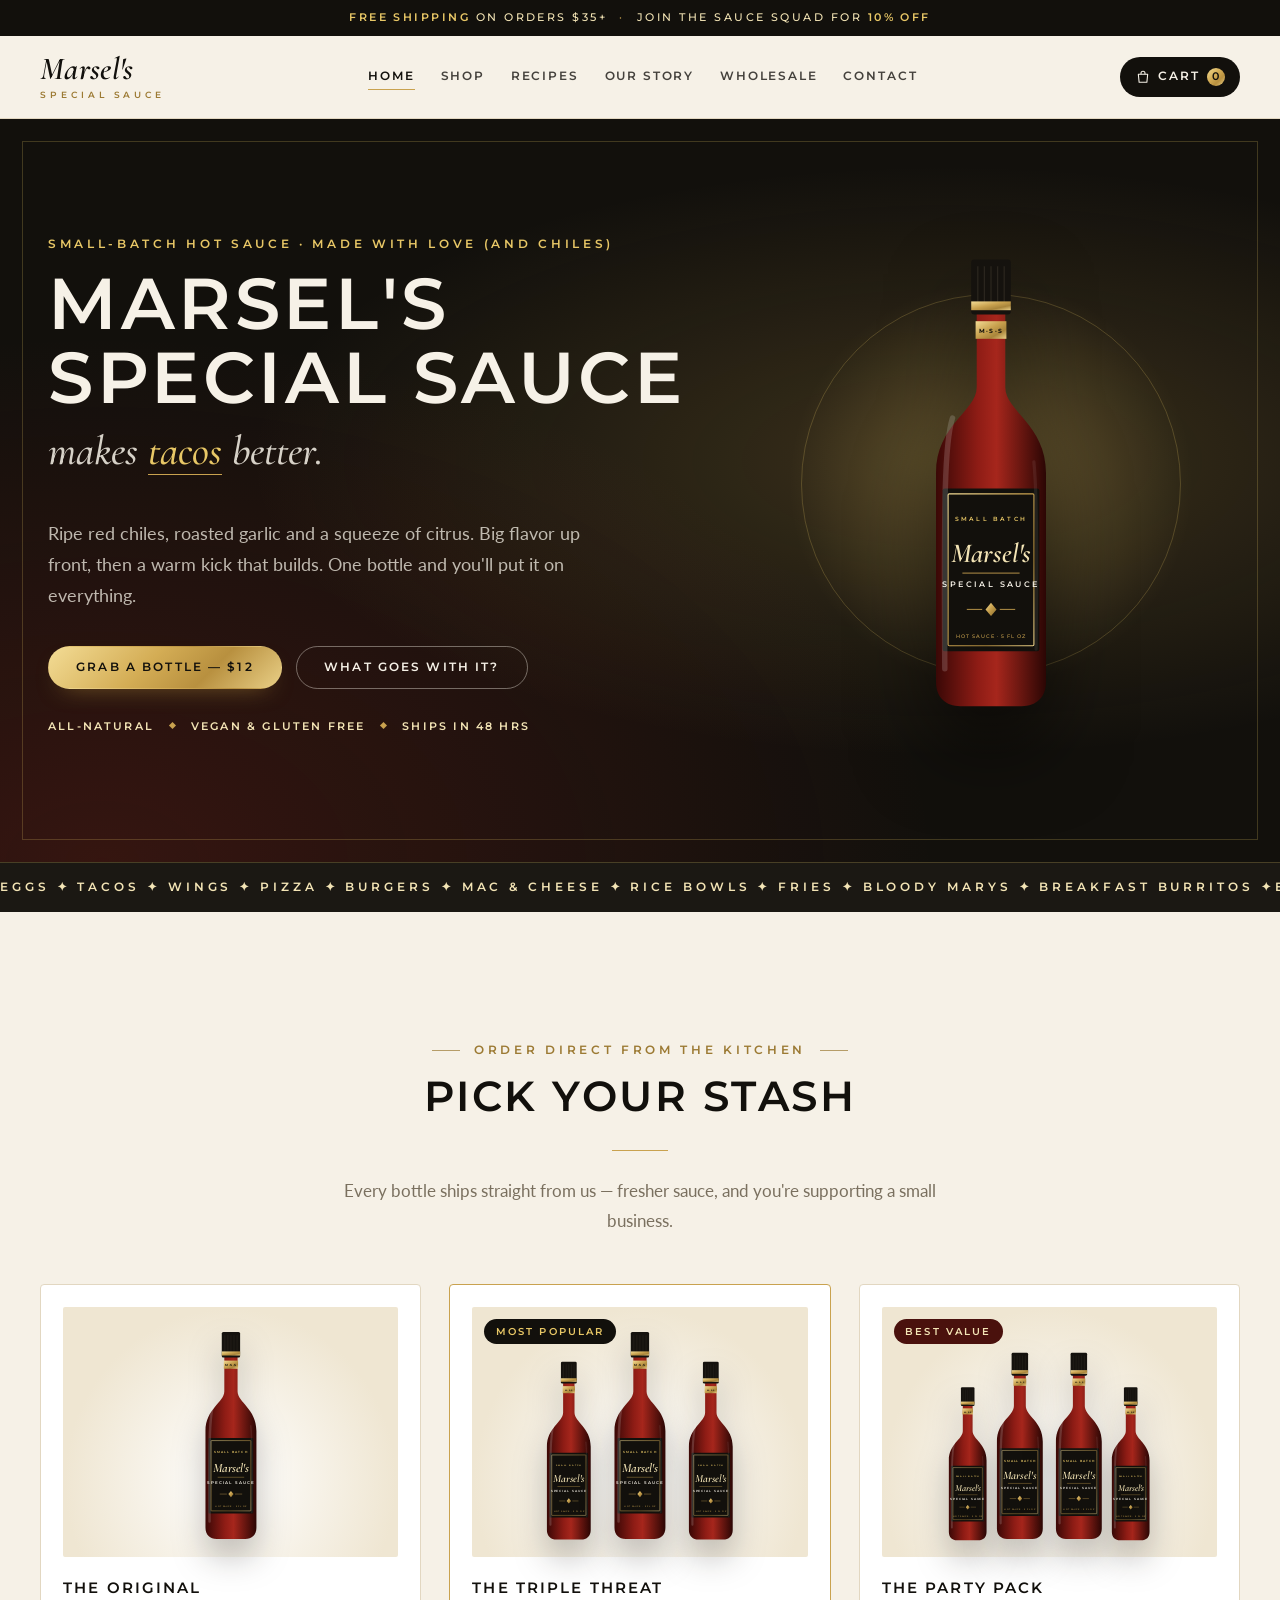
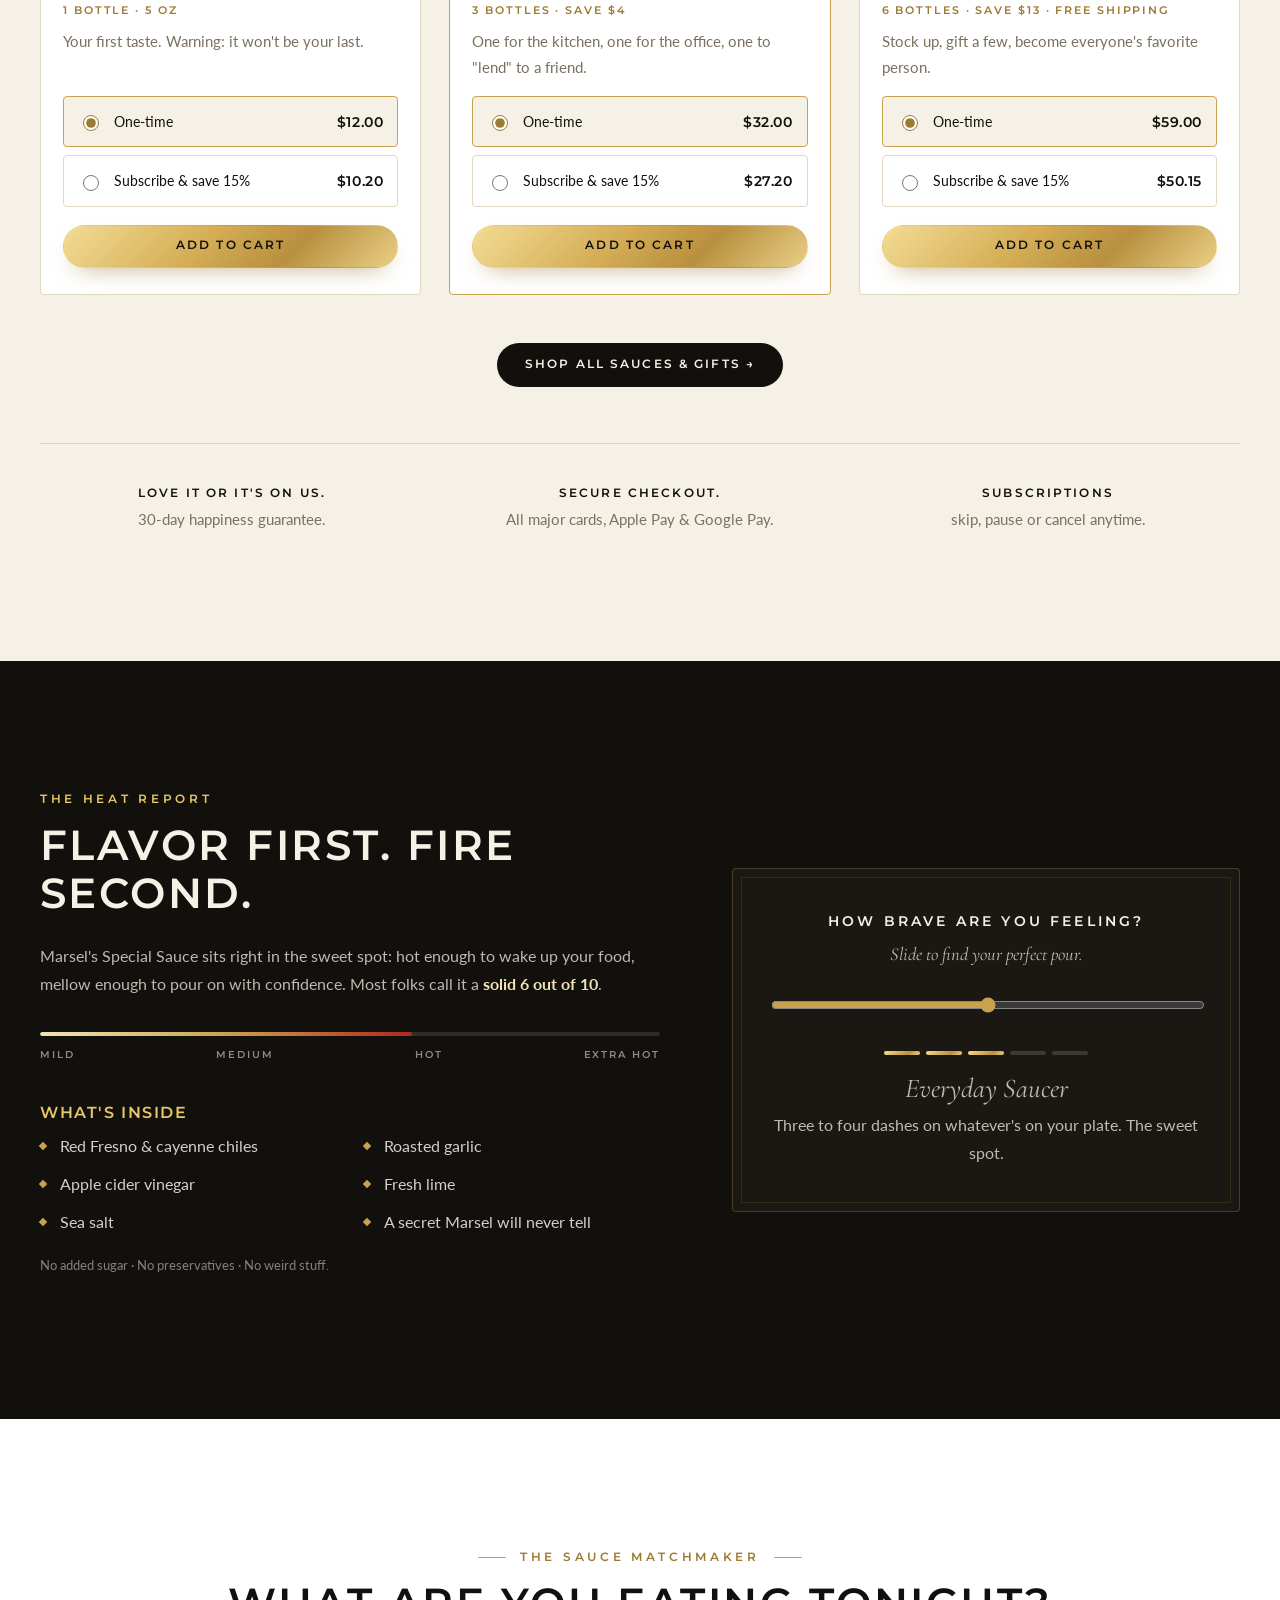
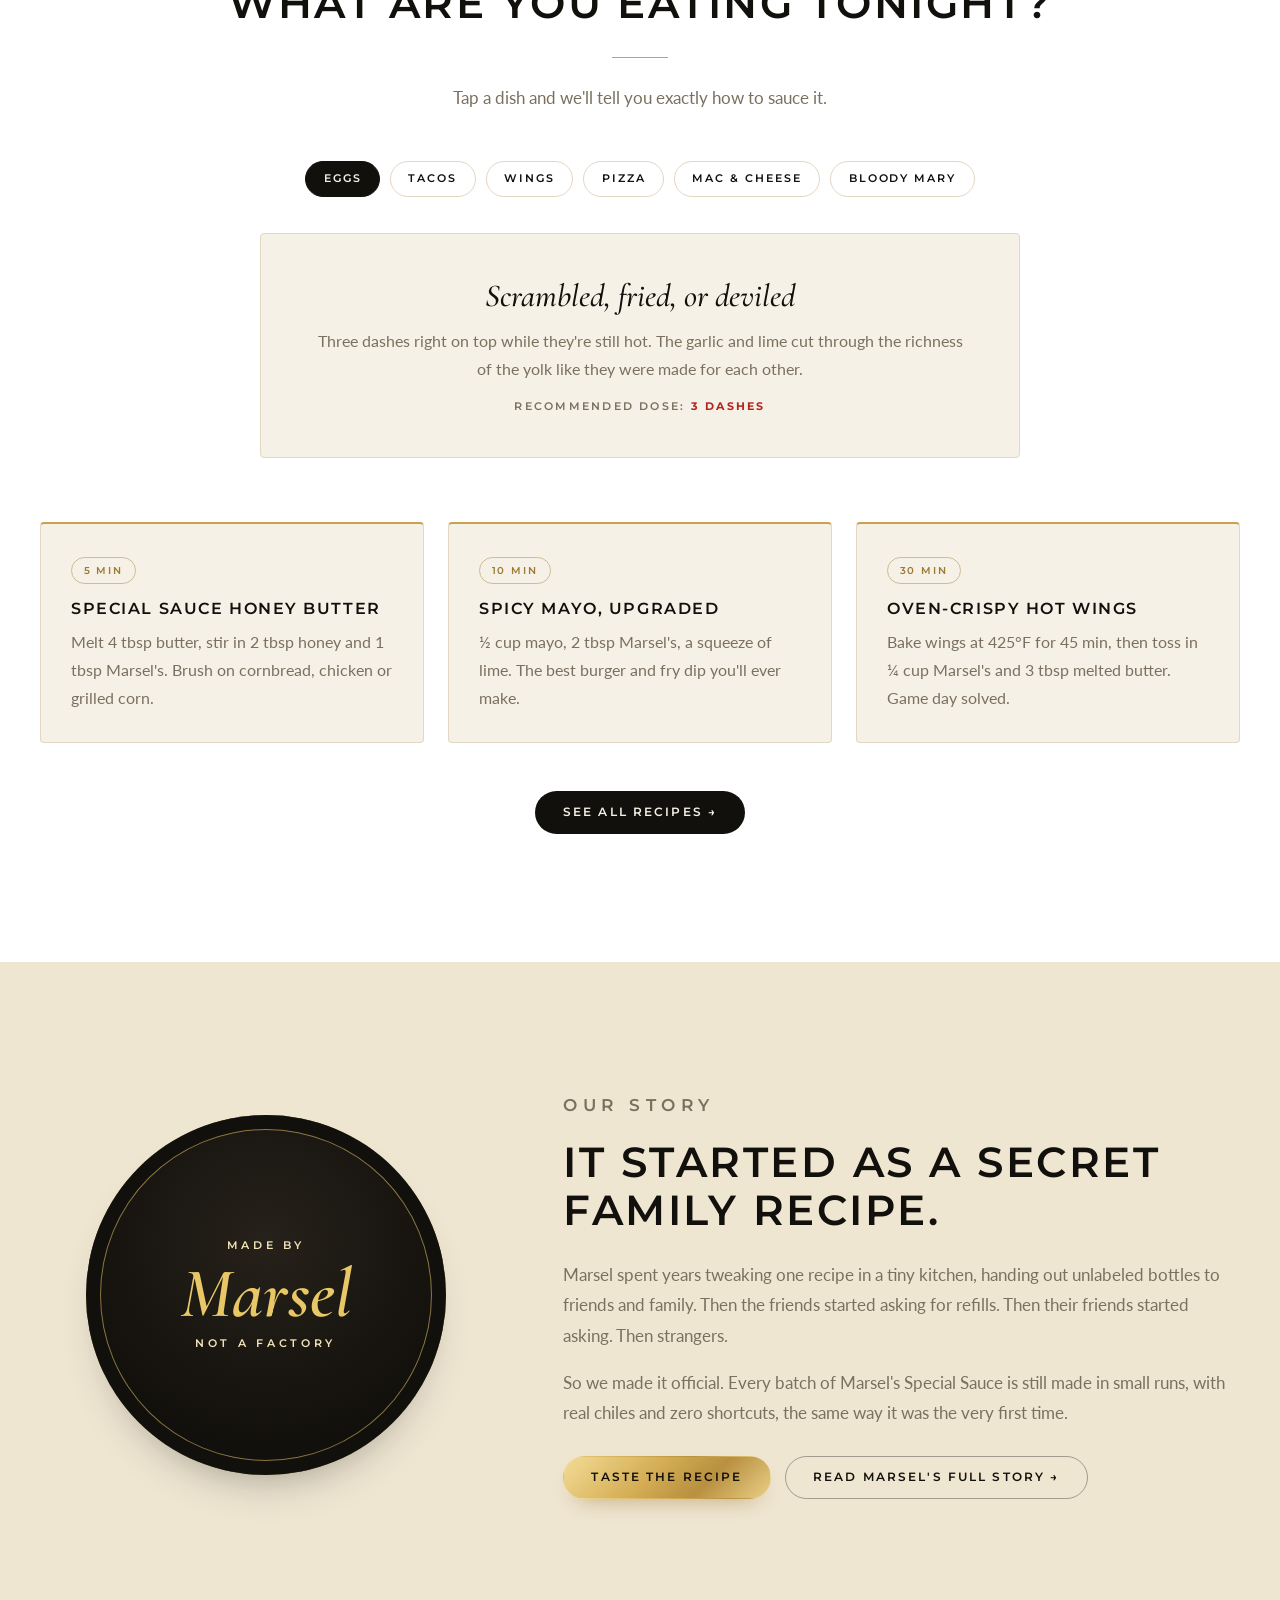
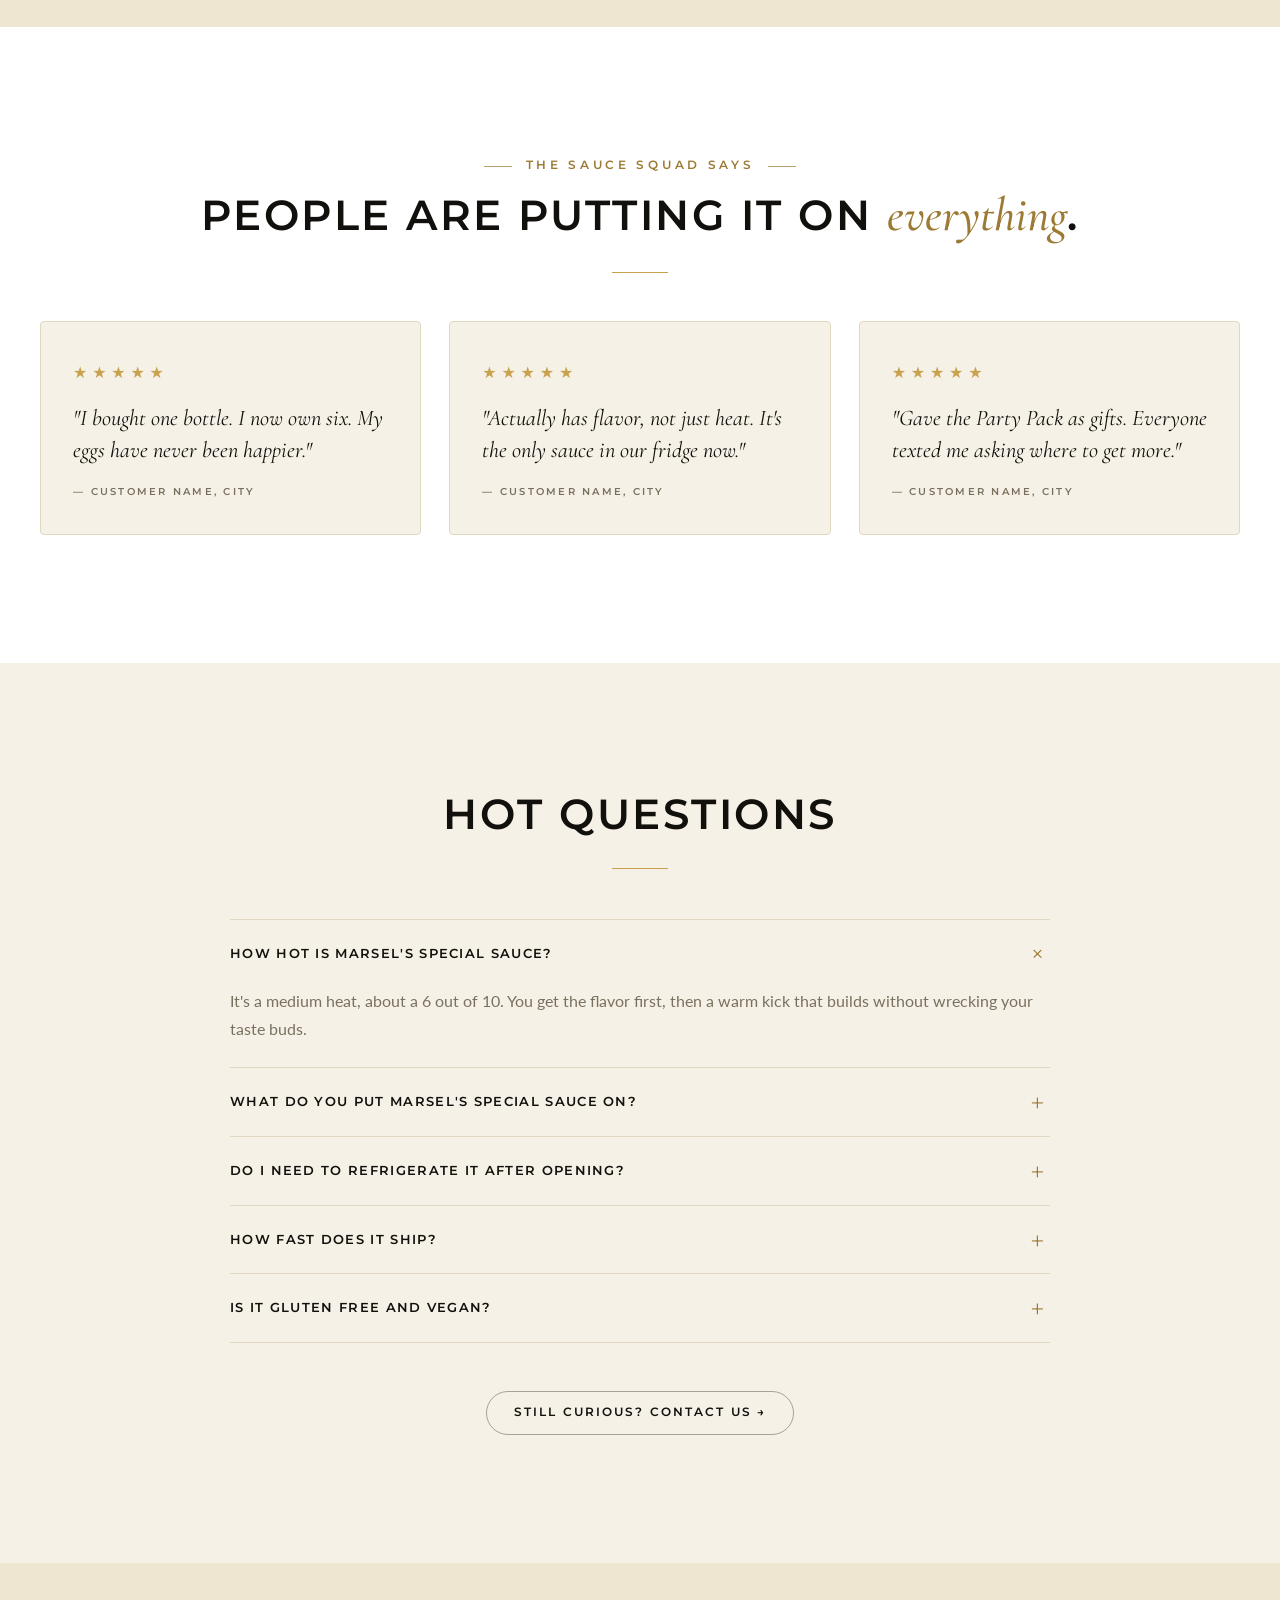
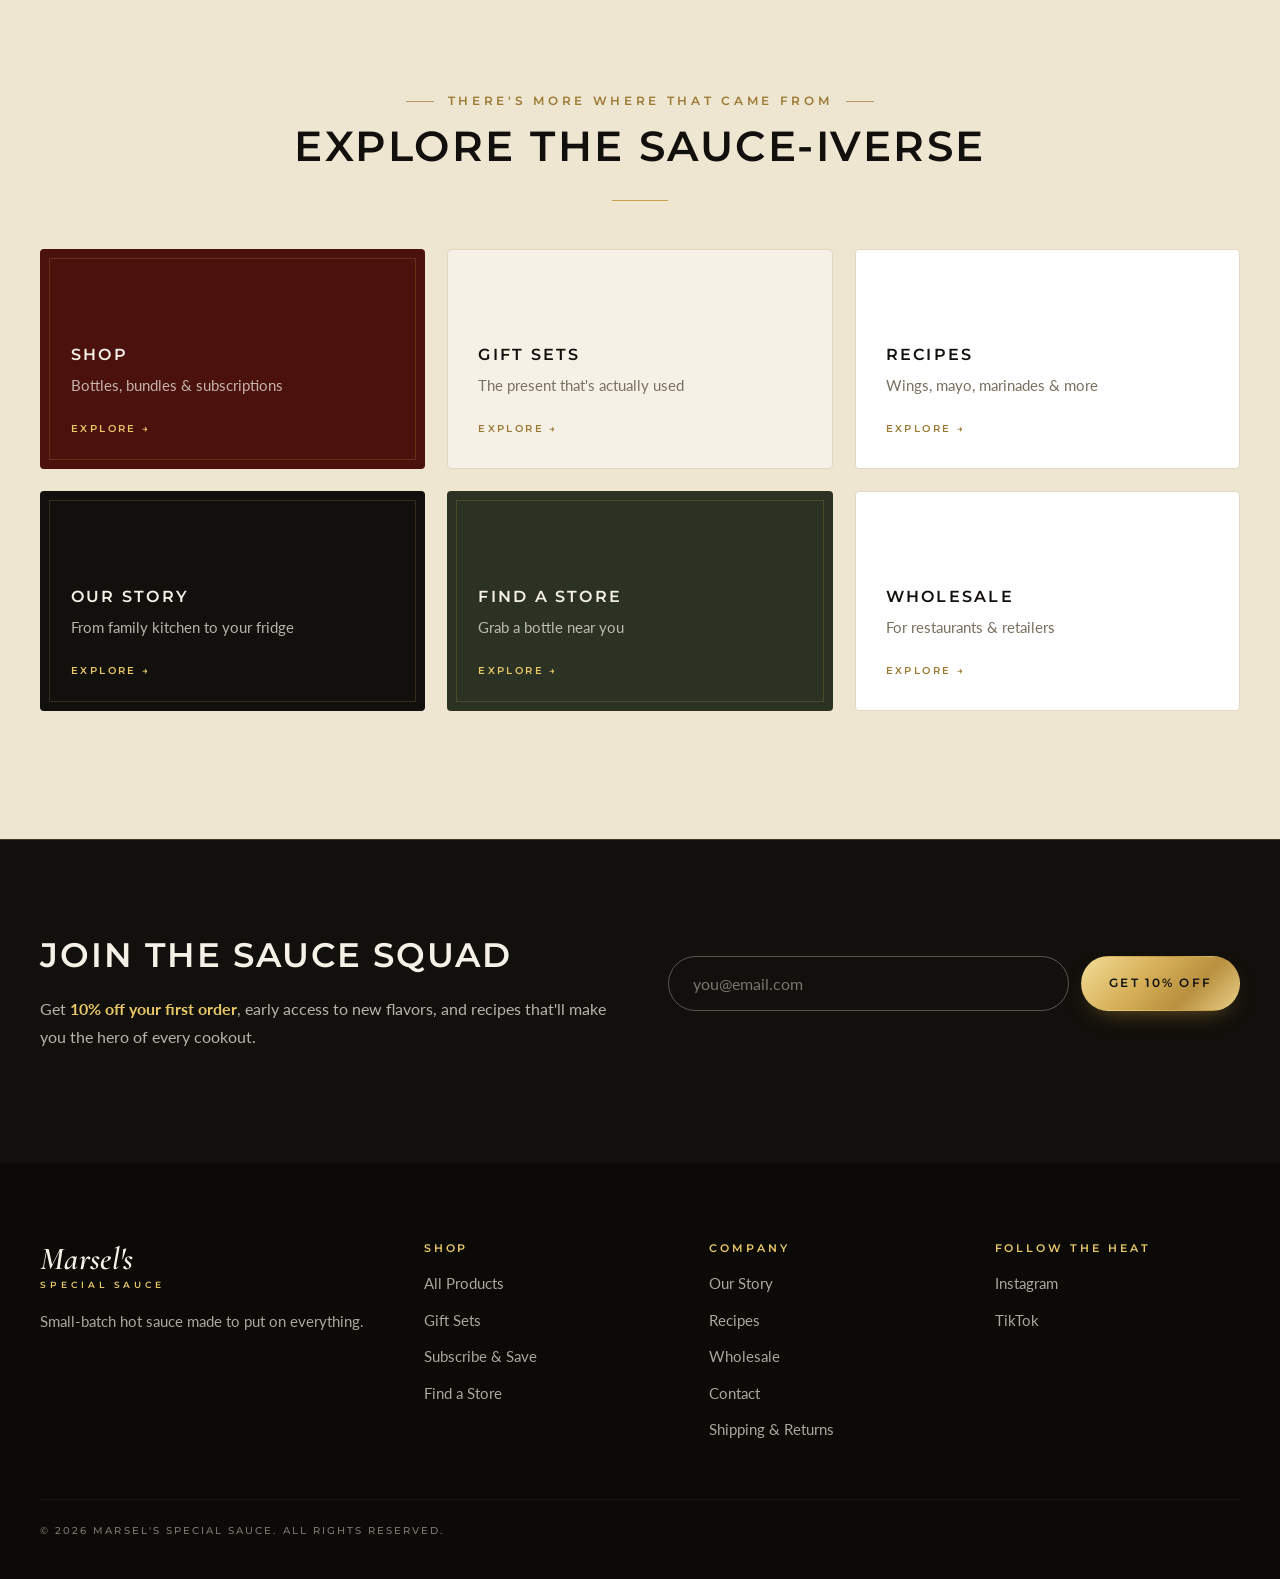
<file: index.html>
<!doctype html>
<html lang="en">
<head>
  <meta charset="utf-8">
  <meta name="viewport" content="width=device-width, initial-scale=1">

  <!-- ===== SEO: replace https://www.marselsspecialsauce.com with your real domain everywhere ===== -->
  <title>Marsel's Special Sauce | Small-Batch Hot Sauce – Buy Online</title>
  <meta name="description" content="Marsel's Special Sauce is a small-batch, all-natural hot sauce with bold flavor and a heat that builds. Perfect on wings, tacos, eggs and pizza. Order direct and get free shipping over $35.">
  <link rel="canonical" href="https://www.marselsspecialsauce.com/">
  <meta name="robots" content="index, follow, max-image-preview:large">
  <meta name="theme-color" content="#12100c">

  <!-- Open Graph / social sharing -->
  <meta property="og:type" content="website">
  <meta property="og:site_name" content="Marsel's Special Sauce">
  <meta property="og:title" content="Marsel's Special Sauce – Small-Batch Hot Sauce">
  <meta property="og:description" content="Flavor first, fire second. Small-batch hot sauce made to put on everything. Order direct.">
  <meta property="og:url" content="https://www.marselsspecialsauce.com/">
  <meta property="og:image" content="https://www.marselsspecialsauce.com/assets/og-image.jpg">
  <meta name="twitter:card" content="summary_large_image">
  <meta name="twitter:title" content="Marsel's Special Sauce – Small-Batch Hot Sauce">
  <meta name="twitter:description" content="Flavor first, fire second. Small-batch hot sauce made to put on everything.">
  <meta name="twitter:image" content="https://www.marselsspecialsauce.com/assets/og-image.jpg">
  <link rel="icon" href="favicon.svg" type="image/svg+xml">
  <link rel="manifest" href="site.webmanifest">
  <link rel="preconnect" href="https://fonts.googleapis.com">
  <link rel="preconnect" href="https://fonts.gstatic.com" crossorigin>
  <link href="https://fonts.googleapis.com/css2?family=Cormorant+Garamond:ital,wght@0,500;0,600;1,500;1,600&family=Lato:wght@400;700&family=Montserrat:wght@500;600;700&display=swap" rel="stylesheet">
  <link rel="stylesheet" href="styles.css">

  <!-- Structured data: helps Google show price, availability and FAQ rich results -->
  <script type="application/ld+json">
  {
    "@context": "https://schema.org",
    "@graph": [
      {
        "@type": "Organization",
        "@id": "https://www.marselsspecialsauce.com/#org",
        "name": "Marsel's Special Sauce",
        "url": "https://www.marselsspecialsauce.com/",
        "logo": "https://www.marselsspecialsauce.com/favicon.svg",
        "sameAs": [
          "https://www.instagram.com/marselsspecialsauce",
          "https://www.tiktok.com/@marselsspecialsauce"
        ]
      },
      {
        "@type": "WebSite",
        "@id": "https://www.marselsspecialsauce.com/#website",
        "url": "https://www.marselsspecialsauce.com/",
        "name": "Marsel's Special Sauce",
        "publisher": { "@id": "https://www.marselsspecialsauce.com/#org" }
      },
      {
        "@type": "Product",
        "@id": "https://www.marselsspecialsauce.com/#original",
        "name": "Marsel's Special Sauce – Original Hot Sauce (5 oz)",
        "description": "Small-batch, all-natural hot sauce with ripe red chiles, roasted garlic and a hint of citrus. Medium heat that builds.",
        "image": "https://www.marselsspecialsauce.com/assets/bottle.jpg",
        "sku": "MSS-ORIG-5OZ",
        "brand": { "@type": "Brand", "name": "Marsel's Special Sauce" },
        "category": "Food & Beverages > Condiments & Sauces > Hot Sauce",
        "offers": {
          "@type": "Offer",
          "url": "https://www.marselsspecialsauce.com/#shop",
          "priceCurrency": "USD",
          "price": "12.00",
          "availability": "https://schema.org/InStock",
          "itemCondition": "https://schema.org/NewCondition",
          "seller": { "@id": "https://www.marselsspecialsauce.com/#org" }
        }
      },
      {
        "@type": "FAQPage",
        "mainEntity": [
          {
            "@type": "Question",
            "name": "How hot is Marsel's Special Sauce?",
            "acceptedAnswer": { "@type": "Answer", "text": "It's a medium heat, about a 6 out of 10. You get the flavor first, then a warm kick that builds without wrecking your taste buds." }
          },
          {
            "@type": "Question",
            "name": "What do you put Marsel's Special Sauce on?",
            "acceptedAnswer": { "@type": "Answer", "text": "Everything. Fans' favorites are eggs, tacos, wings, pizza, burgers, mac and cheese, rice bowls and Bloody Marys." }
          },
          {
            "@type": "Question",
            "name": "Do I need to refrigerate it after opening?",
            "acceptedAnswer": { "@type": "Answer", "text": "It's shelf stable, but refrigerating after opening keeps the color bright and the flavor fresh longest." }
          },
          {
            "@type": "Question",
            "name": "How fast does it ship?",
            "acceptedAnswer": { "@type": "Answer", "text": "Orders ship within 2 business days. Shipping is free on orders over $35 in the United States." }
          },
          {
            "@type": "Question",
            "name": "Is it gluten free and vegan?",
            "acceptedAnswer": { "@type": "Answer", "text": "Yes. Marsel's Special Sauce is made with all-natural ingredients and is gluten free and vegan, with no added sugar or preservatives." }
          }
        ]
      }
    ]
  }
  </script>
</head>
<body>

  <!-- Shared illustrations (same set on every page so cart thumbnails always render).
       Swap for real product photography when you have it. -->
  <svg width="0" height="0" style="position:absolute" aria-hidden="true">
    <defs>
      <linearGradient id="glass" x1="0" x2="1">
        <stop offset="0" stop-color="#3a0806"/>
        <stop offset=".38" stop-color="#8e1c15"/>
        <stop offset=".55" stop-color="#a6261c"/>
        <stop offset="1" stop-color="#2b0604"/>
      </linearGradient>
      <linearGradient id="gold" x1="0" y1="0" x2="1" y2="1">
        <stop offset="0" stop-color="#f3dc95"/>
        <stop offset=".45" stop-color="#c9a24f"/>
        <stop offset=".72" stop-color="#a9853b"/>
        <stop offset="1" stop-color="#e9cf86"/>
      </linearGradient>
      <symbol id="bottle" viewBox="0 0 200 420">
        <path d="M87 52h26v70c0 22 37 34 37 78v190c0 14-9 22-22 22H72c-13 0-22-8-22-22V200c0-44 37-56 37-78z" fill="url(#glass)"/>
        <rect x="82" y="6" width="36" height="50" rx="3" fill="#15120e"/>
        <path d="M88 12v38M94 12v38M100 12v38M106 12v38M112 12v38" stroke="#2a251e" stroke-width="1.2"/>
        <rect x="82" y="44" width="36" height="8" fill="url(#gold)"/>
        <rect x="86" y="62" width="28" height="16" fill="url(#gold)"/>
        <text x="100" y="73" text-anchor="middle" font-family="Montserrat, sans-serif" font-weight="700" font-size="5" letter-spacing="1" fill="#12100c">M·S·S</text>
        <rect x="56" y="214" width="88" height="148" rx="2" fill="#12100c"/>
        <rect x="61" y="219" width="78" height="138" rx="1" fill="none" stroke="url(#gold)" stroke-width="1"/>
        <text x="100" y="244" text-anchor="middle" font-family="Montserrat, sans-serif" font-weight="600" font-size="5.5" letter-spacing="2" fill="#e8c766">SMALL BATCH</text>
        <text x="100" y="281" text-anchor="middle" font-family="Cormorant Garamond, Georgia, serif" font-style="italic" font-weight="600" font-size="25" fill="#f3e4b5">Marsel's</text>
        <line x1="74" y1="291" x2="126" y2="291" stroke="#c9a24f" stroke-width=".8"/>
        <text x="100" y="304" text-anchor="middle" font-family="Montserrat, sans-serif" font-weight="600" font-size="7" letter-spacing="2.2" fill="#f6f1e7">SPECIAL SAUCE</text>
        <path d="M100 318l5 6-5 6-5-6z" fill="url(#gold)"/>
        <path d="M78 324h14M108 324h14" stroke="#c9a24f" stroke-width=".8"/>
        <text x="100" y="350" text-anchor="middle" font-family="Montserrat, sans-serif" font-weight="500" font-size="4.6" letter-spacing=".9" fill="#c9a24f">HOT SAUCE · 5 FL OZ</text>
        <path d="M65 150c-7 22-8 70-7 228" stroke="#fff" stroke-opacity=".16" stroke-width="5" stroke-linecap="round" fill="none"/>
        <path d="M139 190c3 30 3 90 2 170" stroke="#fff" stroke-opacity=".07" stroke-width="3" stroke-linecap="round" fill="none"/>
      </symbol>
      <symbol id="gift" viewBox="0 0 200 200">
        <rect x="34" y="84" width="132" height="96" rx="2" fill="#12100c"/>
        <rect x="26" y="64" width="148" height="26" rx="2" fill="#1d1914"/>
        <rect x="94" y="64" width="12" height="116" fill="url(#gold)"/>
        <path d="M100 64c-18-26-46-20-38-6 6 10 24 8 38 6zM100 64c18-26 46-20 38-6-6 10-24 8-38 6z" fill="none" stroke="url(#gold)" stroke-width="4"/>
        <text x="64" y="146" text-anchor="middle" font-family="Cormorant Garamond, Georgia, serif" font-style="italic" font-weight="600" font-size="30" fill="#e8c766">M</text>
      </symbol>
      <symbol id="tee" viewBox="0 0 200 200">
        <path d="M62 24l24-8c4 12 24 12 28 0l24 8 44 34-20 32-18-12v104H56V78L38 90 18 58z" fill="#12100c"/>
        <text x="100" y="104" text-anchor="middle" font-family="Cormorant Garamond, Georgia, serif" font-style="italic" font-weight="600" font-size="24" fill="#e8c766">Marsel's</text>
        <text x="100" y="118" text-anchor="middle" font-family="Montserrat, sans-serif" font-weight="600" font-size="6" letter-spacing="2" fill="#f6f1e7">SPECIAL SAUCE</text>
      </symbol>
      <symbol id="hat" viewBox="0 0 200 200">
        <path d="M38 126c0-56 26-80 62-80s62 24 62 80z" fill="#12100c"/>
        <path d="M30 126h146c16 0 18 22 0 24-36 4-110 4-146-6-8-2-8-18 0-18z" fill="#1d1914"/>
        <circle cx="100" cy="46" r="6" fill="url(#gold)"/>
        <text x="100" y="108" text-anchor="middle" font-family="Cormorant Garamond, Georgia, serif" font-style="italic" font-weight="600" font-size="34" fill="#e8c766">M</text>
      </symbol>
      <symbol id="i-bag" viewBox="0 0 24 24">
        <path d="M5 8h14l-1.2 12H6.2L5 8z" fill="none" stroke="currentColor" stroke-width="1.6" stroke-linejoin="round"/>
        <path d="M9 8V6.5a3 3 0 0 1 6 0V8" fill="none" stroke="currentColor" stroke-width="1.6"/>
      </symbol>
      <symbol id="i-search" viewBox="0 0 24 24">
        <circle cx="11" cy="11" r="6.5" fill="none" stroke="currentColor" stroke-width="1.6"/>
        <path d="M16 16l4.5 4.5" stroke="currentColor" stroke-width="1.6" stroke-linecap="round"/>
      </symbol>
    </defs>
  </svg>

  <a class="skip-link" href="#main">Skip to content</a>
  <div class="announce" role="note">
    <strong>Free shipping</strong> on orders $35+  <span class="sep">·</span>  Join the Sauce Squad for <strong>10% off</strong>
  </div>

  <header class="site-header">
    <nav class="nav wrap" aria-label="Main">
      <a href="#top" class="logo" aria-label="Marsel's Special Sauce home">Marsel's<span>Special Sauce</span></a>
      <!-- Site pages. Links marked data-soon show a "coming soon" note until that page is built. -->
      <ul class="nav-links" id="site-menu" data-menu>
        <li><a href="index.html" class="nav-btn" aria-current="page">Home</a></li>
        <li><a href="shop.html" class="nav-btn">Shop</a></li>
        <li><a href="recipes.html" class="nav-btn">Recipes</a></li>
        <li><a href="our-story.html" class="nav-btn">Our Story</a></li>
        <li><a href="wholesale.html" class="nav-btn">Wholesale</a></li>
        <li><a href="contact.html" class="nav-btn">Contact</a></li>
      </ul>
      <div class="nav-actions">
        <button class="cart-btn" type="button" aria-controls="cart" aria-expanded="false" data-open-cart>
          <svg class="icon" aria-hidden="true"><use href="#i-bag"/></svg> <span class="cart-label">Cart</span> <span class="cart-count" data-cart-count>0</span>
        </button>
        <button class="menu-btn" type="button" aria-controls="site-menu" aria-expanded="false" aria-label="Open menu" data-menu-btn>
          <span></span><span></span><span></span>
        </button>
      </div>
    </nav>
  </header>

  <main id="main">

    <!-- ===== HERO ===== -->
    <section class="hero" id="top">
      <div class="wrap hero-grid">
        <div class="hero-copy">
          <p class="eyebrow">Small-batch hot sauce · Made with love (and chiles)</p>
          <h1>Marsel's Special Sauce<br><span class="h1-sub">makes <span class="swap" data-swap>everything</span> better.</span></h1>
          <p class="lede">Ripe red chiles, roasted garlic and a squeeze of citrus. Big flavor up front, then a warm kick that builds. One bottle and you'll put it on everything.</p>
          <div class="hero-ctas">
            <a href="#shop" class="btn btn-primary">Grab a Bottle — $12</a>
            <a href="#pairings" class="btn btn-ghost">What goes with it?</a>
          </div>
          <ul class="trust">
            <li>All-natural</li>
            <li>Vegan &amp; gluten free</li>
            <li>Ships in 48 hrs</li>
          </ul>
        </div>
        <div class="hero-art">
          <div class="burst" aria-hidden="true"></div>
          <svg class="hero-bottle" viewBox="0 0 200 420" role="img" aria-label="Bottle of Marsel's Special Sauce"><use href="#bottle"/></svg>
          <div class="sticker sticker-a">Medium<br>heat</div>
          <div class="sticker sticker-b">Small<br>batch</div>
        </div>
      </div>
    </section>

    <!-- ===== MARQUEE ===== -->
    <div class="marquee" aria-hidden="true">
      <div class="marquee-track">
        <span>Eggs ✦ Tacos ✦ Wings ✦ Pizza ✦ Burgers ✦ Mac &amp; Cheese ✦ Rice Bowls ✦ Fries ✦ Bloody Marys ✦ Breakfast Burritos ✦ </span>
        <span>Eggs ✦ Tacos ✦ Wings ✦ Pizza ✦ Burgers ✦ Mac &amp; Cheese ✦ Rice Bowls ✦ Fries ✦ Bloody Marys ✦ Breakfast Burritos ✦ </span>
      </div>
    </div>

    <!-- ===== SHOP ===== -->
    <!-- Prices are placeholders — update them here AND in main.js (PRODUCTS) AND in the JSON-LD above. -->
    <section class="shop" id="shop" aria-labelledby="shop-title">
      <div class="wrap">
        <p class="eyebrow center">Order direct from the kitchen</p>
        <h2 id="shop-title" class="center">Pick your stash</h2>
        <p class="section-lede center">Every bottle ships straight from us — fresher sauce, and you're supporting a small business.</p>
        <div class="products">
          <article class="product" data-product="single">
            <div class="product-art"><svg viewBox="0 0 200 420" aria-hidden="true"><use href="#bottle"/></svg></div>
            <h3>The Original</h3>
            <p class="product-meta">1 bottle · 5 oz</p>
            <p class="product-desc">Your first taste. Warning: it won't be your last.</p>
            <fieldset class="buy-type">
              <legend class="sr-only">Purchase type</legend>
              <label><input type="radio" name="t-single" value="once" checked> One-time <b data-price>$12.00</b></label>
              <label><input type="radio" name="t-single" value="sub"> Subscribe &amp; save 15%</label>
            </fieldset>
            <button class="btn btn-primary btn-block" type="button" data-add="single">Add to cart</button>
          </article>

          <article class="product featured" data-product="triple">
            <span class="ribbon">Most popular</span>
            <div class="product-art multi">
              <svg viewBox="0 0 200 420" aria-hidden="true"><use href="#bottle"/></svg>
              <svg viewBox="0 0 200 420" aria-hidden="true"><use href="#bottle"/></svg>
              <svg viewBox="0 0 200 420" aria-hidden="true"><use href="#bottle"/></svg>
            </div>
            <h3>The Triple Threat</h3>
            <p class="product-meta">3 bottles · Save $4</p>
            <p class="product-desc">One for the kitchen, one for the office, one to "lend" to a friend.</p>
            <fieldset class="buy-type">
              <legend class="sr-only">Purchase type</legend>
              <label><input type="radio" name="t-triple" value="once" checked> One-time <b data-price>$32.00</b></label>
              <label><input type="radio" name="t-triple" value="sub"> Subscribe &amp; save 15%</label>
            </fieldset>
            <button class="btn btn-primary btn-block" type="button" data-add="triple">Add to cart</button>
          </article>

          <article class="product" data-product="party">
            <span class="ribbon ribbon-alt">Best value</span>
            <div class="product-art multi six">
              <svg viewBox="0 0 200 420" aria-hidden="true"><use href="#bottle"/></svg>
              <svg viewBox="0 0 200 420" aria-hidden="true"><use href="#bottle"/></svg>
              <svg viewBox="0 0 200 420" aria-hidden="true"><use href="#bottle"/></svg>
              <svg viewBox="0 0 200 420" aria-hidden="true"><use href="#bottle"/></svg>
            </div>
            <h3>The Party Pack</h3>
            <p class="product-meta">6 bottles · Save $13 · Free shipping</p>
            <p class="product-desc">Stock up, gift a few, become everyone's favorite person.</p>
            <fieldset class="buy-type">
              <legend class="sr-only">Purchase type</legend>
              <label><input type="radio" name="t-party" value="once" checked> One-time <b data-price>$59.00</b></label>
              <label><input type="radio" name="t-party" value="sub"> Subscribe &amp; save 15%</label>
            </fieldset>
            <button class="btn btn-primary btn-block" type="button" data-add="party">Add to cart</button>
          </article>
        </div>
        <div class="section-cta">
          <a href="shop.html" class="btn btn-dark">Shop all sauces &amp; gifts →</a>
        </div>

        <ul class="guarantees">
          <li><strong>Love it or it's on us.</strong> 30-day happiness guarantee.</li>
          <li><strong>Secure checkout.</strong> All major cards, Apple Pay &amp; Google Pay.</li>
          <li><strong>Subscriptions</strong> skip, pause or cancel anytime.</li>
        </ul>
      </div>
    </section>

    <!-- ===== HEAT METER ===== -->
    <section class="heat" id="heat" aria-labelledby="heat-title">
      <div class="wrap heat-grid">
        <div>
          <p class="eyebrow">The heat report</p>
          <h2 id="heat-title">Flavor first. Fire second.</h2>
          <p>Marsel's Special Sauce sits right in the sweet spot: hot enough to wake up your food, mellow enough to pour on with confidence. Most folks call it a <strong>solid 6 out of 10</strong>.</p>
          <div class="meter" role="img" aria-label="Heat level 6 out of 10">
            <div class="meter-fill" data-meter></div>
            <div class="meter-labels"><span>Mild</span><span>Medium</span><span>Hot</span><span>Extra hot</span></div>
          </div>
          <h3 class="ingredients-title">What's inside</h3>
          <ul class="ingredients">
            <li>Red Fresno &amp; cayenne chiles</li>
            <li>Roasted garlic</li>
            <li>Apple cider vinegar</li>
            <li>Fresh lime</li>
            <li>Sea salt</li>
            <li>A secret Marsel will never tell</li>
          </ul>
          <p class="fine">No added sugar · No preservatives · No weird stuff. <!-- Confirm ingredients match your actual recipe/label. --></p>
        </div>
        <div class="brave-card">
          <h3>How brave are you feeling?</h3>
          <p>Slide to find your perfect pour.</p>
          <label for="brave" class="sr-only">Bravery level</label>
          <input type="range" id="brave" min="1" max="5" value="3" data-brave>
          <div class="brave-out" aria-live="polite">
            <div class="brave-peppers" data-brave-peppers></div>
            <p class="brave-title" data-brave-title></p>
            <p class="brave-text" data-brave-text></p>
          </div>
        </div>
      </div>
    </section>

    <!-- ===== PAIRINGS (SEO content + interactive matchmaker) ===== -->
    <section class="pairings" id="pairings" aria-labelledby="pairings-title">
      <div class="wrap">
        <p class="eyebrow center">The Sauce Matchmaker</p>
        <h2 id="pairings-title" class="center">What are you eating tonight?</h2>
        <p class="section-lede center">Tap a dish and we'll tell you exactly how to sauce it.</p>
        <div class="chips" role="tablist" aria-label="Pick a dish" data-chips>
          <button role="tab" aria-selected="true" data-food="eggs">Eggs</button>
          <button role="tab" aria-selected="false" data-food="tacos">Tacos</button>
          <button role="tab" aria-selected="false" data-food="wings">Wings</button>
          <button role="tab" aria-selected="false" data-food="pizza">Pizza</button>
          <button role="tab" aria-selected="false" data-food="mac">Mac &amp; Cheese</button>
          <button role="tab" aria-selected="false" data-food="drinks">Bloody Mary</button>
        </div>
        <div class="match" role="tabpanel" aria-live="polite" data-match>
          <div>
            <h3 data-match-title>Scrambled, fried, or deviled</h3>
            <p data-match-text>Three dashes right on top while they're still hot. The garlic and lime cut through the richness of the yolk like they were made for each other.</p>
            <p class="match-dose"><span>Recommended dose:</span> <strong data-match-dose>3 dashes</strong></p>
          </div>
        </div>
        <div class="recipes">
          <article class="recipe">
            <span class="recipe-tag">5 min</span>
            <h3>Special Sauce Honey Butter</h3>
            <p>Melt 4 tbsp butter, stir in 2 tbsp honey and 1 tbsp Marsel's. Brush on cornbread, chicken or grilled corn.</p>
          </article>
          <article class="recipe">
            <span class="recipe-tag">10 min</span>
            <h3>Spicy Mayo, Upgraded</h3>
            <p>½ cup mayo, 2 tbsp Marsel's, a squeeze of lime. The best burger and fry dip you'll ever make.</p>
          </article>
          <article class="recipe">
            <span class="recipe-tag">30 min</span>
            <h3>Oven-Crispy Hot Wings</h3>
            <p>Bake wings at 425°F for 45 min, then toss in ¼ cup Marsel's and 3 tbsp melted butter. Game day solved.</p>
          </article>
        </div>
        <div class="section-cta">
          <a href="recipes.html" class="btn btn-dark">See all recipes →</a>
        </div>
      </div>
    </section>

    <!-- ===== STORY ===== -->
    <section class="story" id="story" aria-labelledby="story-title">
      <div class="wrap story-grid">
        <div class="story-badge" aria-hidden="true">
          <span>Made by</span>
          <strong>Marsel</strong>
          <span>not a factory</span>
        </div>
        <div>
          <p class="eyebrow">Our story</p>
          <h2 id="story-title">It started as a secret family recipe.</h2>
          <!-- Replace with Marsel's real story — authentic founder stories convert and rank well. -->
          <p>Marsel spent years tweaking one recipe in a tiny kitchen, handing out unlabeled bottles to friends and family. Then the friends started asking for refills. Then their friends started asking. Then strangers.</p>
          <p>So we made it official. Every batch of Marsel's Special Sauce is still made in small runs, with real chiles and zero shortcuts, the same way it was the very first time.</p>
          <div class="btn-row">
            <a href="#shop" class="btn btn-primary">Taste the recipe</a>
            <a href="our-story.html" class="btn btn-ghost">Read Marsel's full story →</a>
          </div>
        </div>
      </div>
    </section>

    <!-- ===== REVIEWS ===== -->
    <!-- PLACEHOLDER REVIEWS: replace with real customer reviews before launch.
         Only add AggregateRating/Review structured data once these are real. -->
    <section class="reviews" aria-labelledby="reviews-title">
      <div class="wrap">
        <p class="eyebrow center">The Sauce Squad says</p>
        <h2 id="reviews-title" class="center">People are putting it on <em>everything</em>.</h2>
        <div class="review-grid">
          <figure class="review">
            <div class="stars" aria-label="5 out of 5 stars">★★★★★</div>
            <blockquote>"I bought one bottle. I now own six. My eggs have never been happier."</blockquote>
            <figcaption>— Customer name, City</figcaption>
          </figure>
          <figure class="review tilt">
            <div class="stars" aria-label="5 out of 5 stars">★★★★★</div>
            <blockquote>"Actually has flavor, not just heat. It's the only sauce in our fridge now."</blockquote>
            <figcaption>— Customer name, City</figcaption>
          </figure>
          <figure class="review">
            <div class="stars" aria-label="5 out of 5 stars">★★★★★</div>
            <blockquote>"Gave the Party Pack as gifts. Everyone texted me asking where to get more."</blockquote>
            <figcaption>— Customer name, City</figcaption>
          </figure>
        </div>
      </div>
    </section>

    <!-- ===== FAQ (mirrors FAQPage JSON-LD in <head>) ===== -->
    <section class="faq" id="faq" aria-labelledby="faq-title">
      <div class="wrap narrow">
        <h2 id="faq-title" class="center">Hot questions</h2>
        <details open>
          <summary>How hot is Marsel's Special Sauce?</summary>
          <p>It's a medium heat, about a 6 out of 10. You get the flavor first, then a warm kick that builds without wrecking your taste buds.</p>
        </details>
        <details>
          <summary>What do you put Marsel's Special Sauce on?</summary>
          <p>Everything. Fans' favorites are eggs, tacos, wings, pizza, burgers, mac and cheese, rice bowls and Bloody Marys.</p>
        </details>
        <details>
          <summary>Do I need to refrigerate it after opening?</summary>
          <p>It's shelf stable, but refrigerating after opening keeps the color bright and the flavor fresh longest.</p>
        </details>
        <details>
          <summary>How fast does it ship?</summary>
          <p>Orders ship within 2 business days. Shipping is free on orders over $35 in the United States.</p>
        </details>
        <details>
          <summary>Is it gluten free and vegan?</summary>
          <p>Yes. Marsel's Special Sauce is made with all-natural ingredients and is gluten free and vegan, with no added sugar or preservatives.</p>
        </details>
        <div class="section-cta">
          <a href="contact.html" class="btn btn-ghost">Still curious? Contact us →</a>
        </div>
      </div>
    </section>

    <!-- ===== EXPLORE: preview of every page on the site ===== -->
    <section class="explore" aria-labelledby="explore-title">
      <div class="wrap">
        <p class="eyebrow center">There's more where that came from</p>
        <h2 id="explore-title" class="center">Explore the Sauce-iverse</h2>
        <div class="tiles">
          <a href="shop.html" class="tile tile-red">
            <strong>Shop</strong>
            <span>Bottles, bundles &amp; subscriptions</span>
          </a>
          <a href="shop.html#gifts" class="tile tile-yellow">
            <strong>Gift Sets</strong>
            <span>The present that's actually used</span>
          </a>
          <a href="recipes.html" class="tile tile-cream">
            <strong>Recipes</strong>
            <span>Wings, mayo, marinades &amp; more</span>
          </a>
          <a href="our-story.html" class="tile tile-ink">
            <strong>Our Story</strong>
            <span>From family kitchen to your fridge</span>
          </a>
          <a href="find-a-store.html" class="tile tile-green">
            <strong>Find a Store</strong>
            <span>Grab a bottle near you</span>
          </a>
          <a href="wholesale.html" class="tile tile-cream">
            <strong>Wholesale</strong>
            <span>For restaurants &amp; retailers</span>
          </a>
        </div>
      </div>
    </section>

    <!-- ===== EMAIL CAPTURE ===== -->
    <section class="squad" id="squad" aria-labelledby="squad-title">
      <div class="wrap squad-inner">
        <div>
          <h2 id="squad-title">Join the Sauce Squad</h2>
          <p>Get <strong>10% off your first order</strong>, early access to new flavors, and recipes that'll make you the hero of every cookout.</p>
        </div>
        <!-- Connect to your email platform (Klaviyo, Mailchimp, Shopify Email) by setting the form action in main.js -->
        <form class="squad-form" data-signup novalidate>
          <label for="email" class="sr-only">Email address</label>
          <input type="email" id="email" name="email" placeholder="you@email.com" autocomplete="email" required>
          <button class="btn btn-yellow" type="submit">Get 10% off</button>
          <p class="form-msg" data-signup-msg aria-live="polite"></p>
        </form>
      </div>
    </section>
  </main>

  <footer class="footer">
    <div class="wrap footer-grid">
      <div>
        <a href="#top" class="logo logo-light">Marsel's<span>Special Sauce</span></a>
        <p>Small-batch hot sauce made to put on everything.</p>
      </div>
      <nav aria-label="Footer">
        <h3>Shop</h3>
        <ul>
          <li><a href="shop.html">All Products</a></li>
          <li><a href="shop.html#gifts">Gift Sets</a></li>
          <li><a href="shop.html#subscribe">Subscribe &amp; Save</a></li>
          <li><a href="find-a-store.html">Find a Store</a></li>
        </ul>
      </nav>
      <nav aria-label="Help">
        <h3>Company</h3>
        <ul>
          <li><a href="our-story.html">Our Story</a></li>
          <li><a href="recipes.html">Recipes</a></li>
          <li><a href="wholesale.html">Wholesale</a></li>
          <li><a href="contact.html">Contact</a></li>
          <li><a href="shipping-returns.html">Shipping &amp; Returns</a></li>
        </ul>
      </nav>
      <div>
        <h3>Follow the heat</h3>
        <ul>
          <li><a href="https://www.instagram.com/marselsspecialsauce" rel="noopener">Instagram</a></li>
          <li><a href="https://www.tiktok.com/@marselsspecialsauce" rel="noopener">TikTok</a></li>
        </ul>
      </div>
    </div>
    <p class="wrap copyright">© <span data-year>2026</span> Marsel's Special Sauce. All rights reserved.</p>
  </footer>

  <!-- Sticky mobile buy bar -->
  <div class="mobile-buy" data-mobile-buy>
    <span>The Original · <b>$12</b></span>
    <button class="btn btn-primary" type="button" data-add="single" data-quick>Add to cart</button>
  </div>

  <!-- Cart drawer -->
  <div class="cart-scrim" data-cart-scrim hidden></div>
  <aside class="cart" id="cart" aria-label="Shopping cart" aria-hidden="true" data-cart>
    <div class="cart-head">
      <h2>Your Stash</h2>
      <button type="button" class="cart-close" aria-label="Close cart" data-close-cart>✕</button>
    </div>
    <div class="ship-progress">
      <p data-ship-msg>You're $35.00 away from free shipping!</p>
      <div class="ship-bar"><div data-ship-bar></div></div>
    </div>
    <ul class="cart-items" data-cart-items></ul>
    <div class="cart-empty" data-cart-empty>
      <p>Your cart is emptier than a bottle after taco night.</p>
      <a href="#shop" class="btn btn-primary" data-close-cart>Start shopping</a>
    </div>
    <div class="cart-foot">
      <div class="cart-total"><span>Subtotal</span><strong data-cart-total>$0.00</strong></div>
      <button class="btn btn-primary btn-block" type="button" data-checkout>Checkout</button>
      <p class="fine center">Taxes &amp; shipping calculated at checkout</p>
    </div>
  </aside>
  <div class="toast" role="status" aria-live="polite" data-toast></div>

  <script src="main.js" defer></script>
</body>
</html>
</file>
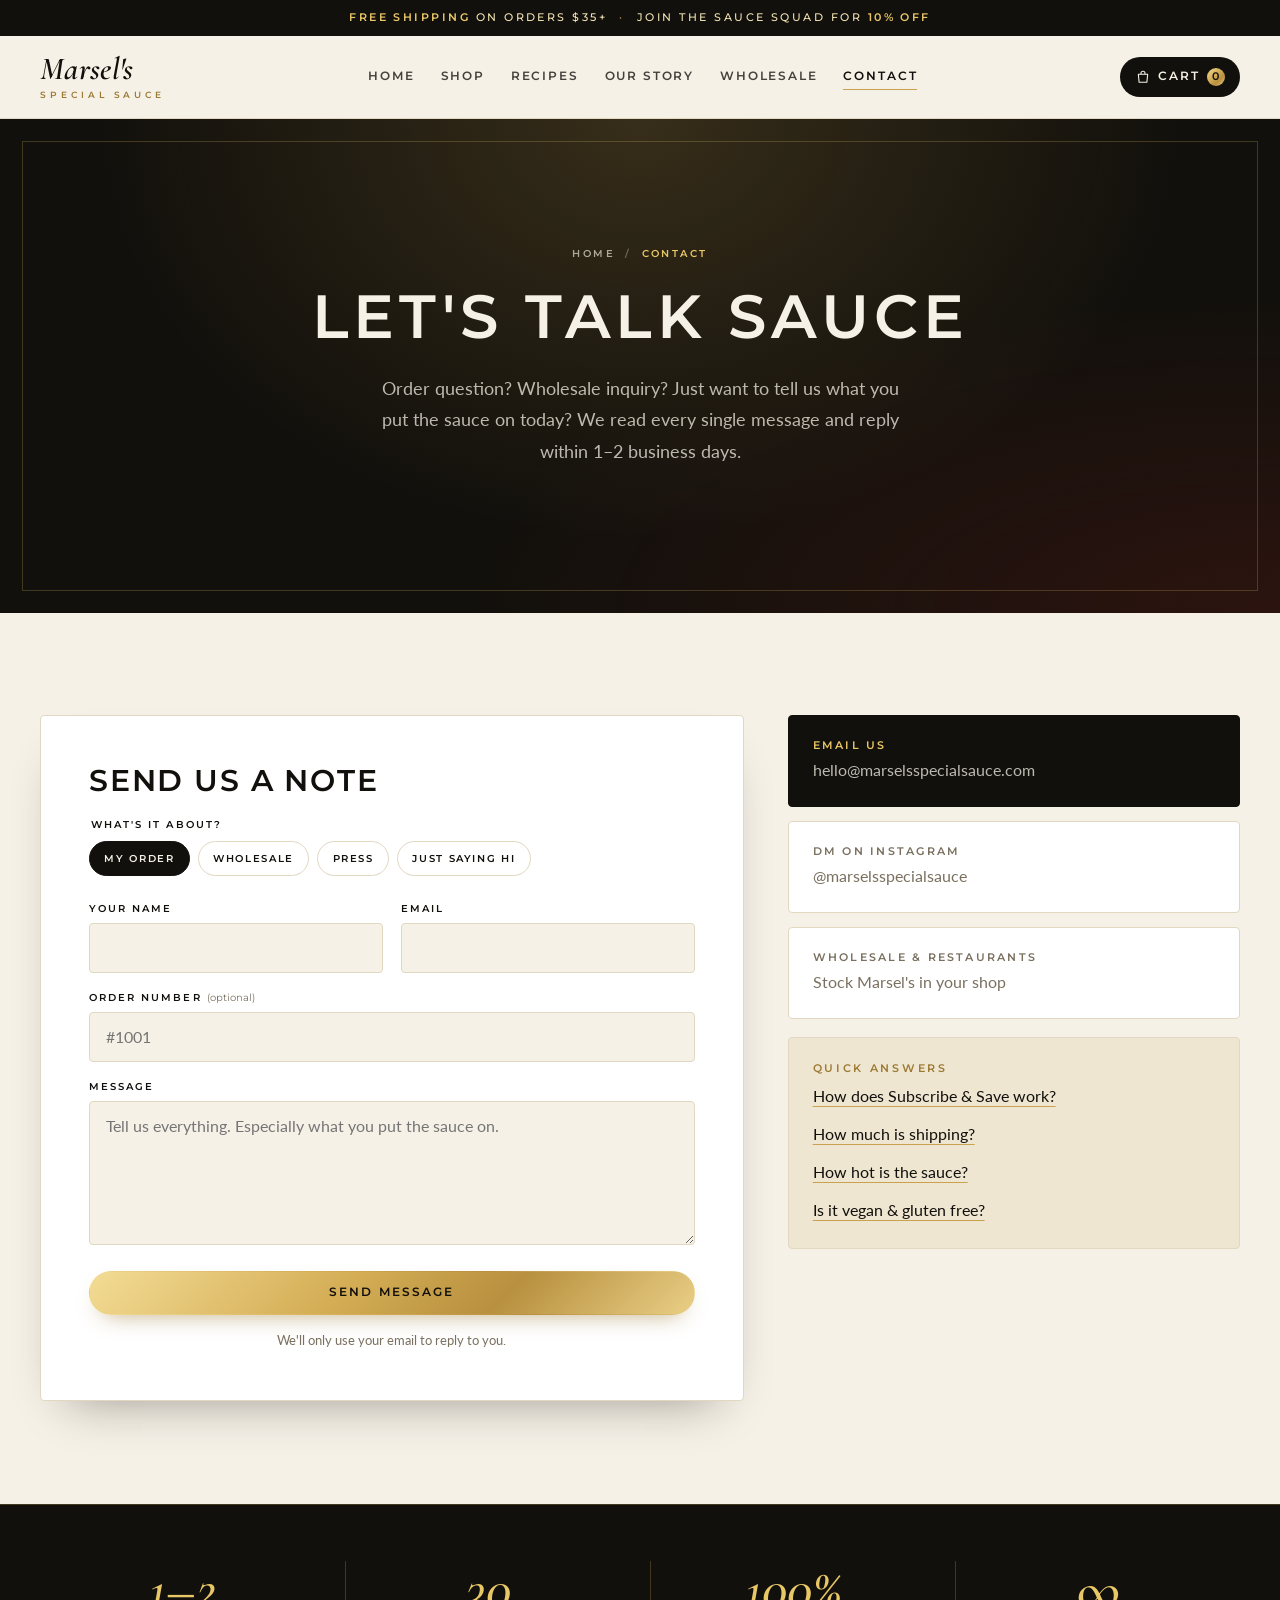
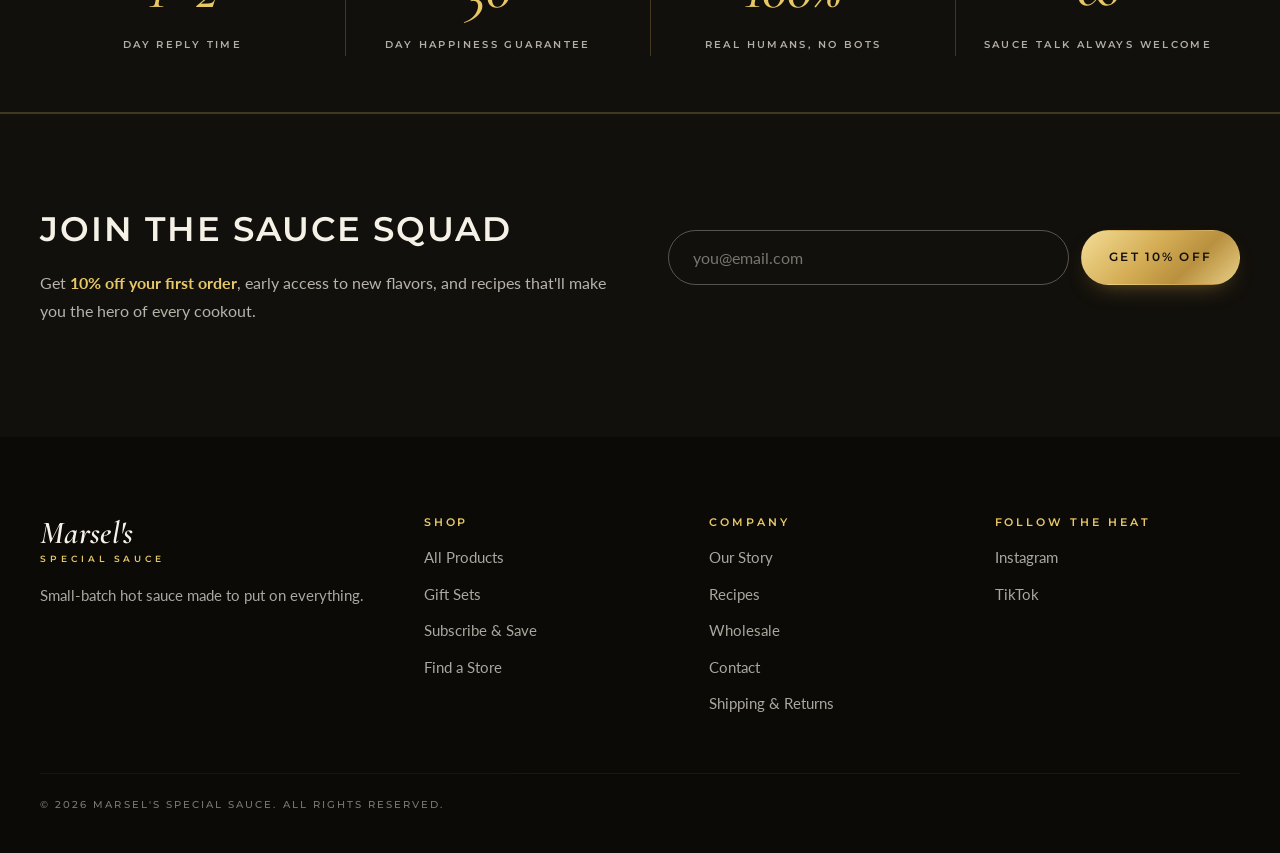
<file: contact.html>
<!doctype html>
<html lang="en">
<head>
  <meta charset="utf-8">
  <meta name="viewport" content="width=device-width, initial-scale=1">

  <!-- ===== SEO: replace https://www.marselsspecialsauce.com with your real domain everywhere ===== -->
  <title>Contact Us | Marsel's Special Sauce</title>
  <meta name="description" content="Questions about an order, wholesale, press or just want to say hi? Get in touch with Marsel's Special Sauce. We reply within 1–2 business days.">
  <link rel="canonical" href="https://www.marselsspecialsauce.com/contact.html">
  <meta name="robots" content="index, follow, max-image-preview:large">
  <meta name="theme-color" content="#12100c">

  <meta property="og:type" content="website">
  <meta property="og:site_name" content="Marsel's Special Sauce">
  <meta property="og:title" content="Contact Marsel's Special Sauce">
  <meta property="og:description" content="Order questions, wholesale, press or sauce love letters. We read every message.">
  <meta property="og:url" content="https://www.marselsspecialsauce.com/contact.html">
  <meta property="og:image" content="https://www.marselsspecialsauce.com/assets/og-image.jpg">
  <meta name="twitter:card" content="summary_large_image">
  <meta name="twitter:title" content="Contact Marsel's Special Sauce">
  <meta name="twitter:description" content="Order questions, wholesale, press or sauce love letters.">
  <meta name="twitter:image" content="https://www.marselsspecialsauce.com/assets/og-image.jpg">
  <link rel="icon" href="favicon.svg" type="image/svg+xml">
  <link rel="manifest" href="site.webmanifest">
  <link rel="preconnect" href="https://fonts.googleapis.com">
  <link rel="preconnect" href="https://fonts.gstatic.com" crossorigin>
  <link href="https://fonts.googleapis.com/css2?family=Cormorant+Garamond:ital,wght@0,500;0,600;1,500;1,600&family=Lato:wght@400;700&family=Montserrat:wght@500;600;700&display=swap" rel="stylesheet">
  <link rel="stylesheet" href="styles.css">

  <!-- Update the email address here and in the page if you use a different one. -->
  <script type="application/ld+json">
  {
    "@context": "https://schema.org",
    "@graph": [
      {
        "@type": "ContactPage",
        "url": "https://www.marselsspecialsauce.com/contact.html",
        "name": "Contact Marsel's Special Sauce",
        "about": { "@id": "https://www.marselsspecialsauce.com/#org" }
      },
      {
        "@type": "Organization",
        "@id": "https://www.marselsspecialsauce.com/#org",
        "name": "Marsel's Special Sauce",
        "url": "https://www.marselsspecialsauce.com/",
        "email": "hello@marselsspecialsauce.com",
        "contactPoint": [
          { "@type": "ContactPoint", "contactType": "customer service", "email": "hello@marselsspecialsauce.com", "availableLanguage": "English" },
          { "@type": "ContactPoint", "contactType": "sales", "email": "wholesale@marselsspecialsauce.com", "availableLanguage": "English" }
        ]
      },
      {
        "@type": "BreadcrumbList",
        "itemListElement": [
          { "@type": "ListItem", "position": 1, "name": "Home", "item": "https://www.marselsspecialsauce.com/" },
          { "@type": "ListItem", "position": 2, "name": "Contact", "item": "https://www.marselsspecialsauce.com/contact.html" }
        ]
      }
    ]
  }
  </script>
</head>
<body>

  <!-- Shared illustrations (same set on every page so cart thumbnails always render).
       Swap for real product photography when you have it. -->
  <svg width="0" height="0" style="position:absolute" aria-hidden="true">
    <defs>
      <linearGradient id="glass" x1="0" x2="1">
        <stop offset="0" stop-color="#3a0806"/>
        <stop offset=".38" stop-color="#8e1c15"/>
        <stop offset=".55" stop-color="#a6261c"/>
        <stop offset="1" stop-color="#2b0604"/>
      </linearGradient>
      <linearGradient id="gold" x1="0" y1="0" x2="1" y2="1">
        <stop offset="0" stop-color="#f3dc95"/>
        <stop offset=".45" stop-color="#c9a24f"/>
        <stop offset=".72" stop-color="#a9853b"/>
        <stop offset="1" stop-color="#e9cf86"/>
      </linearGradient>
      <symbol id="bottle" viewBox="0 0 200 420">
        <path d="M87 52h26v70c0 22 37 34 37 78v190c0 14-9 22-22 22H72c-13 0-22-8-22-22V200c0-44 37-56 37-78z" fill="url(#glass)"/>
        <rect x="82" y="6" width="36" height="50" rx="3" fill="#15120e"/>
        <path d="M88 12v38M94 12v38M100 12v38M106 12v38M112 12v38" stroke="#2a251e" stroke-width="1.2"/>
        <rect x="82" y="44" width="36" height="8" fill="url(#gold)"/>
        <rect x="86" y="62" width="28" height="16" fill="url(#gold)"/>
        <text x="100" y="73" text-anchor="middle" font-family="Montserrat, sans-serif" font-weight="700" font-size="5" letter-spacing="1" fill="#12100c">M·S·S</text>
        <rect x="56" y="214" width="88" height="148" rx="2" fill="#12100c"/>
        <rect x="61" y="219" width="78" height="138" rx="1" fill="none" stroke="url(#gold)" stroke-width="1"/>
        <text x="100" y="244" text-anchor="middle" font-family="Montserrat, sans-serif" font-weight="600" font-size="5.5" letter-spacing="2" fill="#e8c766">SMALL BATCH</text>
        <text x="100" y="281" text-anchor="middle" font-family="Cormorant Garamond, Georgia, serif" font-style="italic" font-weight="600" font-size="25" fill="#f3e4b5">Marsel's</text>
        <line x1="74" y1="291" x2="126" y2="291" stroke="#c9a24f" stroke-width=".8"/>
        <text x="100" y="304" text-anchor="middle" font-family="Montserrat, sans-serif" font-weight="600" font-size="7" letter-spacing="2.2" fill="#f6f1e7">SPECIAL SAUCE</text>
        <path d="M100 318l5 6-5 6-5-6z" fill="url(#gold)"/>
        <path d="M78 324h14M108 324h14" stroke="#c9a24f" stroke-width=".8"/>
        <text x="100" y="350" text-anchor="middle" font-family="Montserrat, sans-serif" font-weight="500" font-size="4.6" letter-spacing=".9" fill="#c9a24f">HOT SAUCE · 5 FL OZ</text>
        <path d="M65 150c-7 22-8 70-7 228" stroke="#fff" stroke-opacity=".16" stroke-width="5" stroke-linecap="round" fill="none"/>
        <path d="M139 190c3 30 3 90 2 170" stroke="#fff" stroke-opacity=".07" stroke-width="3" stroke-linecap="round" fill="none"/>
      </symbol>
      <symbol id="gift" viewBox="0 0 200 200">
        <rect x="34" y="84" width="132" height="96" rx="2" fill="#12100c"/>
        <rect x="26" y="64" width="148" height="26" rx="2" fill="#1d1914"/>
        <rect x="94" y="64" width="12" height="116" fill="url(#gold)"/>
        <path d="M100 64c-18-26-46-20-38-6 6 10 24 8 38 6zM100 64c18-26 46-20 38-6-6 10-24 8-38 6z" fill="none" stroke="url(#gold)" stroke-width="4"/>
        <text x="64" y="146" text-anchor="middle" font-family="Cormorant Garamond, Georgia, serif" font-style="italic" font-weight="600" font-size="30" fill="#e8c766">M</text>
      </symbol>
      <symbol id="tee" viewBox="0 0 200 200">
        <path d="M62 24l24-8c4 12 24 12 28 0l24 8 44 34-20 32-18-12v104H56V78L38 90 18 58z" fill="#12100c"/>
        <text x="100" y="104" text-anchor="middle" font-family="Cormorant Garamond, Georgia, serif" font-style="italic" font-weight="600" font-size="24" fill="#e8c766">Marsel's</text>
        <text x="100" y="118" text-anchor="middle" font-family="Montserrat, sans-serif" font-weight="600" font-size="6" letter-spacing="2" fill="#f6f1e7">SPECIAL SAUCE</text>
      </symbol>
      <symbol id="hat" viewBox="0 0 200 200">
        <path d="M38 126c0-56 26-80 62-80s62 24 62 80z" fill="#12100c"/>
        <path d="M30 126h146c16 0 18 22 0 24-36 4-110 4-146-6-8-2-8-18 0-18z" fill="#1d1914"/>
        <circle cx="100" cy="46" r="6" fill="url(#gold)"/>
        <text x="100" y="108" text-anchor="middle" font-family="Cormorant Garamond, Georgia, serif" font-style="italic" font-weight="600" font-size="34" fill="#e8c766">M</text>
      </symbol>
      <symbol id="i-bag" viewBox="0 0 24 24">
        <path d="M5 8h14l-1.2 12H6.2L5 8z" fill="none" stroke="currentColor" stroke-width="1.6" stroke-linejoin="round"/>
        <path d="M9 8V6.5a3 3 0 0 1 6 0V8" fill="none" stroke="currentColor" stroke-width="1.6"/>
      </symbol>
      <symbol id="i-search" viewBox="0 0 24 24">
        <circle cx="11" cy="11" r="6.5" fill="none" stroke="currentColor" stroke-width="1.6"/>
        <path d="M16 16l4.5 4.5" stroke="currentColor" stroke-width="1.6" stroke-linecap="round"/>
      </symbol>
    </defs>
  </svg>

  <a class="skip-link" href="#main">Skip to content</a>
  <div class="announce" role="note">
    <strong>Free shipping</strong> on orders $35+  <span class="sep">·</span>  Join the Sauce Squad for <strong>10% off</strong>
  </div>

  <header class="site-header">
    <nav class="nav wrap" aria-label="Main">
      <a href="index.html" class="logo" aria-label="Marsel's Special Sauce home">Marsel's<span>Special Sauce</span></a>
      <!-- Site pages. Links marked data-soon show a "coming soon" note until that page is built. -->
      <ul class="nav-links" id="site-menu" data-menu>
        <li><a href="index.html" class="nav-btn">Home</a></li>
        <li><a href="shop.html" class="nav-btn">Shop</a></li>
        <li><a href="recipes.html" class="nav-btn">Recipes</a></li>
        <li><a href="our-story.html" class="nav-btn">Our Story</a></li>
        <li><a href="wholesale.html" class="nav-btn">Wholesale</a></li>
        <li><a href="contact.html" class="nav-btn" aria-current="page">Contact</a></li>
      </ul>
      <div class="nav-actions">
        <button class="cart-btn" type="button" aria-controls="cart" aria-expanded="false" data-open-cart>
          <svg class="icon" aria-hidden="true"><use href="#i-bag"/></svg> <span class="cart-label">Cart</span> <span class="cart-count" data-cart-count>0</span>
        </button>
        <button class="menu-btn" type="button" aria-controls="site-menu" aria-expanded="false" aria-label="Open menu" data-menu-btn>
          <span></span><span></span><span></span>
        </button>
      </div>
    </nav>
  </header>

  <main id="main">

    <!-- ===== PAGE HERO ===== -->
    <section class="page-hero">
      <div class="wrap page-hero-grid">
        <div>
          <nav class="crumbs" aria-label="Breadcrumb">
            <ol>
              <li><a href="index.html">Home</a></li>
              <li aria-current="page">Contact</li>
            </ol>
          </nav>
          <h1>Let's Talk Sauce</h1>
          <p class="lede">Order question? Wholesale inquiry? Just want to tell us what you put the sauce on today? We read every single message and reply within 1–2 business days.</p>
        </div>
        <div class="contact-hero-art" aria-hidden="true">
          <div class="burst burst-sm"></div>
        </div>
      </div>
    </section>

    <!-- ===== FORM + QUICK HELP ===== -->
    <section class="contact-main">
      <div class="wrap contact-grid">

        <!-- Connect this form to your inbox by setting CONTACT_URL in main.js
             (e.g. a Formspree, Netlify Forms, Basin or Shopify contact endpoint). -->
        <form class="contact-form" data-contact novalidate aria-labelledby="form-title">
          <h2 id="form-title">Send us a note</h2>

          <fieldset class="topic-pick">
            <legend>What's it about?</legend>
            <div class="topic-chips">
              <label><input type="radio" name="topic" value="order" checked> My order</label>
              <label><input type="radio" name="topic" value="wholesale"> Wholesale</label>
              <label><input type="radio" name="topic" value="press"> Press</label>
              <label><input type="radio" name="topic" value="hi"> Just saying hi</label>
            </div>
          </fieldset>
          <div class="field-row">
            <div class="field">
              <label for="c-name">Your name</label>
              <input id="c-name" name="name" type="text" autocomplete="name" required data-msg="Tell us what to call you.">
              <p class="field-error" data-error-for="name"></p>
            </div>
            <div class="field">
              <label for="c-email">Email</label>
              <input id="c-email" name="email" type="email" autocomplete="email" required data-msg="That email looks a little undercooked.">
              <p class="field-error" data-error-for="email"></p>
            </div>
          </div>
          <div class="field" data-show-for="order">
            <label for="c-order">Order number <span class="optional">(optional)</span></label>
            <input id="c-order" name="order" type="text" inputmode="numeric" placeholder="#1001">
          </div>
          <div class="field" data-show-for="wholesale" hidden>
            <label for="c-business">Business name</label>
            <input id="c-business" name="business" type="text" autocomplete="organization">
          </div>
          <div class="field">
            <label for="c-message">Message</label>
            <textarea id="c-message" name="message" rows="6" required data-msg="Give us a few more words to work with." placeholder="Tell us everything. Especially what you put the sauce on."></textarea>
            <p class="field-error" data-error-for="message"></p>
          </div>

          <button class="btn btn-primary btn-block" type="submit">Send message</button>
          <p class="fine center">We'll only use your email to reply to you.</p>
        </form>
        <div class="contact-success" data-contact-success hidden tabindex="-1">
          <span class="success-mark" aria-hidden="true"></span>
          <h2>Message received!</h2>
          <p>Thanks for reaching out. Marsel (or someone equally saucy) will get back to you within 1–2 business days.</p>
          <div class="btn-row">
            <a href="shop.html" class="btn btn-primary">Back to the shop</a>
            <button type="button" class="btn btn-ghost" data-contact-again>Send another</button>
          </div>
        </div>

        <aside class="contact-side" aria-label="Other ways to reach us">
          <a class="contact-card tile-yellow" href="mailto:hello@marselsspecialsauce.com">
            <span><strong>Email us</strong>hello@marselsspecialsauce.com</span>
          </a>
          <a class="contact-card tile-red" href="https://www.instagram.com/marselsspecialsauce" rel="noopener">
            <span><strong>DM on Instagram</strong>@marselsspecialsauce</span>
          </a>
          <a class="contact-card tile-cream" href="wholesale.html">
            <span><strong>Wholesale &amp; restaurants</strong>Stock Marsel's in your shop</span>
          </a>
          <div class="quick-help">
            <h3>Quick answers</h3>
            <ul>
              <li><a href="shop.html#subscribe">How does Subscribe &amp; Save work?</a></li>
              <li><a href="shop.html">How much is shipping?</a></li>
              <li><a href="index.html#faq">How hot is the sauce?</a></li>
              <li><a href="index.html#faq">Is it vegan &amp; gluten free?</a></li>
            </ul>
          </div>
        </aside>
      </div>
    </section>

    <!-- ===== PROMISE STRIP ===== -->
    <div class="facts" aria-label="Our promise">
      <div class="wrap facts-grid">
        <div><strong>1–2</strong><span>day reply time</span></div>
        <div><strong>30</strong><span>day happiness guarantee</span></div>
        <div><strong>100%</strong><span>real humans, no bots</span></div>
        <div><strong>∞</strong><span>sauce talk always welcome</span></div>
      </div>
    </div>

    <!-- ===== EMAIL CAPTURE ===== -->
    <section class="squad" aria-labelledby="squad-title">
      <div class="wrap squad-inner">
        <div>
          <h2 id="squad-title">Join the Sauce Squad</h2>
          <p>Get <strong>10% off your first order</strong>, early access to new flavors, and recipes that'll make you the hero of every cookout.</p>
        </div>
        <form class="squad-form" data-signup novalidate>
          <label for="email" class="sr-only">Email address</label>
          <input type="email" id="email" name="email" placeholder="you@email.com" autocomplete="email" required>
          <button class="btn btn-yellow" type="submit">Get 10% off</button>
          <p class="form-msg" data-signup-msg aria-live="polite"></p>
        </form>
      </div>
    </section>
  </main>

  <footer class="footer">
    <div class="wrap footer-grid">
      <div>
        <a href="index.html" class="logo logo-light">Marsel's<span>Special Sauce</span></a>
        <p>Small-batch hot sauce made to put on everything.</p>
      </div>
      <nav aria-label="Footer">
        <h3>Shop</h3>
        <ul>
          <li><a href="shop.html">All Products</a></li>
          <li><a href="shop.html#gifts">Gift Sets</a></li>
          <li><a href="shop.html#subscribe">Subscribe &amp; Save</a></li>
          <li><a href="find-a-store.html">Find a Store</a></li>
        </ul>
      </nav>
      <nav aria-label="Help">
        <h3>Company</h3>
        <ul>
          <li><a href="our-story.html">Our Story</a></li>
          <li><a href="recipes.html">Recipes</a></li>
          <li><a href="wholesale.html">Wholesale</a></li>
          <li><a href="contact.html">Contact</a></li>
          <li><a href="shipping-returns.html">Shipping &amp; Returns</a></li>
        </ul>
      </nav>
      <div>
        <h3>Follow the heat</h3>
        <ul>
          <li><a href="https://www.instagram.com/marselsspecialsauce" rel="noopener">Instagram</a></li>
          <li><a href="https://www.tiktok.com/@marselsspecialsauce" rel="noopener">TikTok</a></li>
        </ul>
      </div>
    </div>
    <p class="wrap copyright">© <span data-year>2026</span> Marsel's Special Sauce. All rights reserved.</p>
  </footer>

  <!-- Cart drawer -->
  <div class="cart-scrim" data-cart-scrim hidden></div>
  <aside class="cart" id="cart" aria-label="Shopping cart" aria-hidden="true" data-cart>
    <div class="cart-head">
      <h2>Your Stash</h2>
      <button type="button" class="cart-close" aria-label="Close cart" data-close-cart>✕</button>
    </div>
    <div class="ship-progress">
      <p data-ship-msg>You're $35.00 away from free shipping!</p>
      <div class="ship-bar"><div data-ship-bar></div></div>
    </div>
    <ul class="cart-items" data-cart-items></ul>
    <div class="cart-empty" data-cart-empty>
      <p>Your cart is emptier than a bottle after taco night.</p>
      <a href="shop.html" class="btn btn-primary">Start shopping</a>
    </div>
    <div class="cart-foot">
      <div class="cart-total"><span>Subtotal</span><strong data-cart-total>$0.00</strong></div>
      <button class="btn btn-primary btn-block" type="button" data-checkout>Checkout</button>
      <p class="fine center">Taxes &amp; shipping calculated at checkout</p>
    </div>
  </aside>
  <div class="toast" role="status" aria-live="polite" data-toast></div>

  <script src="main.js" defer></script>
</body>
</html>
</file>
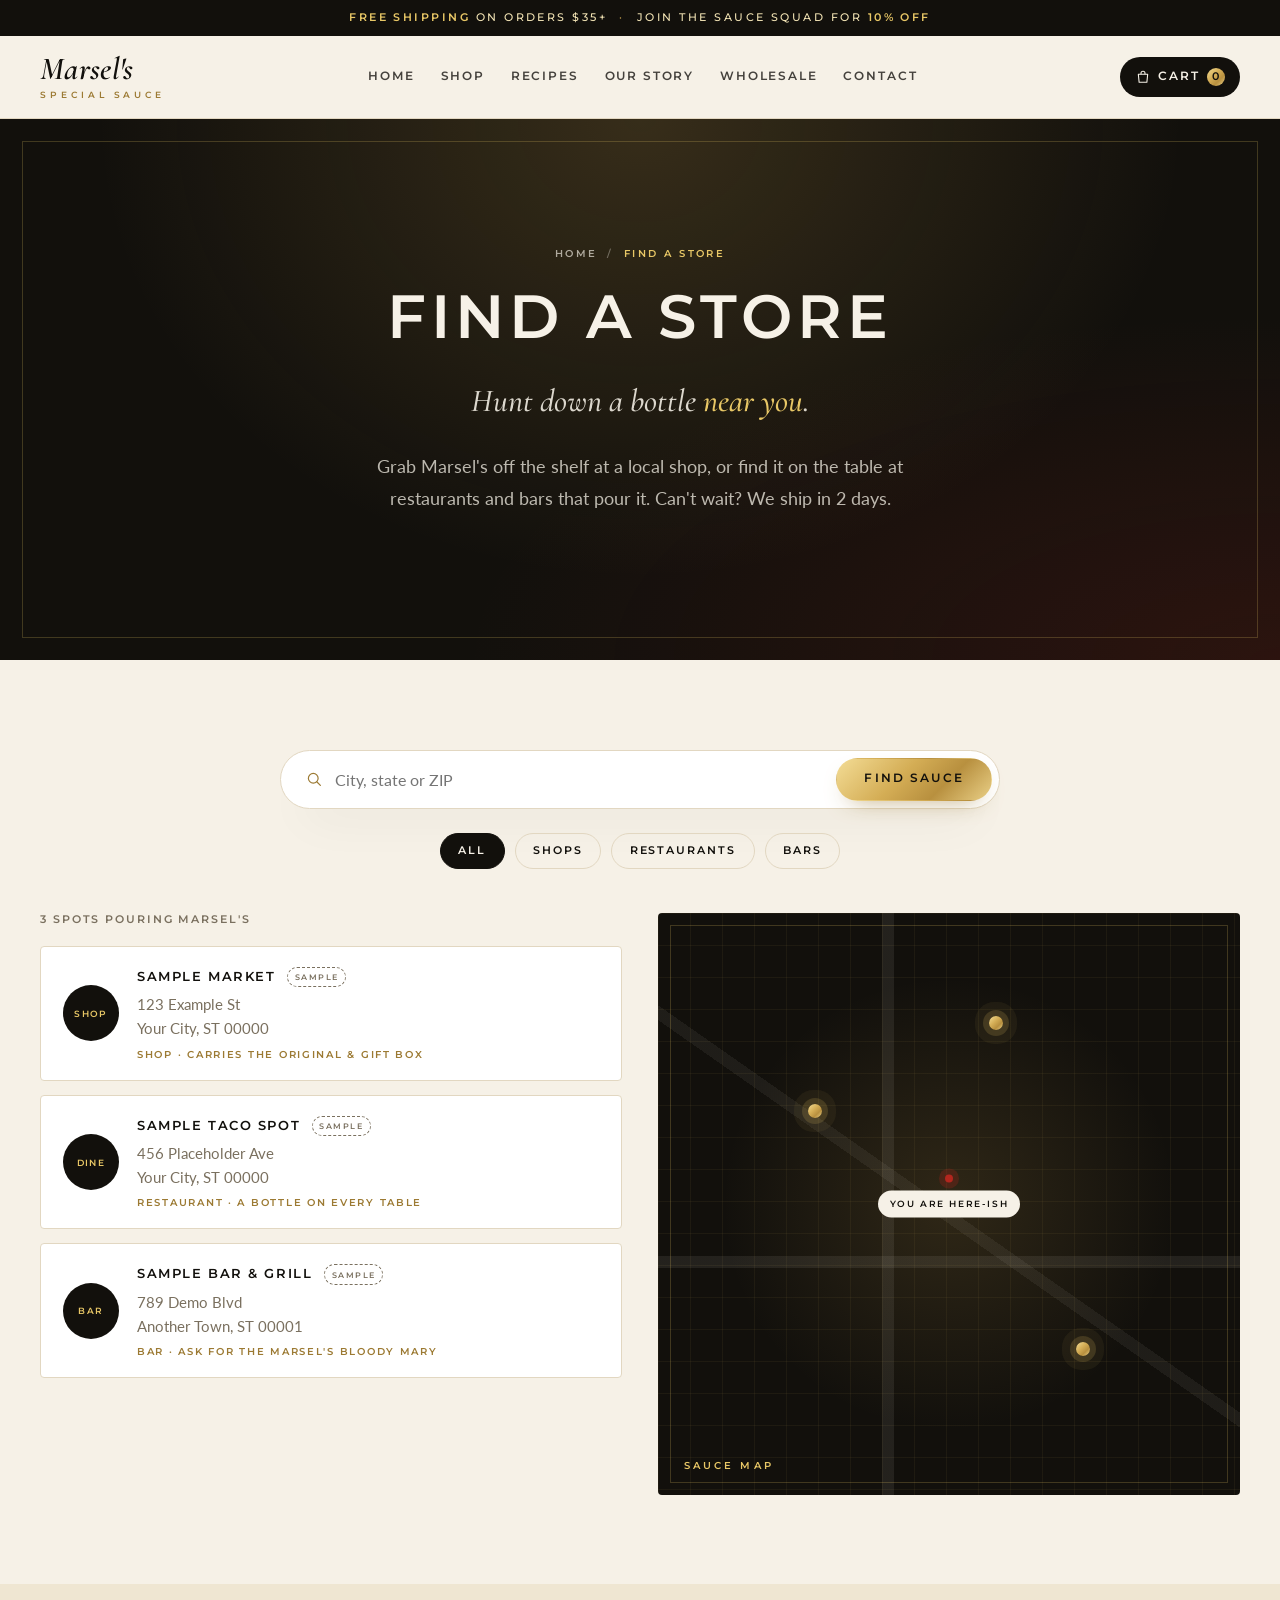
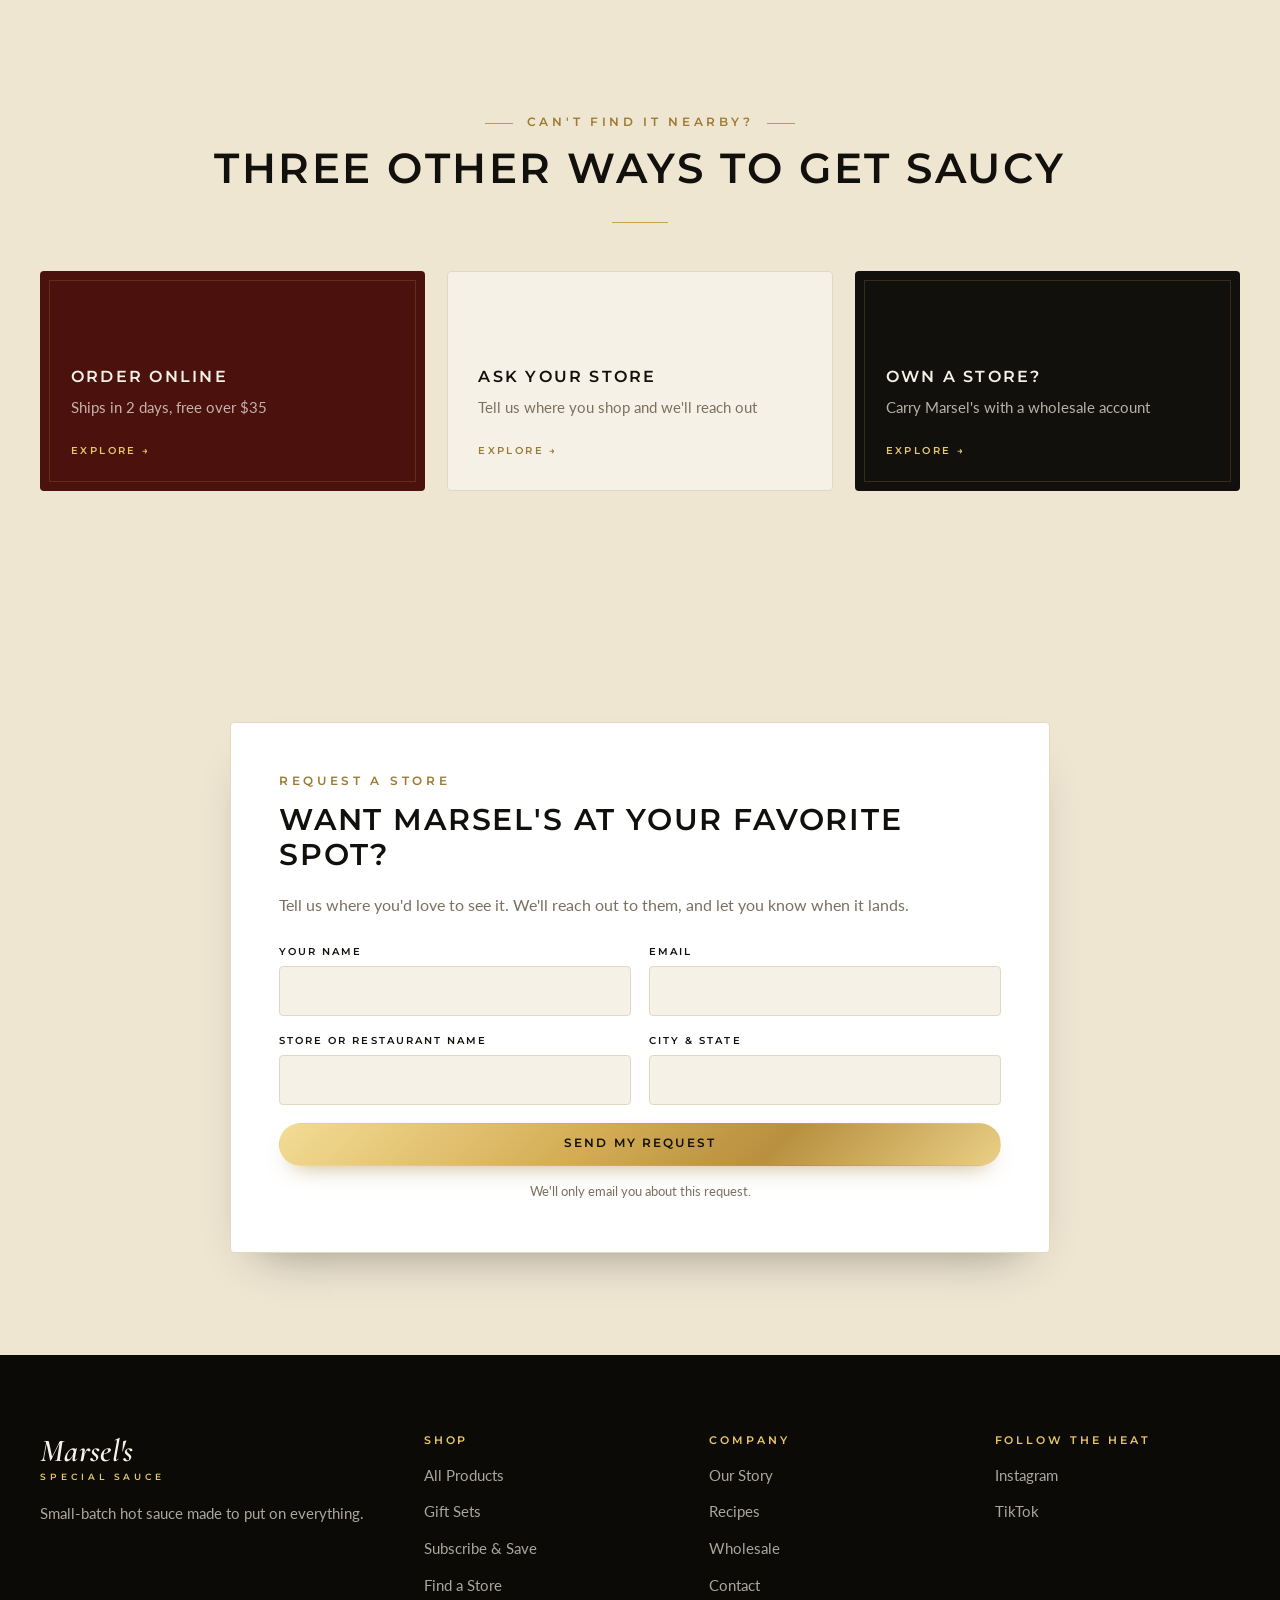
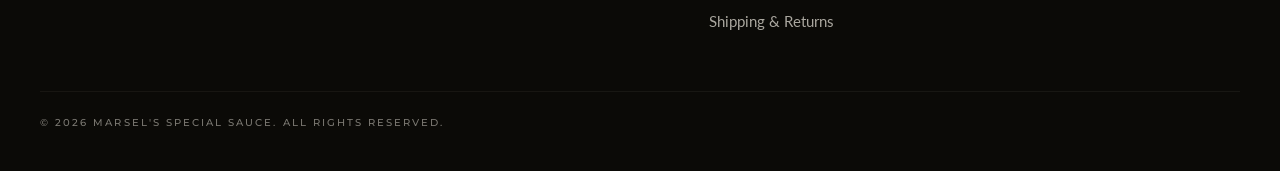
<file: find-a-store.html>
<!doctype html>
<html lang="en">
<head>
  <meta charset="utf-8">
  <meta name="viewport" content="width=device-width, initial-scale=1">

  <!-- ===== SEO: replace https://www.marselsspecialsauce.com with your real domain everywhere ===== -->
  <title>Where to Buy Marsel's Special Sauce | Find a Store Near You</title>
  <meta name="description" content="Find Marsel's Special Sauce at shops, restaurants and bars near you, or order online with free shipping over $35. Don't see your favorite spot? Ask them to carry it.">
  <link rel="canonical" href="https://www.marselsspecialsauce.com/find-a-store.html">
  <meta name="robots" content="index, follow, max-image-preview:large">
  <meta name="theme-color" content="#12100c">

  <meta property="og:type" content="website">
  <meta property="og:site_name" content="Marsel's Special Sauce">
  <meta property="og:title" content="Find Marsel's Special Sauce Near You">
  <meta property="og:description" content="Shops, restaurants and bars that carry Marsel's Special Sauce.">
  <meta property="og:url" content="https://www.marselsspecialsauce.com/find-a-store.html">
  <meta property="og:image" content="https://www.marselsspecialsauce.com/assets/og-image.jpg">
  <meta name="twitter:card" content="summary_large_image">
  <meta name="twitter:title" content="Find Marsel's Special Sauce Near You">
  <meta name="twitter:description" content="Shops, restaurants and bars that carry Marsel's.">
  <meta name="twitter:image" content="https://www.marselsspecialsauce.com/assets/og-image.jpg">
  <link rel="icon" href="favicon.svg" type="image/svg+xml">
  <link rel="manifest" href="site.webmanifest">
  <link rel="preconnect" href="https://fonts.googleapis.com">
  <link rel="preconnect" href="https://fonts.gstatic.com" crossorigin>
  <link href="https://fonts.googleapis.com/css2?family=Cormorant+Garamond:ital,wght@0,500;0,600;1,500;1,600&family=Lato:wght@400;700&family=Montserrat:wght@500;600;700&display=swap" rel="stylesheet">
  <link rel="stylesheet" href="styles.css">

  <script type="application/ld+json">
  {
    "@context": "https://schema.org",
    "@graph": [
      {
        "@type": "WebPage",
        "url": "https://www.marselsspecialsauce.com/find-a-store.html",
        "name": "Find a Store – Marsel's Special Sauce",
        "about": { "@id": "https://www.marselsspecialsauce.com/#org" }
      },
      {
        "@type": "BreadcrumbList",
        "itemListElement": [
          { "@type": "ListItem", "position": 1, "name": "Home", "item": "https://www.marselsspecialsauce.com/" },
          { "@type": "ListItem", "position": 2, "name": "Find a Store", "item": "https://www.marselsspecialsauce.com/find-a-store.html" }
        ]
      }
    ]
  }
  </script>
</head>
<body>

  <!-- Shared illustrations (same set on every page so cart thumbnails always render).
       Swap for real product photography when you have it. -->
  <svg width="0" height="0" style="position:absolute" aria-hidden="true">
    <defs>
      <linearGradient id="glass" x1="0" x2="1">
        <stop offset="0" stop-color="#3a0806"/>
        <stop offset=".38" stop-color="#8e1c15"/>
        <stop offset=".55" stop-color="#a6261c"/>
        <stop offset="1" stop-color="#2b0604"/>
      </linearGradient>
      <linearGradient id="gold" x1="0" y1="0" x2="1" y2="1">
        <stop offset="0" stop-color="#f3dc95"/>
        <stop offset=".45" stop-color="#c9a24f"/>
        <stop offset=".72" stop-color="#a9853b"/>
        <stop offset="1" stop-color="#e9cf86"/>
      </linearGradient>
      <symbol id="bottle" viewBox="0 0 200 420">
        <path d="M87 52h26v70c0 22 37 34 37 78v190c0 14-9 22-22 22H72c-13 0-22-8-22-22V200c0-44 37-56 37-78z" fill="url(#glass)"/>
        <rect x="82" y="6" width="36" height="50" rx="3" fill="#15120e"/>
        <path d="M88 12v38M94 12v38M100 12v38M106 12v38M112 12v38" stroke="#2a251e" stroke-width="1.2"/>
        <rect x="82" y="44" width="36" height="8" fill="url(#gold)"/>
        <rect x="86" y="62" width="28" height="16" fill="url(#gold)"/>
        <text x="100" y="73" text-anchor="middle" font-family="Montserrat, sans-serif" font-weight="700" font-size="5" letter-spacing="1" fill="#12100c">M·S·S</text>
        <rect x="56" y="214" width="88" height="148" rx="2" fill="#12100c"/>
        <rect x="61" y="219" width="78" height="138" rx="1" fill="none" stroke="url(#gold)" stroke-width="1"/>
        <text x="100" y="244" text-anchor="middle" font-family="Montserrat, sans-serif" font-weight="600" font-size="5.5" letter-spacing="2" fill="#e8c766">SMALL BATCH</text>
        <text x="100" y="281" text-anchor="middle" font-family="Cormorant Garamond, Georgia, serif" font-style="italic" font-weight="600" font-size="25" fill="#f3e4b5">Marsel's</text>
        <line x1="74" y1="291" x2="126" y2="291" stroke="#c9a24f" stroke-width=".8"/>
        <text x="100" y="304" text-anchor="middle" font-family="Montserrat, sans-serif" font-weight="600" font-size="7" letter-spacing="2.2" fill="#f6f1e7">SPECIAL SAUCE</text>
        <path d="M100 318l5 6-5 6-5-6z" fill="url(#gold)"/>
        <path d="M78 324h14M108 324h14" stroke="#c9a24f" stroke-width=".8"/>
        <text x="100" y="350" text-anchor="middle" font-family="Montserrat, sans-serif" font-weight="500" font-size="4.6" letter-spacing=".9" fill="#c9a24f">HOT SAUCE · 5 FL OZ</text>
        <path d="M65 150c-7 22-8 70-7 228" stroke="#fff" stroke-opacity=".16" stroke-width="5" stroke-linecap="round" fill="none"/>
        <path d="M139 190c3 30 3 90 2 170" stroke="#fff" stroke-opacity=".07" stroke-width="3" stroke-linecap="round" fill="none"/>
      </symbol>
      <symbol id="gift" viewBox="0 0 200 200">
        <rect x="34" y="84" width="132" height="96" rx="2" fill="#12100c"/>
        <rect x="26" y="64" width="148" height="26" rx="2" fill="#1d1914"/>
        <rect x="94" y="64" width="12" height="116" fill="url(#gold)"/>
        <path d="M100 64c-18-26-46-20-38-6 6 10 24 8 38 6zM100 64c18-26 46-20 38-6-6 10-24 8-38 6z" fill="none" stroke="url(#gold)" stroke-width="4"/>
        <text x="64" y="146" text-anchor="middle" font-family="Cormorant Garamond, Georgia, serif" font-style="italic" font-weight="600" font-size="30" fill="#e8c766">M</text>
      </symbol>
      <symbol id="tee" viewBox="0 0 200 200">
        <path d="M62 24l24-8c4 12 24 12 28 0l24 8 44 34-20 32-18-12v104H56V78L38 90 18 58z" fill="#12100c"/>
        <text x="100" y="104" text-anchor="middle" font-family="Cormorant Garamond, Georgia, serif" font-style="italic" font-weight="600" font-size="24" fill="#e8c766">Marsel's</text>
        <text x="100" y="118" text-anchor="middle" font-family="Montserrat, sans-serif" font-weight="600" font-size="6" letter-spacing="2" fill="#f6f1e7">SPECIAL SAUCE</text>
      </symbol>
      <symbol id="hat" viewBox="0 0 200 200">
        <path d="M38 126c0-56 26-80 62-80s62 24 62 80z" fill="#12100c"/>
        <path d="M30 126h146c16 0 18 22 0 24-36 4-110 4-146-6-8-2-8-18 0-18z" fill="#1d1914"/>
        <circle cx="100" cy="46" r="6" fill="url(#gold)"/>
        <text x="100" y="108" text-anchor="middle" font-family="Cormorant Garamond, Georgia, serif" font-style="italic" font-weight="600" font-size="34" fill="#e8c766">M</text>
      </symbol>
      <symbol id="i-bag" viewBox="0 0 24 24">
        <path d="M5 8h14l-1.2 12H6.2L5 8z" fill="none" stroke="currentColor" stroke-width="1.6" stroke-linejoin="round"/>
        <path d="M9 8V6.5a3 3 0 0 1 6 0V8" fill="none" stroke="currentColor" stroke-width="1.6"/>
      </symbol>
      <symbol id="i-search" viewBox="0 0 24 24">
        <circle cx="11" cy="11" r="6.5" fill="none" stroke="currentColor" stroke-width="1.6"/>
        <path d="M16 16l4.5 4.5" stroke="currentColor" stroke-width="1.6" stroke-linecap="round"/>
      </symbol>
    </defs>
  </svg>

  <a class="skip-link" href="#main">Skip to content</a>
  <div class="announce" role="note">
    <strong>Free shipping</strong> on orders $35+  <span class="sep">·</span>  Join the Sauce Squad for <strong>10% off</strong>
  </div>

  <header class="site-header">
    <nav class="nav wrap" aria-label="Main">
      <a href="index.html" class="logo" aria-label="Marsel's Special Sauce home">Marsel's<span>Special Sauce</span></a>
      <ul class="nav-links" id="site-menu" data-menu>
        <li><a href="index.html" class="nav-btn">Home</a></li>
        <li><a href="shop.html" class="nav-btn">Shop</a></li>
        <li><a href="recipes.html" class="nav-btn">Recipes</a></li>
        <li><a href="our-story.html" class="nav-btn">Our Story</a></li>
        <li><a href="wholesale.html" class="nav-btn">Wholesale</a></li>
        <li><a href="contact.html" class="nav-btn">Contact</a></li>
      </ul>
      <div class="nav-actions">
        <button class="cart-btn" type="button" aria-controls="cart" aria-expanded="false" data-open-cart>
          <svg class="icon" aria-hidden="true"><use href="#i-bag"/></svg> <span class="cart-label">Cart</span> <span class="cart-count" data-cart-count>0</span>
        </button>
        <button class="menu-btn" type="button" aria-controls="site-menu" aria-expanded="false" aria-label="Open menu" data-menu-btn>
          <span></span><span></span><span></span>
        </button>
      </div>
    </nav>
  </header>

  <main id="main">

    <!-- ===== PAGE HERO ===== -->
    <section class="page-hero">
      <div class="wrap page-hero-grid">
        <div>
          <nav class="crumbs" aria-label="Breadcrumb">
            <ol>
              <li><a href="index.html">Home</a></li>
              <li aria-current="page">Find a Store</li>
            </ol>
          </nav>
          <h1>Find a Store</h1>
          <p class="h1-sub story-sub">Hunt down a bottle <span class="hl-word">near you</span>.</p>
          <p class="lede">Grab Marsel's off the shelf at a local shop, or find it on the table at restaurants and bars that pour it. Can't wait? We ship in 2 days.</p>
        </div>
        <div class="page-hero-art" aria-hidden="true">
          <div class="burst burst-sm"></div>
        </div>
      </div>
    </section>

    <!-- ===== LOCATOR =====
         Store list lives in STORES at the top of main.js. -->
    <section class="locator" aria-labelledby="locator-title">
      <div class="wrap">
        <h2 id="locator-title" class="sr-only">Store locator</h2>

        <form class="store-search" role="search" data-store-search>
          <label for="store-q" class="sr-only">City, state or ZIP</label>
          <svg class="search-icon" aria-hidden="true"><use href="#i-search"/></svg>
          <input id="store-q" name="q" type="search" placeholder="City, state or ZIP" autocomplete="postal-code">
          <button class="btn btn-primary" type="submit">Find sauce</button>
        </form>
        <div class="filters filters-center" role="group" aria-label="Type of place" data-store-filters>
          <button type="button" data-sfilter="all" aria-pressed="true">All</button>
          <button type="button" data-sfilter="shop" aria-pressed="false">Shops</button>
          <button type="button" data-sfilter="restaurant" aria-pressed="false">Restaurants</button>
          <button type="button" data-sfilter="bar" aria-pressed="false">Bars</button>
        </div>
        <div class="locator-grid">
          <div>
            <p class="store-count" data-store-count aria-live="polite"></p>
            <ul class="store-list" data-store-list></ul>
            <div class="store-empty" data-store-empty hidden>
              <h3 data-store-empty-title>No sauce spotted here… yet.</h3>
              <p>We're adding new spots all the time. In the meantime, we'll ship a bottle straight to your door.</p>
              <div class="btn-row">
                <a href="shop.html" class="btn btn-primary">Order online</a>
                <a href="#request" class="btn btn-ghost">Ask a store to carry it</a>
              </div>
            </div>
          </div>
          <div class="sauce-map" aria-hidden="true">
            <div class="map-roads"></div>
            <div class="map-pins" data-map-pins></div>
            <span class="map-you">You are here-ish</span>
            <span class="map-label">Sauce Map</span>
          </div>
        </div>
      </div>
    </section>

    <!-- ===== OTHER WAYS ===== -->
    <section class="ways" aria-labelledby="ways-title">
      <div class="wrap">
        <p class="eyebrow center">Can't find it nearby?</p>
        <h2 id="ways-title" class="center">Three other ways to get saucy</h2>
        <div class="tiles">
          <a href="shop.html" class="tile tile-red">
            <strong>Order online</strong>
            <span>Ships in 2 days, free over $35</span>
          </a>
          <a href="#request" class="tile tile-yellow">
            <strong>Ask your store</strong>
            <span>Tell us where you shop and we'll reach out</span>
          </a>
          <a href="wholesale.html" class="tile tile-ink">
            <strong>Own a store?</strong>
            <span>Carry Marsel's with a wholesale account</span>
          </a>
        </div>
      </div>
    </section>

    <!-- ===== REQUEST FORM ===== -->
    <section class="apply" id="request" aria-labelledby="request-title">
      <div class="wrap narrow">
        <!-- Uses the shared form handler: set CONTACT_URL in main.js to receive these. -->
        <form class="contact-form" data-contact novalidate aria-labelledby="request-title">
          <input type="hidden" name="topic" value="store-request">
          <p class="eyebrow">Request a store</p>
          <h2 id="request-title">Want Marsel's at your favorite spot?</h2>
          <p class="form-intro">Tell us where you'd love to see it. We'll reach out to them, and let you know when it lands.</p>
          <div class="field-row">
            <div class="field">
              <label for="r-name">Your name</label>
              <input id="r-name" name="name" type="text" autocomplete="name" required data-msg="Tell us what to call you.">
              <p class="field-error" data-error-for="name"></p>
            </div>
            <div class="field">
              <label for="r-email">Email</label>
              <input id="r-email" name="email" type="email" autocomplete="email" required data-msg="That email looks a little undercooked.">
              <p class="field-error" data-error-for="email"></p>
            </div>
          </div>
          <div class="field-row">
            <div class="field">
              <label for="r-store">Store or restaurant name</label>
              <input id="r-store" name="store" type="text" required data-msg="Which spot should we call?">
              <p class="field-error" data-error-for="store"></p>
            </div>
            <div class="field">
              <label for="r-city">City &amp; state</label>
              <input id="r-city" name="store_city" type="text" required data-msg="Where is it?">
              <p class="field-error" data-error-for="store_city"></p>
            </div>
          </div>

          <button class="btn btn-primary btn-block" type="submit">Send my request</button>
          <p class="fine center">We'll only email you about this request.</p>
        </form>
        <div class="contact-success" data-contact-success hidden tabindex="-1">
          <span class="success-mark" aria-hidden="true"></span>
          <h2>Request sent!</h2>
          <p>Thanks for spreading the sauce. We'll reach out to them and let you know if Marsel's lands on their shelf.</p>
          <div class="btn-row">
            <a href="shop.html" class="btn btn-primary">Order online meanwhile</a>
            <button type="button" class="btn btn-ghost" data-contact-again>Request another</button>
          </div>
        </div>
      </div>
    </section>
  </main>

  <footer class="footer">
    <div class="wrap footer-grid">
      <div>
        <a href="index.html" class="logo logo-light">Marsel's<span>Special Sauce</span></a>
        <p>Small-batch hot sauce made to put on everything.</p>
      </div>
      <nav aria-label="Footer">
        <h3>Shop</h3>
        <ul>
          <li><a href="shop.html">All Products</a></li>
          <li><a href="shop.html#gifts">Gift Sets</a></li>
          <li><a href="shop.html#subscribe">Subscribe &amp; Save</a></li>
          <li><a href="find-a-store.html">Find a Store</a></li>
        </ul>
      </nav>
      <nav aria-label="Help">
        <h3>Company</h3>
        <ul>
          <li><a href="our-story.html">Our Story</a></li>
          <li><a href="recipes.html">Recipes</a></li>
          <li><a href="wholesale.html">Wholesale</a></li>
          <li><a href="contact.html">Contact</a></li>
          <li><a href="shipping-returns.html">Shipping &amp; Returns</a></li>
        </ul>
      </nav>
      <div>
        <h3>Follow the heat</h3>
        <ul>
          <li><a href="https://www.instagram.com/marselsspecialsauce" rel="noopener">Instagram</a></li>
          <li><a href="https://www.tiktok.com/@marselsspecialsauce" rel="noopener">TikTok</a></li>
        </ul>
      </div>
    </div>
    <p class="wrap copyright">© <span data-year>2026</span> Marsel's Special Sauce. All rights reserved.</p>
  </footer>

  <!-- Cart drawer -->
  <div class="cart-scrim" data-cart-scrim hidden></div>
  <aside class="cart" id="cart" aria-label="Shopping cart" aria-hidden="true" data-cart>
    <div class="cart-head">
      <h2>Your Stash</h2>
      <button type="button" class="cart-close" aria-label="Close cart" data-close-cart>✕</button>
    </div>
    <div class="ship-progress">
      <p data-ship-msg>You're $35.00 away from free shipping!</p>
      <div class="ship-bar"><div data-ship-bar></div></div>
    </div>
    <ul class="cart-items" data-cart-items></ul>
    <div class="cart-empty" data-cart-empty>
      <p>Your cart is emptier than a bottle after taco night.</p>
      <a href="shop.html" class="btn btn-primary">Start shopping</a>
    </div>
    <div class="cart-foot">
      <div class="cart-total"><span>Subtotal</span><strong data-cart-total>$0.00</strong></div>
      <button class="btn btn-primary btn-block" type="button" data-checkout>Checkout</button>
      <p class="fine center">Taxes &amp; shipping calculated at checkout</p>
    </div>
  </aside>
  <div class="toast" role="status" aria-live="polite" data-toast></div>

  <script src="main.js" defer></script>
</body>
</html>
</file>
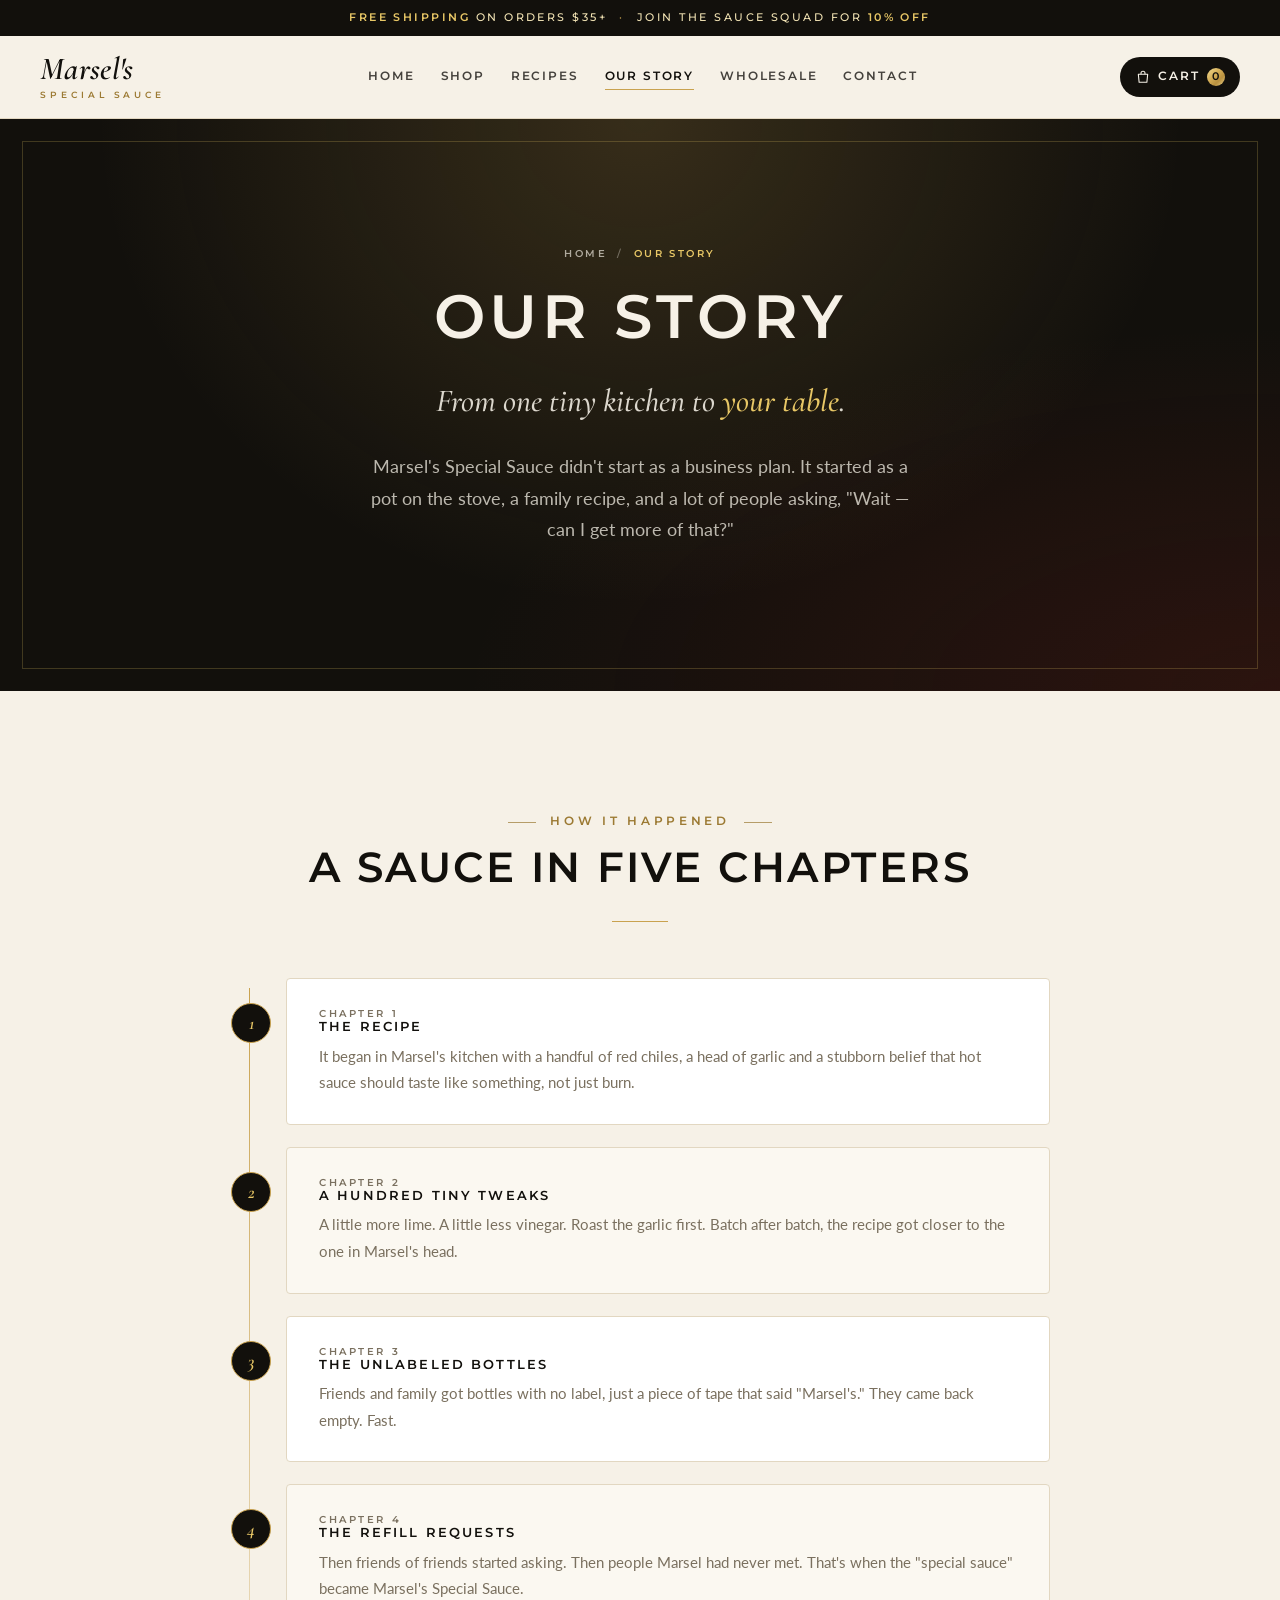
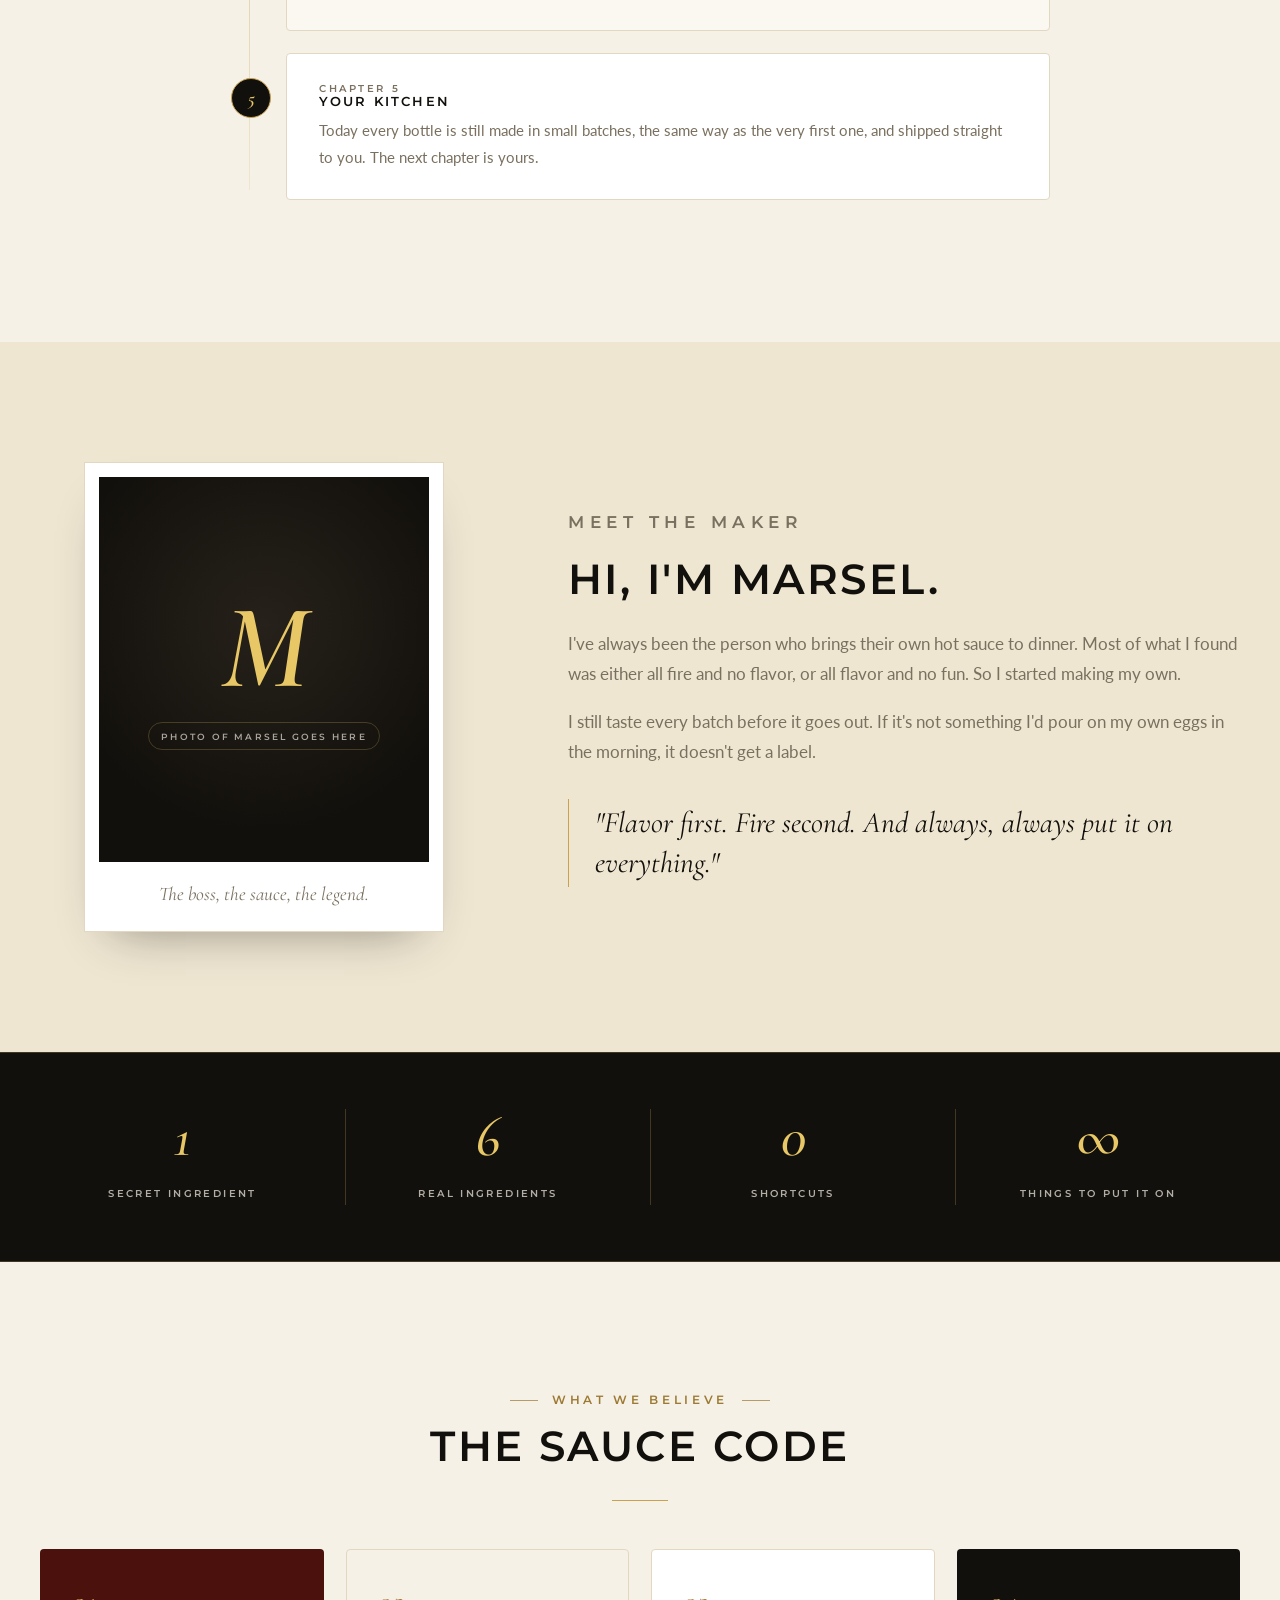
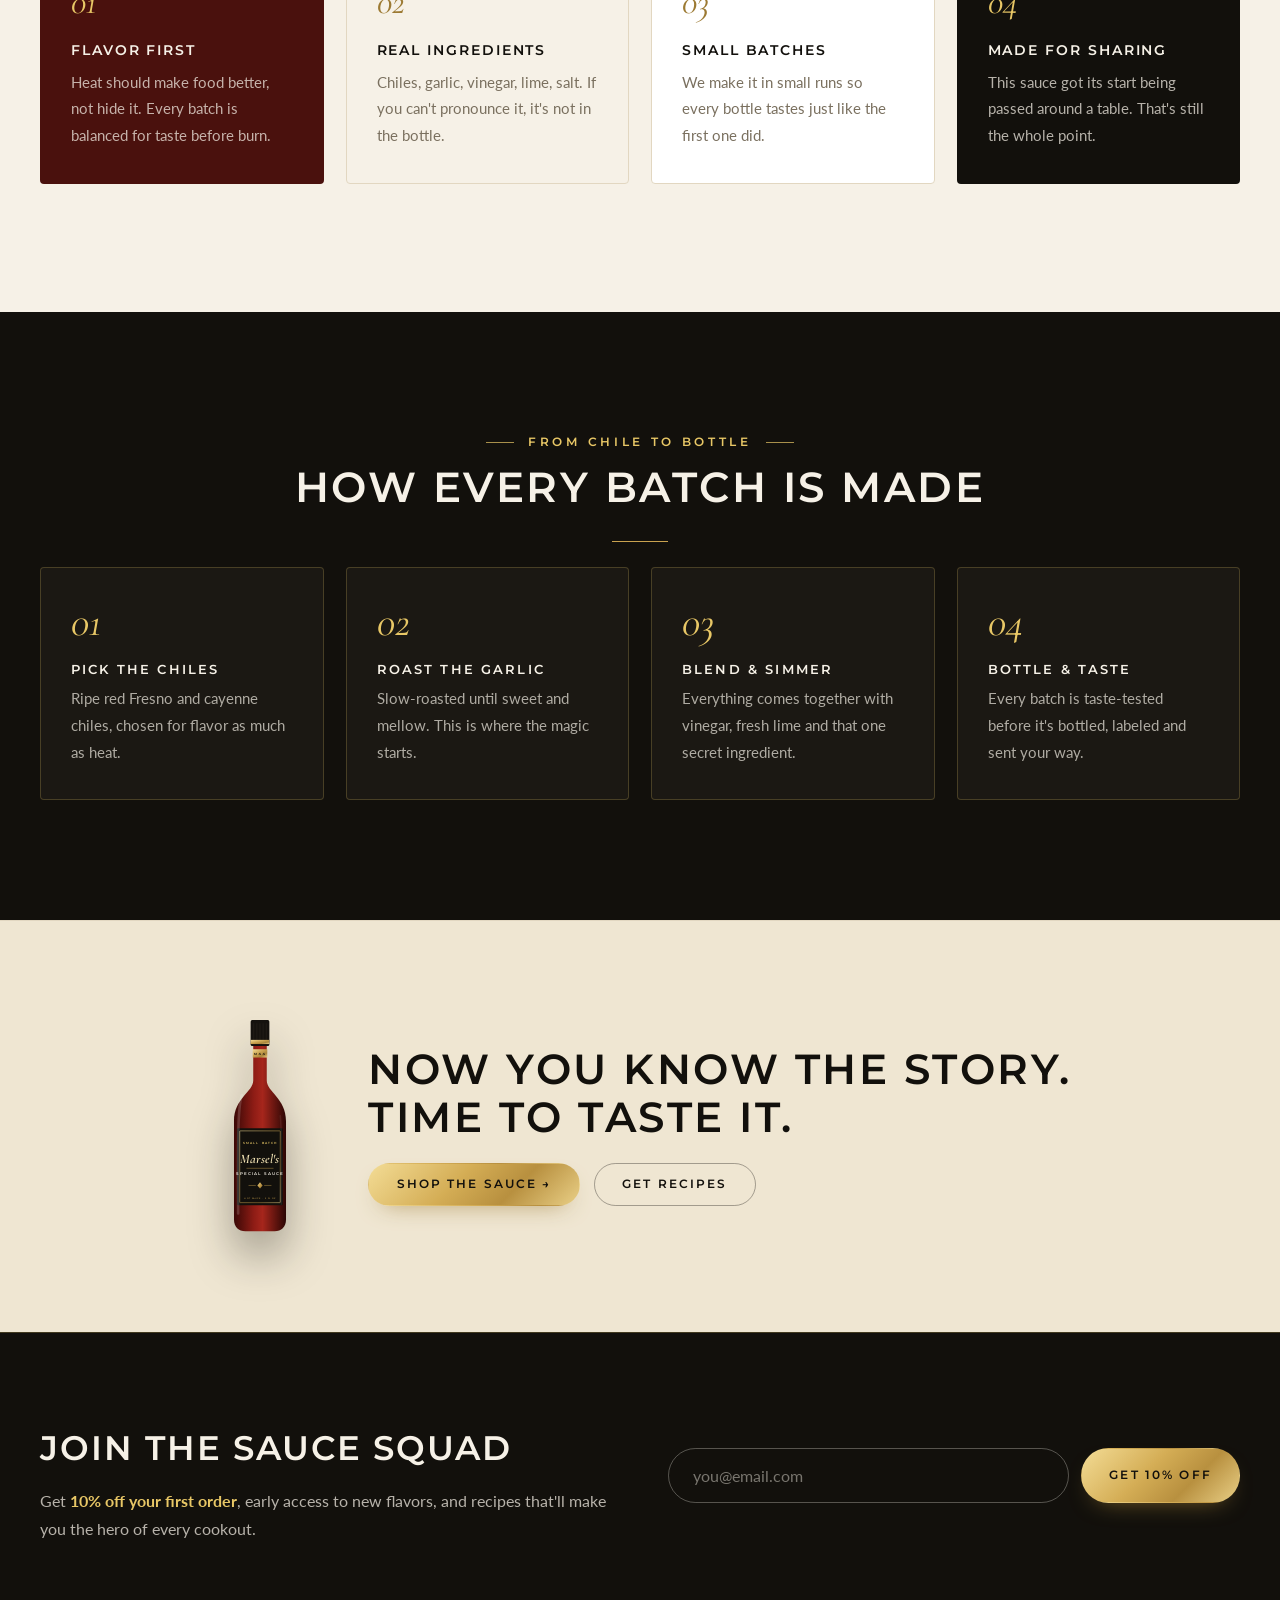
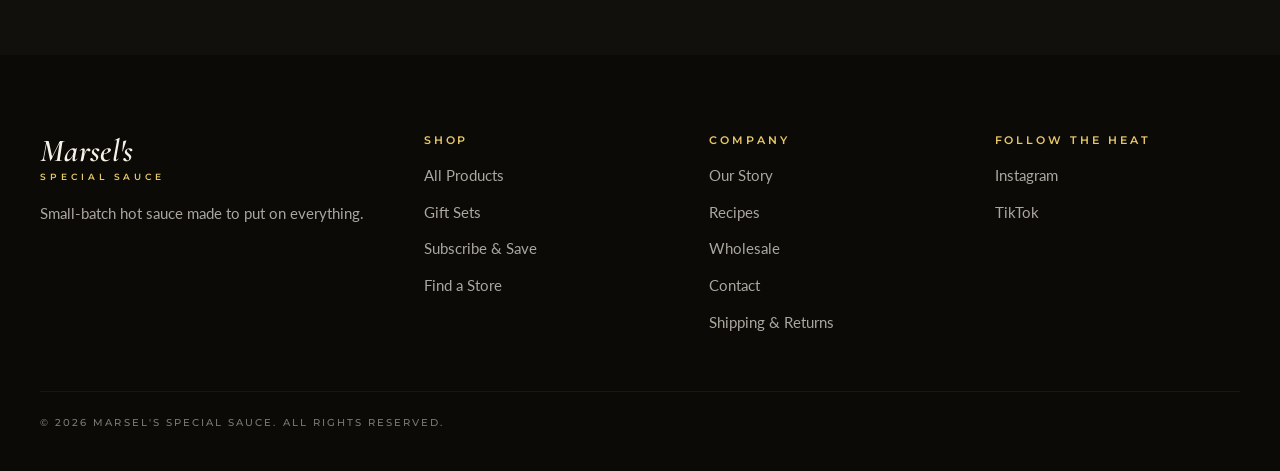
<file: our-story.html>
<!doctype html>
<html lang="en">
<head>
  <meta charset="utf-8">
  <meta name="viewport" content="width=device-width, initial-scale=1">

  <!-- ===== SEO: replace https://www.marselsspecialsauce.com with your real domain everywhere ===== -->
  <title>Our Story | The Family Recipe Behind Marsel's Special Sauce</title>
  <meta name="description" content="Meet Marsel and the small-batch hot sauce that started as a family recipe. Real chiles, roasted garlic, zero shortcuts — here's how Marsel's Special Sauce is made.">
  <link rel="canonical" href="https://www.marselsspecialsauce.com/our-story.html">
  <meta name="robots" content="index, follow, max-image-preview:large">
  <meta name="theme-color" content="#12100c">

  <meta property="og:type" content="website">
  <meta property="og:site_name" content="Marsel's Special Sauce">
  <meta property="og:title" content="Our Story – Marsel's Special Sauce">
  <meta property="og:description" content="It started as a secret family recipe. Here's how Marsel's Special Sauce went from unlabeled bottles to your table.">
  <meta property="og:url" content="https://www.marselsspecialsauce.com/our-story.html">
  <meta property="og:image" content="https://www.marselsspecialsauce.com/assets/og-image.jpg">
  <meta name="twitter:card" content="summary_large_image">
  <meta name="twitter:title" content="Our Story – Marsel's Special Sauce">
  <meta name="twitter:description" content="From a family recipe to your table. Meet Marsel.">
  <meta name="twitter:image" content="https://www.marselsspecialsauce.com/assets/og-image.jpg">
  <link rel="icon" href="favicon.svg" type="image/svg+xml">
  <link rel="manifest" href="site.webmanifest">
  <link rel="preconnect" href="https://fonts.googleapis.com">
  <link rel="preconnect" href="https://fonts.gstatic.com" crossorigin>
  <link href="https://fonts.googleapis.com/css2?family=Cormorant+Garamond:ital,wght@0,500;0,600;1,500;1,600&family=Lato:wght@400;700&family=Montserrat:wght@500;600;700&display=swap" rel="stylesheet">
  <link rel="stylesheet" href="styles.css">

  <script type="application/ld+json">
  {
    "@context": "https://schema.org",
    "@graph": [
      {
        "@type": "AboutPage",
        "@id": "https://www.marselsspecialsauce.com/our-story.html#page",
        "url": "https://www.marselsspecialsauce.com/our-story.html",
        "name": "Our Story – Marsel's Special Sauce",
        "about": { "@id": "https://www.marselsspecialsauce.com/#org" }
      },
      {
        "@type": "Organization",
        "@id": "https://www.marselsspecialsauce.com/#org",
        "name": "Marsel's Special Sauce",
        "url": "https://www.marselsspecialsauce.com/",
        "logo": "https://www.marselsspecialsauce.com/favicon.svg",
        "founder": { "@type": "Person", "name": "Marsel" }
      },
      {
        "@type": "BreadcrumbList",
        "itemListElement": [
          { "@type": "ListItem", "position": 1, "name": "Home", "item": "https://www.marselsspecialsauce.com/" },
          { "@type": "ListItem", "position": 2, "name": "Our Story", "item": "https://www.marselsspecialsauce.com/our-story.html" }
        ]
      }
    ]
  }
  </script>
</head>
<body>

  <!-- Shared illustrations (same set on every page so cart thumbnails always render).
       Swap for real product photography when you have it. -->
  <svg width="0" height="0" style="position:absolute" aria-hidden="true">
    <defs>
      <linearGradient id="glass" x1="0" x2="1">
        <stop offset="0" stop-color="#3a0806"/>
        <stop offset=".38" stop-color="#8e1c15"/>
        <stop offset=".55" stop-color="#a6261c"/>
        <stop offset="1" stop-color="#2b0604"/>
      </linearGradient>
      <linearGradient id="gold" x1="0" y1="0" x2="1" y2="1">
        <stop offset="0" stop-color="#f3dc95"/>
        <stop offset=".45" stop-color="#c9a24f"/>
        <stop offset=".72" stop-color="#a9853b"/>
        <stop offset="1" stop-color="#e9cf86"/>
      </linearGradient>
      <symbol id="bottle" viewBox="0 0 200 420">
        <path d="M87 52h26v70c0 22 37 34 37 78v190c0 14-9 22-22 22H72c-13 0-22-8-22-22V200c0-44 37-56 37-78z" fill="url(#glass)"/>
        <rect x="82" y="6" width="36" height="50" rx="3" fill="#15120e"/>
        <path d="M88 12v38M94 12v38M100 12v38M106 12v38M112 12v38" stroke="#2a251e" stroke-width="1.2"/>
        <rect x="82" y="44" width="36" height="8" fill="url(#gold)"/>
        <rect x="86" y="62" width="28" height="16" fill="url(#gold)"/>
        <text x="100" y="73" text-anchor="middle" font-family="Montserrat, sans-serif" font-weight="700" font-size="5" letter-spacing="1" fill="#12100c">M·S·S</text>
        <rect x="56" y="214" width="88" height="148" rx="2" fill="#12100c"/>
        <rect x="61" y="219" width="78" height="138" rx="1" fill="none" stroke="url(#gold)" stroke-width="1"/>
        <text x="100" y="244" text-anchor="middle" font-family="Montserrat, sans-serif" font-weight="600" font-size="5.5" letter-spacing="2" fill="#e8c766">SMALL BATCH</text>
        <text x="100" y="281" text-anchor="middle" font-family="Cormorant Garamond, Georgia, serif" font-style="italic" font-weight="600" font-size="25" fill="#f3e4b5">Marsel's</text>
        <line x1="74" y1="291" x2="126" y2="291" stroke="#c9a24f" stroke-width=".8"/>
        <text x="100" y="304" text-anchor="middle" font-family="Montserrat, sans-serif" font-weight="600" font-size="7" letter-spacing="2.2" fill="#f6f1e7">SPECIAL SAUCE</text>
        <path d="M100 318l5 6-5 6-5-6z" fill="url(#gold)"/>
        <path d="M78 324h14M108 324h14" stroke="#c9a24f" stroke-width=".8"/>
        <text x="100" y="350" text-anchor="middle" font-family="Montserrat, sans-serif" font-weight="500" font-size="4.6" letter-spacing=".9" fill="#c9a24f">HOT SAUCE · 5 FL OZ</text>
        <path d="M65 150c-7 22-8 70-7 228" stroke="#fff" stroke-opacity=".16" stroke-width="5" stroke-linecap="round" fill="none"/>
        <path d="M139 190c3 30 3 90 2 170" stroke="#fff" stroke-opacity=".07" stroke-width="3" stroke-linecap="round" fill="none"/>
      </symbol>
      <symbol id="gift" viewBox="0 0 200 200">
        <rect x="34" y="84" width="132" height="96" rx="2" fill="#12100c"/>
        <rect x="26" y="64" width="148" height="26" rx="2" fill="#1d1914"/>
        <rect x="94" y="64" width="12" height="116" fill="url(#gold)"/>
        <path d="M100 64c-18-26-46-20-38-6 6 10 24 8 38 6zM100 64c18-26 46-20 38-6-6 10-24 8-38 6z" fill="none" stroke="url(#gold)" stroke-width="4"/>
        <text x="64" y="146" text-anchor="middle" font-family="Cormorant Garamond, Georgia, serif" font-style="italic" font-weight="600" font-size="30" fill="#e8c766">M</text>
      </symbol>
      <symbol id="tee" viewBox="0 0 200 200">
        <path d="M62 24l24-8c4 12 24 12 28 0l24 8 44 34-20 32-18-12v104H56V78L38 90 18 58z" fill="#12100c"/>
        <text x="100" y="104" text-anchor="middle" font-family="Cormorant Garamond, Georgia, serif" font-style="italic" font-weight="600" font-size="24" fill="#e8c766">Marsel's</text>
        <text x="100" y="118" text-anchor="middle" font-family="Montserrat, sans-serif" font-weight="600" font-size="6" letter-spacing="2" fill="#f6f1e7">SPECIAL SAUCE</text>
      </symbol>
      <symbol id="hat" viewBox="0 0 200 200">
        <path d="M38 126c0-56 26-80 62-80s62 24 62 80z" fill="#12100c"/>
        <path d="M30 126h146c16 0 18 22 0 24-36 4-110 4-146-6-8-2-8-18 0-18z" fill="#1d1914"/>
        <circle cx="100" cy="46" r="6" fill="url(#gold)"/>
        <text x="100" y="108" text-anchor="middle" font-family="Cormorant Garamond, Georgia, serif" font-style="italic" font-weight="600" font-size="34" fill="#e8c766">M</text>
      </symbol>
      <symbol id="i-bag" viewBox="0 0 24 24">
        <path d="M5 8h14l-1.2 12H6.2L5 8z" fill="none" stroke="currentColor" stroke-width="1.6" stroke-linejoin="round"/>
        <path d="M9 8V6.5a3 3 0 0 1 6 0V8" fill="none" stroke="currentColor" stroke-width="1.6"/>
      </symbol>
      <symbol id="i-search" viewBox="0 0 24 24">
        <circle cx="11" cy="11" r="6.5" fill="none" stroke="currentColor" stroke-width="1.6"/>
        <path d="M16 16l4.5 4.5" stroke="currentColor" stroke-width="1.6" stroke-linecap="round"/>
      </symbol>
    </defs>
  </svg>

  <a class="skip-link" href="#main">Skip to content</a>
  <div class="announce" role="note">
    <strong>Free shipping</strong> on orders $35+  <span class="sep">·</span>  Join the Sauce Squad for <strong>10% off</strong>
  </div>

  <header class="site-header">
    <nav class="nav wrap" aria-label="Main">
      <a href="index.html" class="logo" aria-label="Marsel's Special Sauce home">Marsel's<span>Special Sauce</span></a>
      <!-- Site pages. Links marked data-soon show a "coming soon" note until that page is built. -->
      <ul class="nav-links" id="site-menu" data-menu>
        <li><a href="index.html" class="nav-btn">Home</a></li>
        <li><a href="shop.html" class="nav-btn">Shop</a></li>
        <li><a href="recipes.html" class="nav-btn">Recipes</a></li>
        <li><a href="our-story.html" class="nav-btn" aria-current="page">Our Story</a></li>
        <li><a href="wholesale.html" class="nav-btn">Wholesale</a></li>
        <li><a href="contact.html" class="nav-btn">Contact</a></li>
      </ul>
      <div class="nav-actions">
        <button class="cart-btn" type="button" aria-controls="cart" aria-expanded="false" data-open-cart>
          <svg class="icon" aria-hidden="true"><use href="#i-bag"/></svg> <span class="cart-label">Cart</span> <span class="cart-count" data-cart-count>0</span>
        </button>
        <button class="menu-btn" type="button" aria-controls="site-menu" aria-expanded="false" aria-label="Open menu" data-menu-btn>
          <span></span><span></span><span></span>
        </button>
      </div>
    </nav>
  </header>

  <!-- PLACEHOLDER STORY: everything below is a starting draft. Replace it with Marsel's real
       story, real photos and real quotes before launch — authentic details are what make
       an About page convert and rank. -->
  <main id="main">

    <!-- ===== PAGE HERO ===== -->
    <section class="page-hero">
      <div class="wrap page-hero-grid">
        <div>
          <nav class="crumbs" aria-label="Breadcrumb">
            <ol>
              <li><a href="index.html">Home</a></li>
              <li aria-current="page">Our Story</li>
            </ol>
          </nav>
          <h1>Our Story</h1>
          <p class="h1-sub story-sub">From one tiny kitchen to <span class="hl-word">your table</span>.</p>
          <p class="lede">Marsel's Special Sauce didn't start as a business plan. It started as a pot on the stove, a family recipe, and a lot of people asking, "Wait — can I get more of that?"</p>
        </div>
        <div class="story-hero-art" aria-hidden="true">
          <div class="story-badge">
            <span>Made by</span>
            <strong>Marsel</strong>
            <span>not a factory</span>
          </div>
        </div>
      </div>
    </section>

    <!-- ===== TIMELINE ===== -->
    <section class="timeline-section" aria-labelledby="timeline-title">
      <div class="wrap narrow">
        <p class="eyebrow center">How it happened</p>
        <h2 id="timeline-title" class="center">A sauce in five chapters</h2>
        <ol class="timeline">
          <li class="step">
            <span class="tl-dot" aria-hidden="true"></span>
            <p class="tl-chapter">Chapter 1</p>
            <h3>The recipe</h3>
            <p>It began in Marsel's kitchen with a handful of red chiles, a head of garlic and a stubborn belief that hot sauce should taste like something, not just burn.</p>
          </li>
          <li class="step">
            <span class="tl-dot" aria-hidden="true"></span>
            <p class="tl-chapter">Chapter 2</p>
            <h3>A hundred tiny tweaks</h3>
            <p>A little more lime. A little less vinegar. Roast the garlic first. Batch after batch, the recipe got closer to the one in Marsel's head.</p>
          </li>
          <li class="step">
            <span class="tl-dot" aria-hidden="true"></span>
            <p class="tl-chapter">Chapter 3</p>
            <h3>The unlabeled bottles</h3>
            <p>Friends and family got bottles with no label, just a piece of tape that said "Marsel's." They came back empty. Fast.</p>
          </li>
          <li class="step">
            <span class="tl-dot" aria-hidden="true"></span>
            <p class="tl-chapter">Chapter 4</p>
            <h3>The refill requests</h3>
            <p>Then friends of friends started asking. Then people Marsel had never met. That's when the "special sauce" became Marsel's Special Sauce.</p>
          </li>
          <li class="step">
            <span class="tl-dot" aria-hidden="true"></span>
            <p class="tl-chapter">Chapter 5</p>
            <h3>Your kitchen</h3>
            <p>Today every bottle is still made in small batches, the same way as the very first one, and shipped straight to you. The next chapter is yours.</p>
          </li>
        </ol>
      </div>
    </section>

    <!-- ===== MEET MARSEL ===== -->
    <section class="meet" aria-labelledby="meet-title">
      <div class="wrap meet-grid">
        <figure class="polaroid">
          <!-- Replace with a real photo of Marsel: <img src="assets/marsel.jpg" alt="Marsel in the kitchen" width="600" height="700"> -->
          <div class="polaroid-photo" role="img" aria-label="Photo of Marsel coming soon">
            <span class="polaroid-m">M</span>
            <span class="polaroid-note">Photo of Marsel goes here</span>
          </div>
          <figcaption>The boss, the sauce, the legend.</figcaption>
        </figure>
        <div>
          <p class="eyebrow">Meet the maker</p>
          <h2 id="meet-title">Hi, I'm Marsel.</h2>
          <!-- Replace with Marsel's own words. -->
          <p>I've always been the person who brings their own hot sauce to dinner. Most of what I found was either all fire and no flavor, or all flavor and no fun. So I started making my own.</p>
          <p>I still taste every batch before it goes out. If it's not something I'd pour on my own eggs in the morning, it doesn't get a label.</p>
          <blockquote class="pull-quote">"Flavor first. Fire second. And always, always put it on everything."</blockquote>
        </div>
      </div>
    </section>

    <!-- ===== FACT STRIP ===== -->
    <div class="facts" aria-label="Quick facts">
      <div class="wrap facts-grid">
        <div><strong>1</strong><span>secret ingredient</span></div>
        <div><strong>6</strong><span>real ingredients</span></div>
        <div><strong>0</strong><span>shortcuts</span></div>
        <div><strong>∞</strong><span>things to put it on</span></div>
      </div>
    </div>

    <!-- ===== VALUES ===== -->
    <section class="values" aria-labelledby="values-title">
      <div class="wrap">
        <p class="eyebrow center">What we believe</p>
        <h2 id="values-title" class="center">The Sauce Code</h2>
        <div class="value-grid">
          <article class="value tile-red">
            <h3>Flavor first</h3>
            <p>Heat should make food better, not hide it. Every batch is balanced for taste before burn.</p>
          </article>
          <article class="value tile-yellow">
            <h3>Real ingredients</h3>
            <p>Chiles, garlic, vinegar, lime, salt. If you can't pronounce it, it's not in the bottle.</p>
          </article>
          <article class="value tile-cream">
            <h3>Small batches</h3>
            <p>We make it in small runs so every bottle tastes just like the first one did.</p>
          </article>
          <article class="value tile-ink">
            <h3>Made for sharing</h3>
            <p>This sauce got its start being passed around a table. That's still the whole point.</p>
          </article>
        </div>
      </div>
    </section>

    <!-- ===== HOW IT'S MADE ===== -->
    <section class="process" aria-labelledby="process-title">
      <div class="wrap">
        <p class="eyebrow center">From chile to bottle</p>
        <h2 id="process-title" class="center">How every batch is made</h2>
        <ol class="steps steps-4">
          <li class="step">
            <span class="step-num">1</span>
            <h3>Pick the chiles</h3>
            <p>Ripe red Fresno and cayenne chiles, chosen for flavor as much as heat.</p>
          </li>
          <li class="step">
            <span class="step-num">2</span>
            <h3>Roast the garlic</h3>
            <p>Slow-roasted until sweet and mellow. This is where the magic starts.</p>
          </li>
          <li class="step">
            <span class="step-num">3</span>
            <h3>Blend &amp; simmer</h3>
            <p>Everything comes together with vinegar, fresh lime and that one secret ingredient.</p>
          </li>
          <li class="step">
            <span class="step-num">4</span>
            <h3>Bottle &amp; taste</h3>
            <p>Every batch is taste-tested before it's bottled, labeled and sent your way.</p>
          </li>
        </ol>
      </div>
    </section>

    <!-- ===== CTA BAND ===== -->
    <section class="cta-band" aria-labelledby="cta-title">
      <div class="wrap cta-inner">
        <svg class="cta-bottle" viewBox="0 0 200 420" aria-hidden="true"><use href="#bottle"/></svg>
        <div>
          <h2 id="cta-title">Now you know the story.<br>Time to taste it.</h2>
          <div class="btn-row">
            <a href="shop.html" class="btn btn-yellow">Shop the sauce →</a>
            <a href="recipes.html" class="btn btn-ghost">Get recipes</a>
          </div>
        </div>
      </div>
    </section>

    <!-- ===== EMAIL CAPTURE ===== -->
    <section class="squad" aria-labelledby="squad-title">
      <div class="wrap squad-inner">
        <div>
          <h2 id="squad-title">Join the Sauce Squad</h2>
          <p>Get <strong>10% off your first order</strong>, early access to new flavors, and recipes that'll make you the hero of every cookout.</p>
        </div>
        <form class="squad-form" data-signup novalidate>
          <label for="email" class="sr-only">Email address</label>
          <input type="email" id="email" name="email" placeholder="you@email.com" autocomplete="email" required>
          <button class="btn btn-yellow" type="submit">Get 10% off</button>
          <p class="form-msg" data-signup-msg aria-live="polite"></p>
        </form>
      </div>
    </section>
  </main>

  <footer class="footer">
    <div class="wrap footer-grid">
      <div>
        <a href="index.html" class="logo logo-light">Marsel's<span>Special Sauce</span></a>
        <p>Small-batch hot sauce made to put on everything.</p>
      </div>
      <nav aria-label="Footer">
        <h3>Shop</h3>
        <ul>
          <li><a href="shop.html">All Products</a></li>
          <li><a href="shop.html#gifts">Gift Sets</a></li>
          <li><a href="shop.html#subscribe">Subscribe &amp; Save</a></li>
          <li><a href="find-a-store.html">Find a Store</a></li>
        </ul>
      </nav>
      <nav aria-label="Help">
        <h3>Company</h3>
        <ul>
          <li><a href="our-story.html">Our Story</a></li>
          <li><a href="recipes.html">Recipes</a></li>
          <li><a href="wholesale.html">Wholesale</a></li>
          <li><a href="contact.html">Contact</a></li>
          <li><a href="shipping-returns.html">Shipping &amp; Returns</a></li>
        </ul>
      </nav>
      <div>
        <h3>Follow the heat</h3>
        <ul>
          <li><a href="https://www.instagram.com/marselsspecialsauce" rel="noopener">Instagram</a></li>
          <li><a href="https://www.tiktok.com/@marselsspecialsauce" rel="noopener">TikTok</a></li>
        </ul>
      </div>
    </div>
    <p class="wrap copyright">© <span data-year>2026</span> Marsel's Special Sauce. All rights reserved.</p>
  </footer>

  <!-- Cart drawer -->
  <div class="cart-scrim" data-cart-scrim hidden></div>
  <aside class="cart" id="cart" aria-label="Shopping cart" aria-hidden="true" data-cart>
    <div class="cart-head">
      <h2>Your Stash</h2>
      <button type="button" class="cart-close" aria-label="Close cart" data-close-cart>✕</button>
    </div>
    <div class="ship-progress">
      <p data-ship-msg>You're $35.00 away from free shipping!</p>
      <div class="ship-bar"><div data-ship-bar></div></div>
    </div>
    <ul class="cart-items" data-cart-items></ul>
    <div class="cart-empty" data-cart-empty>
      <p>Your cart is emptier than a bottle after taco night.</p>
      <a href="shop.html" class="btn btn-primary">Start shopping</a>
    </div>
    <div class="cart-foot">
      <div class="cart-total"><span>Subtotal</span><strong data-cart-total>$0.00</strong></div>
      <button class="btn btn-primary btn-block" type="button" data-checkout>Checkout</button>
      <p class="fine center">Taxes &amp; shipping calculated at checkout</p>
    </div>
  </aside>
  <div class="toast" role="status" aria-live="polite" data-toast></div>

  <script src="main.js" defer></script>
</body>
</html>
</file>
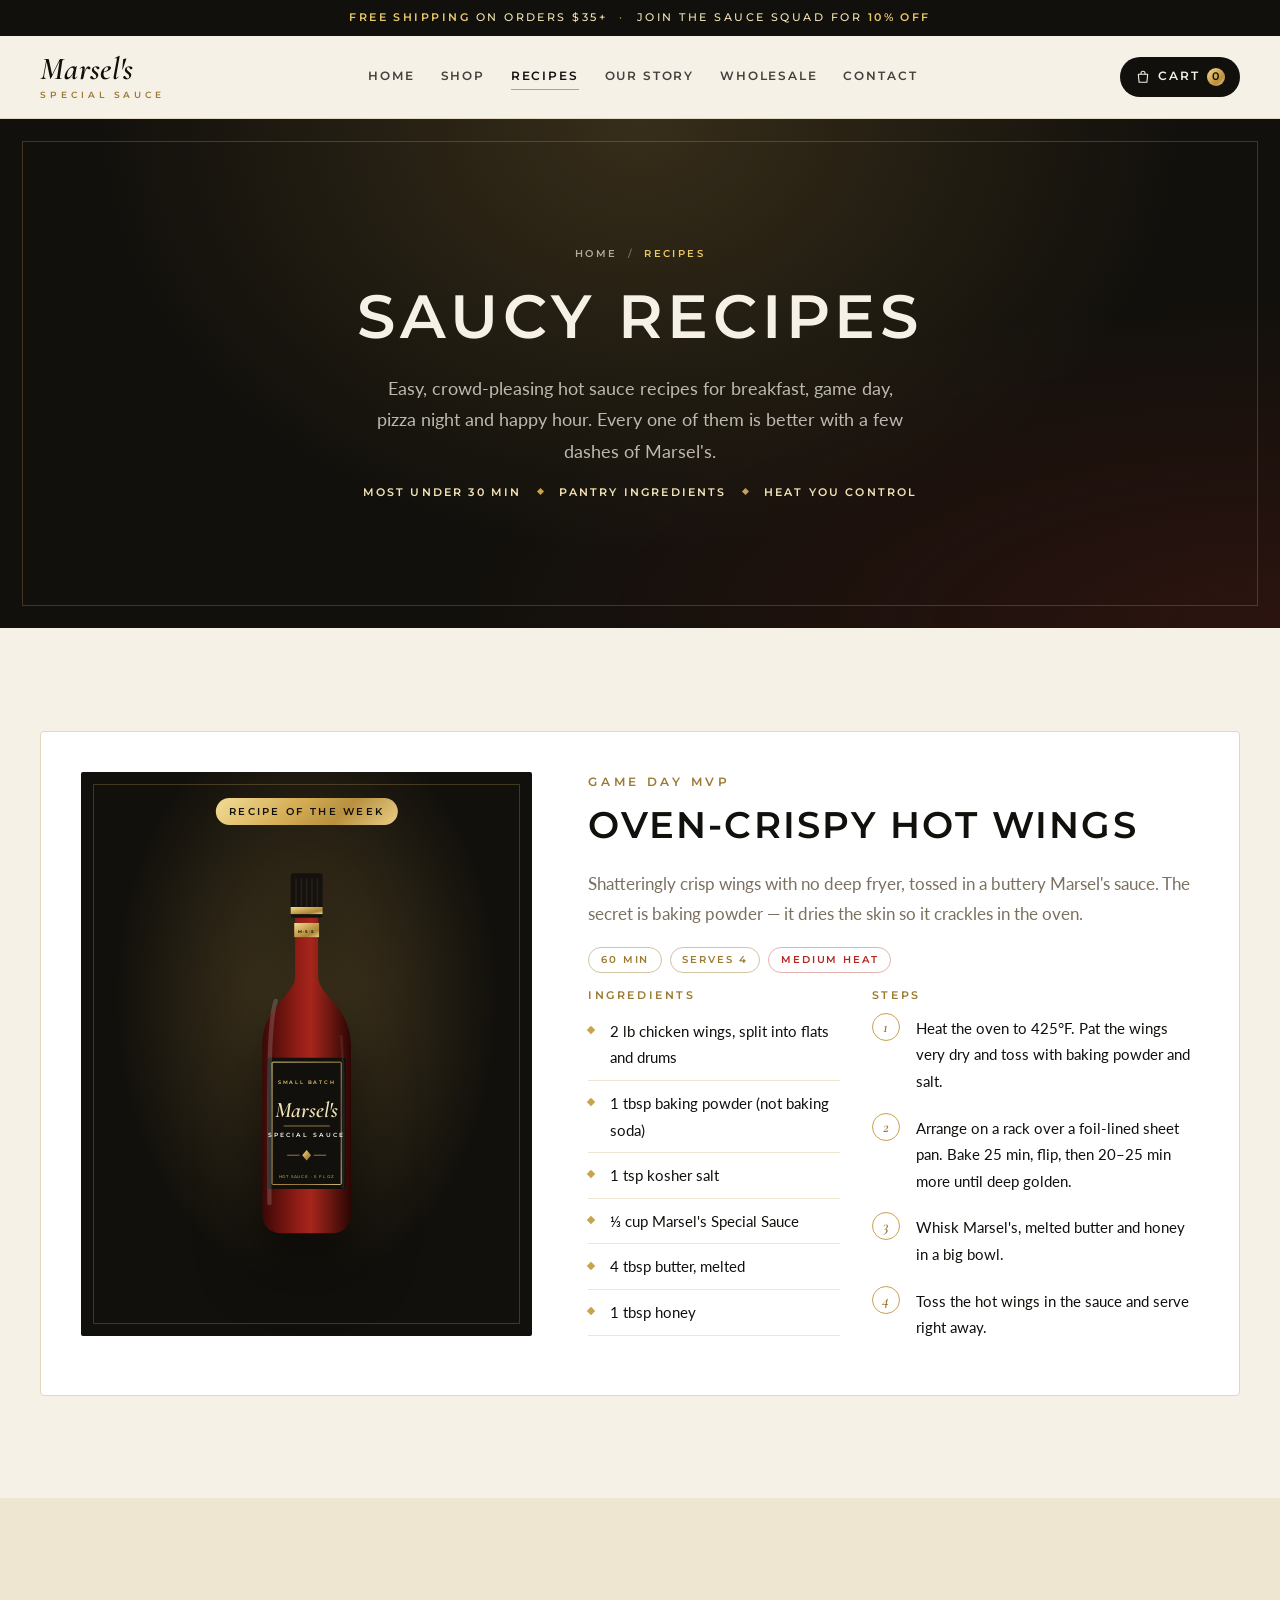
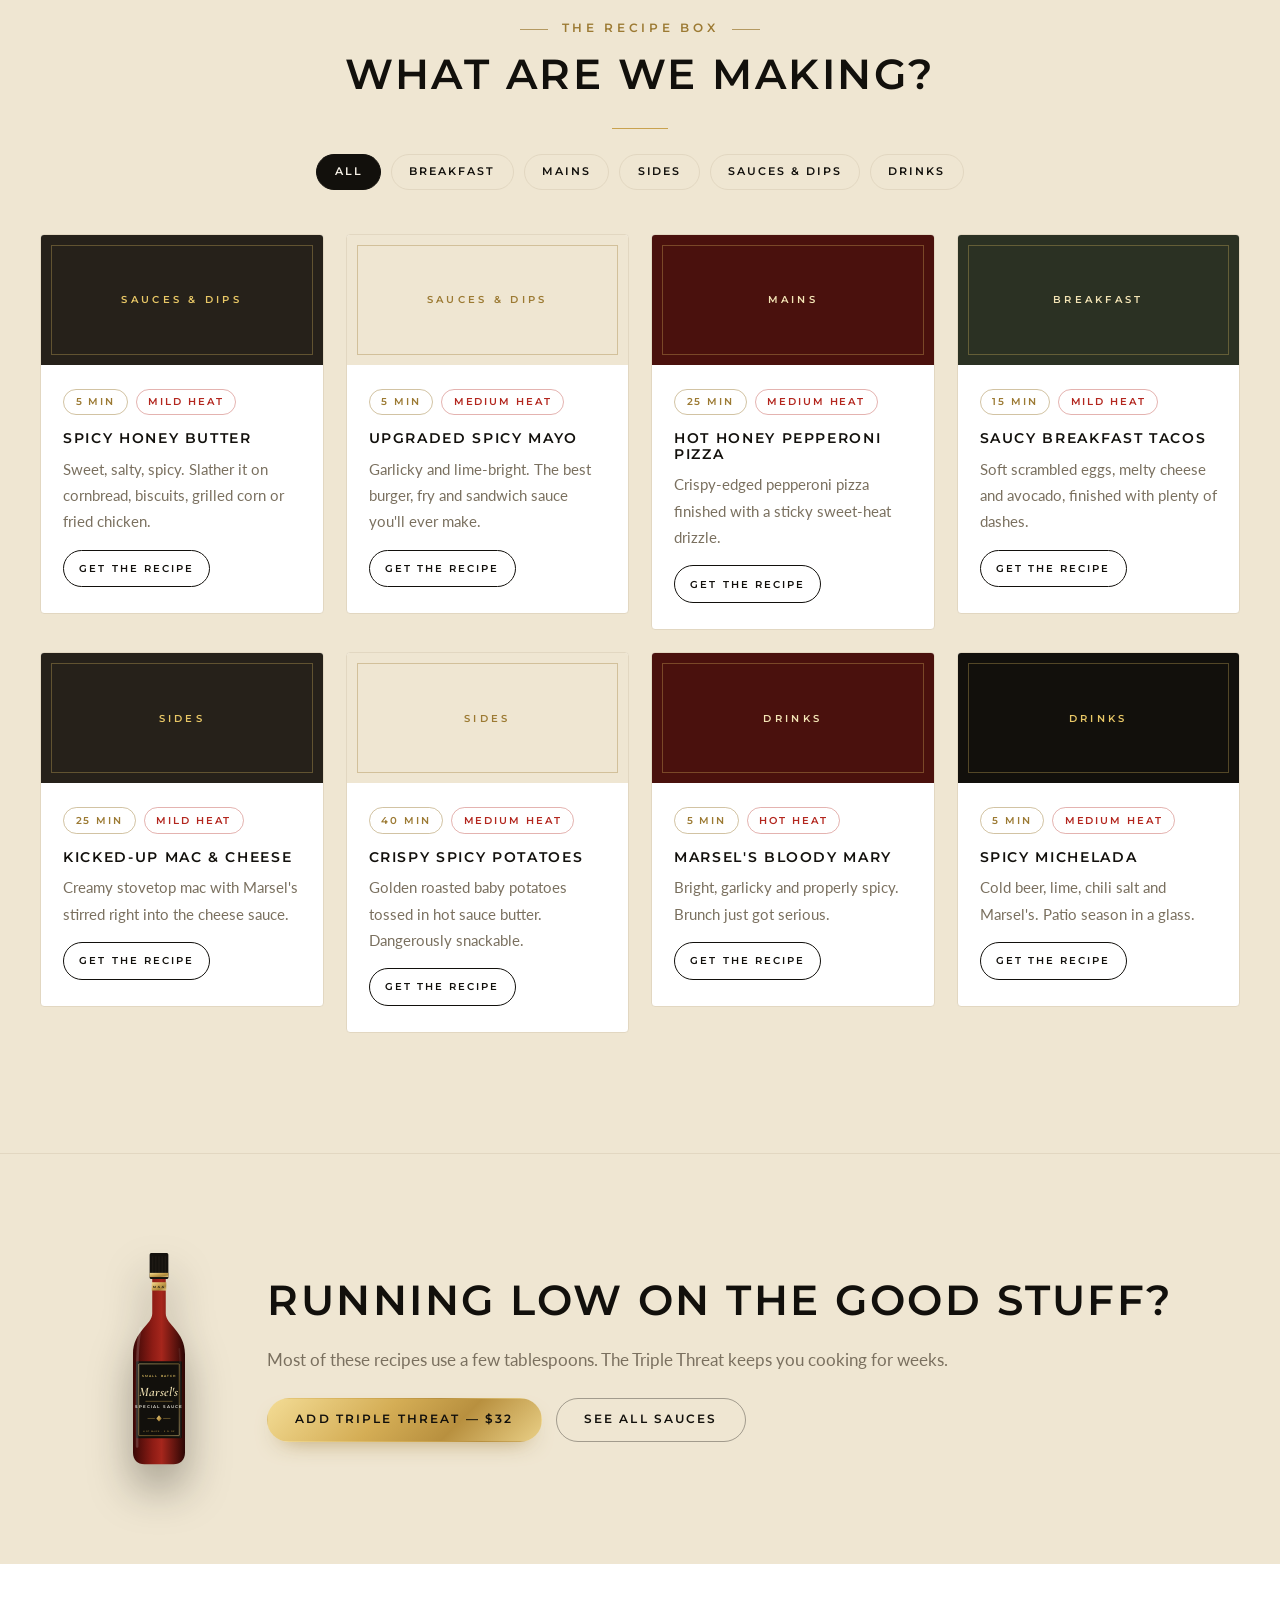
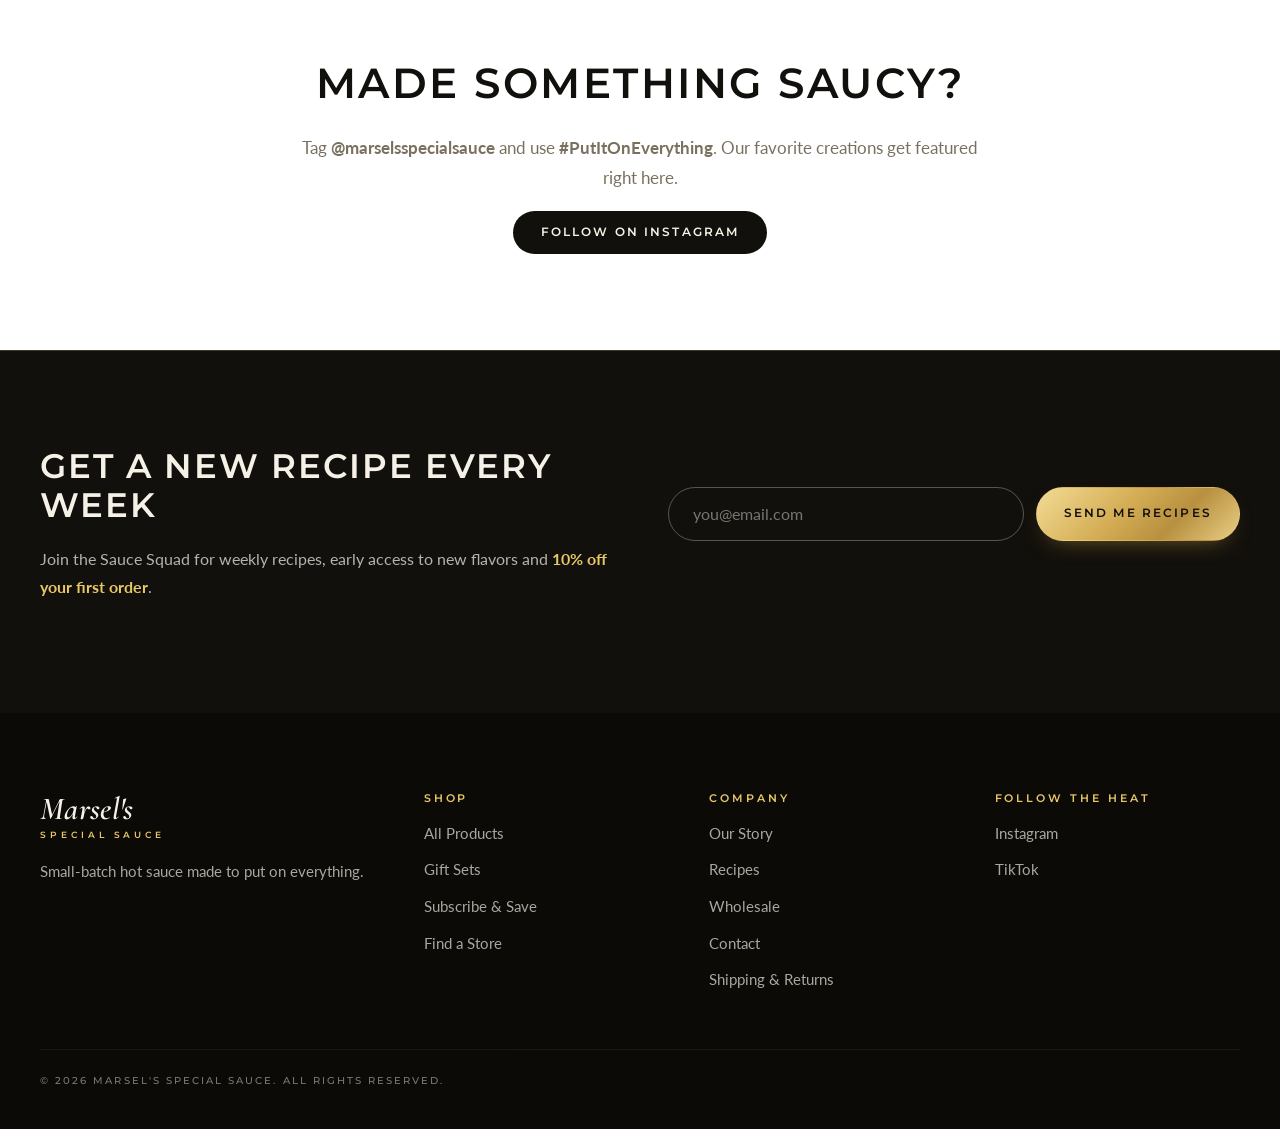
<file: recipes.html>
<!doctype html>
<html lang="en">
<head>
  <meta charset="utf-8">
  <meta name="viewport" content="width=device-width, initial-scale=1">

  <!-- ===== SEO: replace https://www.marselsspecialsauce.com with your real domain everywhere ===== -->
  <title>Hot Sauce Recipes: Wings, Spicy Mayo, Bloody Marys &amp; More | Marsel's Special Sauce</title>
  <meta name="description" content="Easy hot sauce recipes made with Marsel's Special Sauce: crispy hot wings, spicy honey butter, upgraded spicy mayo, hot honey pizza, breakfast tacos, Bloody Marys and more.">
  <link rel="canonical" href="https://www.marselsspecialsauce.com/recipes.html">
  <meta name="robots" content="index, follow, max-image-preview:large">
  <meta name="theme-color" content="#12100c">

  <meta property="og:type" content="website">
  <meta property="og:site_name" content="Marsel's Special Sauce">
  <meta property="og:title" content="Hot Sauce Recipes – Marsel's Special Sauce">
  <meta property="og:description" content="Wings, dips, pizza, breakfast and drinks. Easy recipes that put Marsel's Special Sauce on everything.">
  <meta property="og:url" content="https://www.marselsspecialsauce.com/recipes.html">
  <meta property="og:image" content="https://www.marselsspecialsauce.com/assets/og-image.jpg">
  <meta name="twitter:card" content="summary_large_image">
  <meta name="twitter:title" content="Hot Sauce Recipes – Marsel's Special Sauce">
  <meta name="twitter:description" content="Easy recipes that put Marsel's Special Sauce on everything.">
  <meta name="twitter:image" content="https://www.marselsspecialsauce.com/assets/og-image.jpg">
  <link rel="icon" href="favicon.svg" type="image/svg+xml">
  <link rel="manifest" href="site.webmanifest">
  <link rel="preconnect" href="https://fonts.googleapis.com">
  <link rel="preconnect" href="https://fonts.gstatic.com" crossorigin>
  <link href="https://fonts.googleapis.com/css2?family=Cormorant+Garamond:ital,wght@0,500;0,600;1,500;1,600&family=Lato:wght@400;700&family=Montserrat:wght@500;600;700&display=swap" rel="stylesheet">
  <link rel="stylesheet" href="styles.css">

  <!-- Structured data. Google shows recipe rich results only when each recipe has a real photo:
       add images at the assets/ paths below (and ideally give each recipe its own page later). -->
  <script type="application/ld+json">
  {
    "@context": "https://schema.org",
    "@graph": [
      {
        "@type": "BreadcrumbList",
        "itemListElement": [
          { "@type": "ListItem", "position": 1, "name": "Home", "item": "https://www.marselsspecialsauce.com/" },
          { "@type": "ListItem", "position": 2, "name": "Recipes", "item": "https://www.marselsspecialsauce.com/recipes.html" }
        ]
      },
      {
        "@type": "Recipe", "@id": "https://www.marselsspecialsauce.com/recipes.html#wings",
        "name": "Oven-Crispy Hot Wings", "recipeCategory": "Main", "recipeCuisine": "American",
        "image": "https://www.marselsspecialsauce.com/assets/recipes/wings.jpg",
        "description": "Extra-crispy baked chicken wings tossed in a buttery hot sauce made with Marsel's Special Sauce.",
        "author": { "@type": "Organization", "name": "Marsel's Special Sauce" },
        "prepTime": "PT10M", "cookTime": "PT50M", "totalTime": "PT60M", "recipeYield": "4 servings",
        "keywords": "hot wings, baked wings, buffalo wings, hot sauce wings",
        "recipeIngredient": ["2 lb chicken wings, split into flats and drums", "1 tbsp baking powder (not baking soda)", "1 tsp kosher salt", "1/3 cup Marsel's Special Sauce", "4 tbsp butter, melted", "1 tbsp honey"],
        "recipeInstructions": [
          { "@type": "HowToStep", "text": "Heat the oven to 425°F. Pat the wings very dry and toss with baking powder and salt." },
          { "@type": "HowToStep", "text": "Arrange on a rack set over a foil-lined sheet pan. Bake 25 minutes, flip, then bake 20–25 minutes more until deep golden and crisp." },
          { "@type": "HowToStep", "text": "Whisk Marsel's Special Sauce, melted butter and honey in a big bowl." },
          { "@type": "HowToStep", "text": "Toss the hot wings in the sauce and serve right away." }
        ]
      },
      {
        "@type": "Recipe", "@id": "https://www.marselsspecialsauce.com/recipes.html#honey-butter",
        "name": "Spicy Honey Butter", "recipeCategory": "Sauce",
        "image": "https://www.marselsspecialsauce.com/assets/recipes/honey-butter.jpg",
        "description": "Sweet, salty, spicy butter for cornbread, biscuits, corn and fried chicken.",
        "author": { "@type": "Organization", "name": "Marsel's Special Sauce" },
        "totalTime": "PT5M", "recipeYield": "about 1/3 cup",
        "recipeIngredient": ["4 tbsp butter, softened", "2 tbsp honey", "1 tbsp Marsel's Special Sauce", "Pinch of flaky salt"],
        "recipeInstructions": [{ "@type": "HowToStep", "text": "Mash everything together with a fork until smooth. Spread on anything warm." }]
      },
      {
        "@type": "Recipe", "@id": "https://www.marselsspecialsauce.com/recipes.html#spicy-mayo",
        "name": "Upgraded Spicy Mayo", "recipeCategory": "Sauce",
        "image": "https://www.marselsspecialsauce.com/assets/recipes/spicy-mayo.jpg",
        "description": "A garlicky, lime-bright spicy mayo for burgers, fries, sandwiches and sushi bowls.",
        "author": { "@type": "Organization", "name": "Marsel's Special Sauce" },
        "totalTime": "PT5M", "recipeYield": "about 2/3 cup",
        "recipeIngredient": ["1/2 cup mayonnaise", "2 tbsp Marsel's Special Sauce", "1 tsp fresh lime juice", "1 small garlic clove, finely grated"],
        "recipeInstructions": [{ "@type": "HowToStep", "text": "Stir everything together. Chill 10 minutes if you can wait." }]
      },
      {
        "@type": "Recipe", "@id": "https://www.marselsspecialsauce.com/recipes.html#hot-honey-pizza",
        "name": "Hot Honey Pepperoni Pizza", "recipeCategory": "Main",
        "image": "https://www.marselsspecialsauce.com/assets/recipes/pizza.jpg",
        "description": "Crispy pepperoni pizza finished with a sweet-heat drizzle of honey and Marsel's Special Sauce.",
        "author": { "@type": "Organization", "name": "Marsel's Special Sauce" },
        "totalTime": "PT25M", "recipeYield": "1 pizza",
        "recipeIngredient": ["1 lb pizza dough", "1/2 cup pizza sauce", "2 cups shredded mozzarella", "1 cup pepperoni", "2 tbsp honey", "1 tbsp Marsel's Special Sauce"],
        "recipeInstructions": [
          { "@type": "HowToStep", "text": "Heat the oven to 475°F. Stretch the dough onto an oiled sheet pan." },
          { "@type": "HowToStep", "text": "Top with sauce, mozzarella and pepperoni. Bake 10–12 minutes until bubbly and browned." },
          { "@type": "HowToStep", "text": "Warm the honey and stir in Marsel's Special Sauce. Drizzle over the hot pizza." }
        ]
      },
      {
        "@type": "Recipe", "@id": "https://www.marselsspecialsauce.com/recipes.html#breakfast-tacos",
        "name": "Saucy Breakfast Tacos", "recipeCategory": "Breakfast",
        "image": "https://www.marselsspecialsauce.com/assets/recipes/breakfast-tacos.jpg",
        "description": "Soft scrambled eggs, melty cheese and avocado in warm tortillas with plenty of hot sauce.",
        "author": { "@type": "Organization", "name": "Marsel's Special Sauce" },
        "totalTime": "PT15M", "recipeYield": "2 servings",
        "recipeIngredient": ["4 eggs", "1 tbsp butter", "4 small flour or corn tortillas, warmed", "1/2 cup shredded cheddar or Monterey Jack", "1 avocado, sliced", "Fresh cilantro", "Marsel's Special Sauce, to taste"],
        "recipeInstructions": [
          { "@type": "HowToStep", "text": "Whisk the eggs with a pinch of salt. Scramble gently in butter over low heat until just set." },
          { "@type": "HowToStep", "text": "Fill warm tortillas with eggs, cheese, avocado and cilantro." },
          { "@type": "HowToStep", "text": "Finish each taco with 3–4 dashes of Marsel's Special Sauce." }
        ]
      },
      {
        "@type": "Recipe", "@id": "https://www.marselsspecialsauce.com/recipes.html#mac-and-cheese",
        "name": "Kicked-Up Mac & Cheese", "recipeCategory": "Side",
        "image": "https://www.marselsspecialsauce.com/assets/recipes/mac.jpg",
        "description": "Creamy stovetop mac and cheese with Marsel's Special Sauce stirred right into the cheese sauce.",
        "author": { "@type": "Organization", "name": "Marsel's Special Sauce" },
        "totalTime": "PT25M", "recipeYield": "4 servings",
        "recipeIngredient": ["8 oz elbow pasta", "2 tbsp butter", "2 tbsp all-purpose flour", "1 1/2 cups whole milk", "2 cups shredded sharp cheddar", "1–2 tbsp Marsel's Special Sauce", "Salt to taste"],
        "recipeInstructions": [
          { "@type": "HowToStep", "text": "Cook the pasta in salted water until just tender. Drain." },
          { "@type": "HowToStep", "text": "Melt butter in the pot, whisk in flour for 1 minute, then slowly whisk in milk. Simmer until thickened." },
          { "@type": "HowToStep", "text": "Off the heat, stir in cheddar until smooth, then Marsel's Special Sauce. Fold in pasta and season with salt." }
        ]
      },
      {
        "@type": "Recipe", "@id": "https://www.marselsspecialsauce.com/recipes.html#potatoes",
        "name": "Crispy Spicy Roasted Potatoes", "recipeCategory": "Side",
        "image": "https://www.marselsspecialsauce.com/assets/recipes/potatoes.jpg",
        "description": "Golden roasted baby potatoes tossed in hot sauce butter.",
        "author": { "@type": "Organization", "name": "Marsel's Special Sauce" },
        "totalTime": "PT40M", "recipeYield": "4 servings",
        "recipeIngredient": ["1 1/2 lb baby potatoes, halved", "2 tbsp olive oil", "1 tsp kosher salt", "1 tbsp butter, melted", "1 tbsp Marsel's Special Sauce", "Chopped parsley"],
        "recipeInstructions": [
          { "@type": "HowToStep", "text": "Heat the oven to 425°F. Toss potatoes with oil and salt and roast cut-side down 30–35 minutes until crisp." },
          { "@type": "HowToStep", "text": "Toss with melted butter, Marsel's Special Sauce and parsley." }
        ]
      },
      {
        "@type": "Recipe", "@id": "https://www.marselsspecialsauce.com/recipes.html#bloody-mary",
        "name": "Marsel's Bloody Mary", "recipeCategory": "Drink",
        "image": "https://www.marselsspecialsauce.com/assets/recipes/bloody-mary.jpg",
        "description": "A bright, garlicky Bloody Mary with real heat from Marsel's Special Sauce.",
        "author": { "@type": "Organization", "name": "Marsel's Special Sauce" },
        "totalTime": "PT5M", "recipeYield": "1 drink",
        "recipeIngredient": ["2 oz vodka", "4 oz tomato juice", "1/2 oz fresh lemon juice", "2 dashes Worcestershire sauce", "4–6 dashes Marsel's Special Sauce", "Pinch of celery salt and black pepper", "Celery stalk and lemon wedge, to garnish"],
        "recipeInstructions": [
          { "@type": "HowToStep", "text": "Add everything except the garnish to a shaker with ice. Roll back and forth between two glasses (or shake gently)." },
          { "@type": "HowToStep", "text": "Strain over fresh ice and garnish with celery and lemon." }
        ]
      },
      {
        "@type": "Recipe", "@id": "https://www.marselsspecialsauce.com/recipes.html#michelada",
        "name": "Spicy Michelada", "recipeCategory": "Drink",
        "image": "https://www.marselsspecialsauce.com/assets/recipes/michelada.jpg",
        "description": "A cold, salty, spicy beer cocktail made with lime and Marsel's Special Sauce.",
        "author": { "@type": "Organization", "name": "Marsel's Special Sauce" },
        "totalTime": "PT5M", "recipeYield": "1 drink",
        "recipeIngredient": ["1 lime", "Chili-lime salt for the rim", "1 oz fresh lime juice", "4–6 dashes Marsel's Special Sauce", "2 dashes Worcestershire sauce", "12 oz cold Mexican lager"],
        "recipeInstructions": [
          { "@type": "HowToStep", "text": "Rub a lime wedge around the rim of a tall glass and dip it in chili-lime salt. Fill with ice." },
          { "@type": "HowToStep", "text": "Add lime juice, Marsel's Special Sauce and Worcestershire. Top slowly with beer and stir gently." }
        ]
      }
    ]
  }
  </script>
</head>
<body>

  <!-- Shared illustrations (same set on every page so cart thumbnails always render).
       Swap for real product photography when you have it. -->
  <svg width="0" height="0" style="position:absolute" aria-hidden="true">
    <defs>
      <linearGradient id="glass" x1="0" x2="1">
        <stop offset="0" stop-color="#3a0806"/>
        <stop offset=".38" stop-color="#8e1c15"/>
        <stop offset=".55" stop-color="#a6261c"/>
        <stop offset="1" stop-color="#2b0604"/>
      </linearGradient>
      <linearGradient id="gold" x1="0" y1="0" x2="1" y2="1">
        <stop offset="0" stop-color="#f3dc95"/>
        <stop offset=".45" stop-color="#c9a24f"/>
        <stop offset=".72" stop-color="#a9853b"/>
        <stop offset="1" stop-color="#e9cf86"/>
      </linearGradient>
      <symbol id="bottle" viewBox="0 0 200 420">
        <path d="M87 52h26v70c0 22 37 34 37 78v190c0 14-9 22-22 22H72c-13 0-22-8-22-22V200c0-44 37-56 37-78z" fill="url(#glass)"/>
        <rect x="82" y="6" width="36" height="50" rx="3" fill="#15120e"/>
        <path d="M88 12v38M94 12v38M100 12v38M106 12v38M112 12v38" stroke="#2a251e" stroke-width="1.2"/>
        <rect x="82" y="44" width="36" height="8" fill="url(#gold)"/>
        <rect x="86" y="62" width="28" height="16" fill="url(#gold)"/>
        <text x="100" y="73" text-anchor="middle" font-family="Montserrat, sans-serif" font-weight="700" font-size="5" letter-spacing="1" fill="#12100c">M·S·S</text>
        <rect x="56" y="214" width="88" height="148" rx="2" fill="#12100c"/>
        <rect x="61" y="219" width="78" height="138" rx="1" fill="none" stroke="url(#gold)" stroke-width="1"/>
        <text x="100" y="244" text-anchor="middle" font-family="Montserrat, sans-serif" font-weight="600" font-size="5.5" letter-spacing="2" fill="#e8c766">SMALL BATCH</text>
        <text x="100" y="281" text-anchor="middle" font-family="Cormorant Garamond, Georgia, serif" font-style="italic" font-weight="600" font-size="25" fill="#f3e4b5">Marsel's</text>
        <line x1="74" y1="291" x2="126" y2="291" stroke="#c9a24f" stroke-width=".8"/>
        <text x="100" y="304" text-anchor="middle" font-family="Montserrat, sans-serif" font-weight="600" font-size="7" letter-spacing="2.2" fill="#f6f1e7">SPECIAL SAUCE</text>
        <path d="M100 318l5 6-5 6-5-6z" fill="url(#gold)"/>
        <path d="M78 324h14M108 324h14" stroke="#c9a24f" stroke-width=".8"/>
        <text x="100" y="350" text-anchor="middle" font-family="Montserrat, sans-serif" font-weight="500" font-size="4.6" letter-spacing=".9" fill="#c9a24f">HOT SAUCE · 5 FL OZ</text>
        <path d="M65 150c-7 22-8 70-7 228" stroke="#fff" stroke-opacity=".16" stroke-width="5" stroke-linecap="round" fill="none"/>
        <path d="M139 190c3 30 3 90 2 170" stroke="#fff" stroke-opacity=".07" stroke-width="3" stroke-linecap="round" fill="none"/>
      </symbol>
      <symbol id="gift" viewBox="0 0 200 200">
        <rect x="34" y="84" width="132" height="96" rx="2" fill="#12100c"/>
        <rect x="26" y="64" width="148" height="26" rx="2" fill="#1d1914"/>
        <rect x="94" y="64" width="12" height="116" fill="url(#gold)"/>
        <path d="M100 64c-18-26-46-20-38-6 6 10 24 8 38 6zM100 64c18-26 46-20 38-6-6 10-24 8-38 6z" fill="none" stroke="url(#gold)" stroke-width="4"/>
        <text x="64" y="146" text-anchor="middle" font-family="Cormorant Garamond, Georgia, serif" font-style="italic" font-weight="600" font-size="30" fill="#e8c766">M</text>
      </symbol>
      <symbol id="tee" viewBox="0 0 200 200">
        <path d="M62 24l24-8c4 12 24 12 28 0l24 8 44 34-20 32-18-12v104H56V78L38 90 18 58z" fill="#12100c"/>
        <text x="100" y="104" text-anchor="middle" font-family="Cormorant Garamond, Georgia, serif" font-style="italic" font-weight="600" font-size="24" fill="#e8c766">Marsel's</text>
        <text x="100" y="118" text-anchor="middle" font-family="Montserrat, sans-serif" font-weight="600" font-size="6" letter-spacing="2" fill="#f6f1e7">SPECIAL SAUCE</text>
      </symbol>
      <symbol id="hat" viewBox="0 0 200 200">
        <path d="M38 126c0-56 26-80 62-80s62 24 62 80z" fill="#12100c"/>
        <path d="M30 126h146c16 0 18 22 0 24-36 4-110 4-146-6-8-2-8-18 0-18z" fill="#1d1914"/>
        <circle cx="100" cy="46" r="6" fill="url(#gold)"/>
        <text x="100" y="108" text-anchor="middle" font-family="Cormorant Garamond, Georgia, serif" font-style="italic" font-weight="600" font-size="34" fill="#e8c766">M</text>
      </symbol>
      <symbol id="i-bag" viewBox="0 0 24 24">
        <path d="M5 8h14l-1.2 12H6.2L5 8z" fill="none" stroke="currentColor" stroke-width="1.6" stroke-linejoin="round"/>
        <path d="M9 8V6.5a3 3 0 0 1 6 0V8" fill="none" stroke="currentColor" stroke-width="1.6"/>
      </symbol>
      <symbol id="i-search" viewBox="0 0 24 24">
        <circle cx="11" cy="11" r="6.5" fill="none" stroke="currentColor" stroke-width="1.6"/>
        <path d="M16 16l4.5 4.5" stroke="currentColor" stroke-width="1.6" stroke-linecap="round"/>
      </symbol>
    </defs>
  </svg>

  <a class="skip-link" href="#main">Skip to content</a>
  <div class="announce" role="note">
    <strong>Free shipping</strong> on orders $35+  <span class="sep">·</span>  Join the Sauce Squad for <strong>10% off</strong>
  </div>

  <header class="site-header">
    <nav class="nav wrap" aria-label="Main">
      <a href="index.html" class="logo" aria-label="Marsel's Special Sauce home">Marsel's<span>Special Sauce</span></a>
      <!-- Site pages. Links marked data-soon show a "coming soon" note until that page is built. -->
      <ul class="nav-links" id="site-menu" data-menu>
        <li><a href="index.html" class="nav-btn">Home</a></li>
        <li><a href="shop.html" class="nav-btn">Shop</a></li>
        <li><a href="recipes.html" class="nav-btn" aria-current="page">Recipes</a></li>
        <li><a href="our-story.html" class="nav-btn">Our Story</a></li>
        <li><a href="wholesale.html" class="nav-btn">Wholesale</a></li>
        <li><a href="contact.html" class="nav-btn">Contact</a></li>
      </ul>
      <div class="nav-actions">
        <button class="cart-btn" type="button" aria-controls="cart" aria-expanded="false" data-open-cart>
          <svg class="icon" aria-hidden="true"><use href="#i-bag"/></svg> <span class="cart-label">Cart</span> <span class="cart-count" data-cart-count>0</span>
        </button>
        <button class="menu-btn" type="button" aria-controls="site-menu" aria-expanded="false" aria-label="Open menu" data-menu-btn>
          <span></span><span></span><span></span>
        </button>
      </div>
    </nav>
  </header>

  <main id="main">

    <!-- ===== PAGE HERO ===== -->
    <section class="page-hero">
      <div class="wrap page-hero-grid">
        <div>
          <nav class="crumbs" aria-label="Breadcrumb">
            <ol>
              <li><a href="index.html">Home</a></li>
              <li aria-current="page">Recipes</li>
            </ol>
          </nav>
          <h1>Saucy Recipes</h1>
          <p class="lede">Easy, crowd-pleasing hot sauce recipes for breakfast, game day, pizza night and happy hour. Every one of them is better with a few dashes of Marsel's.</p>
          <ul class="trust">
            <li>Most under 30 min</li>
            <li>Pantry ingredients</li>
            <li>Heat you control</li>
          </ul>
        </div>
        <div class="recipe-hero-art" aria-hidden="true">
          <div class="burst burst-sm"></div>
          <span class="float-food f1"></span>
          <span class="float-food f2"></span>
          <span class="float-food f3"></span>
          <svg class="ph-bottle" viewBox="0 0 200 420"><use href="#bottle"/></svg>
        </div>
      </div>
    </section>

    <!-- ===== FEATURED RECIPE ===== -->
    <section class="featured-recipe" id="wings" aria-labelledby="featured-title">
      <div class="wrap fr-grid">
        <div class="fr-art" aria-hidden="true">
          <span class="fr-badge">Recipe of the week</span>
          <svg class="fr-bottle" viewBox="0 0 200 420"><use href="#bottle"/></svg>
        </div>
        <article class="fr-body">
          <p class="eyebrow">Game day MVP</p>
          <h2 id="featured-title">Oven-Crispy Hot Wings</h2>
          <p class="fr-desc">Shatteringly crisp wings with no deep fryer, tossed in a buttery Marsel's sauce. The secret is baking powder — it dries the skin so it crackles in the oven.</p>
          <ul class="rc-meta">
            <li class="recipe-tag">60 min</li>
            <li class="recipe-tag">Serves 4</li>
            <li class="recipe-tag tag-heat" aria-label="Heat level 2 of 3">Medium heat</li>
          </ul>
          <div class="fr-cols">
            <div>
              <h3>Ingredients</h3>
              <ul class="ing">
                <li>2 lb chicken wings, split into flats and drums</li>
                <li>1 tbsp baking powder (not baking soda)</li>
                <li>1 tsp kosher salt</li>
                <li>⅓ cup Marsel's Special Sauce</li>
                <li>4 tbsp butter, melted</li>
                <li>1 tbsp honey</li>
              </ul>
            </div>
            <div>
              <h3>Steps</h3>
              <ol class="how">
                <li>Heat the oven to 425°F. Pat the wings very dry and toss with baking powder and salt.</li>
                <li>Arrange on a rack over a foil-lined sheet pan. Bake 25 min, flip, then 20–25 min more until deep golden.</li>
                <li>Whisk Marsel's, melted butter and honey in a big bowl.</li>
                <li>Toss the hot wings in the sauce and serve right away.</li>
              </ol>
            </div>
          </div>
        </article>
      </div>
    </section>

    <!-- ===== RECIPE GRID ===== -->
    <section class="recipes-all" aria-labelledby="all-title">
      <div class="wrap">
        <p class="eyebrow center">The recipe box</p>
        <h2 id="all-title" class="center">What are we making?</h2>
        <div class="filters filters-center" role="group" aria-label="Filter recipes" data-recipe-filters>
          <button type="button" data-rfilter="all" aria-pressed="true">All</button>
          <button type="button" data-rfilter="breakfast" aria-pressed="false">Breakfast</button>
          <button type="button" data-rfilter="mains" aria-pressed="false">Mains</button>
          <button type="button" data-rfilter="sides" aria-pressed="false">Sides</button>
          <button type="button" data-rfilter="sauces" aria-pressed="false">Sauces &amp; Dips</button>
          <button type="button" data-rfilter="drinks" aria-pressed="false">Drinks</button>
        </div>
        <div class="recipe-grid" data-recipe-grid>
          <article class="recipe-card" id="honey-butter" data-category="sauces">
            <div class="rc-art bg-yellow" aria-hidden="true">Sauces &amp; Dips</div>
            <div class="rc-body">
              <ul class="rc-meta"><li class="recipe-tag">5 min</li><li class="recipe-tag tag-heat" aria-label="Heat level 1 of 3">Mild heat</li></ul>
              <h3>Spicy Honey Butter</h3>
              <p>Sweet, salty, spicy. Slather it on cornbread, biscuits, grilled corn or fried chicken.</p>
              <details class="rc-details">
                <summary>Get the recipe</summary>
                <h4>Ingredients</h4>
                <ul class="ing"><li>4 tbsp butter, softened</li><li>2 tbsp honey</li><li>1 tbsp Marsel's Special Sauce</li><li>Pinch of flaky salt</li></ul>
                <h4>Steps</h4>
                <ol class="how"><li>Mash everything together with a fork until smooth.</li><li>Spread on anything warm. Keeps 1 week in the fridge.</li></ol>
              </details>
            </div>
          </article>

          <article class="recipe-card" id="spicy-mayo" data-category="sauces">
            <div class="rc-art bg-cream" aria-hidden="true">Sauces &amp; Dips</div>
            <div class="rc-body">
              <ul class="rc-meta"><li class="recipe-tag">5 min</li><li class="recipe-tag tag-heat" aria-label="Heat level 2 of 3">Medium heat</li></ul>
              <h3>Upgraded Spicy Mayo</h3>
              <p>Garlicky and lime-bright. The best burger, fry and sandwich sauce you'll ever make.</p>
              <details class="rc-details">
                <summary>Get the recipe</summary>
                <h4>Ingredients</h4>
                <ul class="ing"><li>½ cup mayonnaise</li><li>2 tbsp Marsel's Special Sauce</li><li>1 tsp fresh lime juice</li><li>1 small garlic clove, finely grated</li></ul>
                <h4>Steps</h4>
                <ol class="how"><li>Stir everything together.</li><li>Chill 10 minutes if you can wait. (You can't.)</li></ol>
              </details>
            </div>
          </article>

          <article class="recipe-card" id="hot-honey-pizza" data-category="mains">
            <div class="rc-art bg-red" aria-hidden="true">Mains</div>
            <div class="rc-body">
              <ul class="rc-meta"><li class="recipe-tag">25 min</li><li class="recipe-tag tag-heat" aria-label="Heat level 2 of 3">Medium heat</li></ul>
              <h3>Hot Honey Pepperoni Pizza</h3>
              <p>Crispy-edged pepperoni pizza finished with a sticky sweet-heat drizzle.</p>
              <details class="rc-details">
                <summary>Get the recipe</summary>
                <h4>Ingredients</h4>
                <ul class="ing"><li>1 lb pizza dough</li><li>½ cup pizza sauce</li><li>2 cups shredded mozzarella</li><li>1 cup pepperoni</li><li>2 tbsp honey</li><li>1 tbsp Marsel's Special Sauce</li></ul>
                <h4>Steps</h4>
                <ol class="how"><li>Heat the oven to 475°F. Stretch the dough onto an oiled sheet pan.</li><li>Top with sauce, cheese and pepperoni. Bake 10–12 min until bubbly and browned.</li><li>Warm the honey, stir in Marsel's and drizzle over the hot pizza.</li></ol>
              </details>
            </div>
          </article>

          <article class="recipe-card" id="breakfast-tacos" data-category="breakfast">
            <div class="rc-art bg-green" aria-hidden="true">Breakfast</div>
            <div class="rc-body">
              <ul class="rc-meta"><li class="recipe-tag">15 min</li><li class="recipe-tag tag-heat" aria-label="Heat level 1 of 3">Mild heat</li></ul>
              <h3>Saucy Breakfast Tacos</h3>
              <p>Soft scrambled eggs, melty cheese and avocado, finished with plenty of dashes.</p>
              <details class="rc-details">
                <summary>Get the recipe</summary>
                <h4>Ingredients</h4>
                <ul class="ing"><li>4 eggs</li><li>1 tbsp butter</li><li>4 small tortillas, warmed</li><li>½ cup shredded cheddar or Jack</li><li>1 avocado, sliced</li><li>Cilantro</li><li>Marsel's Special Sauce, to taste</li></ul>
                <h4>Steps</h4>
                <ol class="how"><li>Whisk eggs with a pinch of salt. Scramble gently in butter over low heat until just set.</li><li>Fill tortillas with eggs, cheese, avocado and cilantro.</li><li>Finish each taco with 3–4 dashes of Marsel's.</li></ol>
              </details>
            </div>
          </article>

          <article class="recipe-card" id="mac-and-cheese" data-category="sides mains">
            <div class="rc-art bg-yellow" aria-hidden="true">Sides</div>
            <div class="rc-body">
              <ul class="rc-meta"><li class="recipe-tag">25 min</li><li class="recipe-tag tag-heat" aria-label="Heat level 1 of 3">Mild heat</li></ul>
              <h3>Kicked-Up Mac &amp; Cheese</h3>
              <p>Creamy stovetop mac with Marsel's stirred right into the cheese sauce.</p>
              <details class="rc-details">
                <summary>Get the recipe</summary>
                <h4>Ingredients</h4>
                <ul class="ing"><li>8 oz elbow pasta</li><li>2 tbsp butter</li><li>2 tbsp flour</li><li>1½ cups whole milk</li><li>2 cups shredded sharp cheddar</li><li>1–2 tbsp Marsel's Special Sauce</li></ul>
                <h4>Steps</h4>
                <ol class="how"><li>Cook pasta in salted water until just tender. Drain.</li><li>Melt butter in the pot, whisk in flour for 1 min, then slowly whisk in milk. Simmer until thick.</li><li>Off the heat, stir in cheese, then Marsel's. Fold in the pasta and salt to taste.</li></ol>
              </details>
            </div>
          </article>

          <article class="recipe-card" id="potatoes" data-category="sides">
            <div class="rc-art bg-cream" aria-hidden="true">Sides</div>
            <div class="rc-body">
              <ul class="rc-meta"><li class="recipe-tag">40 min</li><li class="recipe-tag tag-heat" aria-label="Heat level 2 of 3">Medium heat</li></ul>
              <h3>Crispy Spicy Potatoes</h3>
              <p>Golden roasted baby potatoes tossed in hot sauce butter. Dangerously snackable.</p>
              <details class="rc-details">
                <summary>Get the recipe</summary>
                <h4>Ingredients</h4>
                <ul class="ing"><li>1½ lb baby potatoes, halved</li><li>2 tbsp olive oil</li><li>1 tsp kosher salt</li><li>1 tbsp butter, melted</li><li>1 tbsp Marsel's Special Sauce</li><li>Chopped parsley</li></ul>
                <h4>Steps</h4>
                <ol class="how"><li>Heat the oven to 425°F. Toss potatoes with oil and salt; roast cut-side down 30–35 min.</li><li>Toss with melted butter, Marsel's and parsley.</li></ol>
              </details>
            </div>
          </article>

          <article class="recipe-card" id="bloody-mary" data-category="drinks">
            <div class="rc-art bg-red" aria-hidden="true">Drinks</div>
            <div class="rc-body">
              <ul class="rc-meta"><li class="recipe-tag">5 min</li><li class="recipe-tag tag-heat" aria-label="Heat level 3 of 3">Hot heat</li></ul>
              <h3>Marsel's Bloody Mary</h3>
              <p>Bright, garlicky and properly spicy. Brunch just got serious.</p>
              <details class="rc-details">
                <summary>Get the recipe</summary>
                <h4>Ingredients</h4>
                <ul class="ing"><li>2 oz vodka</li><li>4 oz tomato juice</li><li>½ oz fresh lemon juice</li><li>2 dashes Worcestershire</li><li>4–6 dashes Marsel's Special Sauce</li><li>Pinch of celery salt &amp; black pepper</li><li>Celery &amp; lemon, to garnish</li></ul>
                <h4>Steps</h4>
                <ol class="how"><li>Add everything but the garnish to a shaker with ice. Roll between two glasses or shake gently.</li><li>Strain over fresh ice and garnish.</li></ol>
              </details>
            </div>
          </article>

          <article class="recipe-card" id="michelada" data-category="drinks">
            <div class="rc-art bg-ink" aria-hidden="true">Drinks</div>
            <div class="rc-body">
              <ul class="rc-meta"><li class="recipe-tag">5 min</li><li class="recipe-tag tag-heat" aria-label="Heat level 2 of 3">Medium heat</li></ul>
              <h3>Spicy Michelada</h3>
              <p>Cold beer, lime, chili salt and Marsel's. Patio season in a glass.</p>
              <details class="rc-details">
                <summary>Get the recipe</summary>
                <h4>Ingredients</h4>
                <ul class="ing"><li>1 lime</li><li>Chili-lime salt for the rim</li><li>1 oz fresh lime juice</li><li>4–6 dashes Marsel's Special Sauce</li><li>2 dashes Worcestershire</li><li>12 oz cold Mexican lager</li></ul>
                <h4>Steps</h4>
                <ol class="how"><li>Rub a lime wedge around a tall glass rim and dip in chili-lime salt. Fill with ice.</li><li>Add lime juice, Marsel's and Worcestershire. Top slowly with beer and stir gently.</li></ol>
              </details>
            </div>
          </article>
        </div>
        <p class="recipe-empty" data-recipe-empty hidden>No recipes here yet — more coming soon!</p>
      </div>
    </section>

    <!-- ===== RESTOCK CTA ===== -->
    <section class="cta-band" aria-labelledby="cta-title">
      <div class="wrap cta-inner">
        <svg class="cta-bottle" viewBox="0 0 200 420" aria-hidden="true"><use href="#bottle"/></svg>
        <div>
          <h2 id="cta-title">Running low on the good stuff?</h2>
          <p class="cta-text">Most of these recipes use a few tablespoons. The Triple Threat keeps you cooking for weeks.</p>
          <div class="btn-row">
            <button type="button" class="btn btn-primary" data-add="triple">Add Triple Threat — $32</button>
            <a href="shop.html" class="btn btn-ghost">See all sauces</a>
          </div>
        </div>
      </div>
    </section>

    <!-- ===== SHARE YOURS ===== -->
    <section class="share" aria-labelledby="share-title">
      <div class="wrap share-inner">
        <div>
          <h2 id="share-title">Made something saucy?</h2>
          <p>Tag <strong>@marselsspecialsauce</strong> and use <strong>#PutItOnEverything</strong>. Our favorite creations get featured right here.</p>
          <a href="https://www.instagram.com/marselsspecialsauce" class="btn btn-dark" rel="noopener">Follow on Instagram</a>
        </div>
      </div>
    </section>

    <!-- ===== EMAIL CAPTURE ===== -->
    <section class="squad" aria-labelledby="squad-title">
      <div class="wrap squad-inner">
        <div>
          <h2 id="squad-title">Get a new recipe every week</h2>
          <p>Join the Sauce Squad for weekly recipes, early access to new flavors and <strong>10% off your first order</strong>.</p>
        </div>
        <form class="squad-form" data-signup novalidate>
          <label for="email" class="sr-only">Email address</label>
          <input type="email" id="email" name="email" placeholder="you@email.com" autocomplete="email" required>
          <button class="btn btn-yellow" type="submit">Send me recipes</button>
          <p class="form-msg" data-signup-msg aria-live="polite"></p>
        </form>
      </div>
    </section>
  </main>

  <footer class="footer">
    <div class="wrap footer-grid">
      <div>
        <a href="index.html" class="logo logo-light">Marsel's<span>Special Sauce</span></a>
        <p>Small-batch hot sauce made to put on everything.</p>
      </div>
      <nav aria-label="Footer">
        <h3>Shop</h3>
        <ul>
          <li><a href="shop.html">All Products</a></li>
          <li><a href="shop.html#gifts">Gift Sets</a></li>
          <li><a href="shop.html#subscribe">Subscribe &amp; Save</a></li>
          <li><a href="find-a-store.html">Find a Store</a></li>
        </ul>
      </nav>
      <nav aria-label="Help">
        <h3>Company</h3>
        <ul>
          <li><a href="our-story.html">Our Story</a></li>
          <li><a href="recipes.html">Recipes</a></li>
          <li><a href="wholesale.html">Wholesale</a></li>
          <li><a href="contact.html">Contact</a></li>
          <li><a href="shipping-returns.html">Shipping &amp; Returns</a></li>
        </ul>
      </nav>
      <div>
        <h3>Follow the heat</h3>
        <ul>
          <li><a href="https://www.instagram.com/marselsspecialsauce" rel="noopener">Instagram</a></li>
          <li><a href="https://www.tiktok.com/@marselsspecialsauce" rel="noopener">TikTok</a></li>
        </ul>
      </div>
    </div>
    <p class="wrap copyright">© <span data-year>2026</span> Marsel's Special Sauce. All rights reserved.</p>
  </footer>

  <!-- Cart drawer -->
  <div class="cart-scrim" data-cart-scrim hidden></div>
  <aside class="cart" id="cart" aria-label="Shopping cart" aria-hidden="true" data-cart>
    <div class="cart-head">
      <h2>Your Stash</h2>
      <button type="button" class="cart-close" aria-label="Close cart" data-close-cart>✕</button>
    </div>
    <div class="ship-progress">
      <p data-ship-msg>You're $35.00 away from free shipping!</p>
      <div class="ship-bar"><div data-ship-bar></div></div>
    </div>
    <ul class="cart-items" data-cart-items></ul>
    <div class="cart-empty" data-cart-empty>
      <p>Your cart is emptier than a bottle after taco night.</p>
      <a href="shop.html" class="btn btn-primary">Start shopping</a>
    </div>
    <div class="cart-foot">
      <div class="cart-total"><span>Subtotal</span><strong data-cart-total>$0.00</strong></div>
      <button class="btn btn-primary btn-block" type="button" data-checkout>Checkout</button>
      <p class="fine center">Taxes &amp; shipping calculated at checkout</p>
    </div>
  </aside>
  <div class="toast" role="status" aria-live="polite" data-toast></div>

  <script src="main.js" defer></script>
</body>
</html>
</file>
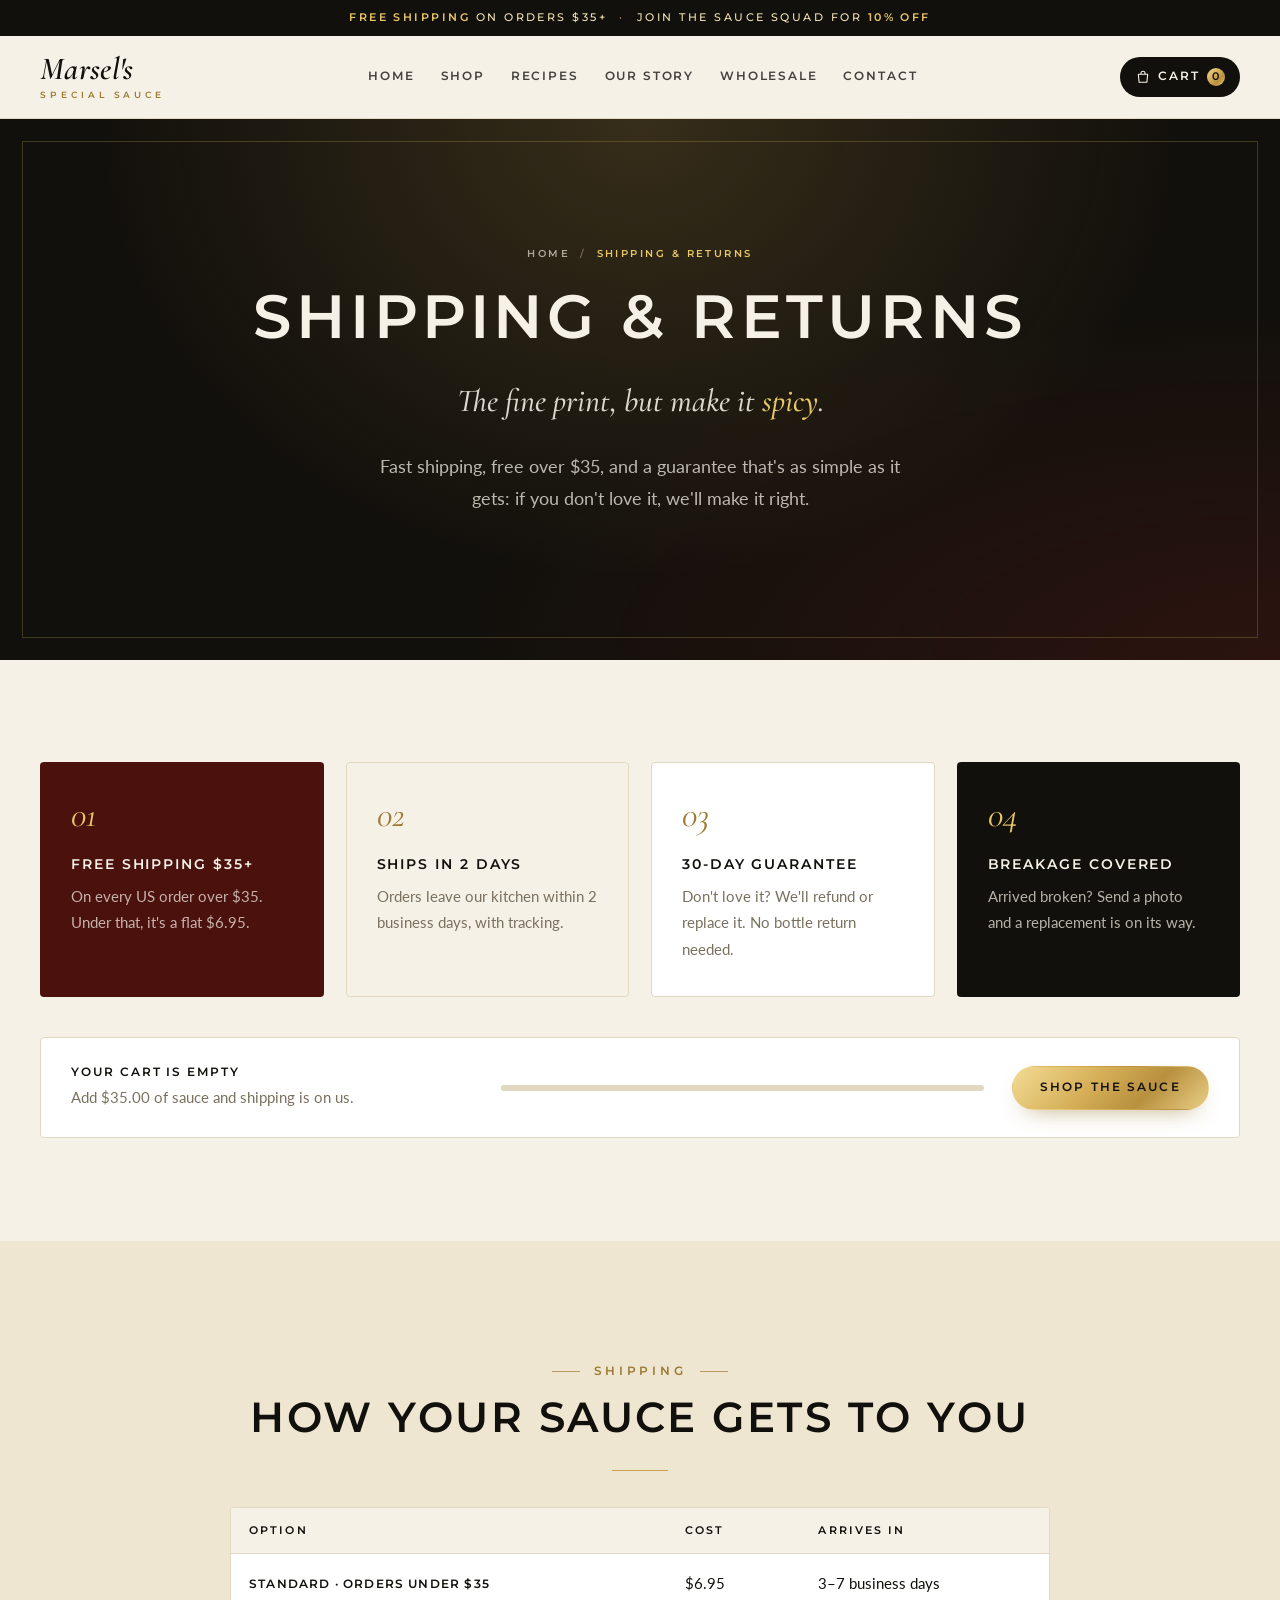
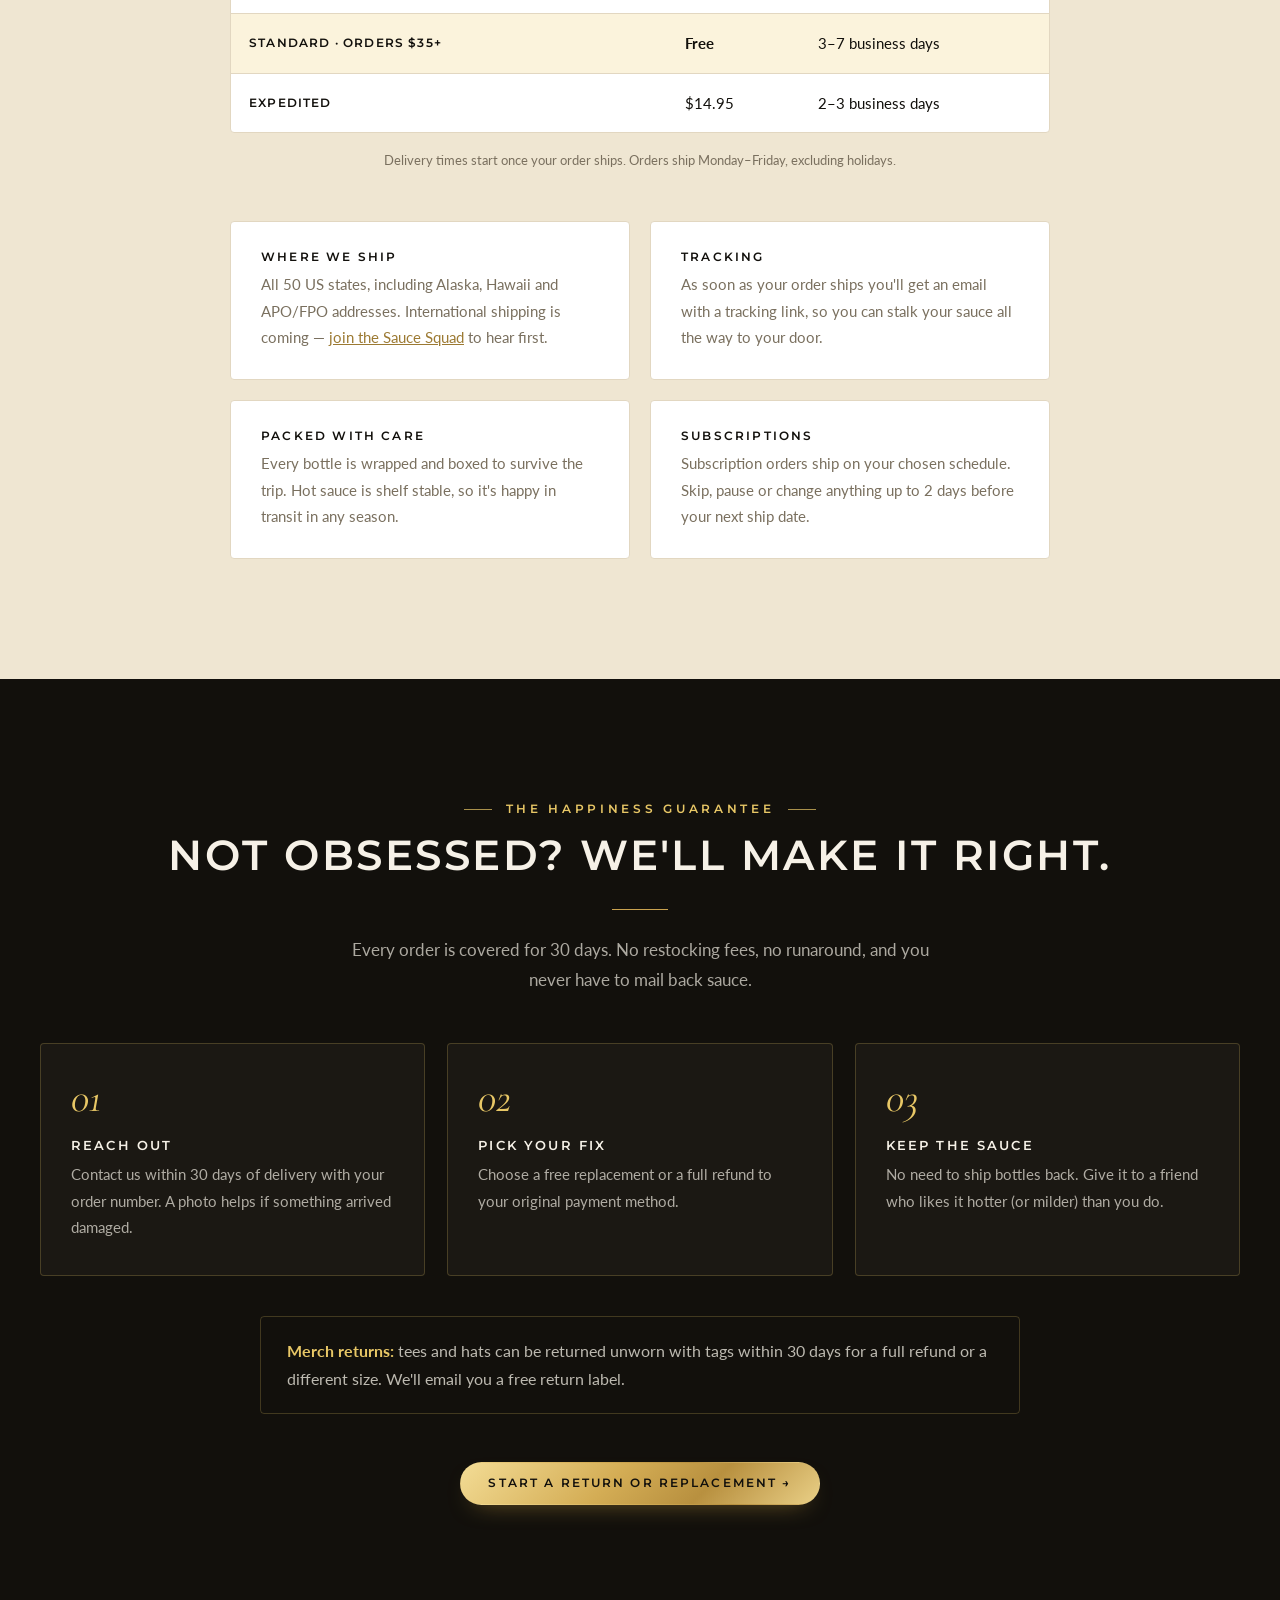
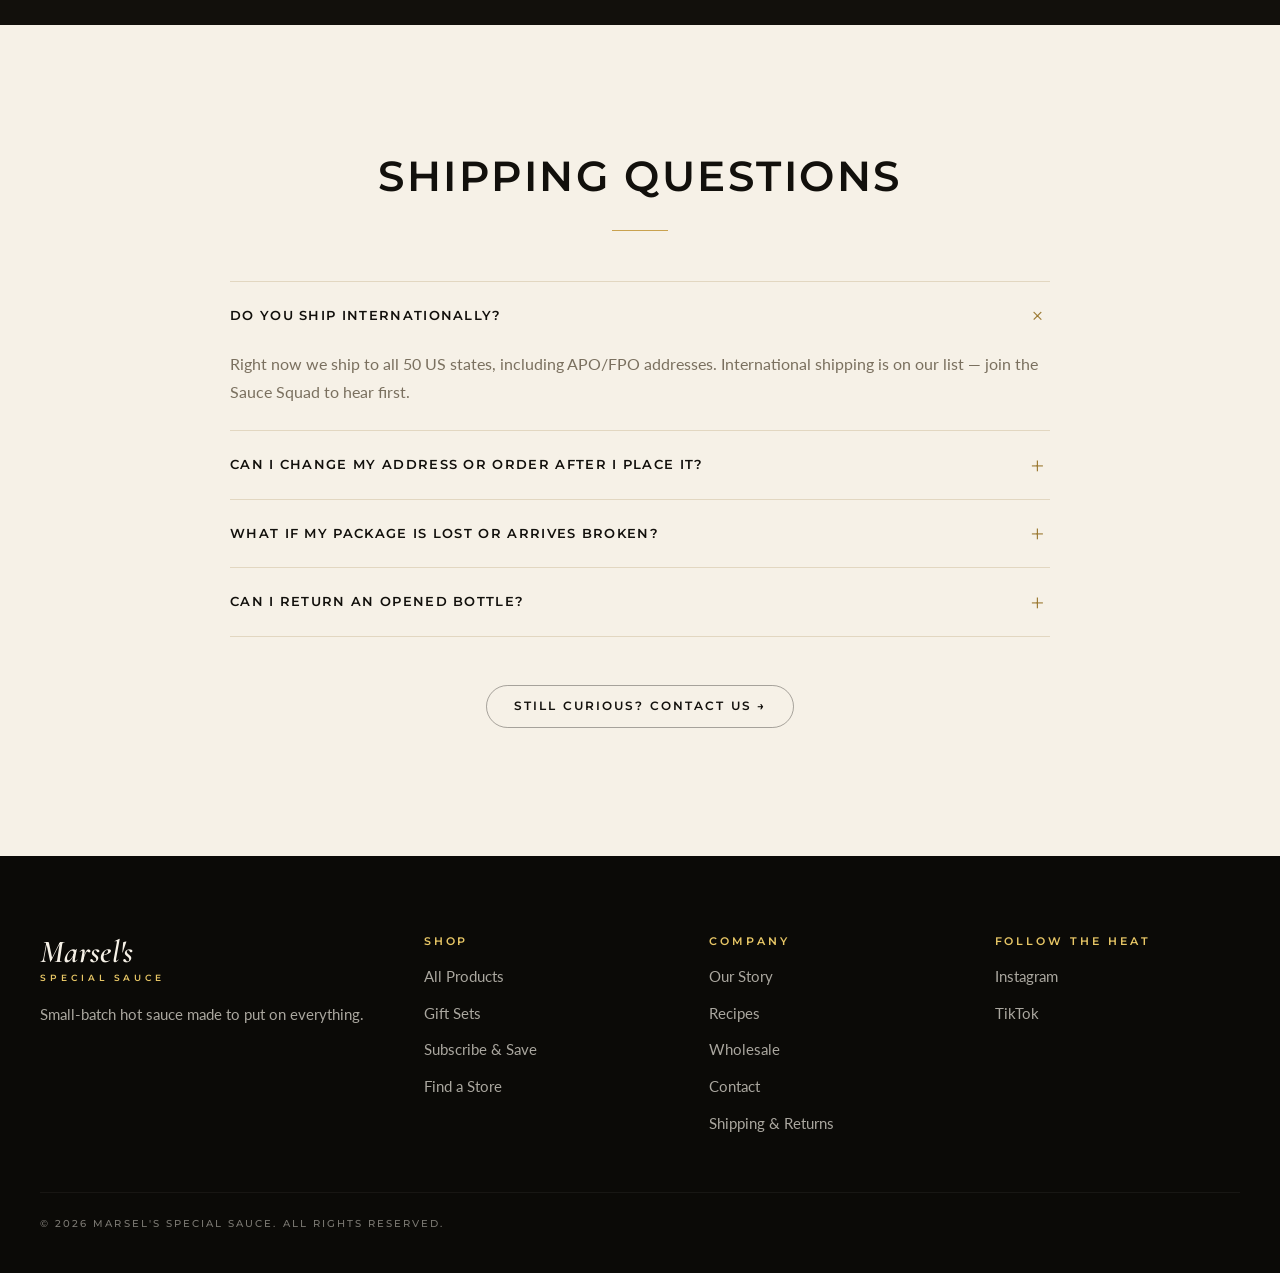
<file: shipping-returns.html>
<!doctype html>
<html lang="en">
<head>
  <meta charset="utf-8">
  <meta name="viewport" content="width=device-width, initial-scale=1">

  <!-- ===== SEO: replace https://www.marselsspecialsauce.com with your real domain everywhere ===== -->
  <title>Shipping &amp; Returns | Free Shipping $35+ – Marsel's Special Sauce</title>
  <meta name="description" content="Free US shipping on orders over $35, orders ship in 2 business days, and every bottle is backed by our 30-day happiness guarantee. Here's how shipping, returns and replacements work.">
  <link rel="canonical" href="https://www.marselsspecialsauce.com/shipping-returns.html">
  <meta name="robots" content="index, follow, max-image-preview:large">
  <meta name="theme-color" content="#12100c">

  <meta property="og:type" content="website">
  <meta property="og:site_name" content="Marsel's Special Sauce">
  <meta property="og:title" content="Shipping & Returns – Marsel's Special Sauce">
  <meta property="og:description" content="Free shipping over $35, fast dispatch and a 30-day happiness guarantee.">
  <meta property="og:url" content="https://www.marselsspecialsauce.com/shipping-returns.html">
  <meta property="og:image" content="https://www.marselsspecialsauce.com/assets/og-image.jpg">
  <meta name="twitter:card" content="summary_large_image">
  <meta name="twitter:title" content="Shipping & Returns – Marsel's Special Sauce">
  <meta name="twitter:description" content="Free shipping over $35 and a 30-day happiness guarantee.">
  <meta name="twitter:image" content="https://www.marselsspecialsauce.com/assets/og-image.jpg">
  <link rel="icon" href="favicon.svg" type="image/svg+xml">
  <link rel="manifest" href="site.webmanifest">
  <link rel="preconnect" href="https://fonts.googleapis.com">
  <link rel="preconnect" href="https://fonts.gstatic.com" crossorigin>
  <link href="https://fonts.googleapis.com/css2?family=Cormorant+Garamond:ital,wght@0,500;0,600;1,500;1,600&family=Lato:wght@400;700&family=Montserrat:wght@500;600;700&display=swap" rel="stylesheet">
  <link rel="stylesheet" href="styles.css">

  <!-- POLICY PLACEHOLDERS: rates, delivery times and return rules on this page are a starting
       draft. Confirm them (and keep the JSON-LD below in sync) before launch. -->
  <script type="application/ld+json">
  {
    "@context": "https://schema.org",
    "@graph": [
      {
        "@type": "WebPage",
        "url": "https://www.marselsspecialsauce.com/shipping-returns.html",
        "name": "Shipping & Returns – Marsel's Special Sauce"
      },
      {
        "@type": "Organization",
        "@id": "https://www.marselsspecialsauce.com/#org",
        "name": "Marsel's Special Sauce",
        "url": "https://www.marselsspecialsauce.com/",
        "hasMerchantReturnPolicy": {
          "@type": "MerchantReturnPolicy",
          "applicableCountry": "US",
          "returnPolicyCategory": "https://schema.org/MerchantReturnFiniteReturnWindow",
          "merchantReturnDays": 30,
          "returnMethod": "https://schema.org/ReturnByMail",
          "returnFees": "https://schema.org/FreeReturn",
          "refundType": "https://schema.org/FullRefund",
          "merchantReturnLink": "https://www.marselsspecialsauce.com/shipping-returns.html"
        }
      },
      {
        "@type": "BreadcrumbList",
        "itemListElement": [
          { "@type": "ListItem", "position": 1, "name": "Home", "item": "https://www.marselsspecialsauce.com/" },
          { "@type": "ListItem", "position": 2, "name": "Shipping & Returns", "item": "https://www.marselsspecialsauce.com/shipping-returns.html" }
        ]
      },
      {
        "@type": "FAQPage",
        "mainEntity": [
          { "@type": "Question", "name": "Do you ship internationally?",
            "acceptedAnswer": { "@type": "Answer", "text": "Right now we ship to all 50 US states, including APO/FPO addresses. International shipping is on our list — join the Sauce Squad to hear first." } },
          { "@type": "Question", "name": "Can I change my address or order after I place it?",
            "acceptedAnswer": { "@type": "Answer", "text": "Yes, if it hasn't shipped yet. Contact us as soon as possible with your order number and we'll update it." } },
          { "@type": "Question", "name": "What if my package is lost or arrives broken?",
            "acceptedAnswer": { "@type": "Answer", "text": "Send us your order number and a photo within 30 days and we'll ship a free replacement. You don't need to send anything back." } },
          { "@type": "Question", "name": "Can I return an opened bottle?",
            "acceptedAnswer": { "@type": "Answer", "text": "You don't need to. If you don't love it, tell us within 30 days and we'll refund or replace it under our happiness guarantee." } }
        ]
      }
    ]
  }
  </script>
</head>
<body>

  <!-- Shared illustrations (same set on every page so cart thumbnails always render).
       Swap for real product photography when you have it. -->
  <svg width="0" height="0" style="position:absolute" aria-hidden="true">
    <defs>
      <linearGradient id="glass" x1="0" x2="1">
        <stop offset="0" stop-color="#3a0806"/>
        <stop offset=".38" stop-color="#8e1c15"/>
        <stop offset=".55" stop-color="#a6261c"/>
        <stop offset="1" stop-color="#2b0604"/>
      </linearGradient>
      <linearGradient id="gold" x1="0" y1="0" x2="1" y2="1">
        <stop offset="0" stop-color="#f3dc95"/>
        <stop offset=".45" stop-color="#c9a24f"/>
        <stop offset=".72" stop-color="#a9853b"/>
        <stop offset="1" stop-color="#e9cf86"/>
      </linearGradient>
      <symbol id="bottle" viewBox="0 0 200 420">
        <path d="M87 52h26v70c0 22 37 34 37 78v190c0 14-9 22-22 22H72c-13 0-22-8-22-22V200c0-44 37-56 37-78z" fill="url(#glass)"/>
        <rect x="82" y="6" width="36" height="50" rx="3" fill="#15120e"/>
        <path d="M88 12v38M94 12v38M100 12v38M106 12v38M112 12v38" stroke="#2a251e" stroke-width="1.2"/>
        <rect x="82" y="44" width="36" height="8" fill="url(#gold)"/>
        <rect x="86" y="62" width="28" height="16" fill="url(#gold)"/>
        <text x="100" y="73" text-anchor="middle" font-family="Montserrat, sans-serif" font-weight="700" font-size="5" letter-spacing="1" fill="#12100c">M·S·S</text>
        <rect x="56" y="214" width="88" height="148" rx="2" fill="#12100c"/>
        <rect x="61" y="219" width="78" height="138" rx="1" fill="none" stroke="url(#gold)" stroke-width="1"/>
        <text x="100" y="244" text-anchor="middle" font-family="Montserrat, sans-serif" font-weight="600" font-size="5.5" letter-spacing="2" fill="#e8c766">SMALL BATCH</text>
        <text x="100" y="281" text-anchor="middle" font-family="Cormorant Garamond, Georgia, serif" font-style="italic" font-weight="600" font-size="25" fill="#f3e4b5">Marsel's</text>
        <line x1="74" y1="291" x2="126" y2="291" stroke="#c9a24f" stroke-width=".8"/>
        <text x="100" y="304" text-anchor="middle" font-family="Montserrat, sans-serif" font-weight="600" font-size="7" letter-spacing="2.2" fill="#f6f1e7">SPECIAL SAUCE</text>
        <path d="M100 318l5 6-5 6-5-6z" fill="url(#gold)"/>
        <path d="M78 324h14M108 324h14" stroke="#c9a24f" stroke-width=".8"/>
        <text x="100" y="350" text-anchor="middle" font-family="Montserrat, sans-serif" font-weight="500" font-size="4.6" letter-spacing=".9" fill="#c9a24f">HOT SAUCE · 5 FL OZ</text>
        <path d="M65 150c-7 22-8 70-7 228" stroke="#fff" stroke-opacity=".16" stroke-width="5" stroke-linecap="round" fill="none"/>
        <path d="M139 190c3 30 3 90 2 170" stroke="#fff" stroke-opacity=".07" stroke-width="3" stroke-linecap="round" fill="none"/>
      </symbol>
      <symbol id="gift" viewBox="0 0 200 200">
        <rect x="34" y="84" width="132" height="96" rx="2" fill="#12100c"/>
        <rect x="26" y="64" width="148" height="26" rx="2" fill="#1d1914"/>
        <rect x="94" y="64" width="12" height="116" fill="url(#gold)"/>
        <path d="M100 64c-18-26-46-20-38-6 6 10 24 8 38 6zM100 64c18-26 46-20 38-6-6 10-24 8-38 6z" fill="none" stroke="url(#gold)" stroke-width="4"/>
        <text x="64" y="146" text-anchor="middle" font-family="Cormorant Garamond, Georgia, serif" font-style="italic" font-weight="600" font-size="30" fill="#e8c766">M</text>
      </symbol>
      <symbol id="tee" viewBox="0 0 200 200">
        <path d="M62 24l24-8c4 12 24 12 28 0l24 8 44 34-20 32-18-12v104H56V78L38 90 18 58z" fill="#12100c"/>
        <text x="100" y="104" text-anchor="middle" font-family="Cormorant Garamond, Georgia, serif" font-style="italic" font-weight="600" font-size="24" fill="#e8c766">Marsel's</text>
        <text x="100" y="118" text-anchor="middle" font-family="Montserrat, sans-serif" font-weight="600" font-size="6" letter-spacing="2" fill="#f6f1e7">SPECIAL SAUCE</text>
      </symbol>
      <symbol id="hat" viewBox="0 0 200 200">
        <path d="M38 126c0-56 26-80 62-80s62 24 62 80z" fill="#12100c"/>
        <path d="M30 126h146c16 0 18 22 0 24-36 4-110 4-146-6-8-2-8-18 0-18z" fill="#1d1914"/>
        <circle cx="100" cy="46" r="6" fill="url(#gold)"/>
        <text x="100" y="108" text-anchor="middle" font-family="Cormorant Garamond, Georgia, serif" font-style="italic" font-weight="600" font-size="34" fill="#e8c766">M</text>
      </symbol>
      <symbol id="i-bag" viewBox="0 0 24 24">
        <path d="M5 8h14l-1.2 12H6.2L5 8z" fill="none" stroke="currentColor" stroke-width="1.6" stroke-linejoin="round"/>
        <path d="M9 8V6.5a3 3 0 0 1 6 0V8" fill="none" stroke="currentColor" stroke-width="1.6"/>
      </symbol>
      <symbol id="i-search" viewBox="0 0 24 24">
        <circle cx="11" cy="11" r="6.5" fill="none" stroke="currentColor" stroke-width="1.6"/>
        <path d="M16 16l4.5 4.5" stroke="currentColor" stroke-width="1.6" stroke-linecap="round"/>
      </symbol>
    </defs>
  </svg>

  <a class="skip-link" href="#main">Skip to content</a>
  <div class="announce" role="note">
    <strong>Free shipping</strong> on orders $35+  <span class="sep">·</span>  Join the Sauce Squad for <strong>10% off</strong>
  </div>

  <header class="site-header">
    <nav class="nav wrap" aria-label="Main">
      <a href="index.html" class="logo" aria-label="Marsel's Special Sauce home">Marsel's<span>Special Sauce</span></a>
      <!-- Site pages. Links marked data-soon show a "coming soon" note until that page is built. -->
      <ul class="nav-links" id="site-menu" data-menu>
        <li><a href="index.html" class="nav-btn">Home</a></li>
        <li><a href="shop.html" class="nav-btn">Shop</a></li>
        <li><a href="recipes.html" class="nav-btn">Recipes</a></li>
        <li><a href="our-story.html" class="nav-btn">Our Story</a></li>
        <li><a href="wholesale.html" class="nav-btn">Wholesale</a></li>
        <li><a href="contact.html" class="nav-btn">Contact</a></li>
      </ul>
      <div class="nav-actions">
        <button class="cart-btn" type="button" aria-controls="cart" aria-expanded="false" data-open-cart>
          <svg class="icon" aria-hidden="true"><use href="#i-bag"/></svg> <span class="cart-label">Cart</span> <span class="cart-count" data-cart-count>0</span>
        </button>
        <button class="menu-btn" type="button" aria-controls="site-menu" aria-expanded="false" aria-label="Open menu" data-menu-btn>
          <span></span><span></span><span></span>
        </button>
      </div>
    </nav>
  </header>

  <main id="main">

    <!-- ===== PAGE HERO ===== -->
    <section class="page-hero">
      <div class="wrap page-hero-grid">
        <div>
          <nav class="crumbs" aria-label="Breadcrumb">
            <ol>
              <li><a href="index.html">Home</a></li>
              <li aria-current="page">Shipping &amp; Returns</li>
            </ol>
          </nav>
          <h1>Shipping &amp; Returns</h1>
          <p class="h1-sub story-sub">The fine print, but make it <span class="hl-word">spicy</span>.</p>
          <p class="lede">Fast shipping, free over $35, and a guarantee that's as simple as it gets: if you don't love it, we'll make it right.</p>
        </div>
        <div class="page-hero-art truck-art" aria-hidden="true">
          <div class="road"></div>
          <span class="truck"></span>
          <span class="truck-puff"></span>
        </div>
      </div>
    </section>

    <!-- ===== AT A GLANCE ===== -->
    <section class="glance" aria-labelledby="glance-title">
      <div class="wrap">
        <h2 id="glance-title" class="sr-only">At a glance</h2>
        <div class="value-grid">
          <article class="value tile-red">
            <h3>Free shipping $35+</h3>
            <p>On every US order over $35. Under that, it's a flat $6.95.</p>
          </article>
          <article class="value tile-yellow">
            <h3>Ships in 2 days</h3>
            <p>Orders leave our kitchen within 2 business days, with tracking.</p>
          </article>
          <article class="value tile-cream">
            <h3>30-day guarantee</h3>
            <p>Don't love it? We'll refund or replace it. No bottle return needed.</p>
          </article>
          <article class="value tile-ink">
            <h3>Breakage covered</h3>
            <p>Arrived broken? Send a photo and a replacement is on its way.</p>
          </article>
        </div>

        <!-- Live free-shipping check, powered by the cart -->
        <div class="ship-check" data-ship-check>
          <div class="ship-check-text">
            <strong data-ship-check-title>Your cart is empty</strong>
            <span data-ship-check-msg>Add $35.00 of sauce and shipping is on us.</span>
          </div>
          <div class="ship-bar ship-bar-lg"><div data-ship-check-bar></div></div>
          <a href="shop.html" class="btn btn-primary" data-ship-check-cta>Shop the sauce</a>
        </div>
      </div>
    </section>

    <!-- ===== SHIPPING DETAILS ===== -->
    <section class="policy" id="shipping" aria-labelledby="shipping-title">
      <div class="wrap narrow">
        <p class="eyebrow center">Shipping</p>
        <h2 id="shipping-title" class="center">How your sauce gets to you</h2>
        <div class="table-wrap">
          <table class="rates">
            <thead>
              <tr>
                <th scope="col">Option</th>
                <th scope="col">Cost</th>
                <th scope="col">Arrives in</th>
              </tr>
            </thead>
            <tbody>
              <tr><th scope="row">Standard · orders under $35</th><td>$6.95</td><td>3–7 business days</td></tr>
              <tr class="hl-row"><th scope="row">Standard · orders $35+</th><td><strong>Free</strong></td><td>3–7 business days</td></tr>
              <tr><th scope="row">Expedited</th><td>$14.95</td><td>2–3 business days</td></tr>
            </tbody>
          </table>
        </div>
        <p class="fine center rates-note">Delivery times start once your order ships. Orders ship Monday–Friday, excluding holidays.</p>
        <div class="policy-grid">
          <div class="policy-card">
            <h3>Where we ship</h3>
            <p>All 50 US states, including Alaska, Hawaii and APO/FPO addresses. International shipping is coming — <a href="index.html#squad">join the Sauce Squad</a> to hear first.</p>
          </div>
          <div class="policy-card">
            <h3>Tracking</h3>
            <p>As soon as your order ships you'll get an email with a tracking link, so you can stalk your sauce all the way to your door.</p>
          </div>
          <div class="policy-card">
            <h3>Packed with care</h3>
            <p>Every bottle is wrapped and boxed to survive the trip. Hot sauce is shelf stable, so it's happy in transit in any season.</p>
          </div>
          <div class="policy-card">
            <h3>Subscriptions</h3>
            <p>Subscription orders ship on your chosen schedule. Skip, pause or change anything up to 2 days before your next ship date.</p>
          </div>
        </div>
      </div>
    </section>

    <!-- ===== RETURNS ===== -->
    <section class="process" id="returns" aria-labelledby="returns-title">
      <div class="wrap">
        <p class="eyebrow center">The happiness guarantee</p>
        <h2 id="returns-title" class="center">Not obsessed? We'll make it right.</h2>
        <p class="section-lede center returns-lede">Every order is covered for 30 days. No restocking fees, no runaround, and you never have to mail back sauce.</p>
        <ol class="steps">
          <li class="step">
            <span class="step-num">1</span>
            <h3>Reach out</h3>
            <p>Contact us within 30 days of delivery with your order number. A photo helps if something arrived damaged.</p>
          </li>
          <li class="step">
            <span class="step-num">2</span>
            <h3>Pick your fix</h3>
            <p>Choose a free replacement or a full refund to your original payment method.</p>
          </li>
          <li class="step">
            <span class="step-num">3</span>
            <h3>Keep the sauce</h3>
            <p>No need to ship bottles back. Give it to a friend who likes it hotter (or milder) than you do.</p>
          </li>
        </ol>
        <div class="merch-note">
          <p><strong>Merch returns:</strong> tees and hats can be returned unworn with tags within 30 days for a full refund or a different size. We'll email you a free return label.</p>
        </div>
        <div class="section-cta">
          <a href="contact.html" class="btn btn-yellow">Start a return or replacement →</a>
        </div>
      </div>
    </section>

    <!-- ===== FAQ (mirrors FAQPage JSON-LD) ===== -->
    <section class="faq" id="faq" aria-labelledby="faq-title">
      <div class="wrap narrow">
        <h2 id="faq-title" class="center">Shipping questions</h2>
        <details open>
          <summary>Do you ship internationally?</summary>
          <p>Right now we ship to all 50 US states, including APO/FPO addresses. International shipping is on our list — join the Sauce Squad to hear first.</p>
        </details>
        <details>
          <summary>Can I change my address or order after I place it?</summary>
          <p>Yes, if it hasn't shipped yet. Contact us as soon as possible with your order number and we'll update it.</p>
        </details>
        <details>
          <summary>What if my package is lost or arrives broken?</summary>
          <p>Send us your order number and a photo within 30 days and we'll ship a free replacement. You don't need to send anything back.</p>
        </details>
        <details>
          <summary>Can I return an opened bottle?</summary>
          <p>You don't need to. If you don't love it, tell us within 30 days and we'll refund or replace it under our happiness guarantee.</p>
        </details>
        <div class="section-cta">
          <a href="contact.html" class="btn btn-ghost">Still curious? Contact us →</a>
        </div>
      </div>
    </section>
  </main>

  <footer class="footer">
    <div class="wrap footer-grid">
      <div>
        <a href="index.html" class="logo logo-light">Marsel's<span>Special Sauce</span></a>
        <p>Small-batch hot sauce made to put on everything.</p>
      </div>
      <nav aria-label="Footer">
        <h3>Shop</h3>
        <ul>
          <li><a href="shop.html">All Products</a></li>
          <li><a href="shop.html#gifts">Gift Sets</a></li>
          <li><a href="shop.html#subscribe">Subscribe &amp; Save</a></li>
          <li><a href="find-a-store.html">Find a Store</a></li>
        </ul>
      </nav>
      <nav aria-label="Help">
        <h3>Company</h3>
        <ul>
          <li><a href="our-story.html">Our Story</a></li>
          <li><a href="recipes.html">Recipes</a></li>
          <li><a href="wholesale.html">Wholesale</a></li>
          <li><a href="contact.html">Contact</a></li>
          <li><a href="shipping-returns.html">Shipping &amp; Returns</a></li>
        </ul>
      </nav>
      <div>
        <h3>Follow the heat</h3>
        <ul>
          <li><a href="https://www.instagram.com/marselsspecialsauce" rel="noopener">Instagram</a></li>
          <li><a href="https://www.tiktok.com/@marselsspecialsauce" rel="noopener">TikTok</a></li>
        </ul>
      </div>
    </div>
    <p class="wrap copyright">© <span data-year>2026</span> Marsel's Special Sauce. All rights reserved.</p>
  </footer>

  <!-- Cart drawer -->
  <div class="cart-scrim" data-cart-scrim hidden></div>
  <aside class="cart" id="cart" aria-label="Shopping cart" aria-hidden="true" data-cart>
    <div class="cart-head">
      <h2>Your Stash</h2>
      <button type="button" class="cart-close" aria-label="Close cart" data-close-cart>✕</button>
    </div>
    <div class="ship-progress">
      <p data-ship-msg>You're $35.00 away from free shipping!</p>
      <div class="ship-bar"><div data-ship-bar></div></div>
    </div>
    <ul class="cart-items" data-cart-items></ul>
    <div class="cart-empty" data-cart-empty>
      <p>Your cart is emptier than a bottle after taco night.</p>
      <a href="shop.html" class="btn btn-primary">Start shopping</a>
    </div>
    <div class="cart-foot">
      <div class="cart-total"><span>Subtotal</span><strong data-cart-total>$0.00</strong></div>
      <button class="btn btn-primary btn-block" type="button" data-checkout>Checkout</button>
      <p class="fine center">Taxes &amp; shipping calculated at checkout</p>
    </div>
  </aside>
  <div class="toast" role="status" aria-live="polite" data-toast></div>

  <script src="main.js" defer></script>
</body>
</html>
</file>
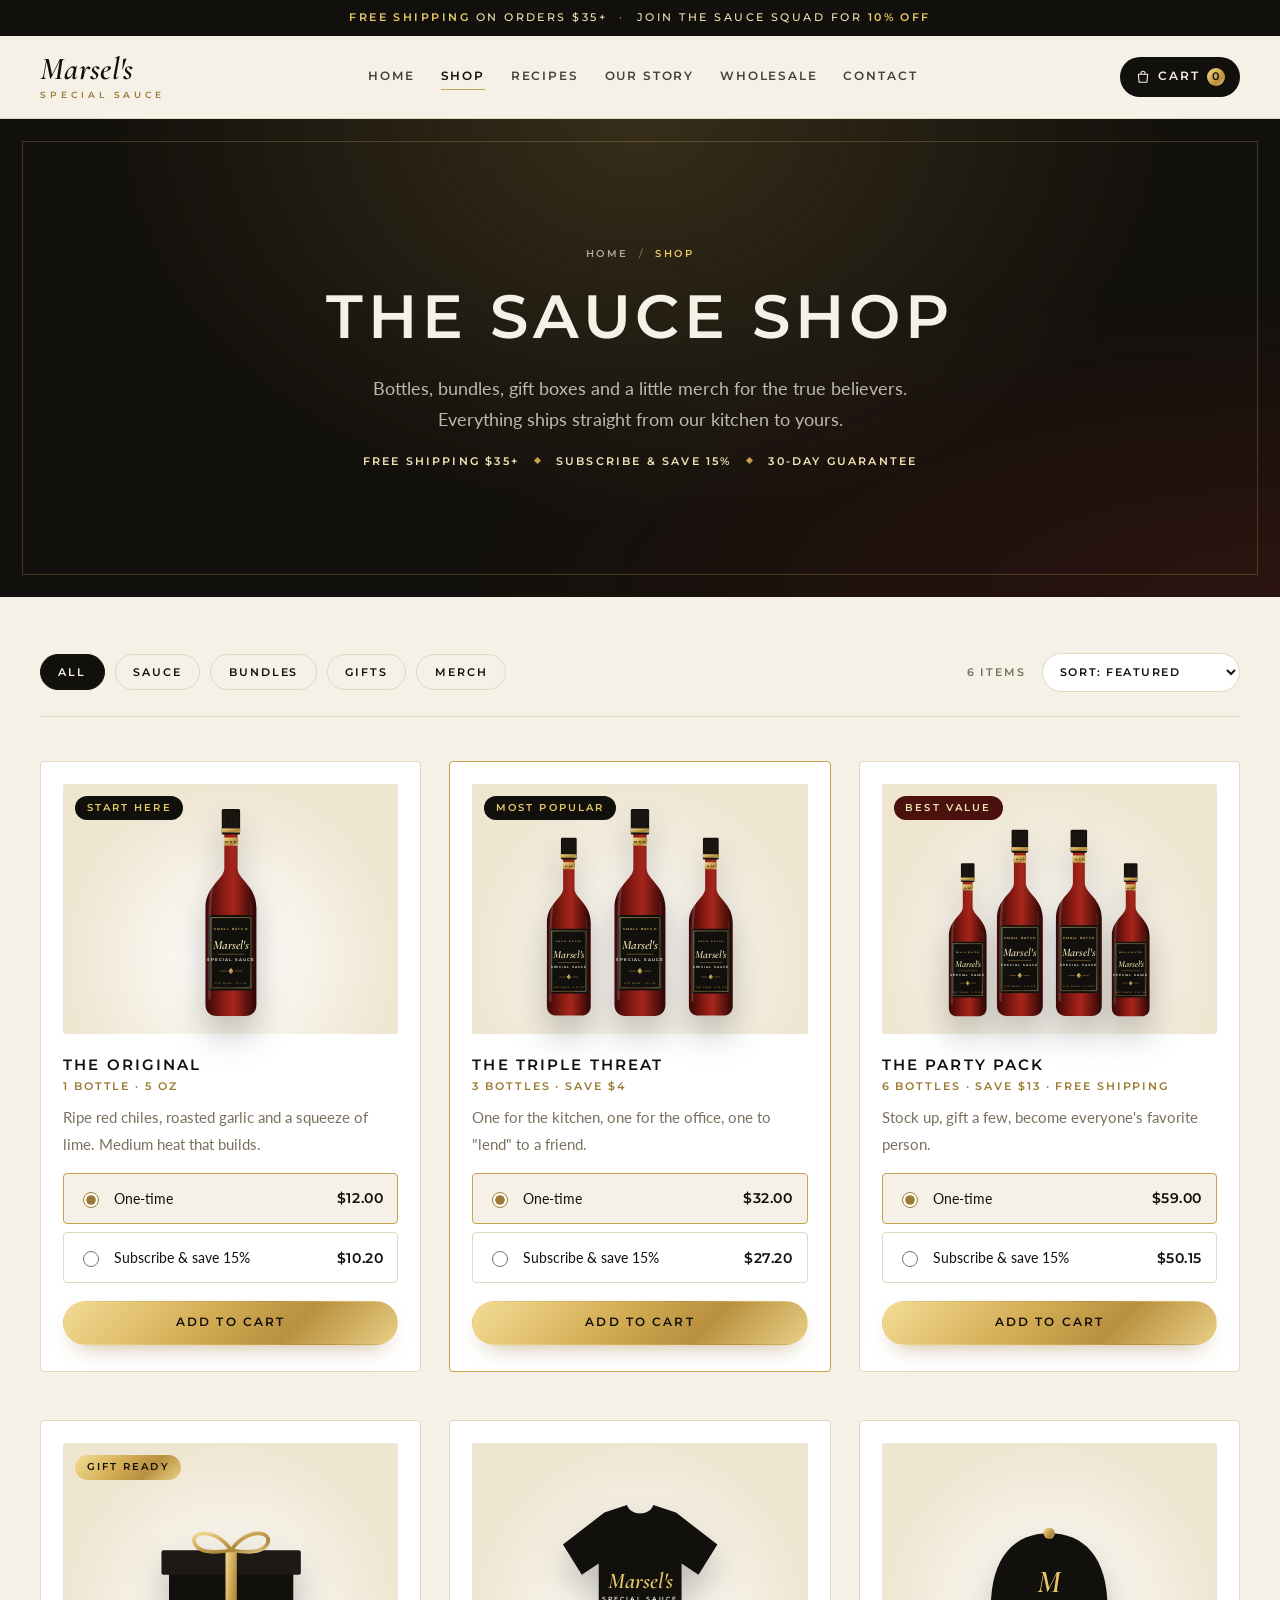
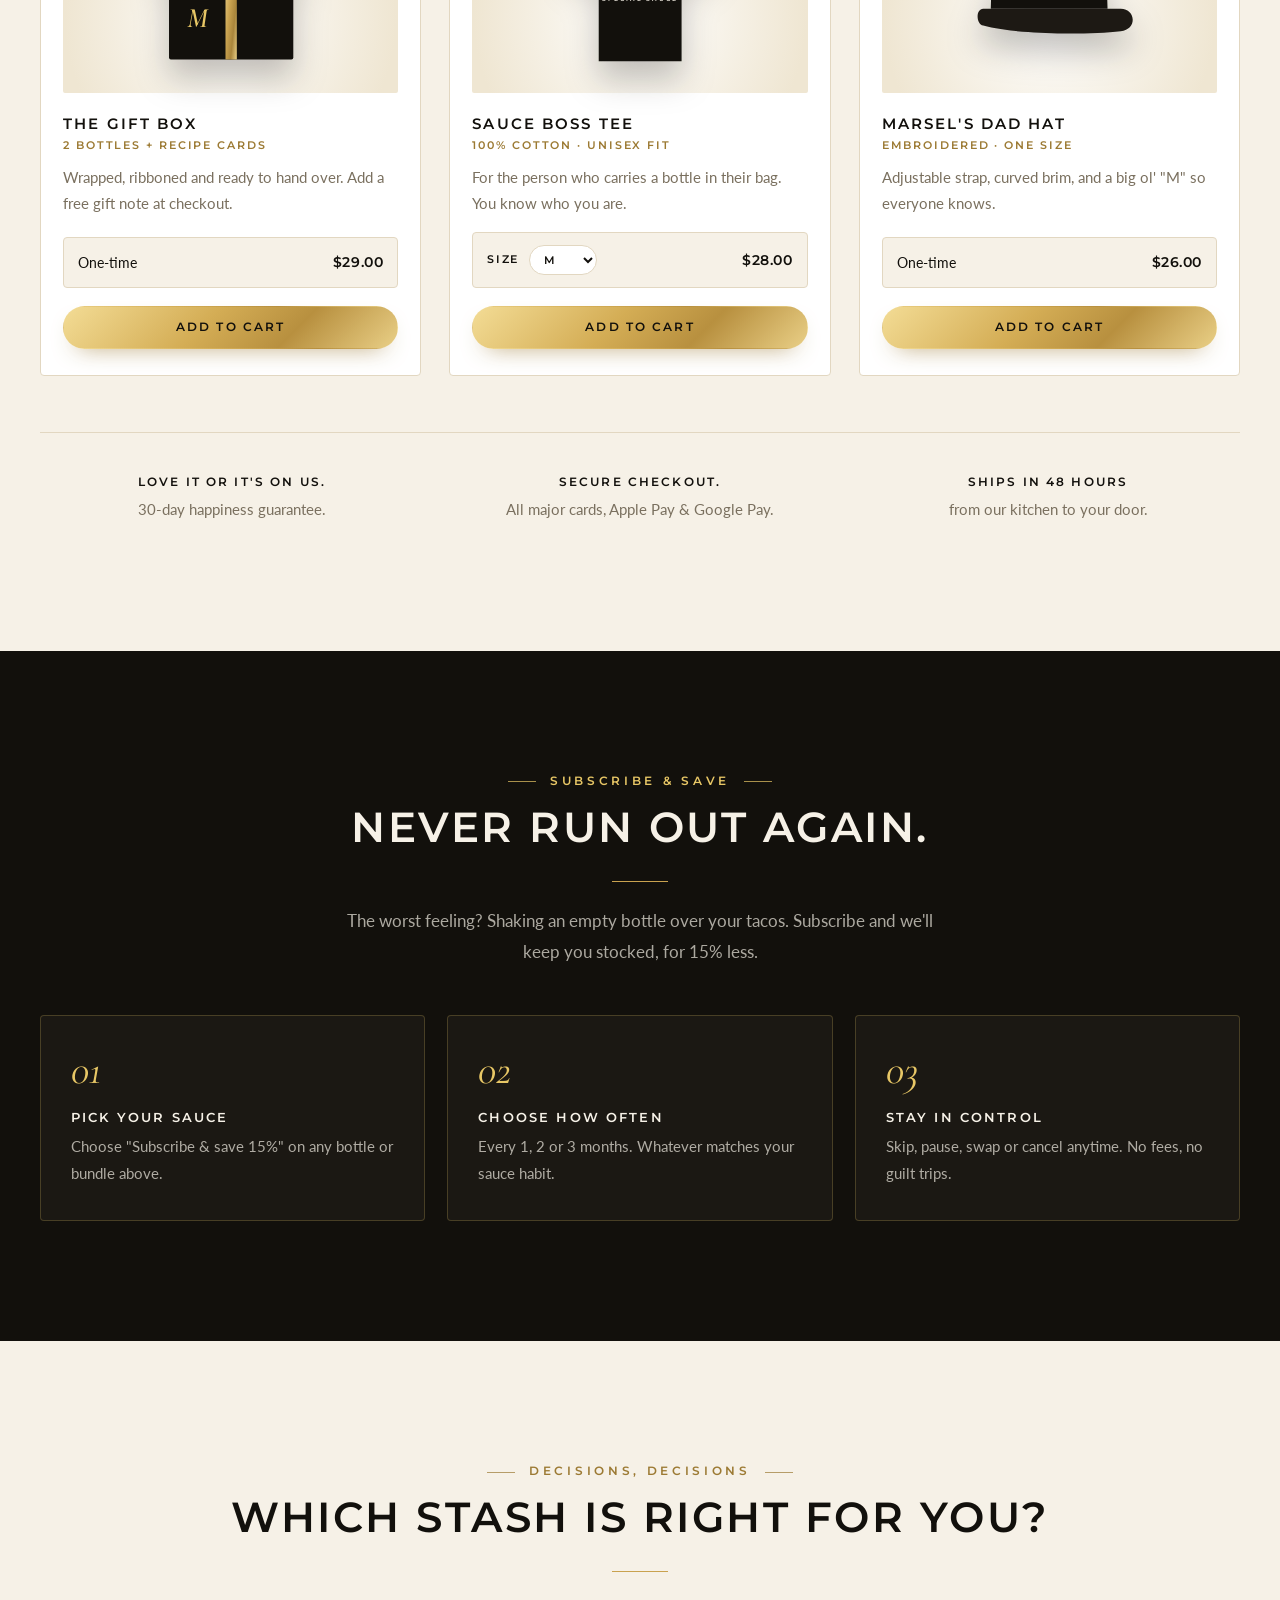
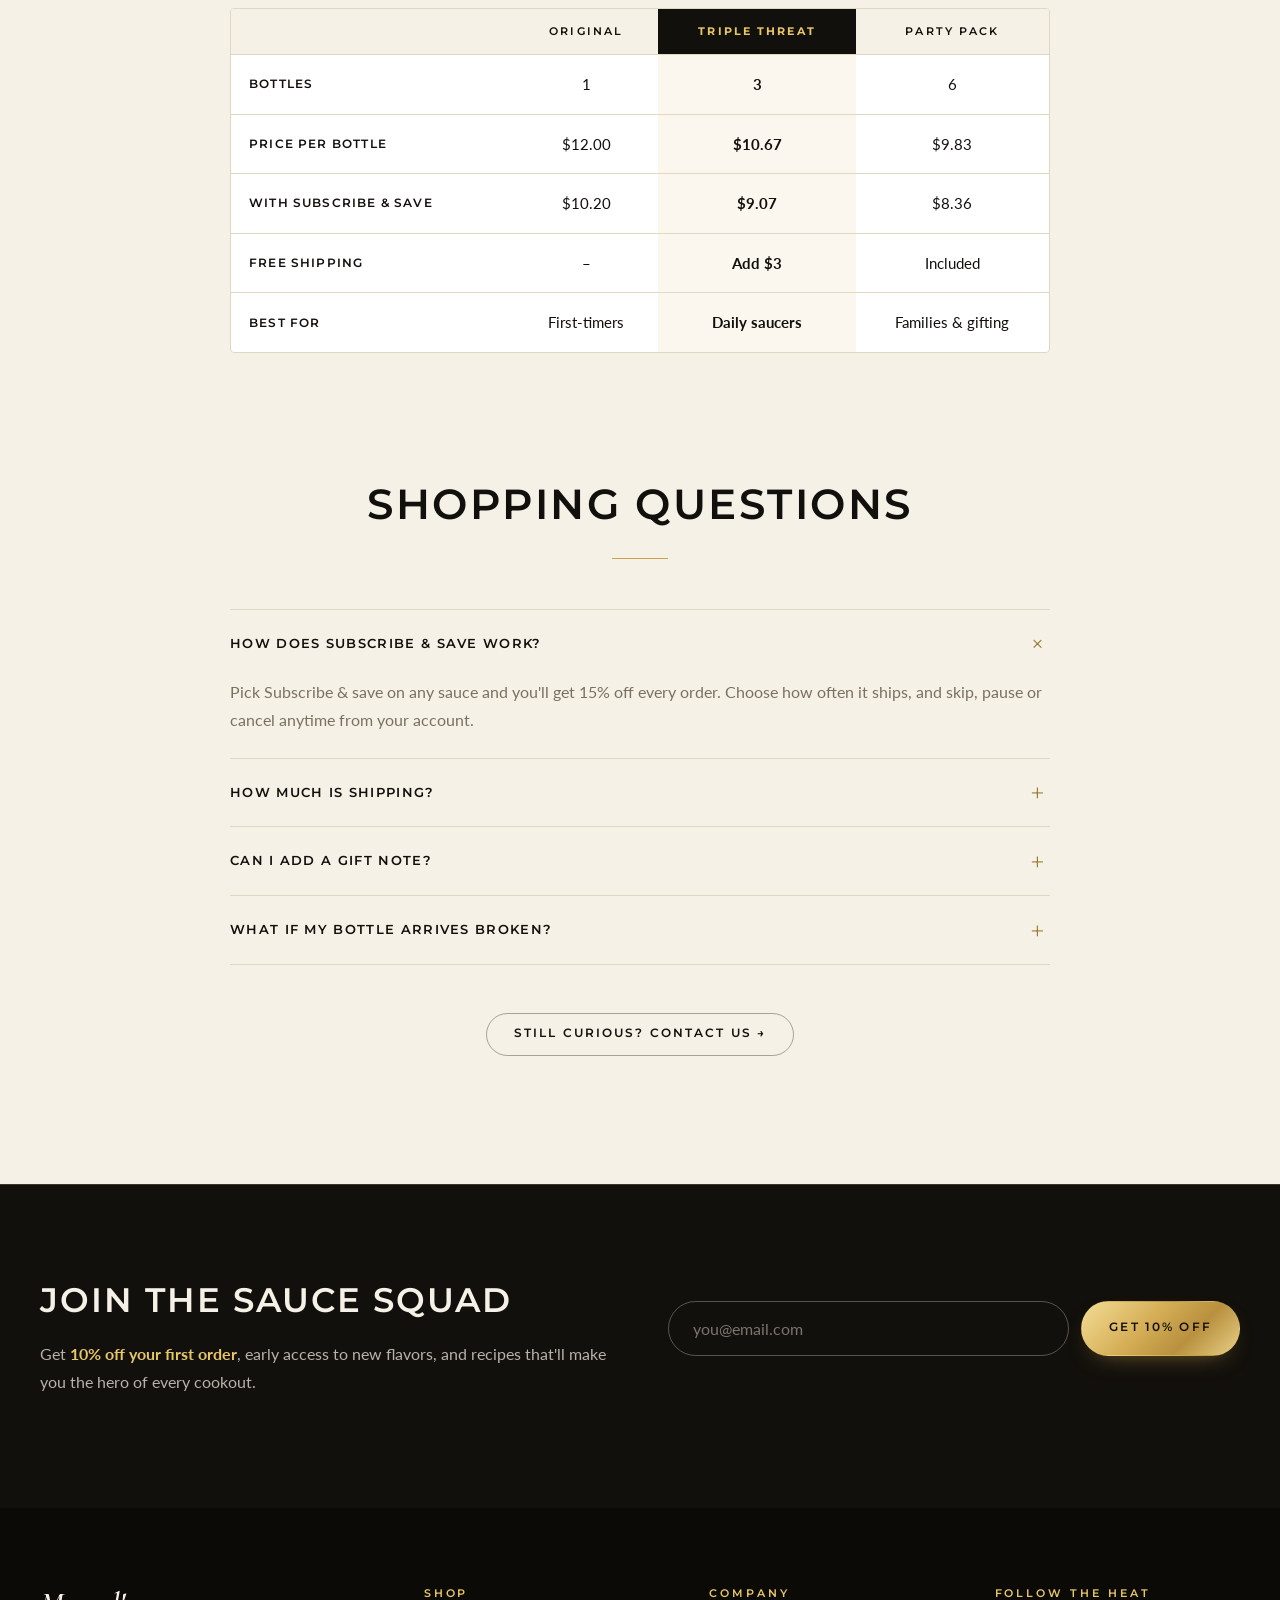
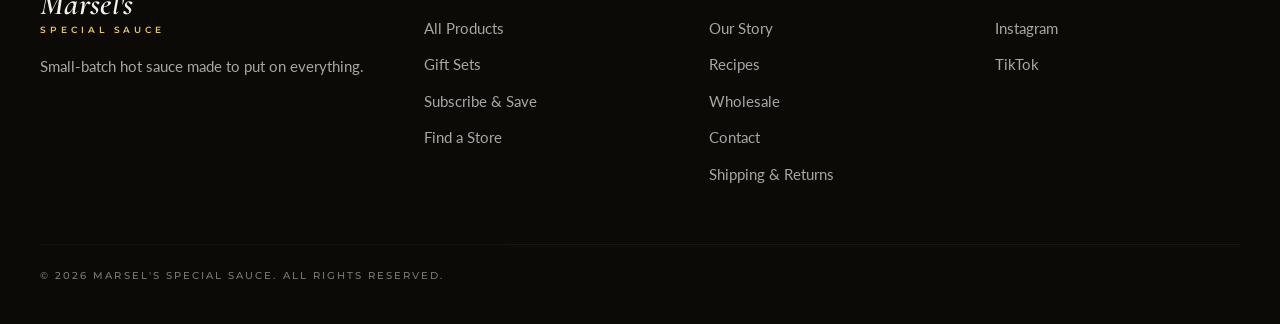
<file: shop.html>
<!doctype html>
<html lang="en">
<head>
  <meta charset="utf-8">
  <meta name="viewport" content="width=device-width, initial-scale=1">

  <!-- ===== SEO: replace https://www.marselsspecialsauce.com with your real domain everywhere ===== -->
  <title>Shop Hot Sauce Online | Bottles, Bundles &amp; Gifts – Marsel's Special Sauce</title>
  <meta name="description" content="Buy Marsel's Special Sauce direct: single bottles, 3-packs, 6-packs, hot sauce gift boxes and merch. Subscribe and save 15%. Free shipping on orders over $35.">
  <link rel="canonical" href="https://www.marselsspecialsauce.com/shop.html">
  <meta name="robots" content="index, follow, max-image-preview:large">
  <meta name="theme-color" content="#12100c">

  <meta property="og:type" content="website">
  <meta property="og:site_name" content="Marsel's Special Sauce">
  <meta property="og:title" content="Shop Marsel's Special Sauce – Bottles, Bundles & Gifts">
  <meta property="og:description" content="Small-batch hot sauce shipped straight from our kitchen. Subscribe and save 15%.">
  <meta property="og:url" content="https://www.marselsspecialsauce.com/shop.html">
  <meta property="og:image" content="https://www.marselsspecialsauce.com/assets/og-image.jpg">
  <meta name="twitter:card" content="summary_large_image">
  <meta name="twitter:title" content="Shop Marsel's Special Sauce">
  <meta name="twitter:description" content="Bottles, bundles, gift boxes and merch. Subscribe and save 15%.">
  <meta name="twitter:image" content="https://www.marselsspecialsauce.com/assets/og-image.jpg">
  <link rel="icon" href="favicon.svg" type="image/svg+xml">
  <link rel="manifest" href="site.webmanifest">
  <link rel="preconnect" href="https://fonts.googleapis.com">
  <link rel="preconnect" href="https://fonts.gstatic.com" crossorigin>
  <link href="https://fonts.googleapis.com/css2?family=Cormorant+Garamond:ital,wght@0,500;0,600;1,500;1,600&family=Lato:wght@400;700&family=Montserrat:wght@500;600;700&display=swap" rel="stylesheet">
  <link rel="stylesheet" href="styles.css">

  <!-- Structured data: breadcrumb, product list with prices, and shop FAQ.
       Prices are placeholders — keep in sync with the cards below and PRODUCTS in main.js. -->
  <script type="application/ld+json">
  {
    "@context": "https://schema.org",
    "@graph": [
      {
        "@type": "BreadcrumbList",
        "itemListElement": [
          { "@type": "ListItem", "position": 1, "name": "Home", "item": "https://www.marselsspecialsauce.com/" },
          { "@type": "ListItem", "position": 2, "name": "Shop", "item": "https://www.marselsspecialsauce.com/shop.html" }
        ]
      },
      {
        "@type": "ItemList",
        "name": "Marsel's Special Sauce products",
        "itemListElement": [
          { "@type": "ListItem", "position": 1, "item": {
            "@type": "Product", "name": "Marsel's Special Sauce – The Original (5 oz)", "sku": "MSS-ORIG-5OZ",
            "image": "https://www.marselsspecialsauce.com/assets/bottle.jpg",
            "description": "Small-batch, all-natural hot sauce with ripe red chiles, roasted garlic and a hint of citrus.",
            "brand": { "@type": "Brand", "name": "Marsel's Special Sauce" },
            "offers": { "@type": "Offer", "price": "12.00", "priceCurrency": "USD", "availability": "https://schema.org/InStock", "url": "https://www.marselsspecialsauce.com/shop.html" } } },
          { "@type": "ListItem", "position": 2, "item": {
            "@type": "Product", "name": "Marsel's Special Sauce – The Triple Threat 3-Pack", "sku": "MSS-3PK",
            "image": "https://www.marselsspecialsauce.com/assets/3-pack.jpg",
            "description": "Three 5 oz bottles of Marsel's Special Sauce.",
            "brand": { "@type": "Brand", "name": "Marsel's Special Sauce" },
            "offers": { "@type": "Offer", "price": "32.00", "priceCurrency": "USD", "availability": "https://schema.org/InStock", "url": "https://www.marselsspecialsauce.com/shop.html" } } },
          { "@type": "ListItem", "position": 3, "item": {
            "@type": "Product", "name": "Marsel's Special Sauce – The Party Pack 6-Pack", "sku": "MSS-6PK",
            "image": "https://www.marselsspecialsauce.com/assets/6-pack.jpg",
            "description": "Six 5 oz bottles of Marsel's Special Sauce with free shipping.",
            "brand": { "@type": "Brand", "name": "Marsel's Special Sauce" },
            "offers": { "@type": "Offer", "price": "59.00", "priceCurrency": "USD", "availability": "https://schema.org/InStock", "url": "https://www.marselsspecialsauce.com/shop.html" } } },
          { "@type": "ListItem", "position": 4, "item": {
            "@type": "Product", "name": "Marsel's Special Sauce Hot Sauce Gift Box", "sku": "MSS-GIFT",
            "image": "https://www.marselsspecialsauce.com/assets/gift-box.jpg",
            "description": "Two bottles of Marsel's Special Sauce with recipe cards in a gift-ready box.",
            "brand": { "@type": "Brand", "name": "Marsel's Special Sauce" },
            "offers": { "@type": "Offer", "price": "29.00", "priceCurrency": "USD", "availability": "https://schema.org/InStock", "url": "https://www.marselsspecialsauce.com/shop.html#gifts" } } },
          { "@type": "ListItem", "position": 5, "item": {
            "@type": "Product", "name": "Sauce Boss T-Shirt", "sku": "MSS-TEE",
            "image": "https://www.marselsspecialsauce.com/assets/tee.jpg",
            "description": "Soft cotton Marsel's Special Sauce t-shirt.",
            "brand": { "@type": "Brand", "name": "Marsel's Special Sauce" },
            "offers": { "@type": "Offer", "price": "28.00", "priceCurrency": "USD", "availability": "https://schema.org/InStock", "url": "https://www.marselsspecialsauce.com/shop.html#merch" } } },
          { "@type": "ListItem", "position": 6, "item": {
            "@type": "Product", "name": "Marsel's Dad Hat", "sku": "MSS-HAT",
            "image": "https://www.marselsspecialsauce.com/assets/hat.jpg",
            "description": "Embroidered Marsel's Special Sauce dad hat. One size fits most.",
            "brand": { "@type": "Brand", "name": "Marsel's Special Sauce" },
            "offers": { "@type": "Offer", "price": "26.00", "priceCurrency": "USD", "availability": "https://schema.org/InStock", "url": "https://www.marselsspecialsauce.com/shop.html#merch" } } }
        ]
      },
      {
        "@type": "FAQPage",
        "mainEntity": [
          { "@type": "Question", "name": "How does Subscribe & Save work?",
            "acceptedAnswer": { "@type": "Answer", "text": "Pick Subscribe & save on any sauce and you'll get 15% off every order. Choose how often it ships, and skip, pause or cancel anytime from your account." } },
          { "@type": "Question", "name": "How much is shipping?",
            "acceptedAnswer": { "@type": "Answer", "text": "Shipping is free on US orders over $35. Orders ship within 2 business days." } },
          { "@type": "Question", "name": "Can I add a gift note?",
            "acceptedAnswer": { "@type": "Answer", "text": "Yes. Add a gift note at checkout and we'll leave prices off the packing slip." } },
          { "@type": "Question", "name": "What if my bottle arrives broken?",
            "acceptedAnswer": { "@type": "Answer", "text": "Send us a photo within 30 days and we'll ship a replacement for free." } }
        ]
      }
    ]
  }
  </script>
</head>
<body>

  <!-- Shared illustrations (same set on every page so cart thumbnails always render).
       Swap for real product photography when you have it. -->
  <svg width="0" height="0" style="position:absolute" aria-hidden="true">
    <defs>
      <linearGradient id="glass" x1="0" x2="1">
        <stop offset="0" stop-color="#3a0806"/>
        <stop offset=".38" stop-color="#8e1c15"/>
        <stop offset=".55" stop-color="#a6261c"/>
        <stop offset="1" stop-color="#2b0604"/>
      </linearGradient>
      <linearGradient id="gold" x1="0" y1="0" x2="1" y2="1">
        <stop offset="0" stop-color="#f3dc95"/>
        <stop offset=".45" stop-color="#c9a24f"/>
        <stop offset=".72" stop-color="#a9853b"/>
        <stop offset="1" stop-color="#e9cf86"/>
      </linearGradient>
      <symbol id="bottle" viewBox="0 0 200 420">
        <path d="M87 52h26v70c0 22 37 34 37 78v190c0 14-9 22-22 22H72c-13 0-22-8-22-22V200c0-44 37-56 37-78z" fill="url(#glass)"/>
        <rect x="82" y="6" width="36" height="50" rx="3" fill="#15120e"/>
        <path d="M88 12v38M94 12v38M100 12v38M106 12v38M112 12v38" stroke="#2a251e" stroke-width="1.2"/>
        <rect x="82" y="44" width="36" height="8" fill="url(#gold)"/>
        <rect x="86" y="62" width="28" height="16" fill="url(#gold)"/>
        <text x="100" y="73" text-anchor="middle" font-family="Montserrat, sans-serif" font-weight="700" font-size="5" letter-spacing="1" fill="#12100c">M·S·S</text>
        <rect x="56" y="214" width="88" height="148" rx="2" fill="#12100c"/>
        <rect x="61" y="219" width="78" height="138" rx="1" fill="none" stroke="url(#gold)" stroke-width="1"/>
        <text x="100" y="244" text-anchor="middle" font-family="Montserrat, sans-serif" font-weight="600" font-size="5.5" letter-spacing="2" fill="#e8c766">SMALL BATCH</text>
        <text x="100" y="281" text-anchor="middle" font-family="Cormorant Garamond, Georgia, serif" font-style="italic" font-weight="600" font-size="25" fill="#f3e4b5">Marsel's</text>
        <line x1="74" y1="291" x2="126" y2="291" stroke="#c9a24f" stroke-width=".8"/>
        <text x="100" y="304" text-anchor="middle" font-family="Montserrat, sans-serif" font-weight="600" font-size="7" letter-spacing="2.2" fill="#f6f1e7">SPECIAL SAUCE</text>
        <path d="M100 318l5 6-5 6-5-6z" fill="url(#gold)"/>
        <path d="M78 324h14M108 324h14" stroke="#c9a24f" stroke-width=".8"/>
        <text x="100" y="350" text-anchor="middle" font-family="Montserrat, sans-serif" font-weight="500" font-size="4.6" letter-spacing=".9" fill="#c9a24f">HOT SAUCE · 5 FL OZ</text>
        <path d="M65 150c-7 22-8 70-7 228" stroke="#fff" stroke-opacity=".16" stroke-width="5" stroke-linecap="round" fill="none"/>
        <path d="M139 190c3 30 3 90 2 170" stroke="#fff" stroke-opacity=".07" stroke-width="3" stroke-linecap="round" fill="none"/>
      </symbol>
      <symbol id="gift" viewBox="0 0 200 200">
        <rect x="34" y="84" width="132" height="96" rx="2" fill="#12100c"/>
        <rect x="26" y="64" width="148" height="26" rx="2" fill="#1d1914"/>
        <rect x="94" y="64" width="12" height="116" fill="url(#gold)"/>
        <path d="M100 64c-18-26-46-20-38-6 6 10 24 8 38 6zM100 64c18-26 46-20 38-6-6 10-24 8-38 6z" fill="none" stroke="url(#gold)" stroke-width="4"/>
        <text x="64" y="146" text-anchor="middle" font-family="Cormorant Garamond, Georgia, serif" font-style="italic" font-weight="600" font-size="30" fill="#e8c766">M</text>
      </symbol>
      <symbol id="tee" viewBox="0 0 200 200">
        <path d="M62 24l24-8c4 12 24 12 28 0l24 8 44 34-20 32-18-12v104H56V78L38 90 18 58z" fill="#12100c"/>
        <text x="100" y="104" text-anchor="middle" font-family="Cormorant Garamond, Georgia, serif" font-style="italic" font-weight="600" font-size="24" fill="#e8c766">Marsel's</text>
        <text x="100" y="118" text-anchor="middle" font-family="Montserrat, sans-serif" font-weight="600" font-size="6" letter-spacing="2" fill="#f6f1e7">SPECIAL SAUCE</text>
      </symbol>
      <symbol id="hat" viewBox="0 0 200 200">
        <path d="M38 126c0-56 26-80 62-80s62 24 62 80z" fill="#12100c"/>
        <path d="M30 126h146c16 0 18 22 0 24-36 4-110 4-146-6-8-2-8-18 0-18z" fill="#1d1914"/>
        <circle cx="100" cy="46" r="6" fill="url(#gold)"/>
        <text x="100" y="108" text-anchor="middle" font-family="Cormorant Garamond, Georgia, serif" font-style="italic" font-weight="600" font-size="34" fill="#e8c766">M</text>
      </symbol>
      <symbol id="i-bag" viewBox="0 0 24 24">
        <path d="M5 8h14l-1.2 12H6.2L5 8z" fill="none" stroke="currentColor" stroke-width="1.6" stroke-linejoin="round"/>
        <path d="M9 8V6.5a3 3 0 0 1 6 0V8" fill="none" stroke="currentColor" stroke-width="1.6"/>
      </symbol>
      <symbol id="i-search" viewBox="0 0 24 24">
        <circle cx="11" cy="11" r="6.5" fill="none" stroke="currentColor" stroke-width="1.6"/>
        <path d="M16 16l4.5 4.5" stroke="currentColor" stroke-width="1.6" stroke-linecap="round"/>
      </symbol>
    </defs>
  </svg>

  <a class="skip-link" href="#main">Skip to content</a>
  <div class="announce" role="note">
    <strong>Free shipping</strong> on orders $35+  <span class="sep">·</span>  Join the Sauce Squad for <strong>10% off</strong>
  </div>

  <header class="site-header">
    <nav class="nav wrap" aria-label="Main">
      <a href="index.html" class="logo" aria-label="Marsel's Special Sauce home">Marsel's<span>Special Sauce</span></a>
      <!-- Site pages. Links marked data-soon show a "coming soon" note until that page is built. -->
      <ul class="nav-links" id="site-menu" data-menu>
        <li><a href="index.html" class="nav-btn">Home</a></li>
        <li><a href="shop.html" class="nav-btn" aria-current="page">Shop</a></li>
        <li><a href="recipes.html" class="nav-btn">Recipes</a></li>
        <li><a href="our-story.html" class="nav-btn">Our Story</a></li>
        <li><a href="wholesale.html" class="nav-btn">Wholesale</a></li>
        <li><a href="contact.html" class="nav-btn">Contact</a></li>
      </ul>
      <div class="nav-actions">
        <button class="cart-btn" type="button" aria-controls="cart" aria-expanded="false" data-open-cart>
          <svg class="icon" aria-hidden="true"><use href="#i-bag"/></svg> <span class="cart-label">Cart</span> <span class="cart-count" data-cart-count>0</span>
        </button>
        <button class="menu-btn" type="button" aria-controls="site-menu" aria-expanded="false" aria-label="Open menu" data-menu-btn>
          <span></span><span></span><span></span>
        </button>
      </div>
    </nav>
  </header>

  <main id="main">

    <!-- ===== PAGE HERO ===== -->
    <section class="page-hero">
      <div class="wrap page-hero-grid">
        <div>
          <nav class="crumbs" aria-label="Breadcrumb">
            <ol>
              <li><a href="index.html">Home</a></li>
              <li aria-current="page">Shop</li>
            </ol>
          </nav>
          <h1>The Sauce Shop</h1>
          <p class="lede">Bottles, bundles, gift boxes and a little merch for the true believers. Everything ships straight from our kitchen to yours.</p>
          <ul class="trust">
            <li>Free shipping $35+</li>
            <li>Subscribe &amp; save 15%</li>
            <li>30-day guarantee</li>
          </ul>
        </div>
        <div class="page-hero-art" aria-hidden="true">
          <div class="burst burst-sm"></div>
          <svg class="ph-bottle ph-1" viewBox="0 0 200 420"><use href="#bottle"/></svg>
          <svg class="ph-bottle ph-2" viewBox="0 0 200 420"><use href="#bottle"/></svg>
          <svg class="ph-bottle ph-3" viewBox="0 0 200 420"><use href="#bottle"/></svg>
        </div>
      </div>
    </section>

    <!-- ===== PRODUCTS ===== -->
    <section class="shop shop-page" aria-labelledby="products-title">
      <div class="wrap">
        <h2 id="products-title" class="sr-only">All products</h2>
        <div class="shop-toolbar">
          <div class="filters" role="group" aria-label="Filter products" data-filters>
            <button type="button" data-filter="all" aria-pressed="true">All</button>
            <button type="button" data-filter="sauce" aria-pressed="false">Sauce</button>
            <button type="button" data-filter="bundles" aria-pressed="false">Bundles</button>
            <button type="button" data-filter="gifts" aria-pressed="false">Gifts</button>
            <button type="button" data-filter="merch" aria-pressed="false">Merch</button>
          </div>
          <div class="sort">
            <span class="shop-count" data-shop-count aria-live="polite">6 items</span>
            <label for="sort" class="sr-only">Sort products</label>
            <select id="sort" data-sort>
              <option value="featured">Sort: Featured</option>
              <option value="low">Price: Low to high</option>
              <option value="high">Price: High to low</option>
            </select>
          </div>
        </div>
        <div class="products products-shop" data-shop-grid>
          <article class="product" data-product="single" data-category="sauce">
            <span class="ribbon">Start here</span>
            <div class="product-art"><svg viewBox="0 0 200 420" aria-hidden="true"><use href="#bottle"/></svg></div>
            <h3>The Original</h3>
            <p class="product-meta">1 bottle · 5 oz</p>
            <p class="product-desc">Ripe red chiles, roasted garlic and a squeeze of lime. Medium heat that builds.</p>
            <fieldset class="buy-type">
              <legend class="sr-only">Purchase type</legend>
              <label><input type="radio" name="t-single" value="once" checked> One-time <b data-price>$12.00</b></label>
              <label><input type="radio" name="t-single" value="sub"> Subscribe &amp; save 15%</label>
            </fieldset>
            <button class="btn btn-primary btn-block" type="button" data-add="single">Add to cart</button>
          </article>

          <article class="product featured" data-product="triple" data-category="sauce bundles">
            <span class="ribbon">Most popular</span>
            <div class="product-art multi">
              <svg viewBox="0 0 200 420" aria-hidden="true"><use href="#bottle"/></svg>
              <svg viewBox="0 0 200 420" aria-hidden="true"><use href="#bottle"/></svg>
              <svg viewBox="0 0 200 420" aria-hidden="true"><use href="#bottle"/></svg>
            </div>
            <h3>The Triple Threat</h3>
            <p class="product-meta">3 bottles · Save $4</p>
            <p class="product-desc">One for the kitchen, one for the office, one to "lend" to a friend.</p>
            <fieldset class="buy-type">
              <legend class="sr-only">Purchase type</legend>
              <label><input type="radio" name="t-triple" value="once" checked> One-time <b data-price>$32.00</b></label>
              <label><input type="radio" name="t-triple" value="sub"> Subscribe &amp; save 15%</label>
            </fieldset>
            <button class="btn btn-primary btn-block" type="button" data-add="triple">Add to cart</button>
          </article>

          <article class="product" data-product="party" data-category="sauce bundles gifts">
            <span class="ribbon ribbon-alt">Best value</span>
            <div class="product-art multi six">
              <svg viewBox="0 0 200 420" aria-hidden="true"><use href="#bottle"/></svg>
              <svg viewBox="0 0 200 420" aria-hidden="true"><use href="#bottle"/></svg>
              <svg viewBox="0 0 200 420" aria-hidden="true"><use href="#bottle"/></svg>
              <svg viewBox="0 0 200 420" aria-hidden="true"><use href="#bottle"/></svg>
            </div>
            <h3>The Party Pack</h3>
            <p class="product-meta">6 bottles · Save $13 · Free shipping</p>
            <p class="product-desc">Stock up, gift a few, become everyone's favorite person.</p>
            <fieldset class="buy-type">
              <legend class="sr-only">Purchase type</legend>
              <label><input type="radio" name="t-party" value="once" checked> One-time <b data-price>$59.00</b></label>
              <label><input type="radio" name="t-party" value="sub"> Subscribe &amp; save 15%</label>
            </fieldset>
            <button class="btn btn-primary btn-block" type="button" data-add="party">Add to cart</button>
          </article>

          <article class="product" data-product="gift" data-category="gifts bundles">
            <span class="ribbon ribbon-yellow">Gift ready</span>
            <div class="product-art art-square"><svg viewBox="0 0 200 200" aria-hidden="true"><use href="#gift"/></svg></div>
            <h3>The Gift Box</h3>
            <p class="product-meta">2 bottles + recipe cards</p>
            <p class="product-desc">Wrapped, ribboned and ready to hand over. Add a free gift note at checkout.</p>
            <p class="price-line"><span>One-time</span> <b data-price>$29.00</b></p>
            <button class="btn btn-primary btn-block" type="button" data-add="gift">Add to cart</button>
          </article>

          <article class="product" data-product="tee" data-category="merch gifts">
            <div class="product-art art-square"><svg viewBox="0 0 200 200" aria-hidden="true"><use href="#tee"/></svg></div>
            <h3>Sauce Boss Tee</h3>
            <p class="product-meta">100% cotton · Unisex fit</p>
            <p class="product-desc">For the person who carries a bottle in their bag. You know who you are.</p>
            <div class="variant">
              <label for="tee-size">Size</label>
              <select id="tee-size" data-variant>
                <option>S</option><option selected>M</option><option>L</option><option>XL</option><option>2XL</option>
              </select>
              <b data-price>$28.00</b>
            </div>
            <button class="btn btn-primary btn-block" type="button" data-add="tee">Add to cart</button>
          </article>

          <article class="product" data-product="hat" data-category="merch gifts">
            <div class="product-art art-square"><svg viewBox="0 0 200 200" aria-hidden="true"><use href="#hat"/></svg></div>
            <h3>Marsel's Dad Hat</h3>
            <p class="product-meta">Embroidered · One size</p>
            <p class="product-desc">Adjustable strap, curved brim, and a big ol' "M" so everyone knows.</p>
            <p class="price-line"><span>One-time</span> <b data-price>$26.00</b></p>
            <button class="btn btn-primary btn-block" type="button" data-add="hat">Add to cart</button>
          </article>
        </div>

        <ul class="guarantees">
          <li><strong>Love it or it's on us.</strong> 30-day happiness guarantee.</li>
          <li><strong>Secure checkout.</strong> All major cards, Apple Pay &amp; Google Pay.</li>
          <li><strong>Ships in 48 hours</strong> from our kitchen to your door.</li>
        </ul>
      </div>
    </section>

    <!-- ===== SUBSCRIBE & SAVE ===== -->
    <section class="subscribe" id="subscribe" aria-labelledby="sub-title">
      <div class="wrap">
        <p class="eyebrow center">Subscribe &amp; Save</p>
        <h2 id="sub-title" class="center">Never run out again.</h2>
        <p class="section-lede center">The worst feeling? Shaking an empty bottle over your tacos. Subscribe and we'll keep you stocked, for 15% less.</p>
        <ol class="steps">
          <li class="step">
            <span class="step-num">1</span>
            <h3>Pick your sauce</h3>
            <p>Choose "Subscribe &amp; save 15%" on any bottle or bundle above.</p>
          </li>
          <li class="step">
            <span class="step-num">2</span>
            <h3>Choose how often</h3>
            <p>Every 1, 2 or 3 months. Whatever matches your sauce habit.</p>
          </li>
          <li class="step">
            <span class="step-num">3</span>
            <h3>Stay in control</h3>
            <p>Skip, pause, swap or cancel anytime. No fees, no guilt trips.</p>
          </li>
        </ol>
      </div>
    </section>

    <!-- ===== COMPARE ===== -->
    <section class="compare" aria-labelledby="compare-title">
      <div class="wrap narrow">
        <p class="eyebrow center">Decisions, decisions</p>
        <h2 id="compare-title" class="center">Which stash is right for you?</h2>
        <div class="table-wrap">
          <table>
            <thead>
              <tr>
                <th scope="col"><span class="sr-only">Feature</span></th>
                <th scope="col">Original</th>
                <th scope="col" class="hl">Triple Threat</th>
                <th scope="col">Party Pack</th>
              </tr>
            </thead>
            <tbody>
              <tr><th scope="row">Bottles</th><td>1</td><td class="hl">3</td><td>6</td></tr>
              <tr><th scope="row">Price per bottle</th><td>$12.00</td><td class="hl">$10.67</td><td>$9.83</td></tr>
              <tr><th scope="row">With Subscribe &amp; Save</th><td>$10.20</td><td class="hl">$9.07</td><td>$8.36</td></tr>
              <tr><th scope="row">Free shipping</th><td>–</td><td class="hl">Add $3</td><td>Included</td></tr>
              <tr><th scope="row">Best for</th><td>First-timers</td><td class="hl">Daily saucers</td><td>Families &amp; gifting</td></tr>
            </tbody>
          </table>
        </div>
      </div>
    </section>

    <!-- ===== SHOP FAQ (mirrors FAQPage JSON-LD) ===== -->
    <section class="faq" aria-labelledby="faq-title">
      <div class="wrap narrow">
        <h2 id="faq-title" class="center">Shopping questions</h2>
        <details open>
          <summary>How does Subscribe &amp; Save work?</summary>
          <p>Pick Subscribe &amp; save on any sauce and you'll get 15% off every order. Choose how often it ships, and skip, pause or cancel anytime from your account.</p>
        </details>
        <details>
          <summary>How much is shipping?</summary>
          <p>Shipping is free on US orders over $35. Orders ship within 2 business days.</p>
        </details>
        <details>
          <summary>Can I add a gift note?</summary>
          <p>Yes. Add a gift note at checkout and we'll leave prices off the packing slip.</p>
        </details>
        <details>
          <summary>What if my bottle arrives broken?</summary>
          <p>Send us a photo within 30 days and we'll ship a replacement for free.</p>
        </details>
        <div class="section-cta">
          <a href="contact.html" class="btn btn-ghost">Still curious? Contact us →</a>
        </div>
      </div>
    </section>

    <!-- ===== EMAIL CAPTURE ===== -->
    <section class="squad" aria-labelledby="squad-title">
      <div class="wrap squad-inner">
        <div>
          <h2 id="squad-title">Join the Sauce Squad</h2>
          <p>Get <strong>10% off your first order</strong>, early access to new flavors, and recipes that'll make you the hero of every cookout.</p>
        </div>
        <form class="squad-form" data-signup novalidate>
          <label for="email" class="sr-only">Email address</label>
          <input type="email" id="email" name="email" placeholder="you@email.com" autocomplete="email" required>
          <button class="btn btn-yellow" type="submit">Get 10% off</button>
          <p class="form-msg" data-signup-msg aria-live="polite"></p>
        </form>
      </div>
    </section>
  </main>

  <footer class="footer">
    <div class="wrap footer-grid">
      <div>
        <a href="index.html" class="logo logo-light">Marsel's<span>Special Sauce</span></a>
        <p>Small-batch hot sauce made to put on everything.</p>
      </div>
      <nav aria-label="Footer">
        <h3>Shop</h3>
        <ul>
          <li><a href="shop.html">All Products</a></li>
          <li><a href="shop.html#gifts">Gift Sets</a></li>
          <li><a href="shop.html#subscribe">Subscribe &amp; Save</a></li>
          <li><a href="find-a-store.html">Find a Store</a></li>
        </ul>
      </nav>
      <nav aria-label="Help">
        <h3>Company</h3>
        <ul>
          <li><a href="our-story.html">Our Story</a></li>
          <li><a href="recipes.html">Recipes</a></li>
          <li><a href="wholesale.html">Wholesale</a></li>
          <li><a href="contact.html">Contact</a></li>
          <li><a href="shipping-returns.html">Shipping &amp; Returns</a></li>
        </ul>
      </nav>
      <div>
        <h3>Follow the heat</h3>
        <ul>
          <li><a href="https://www.instagram.com/marselsspecialsauce" rel="noopener">Instagram</a></li>
          <li><a href="https://www.tiktok.com/@marselsspecialsauce" rel="noopener">TikTok</a></li>
        </ul>
      </div>
    </div>
    <p class="wrap copyright">© <span data-year>2026</span> Marsel's Special Sauce. All rights reserved.</p>
  </footer>

  <!-- Cart drawer -->
  <div class="cart-scrim" data-cart-scrim hidden></div>
  <aside class="cart" id="cart" aria-label="Shopping cart" aria-hidden="true" data-cart>
    <div class="cart-head">
      <h2>Your Stash</h2>
      <button type="button" class="cart-close" aria-label="Close cart" data-close-cart>✕</button>
    </div>
    <div class="ship-progress">
      <p data-ship-msg>You're $35.00 away from free shipping!</p>
      <div class="ship-bar"><div data-ship-bar></div></div>
    </div>
    <ul class="cart-items" data-cart-items></ul>
    <div class="cart-empty" data-cart-empty>
      <p>Your cart is emptier than a bottle after taco night.</p>
      <a href="#main" class="btn btn-primary" data-close-cart>Start shopping</a>
    </div>
    <div class="cart-foot">
      <div class="cart-total"><span>Subtotal</span><strong data-cart-total>$0.00</strong></div>
      <button class="btn btn-primary btn-block" type="button" data-checkout>Checkout</button>
      <p class="fine center">Taxes &amp; shipping calculated at checkout</p>
    </div>
  </aside>
  <div class="toast" role="status" aria-live="polite" data-toast></div>

  <script src="main.js" defer></script>
</body>
</html>
</file>
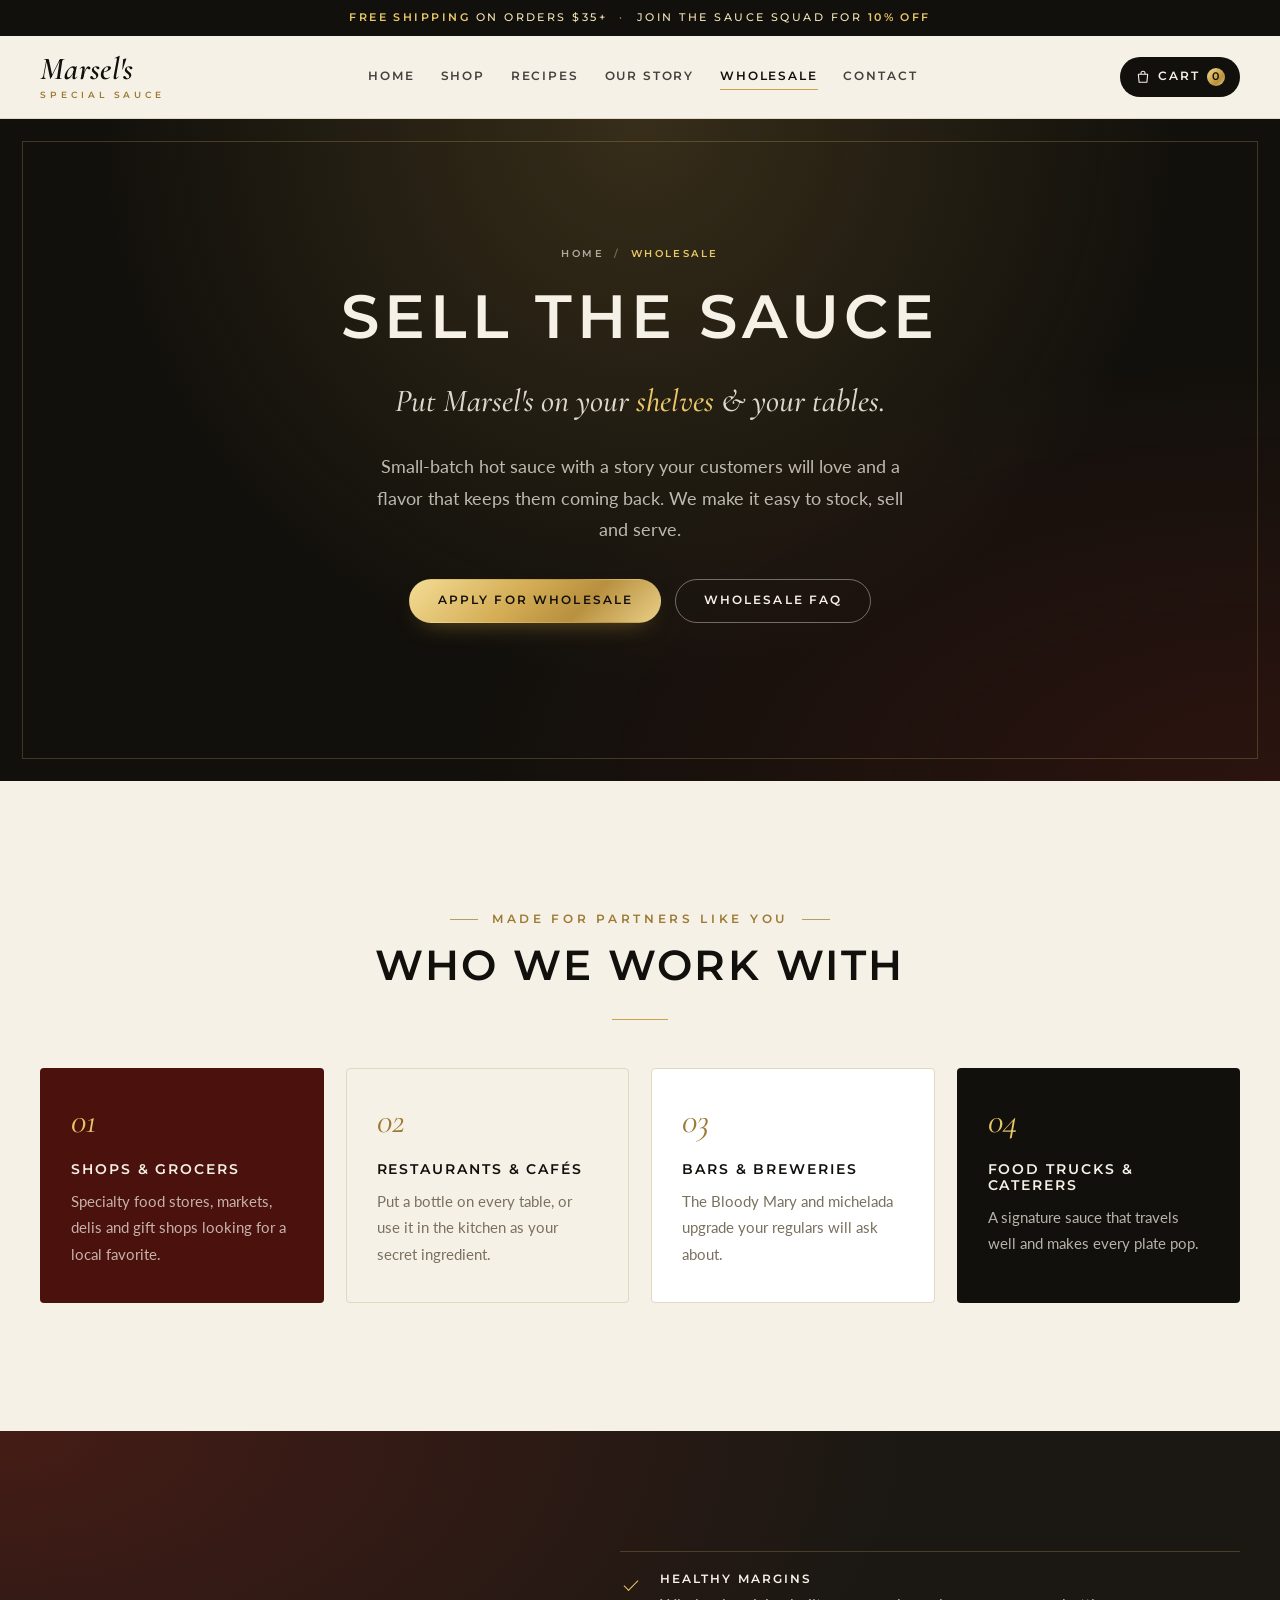
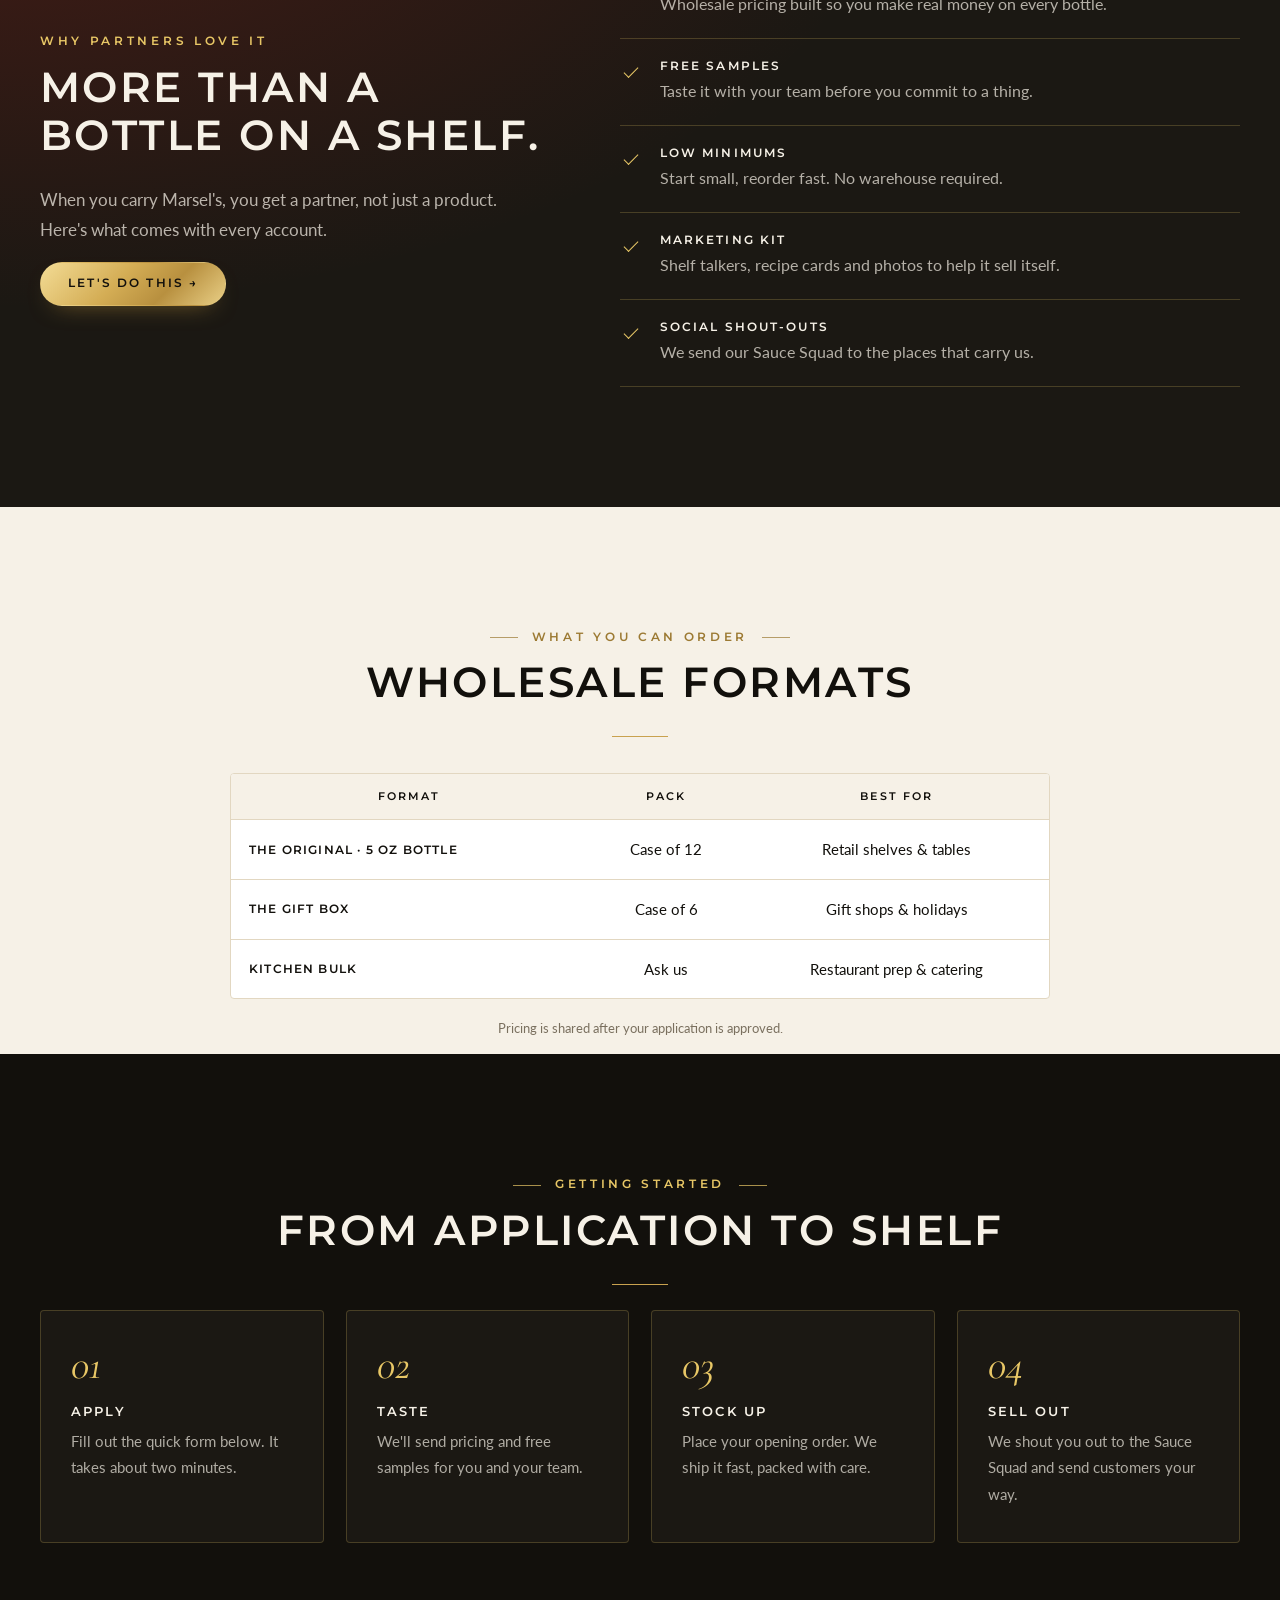
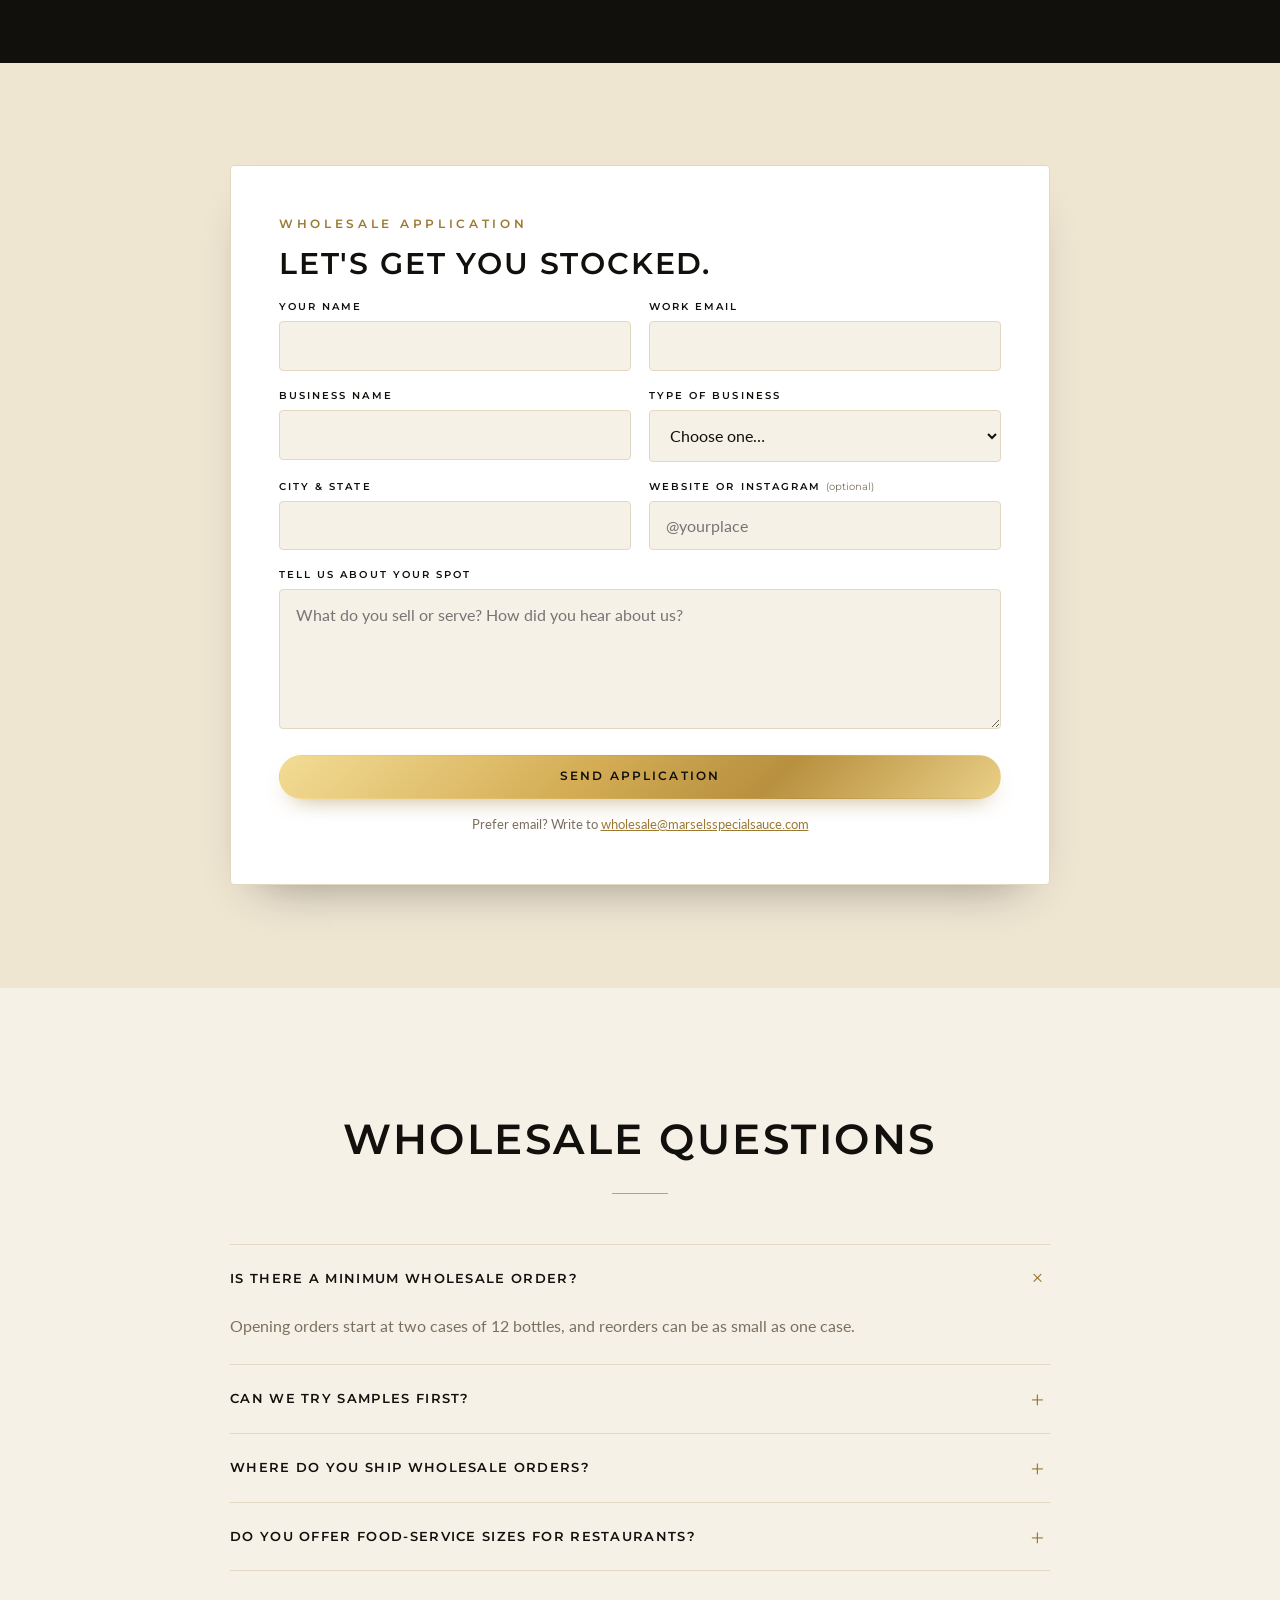
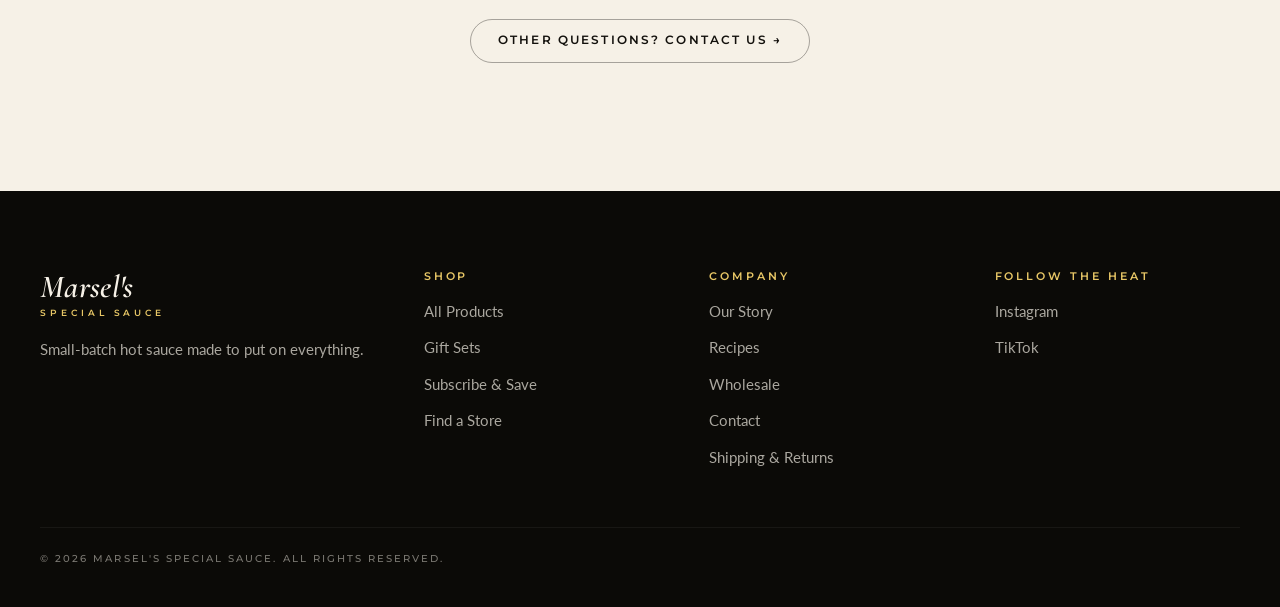
<file: wholesale.html>
<!doctype html>
<html lang="en">
<head>
  <meta charset="utf-8">
  <meta name="viewport" content="width=device-width, initial-scale=1">

  <!-- ===== SEO: replace https://www.marselsspecialsauce.com with your real domain everywhere ===== -->
  <title>Wholesale Hot Sauce for Stores &amp; Restaurants | Marsel's Special Sauce</title>
  <meta name="description" content="Stock Marsel's Special Sauce in your shop, restaurant, bar or food truck. Small-batch hot sauce with wholesale pricing, free samples and marketing support. Apply today.">
  <link rel="canonical" href="https://www.marselsspecialsauce.com/wholesale.html">
  <meta name="robots" content="index, follow, max-image-preview:large">
  <meta name="theme-color" content="#12100c">

  <meta property="og:type" content="website">
  <meta property="og:site_name" content="Marsel's Special Sauce">
  <meta property="og:title" content="Wholesale – Marsel's Special Sauce">
  <meta property="og:description" content="Put Marsel's on your shelves and your tables. Wholesale pricing, samples and support for retailers and restaurants.">
  <meta property="og:url" content="https://www.marselsspecialsauce.com/wholesale.html">
  <meta property="og:image" content="https://www.marselsspecialsauce.com/assets/og-image.jpg">
  <meta name="twitter:card" content="summary_large_image">
  <meta name="twitter:title" content="Wholesale – Marsel's Special Sauce">
  <meta name="twitter:description" content="Stock small-batch hot sauce your customers will come back for.">
  <meta name="twitter:image" content="https://www.marselsspecialsauce.com/assets/og-image.jpg">
  <link rel="icon" href="favicon.svg" type="image/svg+xml">
  <link rel="manifest" href="site.webmanifest">
  <link rel="preconnect" href="https://fonts.googleapis.com">
  <link rel="preconnect" href="https://fonts.gstatic.com" crossorigin>
  <link href="https://fonts.googleapis.com/css2?family=Cormorant+Garamond:ital,wght@0,500;0,600;1,500;1,600&family=Lato:wght@400;700&family=Montserrat:wght@500;600;700&display=swap" rel="stylesheet">
  <link rel="stylesheet" href="styles.css">

  <!-- FAQ answers below are placeholders — confirm minimums, samples and shipping terms before launch. -->
  <script type="application/ld+json">
  {
    "@context": "https://schema.org",
    "@graph": [
      {
        "@type": "WebPage",
        "url": "https://www.marselsspecialsauce.com/wholesale.html",
        "name": "Wholesale – Marsel's Special Sauce",
        "about": { "@id": "https://www.marselsspecialsauce.com/#org" }
      },
      {
        "@type": "BreadcrumbList",
        "itemListElement": [
          { "@type": "ListItem", "position": 1, "name": "Home", "item": "https://www.marselsspecialsauce.com/" },
          { "@type": "ListItem", "position": 2, "name": "Wholesale", "item": "https://www.marselsspecialsauce.com/wholesale.html" }
        ]
      },
      {
        "@type": "FAQPage",
        "mainEntity": [
          { "@type": "Question", "name": "Is there a minimum wholesale order?",
            "acceptedAnswer": { "@type": "Answer", "text": "Opening orders start at two cases of 12 bottles, and reorders can be as small as one case." } },
          { "@type": "Question", "name": "Can we try samples first?",
            "acceptedAnswer": { "@type": "Answer", "text": "Yes. Once your application is approved we'll send free samples so you and your team can taste it first." } },
          { "@type": "Question", "name": "Where do you ship wholesale orders?",
            "acceptedAnswer": { "@type": "Answer", "text": "We ship wholesale orders anywhere in the United States, usually within 3–5 business days." } },
          { "@type": "Question", "name": "Do you offer food-service sizes for restaurants?",
            "acceptedAnswer": { "@type": "Answer", "text": "Yes. Restaurants can order table-ready bottles or ask us about bulk sizes for the kitchen." } }
        ]
      }
    ]
  }
  </script>
</head>
<body>

  <!-- Shared illustrations (same set on every page so cart thumbnails always render).
       Swap for real product photography when you have it. -->
  <svg width="0" height="0" style="position:absolute" aria-hidden="true">
    <defs>
      <linearGradient id="glass" x1="0" x2="1">
        <stop offset="0" stop-color="#3a0806"/>
        <stop offset=".38" stop-color="#8e1c15"/>
        <stop offset=".55" stop-color="#a6261c"/>
        <stop offset="1" stop-color="#2b0604"/>
      </linearGradient>
      <linearGradient id="gold" x1="0" y1="0" x2="1" y2="1">
        <stop offset="0" stop-color="#f3dc95"/>
        <stop offset=".45" stop-color="#c9a24f"/>
        <stop offset=".72" stop-color="#a9853b"/>
        <stop offset="1" stop-color="#e9cf86"/>
      </linearGradient>
      <symbol id="bottle" viewBox="0 0 200 420">
        <path d="M87 52h26v70c0 22 37 34 37 78v190c0 14-9 22-22 22H72c-13 0-22-8-22-22V200c0-44 37-56 37-78z" fill="url(#glass)"/>
        <rect x="82" y="6" width="36" height="50" rx="3" fill="#15120e"/>
        <path d="M88 12v38M94 12v38M100 12v38M106 12v38M112 12v38" stroke="#2a251e" stroke-width="1.2"/>
        <rect x="82" y="44" width="36" height="8" fill="url(#gold)"/>
        <rect x="86" y="62" width="28" height="16" fill="url(#gold)"/>
        <text x="100" y="73" text-anchor="middle" font-family="Montserrat, sans-serif" font-weight="700" font-size="5" letter-spacing="1" fill="#12100c">M·S·S</text>
        <rect x="56" y="214" width="88" height="148" rx="2" fill="#12100c"/>
        <rect x="61" y="219" width="78" height="138" rx="1" fill="none" stroke="url(#gold)" stroke-width="1"/>
        <text x="100" y="244" text-anchor="middle" font-family="Montserrat, sans-serif" font-weight="600" font-size="5.5" letter-spacing="2" fill="#e8c766">SMALL BATCH</text>
        <text x="100" y="281" text-anchor="middle" font-family="Cormorant Garamond, Georgia, serif" font-style="italic" font-weight="600" font-size="25" fill="#f3e4b5">Marsel's</text>
        <line x1="74" y1="291" x2="126" y2="291" stroke="#c9a24f" stroke-width=".8"/>
        <text x="100" y="304" text-anchor="middle" font-family="Montserrat, sans-serif" font-weight="600" font-size="7" letter-spacing="2.2" fill="#f6f1e7">SPECIAL SAUCE</text>
        <path d="M100 318l5 6-5 6-5-6z" fill="url(#gold)"/>
        <path d="M78 324h14M108 324h14" stroke="#c9a24f" stroke-width=".8"/>
        <text x="100" y="350" text-anchor="middle" font-family="Montserrat, sans-serif" font-weight="500" font-size="4.6" letter-spacing=".9" fill="#c9a24f">HOT SAUCE · 5 FL OZ</text>
        <path d="M65 150c-7 22-8 70-7 228" stroke="#fff" stroke-opacity=".16" stroke-width="5" stroke-linecap="round" fill="none"/>
        <path d="M139 190c3 30 3 90 2 170" stroke="#fff" stroke-opacity=".07" stroke-width="3" stroke-linecap="round" fill="none"/>
      </symbol>
      <symbol id="gift" viewBox="0 0 200 200">
        <rect x="34" y="84" width="132" height="96" rx="2" fill="#12100c"/>
        <rect x="26" y="64" width="148" height="26" rx="2" fill="#1d1914"/>
        <rect x="94" y="64" width="12" height="116" fill="url(#gold)"/>
        <path d="M100 64c-18-26-46-20-38-6 6 10 24 8 38 6zM100 64c18-26 46-20 38-6-6 10-24 8-38 6z" fill="none" stroke="url(#gold)" stroke-width="4"/>
        <text x="64" y="146" text-anchor="middle" font-family="Cormorant Garamond, Georgia, serif" font-style="italic" font-weight="600" font-size="30" fill="#e8c766">M</text>
      </symbol>
      <symbol id="tee" viewBox="0 0 200 200">
        <path d="M62 24l24-8c4 12 24 12 28 0l24 8 44 34-20 32-18-12v104H56V78L38 90 18 58z" fill="#12100c"/>
        <text x="100" y="104" text-anchor="middle" font-family="Cormorant Garamond, Georgia, serif" font-style="italic" font-weight="600" font-size="24" fill="#e8c766">Marsel's</text>
        <text x="100" y="118" text-anchor="middle" font-family="Montserrat, sans-serif" font-weight="600" font-size="6" letter-spacing="2" fill="#f6f1e7">SPECIAL SAUCE</text>
      </symbol>
      <symbol id="hat" viewBox="0 0 200 200">
        <path d="M38 126c0-56 26-80 62-80s62 24 62 80z" fill="#12100c"/>
        <path d="M30 126h146c16 0 18 22 0 24-36 4-110 4-146-6-8-2-8-18 0-18z" fill="#1d1914"/>
        <circle cx="100" cy="46" r="6" fill="url(#gold)"/>
        <text x="100" y="108" text-anchor="middle" font-family="Cormorant Garamond, Georgia, serif" font-style="italic" font-weight="600" font-size="34" fill="#e8c766">M</text>
      </symbol>
      <symbol id="i-bag" viewBox="0 0 24 24">
        <path d="M5 8h14l-1.2 12H6.2L5 8z" fill="none" stroke="currentColor" stroke-width="1.6" stroke-linejoin="round"/>
        <path d="M9 8V6.5a3 3 0 0 1 6 0V8" fill="none" stroke="currentColor" stroke-width="1.6"/>
      </symbol>
      <symbol id="i-search" viewBox="0 0 24 24">
        <circle cx="11" cy="11" r="6.5" fill="none" stroke="currentColor" stroke-width="1.6"/>
        <path d="M16 16l4.5 4.5" stroke="currentColor" stroke-width="1.6" stroke-linecap="round"/>
      </symbol>
    </defs>
  </svg>

  <a class="skip-link" href="#main">Skip to content</a>
  <div class="announce" role="note">
    <strong>Free shipping</strong> on orders $35+  <span class="sep">·</span>  Join the Sauce Squad for <strong>10% off</strong>
  </div>

  <header class="site-header">
    <nav class="nav wrap" aria-label="Main">
      <a href="index.html" class="logo" aria-label="Marsel's Special Sauce home">Marsel's<span>Special Sauce</span></a>
      <!-- Site pages. Links marked data-soon show a "coming soon" note until that page is built. -->
      <ul class="nav-links" id="site-menu" data-menu>
        <li><a href="index.html" class="nav-btn">Home</a></li>
        <li><a href="shop.html" class="nav-btn">Shop</a></li>
        <li><a href="recipes.html" class="nav-btn">Recipes</a></li>
        <li><a href="our-story.html" class="nav-btn">Our Story</a></li>
        <li><a href="wholesale.html" class="nav-btn" aria-current="page">Wholesale</a></li>
        <li><a href="contact.html" class="nav-btn">Contact</a></li>
      </ul>
      <div class="nav-actions">
        <button class="cart-btn" type="button" aria-controls="cart" aria-expanded="false" data-open-cart>
          <svg class="icon" aria-hidden="true"><use href="#i-bag"/></svg> <span class="cart-label">Cart</span> <span class="cart-count" data-cart-count>0</span>
        </button>
        <button class="menu-btn" type="button" aria-controls="site-menu" aria-expanded="false" aria-label="Open menu" data-menu-btn>
          <span></span><span></span><span></span>
        </button>
      </div>
    </nav>
  </header>

  <main id="main">

    <!-- ===== PAGE HERO ===== -->
    <section class="page-hero">
      <div class="wrap page-hero-grid">
        <div>
          <nav class="crumbs" aria-label="Breadcrumb">
            <ol>
              <li><a href="index.html">Home</a></li>
              <li aria-current="page">Wholesale</li>
            </ol>
          </nav>
          <h1>Sell the Sauce</h1>
          <p class="h1-sub story-sub">Put Marsel's on your <span class="hl-word">shelves</span> &amp; your tables.</p>
          <p class="lede">Small-batch hot sauce with a story your customers will love and a flavor that keeps them coming back. We make it easy to stock, sell and serve.</p>
          <div class="hero-ctas">
            <a href="#apply" class="btn btn-primary">Apply for wholesale</a>
            <a href="#faq" class="btn btn-ghost">Wholesale FAQ</a>
          </div>
        </div>
        <div class="page-hero-art crate-art" aria-hidden="true">
          <div class="burst burst-sm"></div>
          <div class="crate">
            <div class="crate-bottles">
              <svg viewBox="0 0 200 420"><use href="#bottle"/></svg>
              <svg viewBox="0 0 200 420"><use href="#bottle"/></svg>
              <svg viewBox="0 0 200 420"><use href="#bottle"/></svg>
              <svg viewBox="0 0 200 420"><use href="#bottle"/></svg>
            </div>
            <div class="crate-box">Case of 12</div>
          </div>
        </div>
      </div>
    </section>

    <!-- ===== WHO IT'S FOR ===== -->
    <section class="who" aria-labelledby="who-title">
      <div class="wrap">
        <p class="eyebrow center">Made for partners like you</p>
        <h2 id="who-title" class="center">Who we work with</h2>
        <div class="value-grid">
          <article class="value tile-red">
            <h3>Shops &amp; grocers</h3>
            <p>Specialty food stores, markets, delis and gift shops looking for a local favorite.</p>
          </article>
          <article class="value tile-yellow">
            <h3>Restaurants &amp; cafés</h3>
            <p>Put a bottle on every table, or use it in the kitchen as your secret ingredient.</p>
          </article>
          <article class="value tile-cream">
            <h3>Bars &amp; breweries</h3>
            <p>The Bloody Mary and michelada upgrade your regulars will ask about.</p>
          </article>
          <article class="value tile-ink">
            <h3>Food trucks &amp; caterers</h3>
            <p>A signature sauce that travels well and makes every plate pop.</p>
          </article>
        </div>
      </div>
    </section>

    <!-- ===== WHY STOCK ===== -->
    <!-- Benefits are placeholders — only keep promises you can deliver on. -->
    <section class="why" aria-labelledby="why-title">
      <div class="wrap why-grid">
        <div>
          <p class="eyebrow">Why partners love it</p>
          <h2 id="why-title">More than a bottle on a shelf.</h2>
          <p class="why-lede">When you carry Marsel's, you get a partner, not just a product. Here's what comes with every account.</p>
          <a href="#apply" class="btn btn-yellow">Let's do this →</a>
        </div>
        <ul class="perks">
          <li><div><strong>Healthy margins</strong>Wholesale pricing built so you make real money on every bottle.</div></li>
          <li><div><strong>Free samples</strong>Taste it with your team before you commit to a thing.</div></li>
          <li><div><strong>Low minimums</strong>Start small, reorder fast. No warehouse required.</div></li>
          <li><div><strong>Marketing kit</strong>Shelf talkers, recipe cards and photos to help it sell itself.</div></li>
          <li><div><strong>Social shout-outs</strong>We send our Sauce Squad to the places that carry us.</div></li>
        </ul>
      </div>
    </section>

    <!-- ===== FORMATS ===== -->
    <!-- Formats are placeholders — update to match what you actually offer. -->
    <section class="formats compare" aria-labelledby="formats-title">
      <div class="wrap narrow">
        <p class="eyebrow center">What you can order</p>
        <h2 id="formats-title" class="center">Wholesale formats</h2>
        <div class="table-wrap">
          <table>
            <thead>
              <tr>
                <th scope="col">Format</th>
                <th scope="col">Pack</th>
                <th scope="col">Best for</th>
              </tr>
            </thead>
            <tbody>
              <tr><th scope="row">The Original · 5 oz bottle</th><td>Case of 12</td><td>Retail shelves &amp; tables</td></tr>
              <tr><th scope="row">The Gift Box</th><td>Case of 6</td><td>Gift shops &amp; holidays</td></tr>
              <tr><th scope="row">Kitchen bulk</th><td>Ask us</td><td>Restaurant prep &amp; catering</td></tr>
            </tbody>
          </table>
        </div>
        <p class="fine center formats-note">Pricing is shared after your application is approved.</p>
      </div>
    </section>

    <!-- ===== HOW IT WORKS ===== -->
    <section class="process" aria-labelledby="how-title">
      <div class="wrap">
        <p class="eyebrow center">Getting started</p>
        <h2 id="how-title" class="center">From application to shelf</h2>
        <ol class="steps steps-4">
          <li class="step">
            <span class="step-num">1</span>
            <h3>Apply</h3>
            <p>Fill out the quick form below. It takes about two minutes.</p>
          </li>
          <li class="step">
            <span class="step-num">2</span>
            <h3>Taste</h3>
            <p>We'll send pricing and free samples for you and your team.</p>
          </li>
          <li class="step">
            <span class="step-num">3</span>
            <h3>Stock up</h3>
            <p>Place your opening order. We ship it fast, packed with care.</p>
          </li>
          <li class="step">
            <span class="step-num">4</span>
            <h3>Sell out</h3>
            <p>We shout you out to the Sauce Squad and send customers your way.</p>
          </li>
        </ol>
      </div>
    </section>

    <!-- ===== APPLICATION FORM ===== -->
    <section class="apply" id="apply" aria-labelledby="apply-title">
      <div class="wrap narrow">
        <!-- Uses the same handler as the contact form: set CONTACT_URL in main.js to receive these. -->
        <form class="contact-form" data-contact novalidate aria-labelledby="apply-title">
          <input type="hidden" name="topic" value="wholesale">
          <p class="eyebrow">Wholesale application</p>
          <h2 id="apply-title">Let's get you stocked.</h2>
          <div class="field-row">
            <div class="field">
              <label for="w-name">Your name</label>
              <input id="w-name" name="name" type="text" autocomplete="name" required data-msg="Tell us what to call you.">
              <p class="field-error" data-error-for="name"></p>
            </div>
            <div class="field">
              <label for="w-email">Work email</label>
              <input id="w-email" name="email" type="email" autocomplete="email" required data-msg="That email looks a little undercooked.">
              <p class="field-error" data-error-for="email"></p>
            </div>
          </div>
          <div class="field-row">
            <div class="field">
              <label for="w-business">Business name</label>
              <input id="w-business" name="business" type="text" autocomplete="organization" required data-msg="What's your business called?">
              <p class="field-error" data-error-for="business"></p>
            </div>
            <div class="field">
              <label for="w-type">Type of business</label>
              <select id="w-type" name="business_type" required data-msg="Pick the closest match.">
                <option value="">Choose one…</option>
                <option>Shop or grocer</option>
                <option>Restaurant or café</option>
                <option>Bar or brewery</option>
                <option>Food truck or caterer</option>
                <option>Distributor</option>
                <option>Something else</option>
              </select>
              <p class="field-error" data-error-for="business_type"></p>
            </div>
          </div>
          <div class="field-row">
            <div class="field">
              <label for="w-location">City &amp; state</label>
              <input id="w-location" name="location" type="text" autocomplete="address-level2" required data-msg="Where are you located?">
              <p class="field-error" data-error-for="location"></p>
            </div>
            <div class="field">
              <label for="w-site">Website or Instagram <span class="optional">(optional)</span></label>
              <input id="w-site" name="website" type="text" placeholder="@yourplace">
            </div>
          </div>
          <div class="field">
            <label for="w-message">Tell us about your spot</label>
            <textarea id="w-message" name="message" rows="5" required data-msg="Give us a few more words to work with." placeholder="What do you sell or serve? How did you hear about us?"></textarea>
            <p class="field-error" data-error-for="message"></p>
          </div>

          <button class="btn btn-primary btn-block" type="submit">Send application</button>
          <p class="fine center">Prefer email? Write to <a href="mailto:wholesale@marselsspecialsauce.com">wholesale@marselsspecialsauce.com</a></p>
        </form>
        <div class="contact-success" data-contact-success hidden tabindex="-1">
          <span class="success-mark" aria-hidden="true"></span>
          <h2>Application received!</h2>
          <p>Thanks for wanting to carry Marsel's. We'll review your application and reach out with pricing and samples within a few business days.</p>
          <div class="btn-row">
            <a href="recipes.html" class="btn btn-primary">Browse recipes</a>
            <button type="button" class="btn btn-ghost" data-contact-again>Send another</button>
          </div>
        </div>
      </div>
    </section>

    <!-- ===== WHOLESALE FAQ (mirrors FAQPage JSON-LD) ===== -->
    <section class="faq" id="faq" aria-labelledby="faq-title">
      <div class="wrap narrow">
        <h2 id="faq-title" class="center">Wholesale questions</h2>
        <details open>
          <summary>Is there a minimum wholesale order?</summary>
          <p>Opening orders start at two cases of 12 bottles, and reorders can be as small as one case.</p>
        </details>
        <details>
          <summary>Can we try samples first?</summary>
          <p>Yes. Once your application is approved we'll send free samples so you and your team can taste it first.</p>
        </details>
        <details>
          <summary>Where do you ship wholesale orders?</summary>
          <p>We ship wholesale orders anywhere in the United States, usually within 3–5 business days.</p>
        </details>
        <details>
          <summary>Do you offer food-service sizes for restaurants?</summary>
          <p>Yes. Restaurants can order table-ready bottles or ask us about bulk sizes for the kitchen.</p>
        </details>
        <div class="section-cta">
          <a href="contact.html" class="btn btn-ghost">Other questions? Contact us →</a>
        </div>
      </div>
    </section>
  </main>

  <footer class="footer">
    <div class="wrap footer-grid">
      <div>
        <a href="index.html" class="logo logo-light">Marsel's<span>Special Sauce</span></a>
        <p>Small-batch hot sauce made to put on everything.</p>
      </div>
      <nav aria-label="Footer">
        <h3>Shop</h3>
        <ul>
          <li><a href="shop.html">All Products</a></li>
          <li><a href="shop.html#gifts">Gift Sets</a></li>
          <li><a href="shop.html#subscribe">Subscribe &amp; Save</a></li>
          <li><a href="find-a-store.html">Find a Store</a></li>
        </ul>
      </nav>
      <nav aria-label="Help">
        <h3>Company</h3>
        <ul>
          <li><a href="our-story.html">Our Story</a></li>
          <li><a href="recipes.html">Recipes</a></li>
          <li><a href="wholesale.html">Wholesale</a></li>
          <li><a href="contact.html">Contact</a></li>
          <li><a href="shipping-returns.html">Shipping &amp; Returns</a></li>
        </ul>
      </nav>
      <div>
        <h3>Follow the heat</h3>
        <ul>
          <li><a href="https://www.instagram.com/marselsspecialsauce" rel="noopener">Instagram</a></li>
          <li><a href="https://www.tiktok.com/@marselsspecialsauce" rel="noopener">TikTok</a></li>
        </ul>
      </div>
    </div>
    <p class="wrap copyright">© <span data-year>2026</span> Marsel's Special Sauce. All rights reserved.</p>
  </footer>

  <!-- Cart drawer -->
  <div class="cart-scrim" data-cart-scrim hidden></div>
  <aside class="cart" id="cart" aria-label="Shopping cart" aria-hidden="true" data-cart>
    <div class="cart-head">
      <h2>Your Stash</h2>
      <button type="button" class="cart-close" aria-label="Close cart" data-close-cart>✕</button>
    </div>
    <div class="ship-progress">
      <p data-ship-msg>You're $35.00 away from free shipping!</p>
      <div class="ship-bar"><div data-ship-bar></div></div>
    </div>
    <ul class="cart-items" data-cart-items></ul>
    <div class="cart-empty" data-cart-empty>
      <p>Your cart is emptier than a bottle after taco night.</p>
      <a href="shop.html" class="btn btn-primary">Start shopping</a>
    </div>
    <div class="cart-foot">
      <div class="cart-total"><span>Subtotal</span><strong data-cart-total>$0.00</strong></div>
      <button class="btn btn-primary btn-block" type="button" data-checkout>Checkout</button>
      <p class="fine center">Taxes &amp; shipping calculated at checkout</p>
    </div>
  </aside>
  <div class="toast" role="status" aria-live="polite" data-toast></div>

  <script src="main.js" defer></script>
</body>
</html>
</file>
<file: styles.css>
/* =========================================================
   Marsel's Special Sauce — premium storefront styles
   Warm black, ivory & gold. Montserrat for structure,
   Cormorant Garamond for accents, Lato for reading.
   ========================================================= */
:root {
  --ink: #12100c;
  --ink-2: #1b1813;
  --ink-3: #26211a;
  --ivory: #f6f1e7;
  --parch: #efe6d2;
  --white: #fff;
  --gold: #c9a24f;
  --gold-dk: #9c7a33;
  --gold-lt: #e8c766;
  --gold-pale: #f3e4b5;
  --gold-grad: linear-gradient(135deg, #f3dc95 0%, #d4ad55 42%, #b8903f 68%, #e9cf86 100%);
  --red: #b3261e;
  --oxblood: #4a110d;
  --olive: #2b3123;
  --taupe: #7a705f;
  --line: #e2d7c1;
  --line-dark: rgba(232, 199, 102, .22);
  --radius: 4px;
  --shadow-soft: 0 24px 48px -28px rgba(18, 16, 12, .45);
  --head: "Montserrat", "Helvetica Neue", Arial, sans-serif;
  --serif: "Cormorant Garamond", Georgia, "Times New Roman", serif;
  --sans: "Lato", system-ui, -apple-system, "Segoe UI", sans-serif;
}

*, *::before, *::after { box-sizing: border-box; }
html { scroll-behavior: smooth; scroll-padding-top: 90px; }
body {
  margin: 0;
  font-family: var(--sans);
  font-size: 1rem;
  line-height: 1.75;
  color: var(--ink);
  background: var(--ivory);
  -webkit-font-smoothing: antialiased;
  overflow-x: hidden;
}
img, svg { display: block; max-width: 100%; }
a { color: inherit; }
h1, h2, h3, h4 { font-family: var(--head); font-weight: 600; text-transform: uppercase; line-height: 1.15; margin: 0 0 .6em; }
h2 { font-size: clamp(1.7rem, 3.4vw, 2.6rem); letter-spacing: .06em; }
h3 { font-size: .98rem; letter-spacing: .1em; }
h2 em { font-family: var(--serif); font-style: italic; font-weight: 500; text-transform: none; letter-spacing: 0; color: var(--gold-dk); font-size: 1.15em; }
p { margin: 0 0 1em; }

.wrap { width: min(1200px, 100% - 40px); margin-inline: auto; }
.narrow { width: min(820px, 100% - 40px); }
.center { text-align: center; }
h2.center::after { content: ""; display: block; width: 56px; height: 1px; background: var(--gold); margin: .7em auto 0; }
.sr-only { position: absolute; width: 1px; height: 1px; overflow: hidden; clip: rect(0 0 0 0); white-space: nowrap; }
.skip-link { position: absolute; left: -999px; top: 8px; background: var(--ink); color: var(--ivory); padding: 8px 14px; z-index: 100; }
.skip-link:focus { left: 8px; }
.eyebrow {
  font-family: var(--head); font-weight: 600; text-transform: uppercase; letter-spacing: .32em;
  font-size: .72rem; color: var(--gold-dk); margin-bottom: 1.1em;
}
.eyebrow.center::before, .eyebrow.center::after { content: ""; display: inline-block; width: 28px; height: 1px; background: currentColor; vertical-align: middle; margin: 0 14px; opacity: .7; }
.section-lede { max-width: 620px; margin: 0 auto 3rem; color: var(--taupe); font-size: 1.08rem; }
.fine { font-size: .84rem; color: var(--taupe); }
.optional { font-weight: 400; color: var(--taupe); text-transform: none; letter-spacing: 0; }
.sep { color: var(--gold); margin: 0 .6em; }

/* ---------- Buttons ---------- */
.btn {
  position: relative; overflow: hidden;
  display: inline-flex; align-items: center; justify-content: center; gap: .5em;
  font: 600 .74rem/1 var(--head); text-transform: uppercase; letter-spacing: .18em;
  padding: 1.25em 2.3em; border-radius: 999px; border: 1px solid transparent;
  text-decoration: none; cursor: pointer; white-space: nowrap;
  transition: background .25s, color .25s, border-color .25s, transform .25s, box-shadow .25s;
}
.btn:focus-visible, button:focus-visible, a:focus-visible, input:focus-visible, select:focus-visible, summary:focus-visible { outline: 2px solid var(--gold); outline-offset: 3px; }
.btn-primary, .btn-yellow { background: var(--gold-grad); color: var(--ink); box-shadow: 0 10px 24px -14px rgba(156, 122, 51, .9); }
.btn-primary::after, .btn-yellow::after {
  content: ""; position: absolute; inset: 0;
  background: linear-gradient(100deg, transparent 35%, rgba(255,255,255,.55) 50%, transparent 65%);
  transform: translateX(-120%); transition: transform .7s ease;
}
.btn-primary:hover::after, .btn-yellow:hover::after { transform: translateX(120%); }
.btn-primary:hover, .btn-yellow:hover { transform: translateY(-1px); box-shadow: 0 16px 30px -16px rgba(156, 122, 51, 1); }
.btn-ghost { background: transparent; color: var(--ink); border-color: rgba(18,16,12,.35); }
.btn-ghost:hover { background: var(--ink); color: var(--ivory); border-color: var(--ink); }
.btn-dark { background: var(--ink); color: var(--ivory); }
.btn-dark:hover { background: var(--ink-3); color: var(--gold-lt); }
.btn-block { width: 100%; }
.btn-sm { padding: .95em 1.5em; font-size: .68rem; }
.btn-row { display: flex; flex-wrap: wrap; gap: 14px; }
.section-cta { display: flex; justify-content: center; margin-top: 48px; }

/* light text on dark sections */
.hero .btn-ghost, .page-hero .btn-ghost, .heat .btn-ghost, .process .btn-ghost, .why .btn-ghost, .subscribe .btn-ghost {
  color: var(--ivory); border-color: rgba(246,241,231,.4);
}
.hero .btn-ghost:hover, .page-hero .btn-ghost:hover, .heat .btn-ghost:hover, .process .btn-ghost:hover, .why .btn-ghost:hover {
  background: var(--ivory); color: var(--ink); border-color: var(--ivory);
}

/* ---------- Announcement + header ---------- */
.announce {
  background: var(--ink); color: var(--gold-pale); text-align: center;
  font: 500 .7rem/1.4 var(--head); text-transform: uppercase; letter-spacing: .22em; padding: .9em 20px;
}
.announce strong { color: var(--gold-lt); font-weight: 600; }
.site-header {
  position: sticky; top: 0; z-index: 40;
  background: rgba(246, 241, 231, .95);
  backdrop-filter: blur(12px);
  border-bottom: 1px solid var(--line);
}
.nav { display: flex; align-items: center; justify-content: space-between; gap: 20px; height: 82px; }
.logo { display: flex; flex-direction: column; align-items: flex-start; text-decoration: none; line-height: 1; }
.logo { font-family: var(--serif); font-style: italic; font-weight: 600; font-size: 2rem; color: var(--ink); letter-spacing: .01em; }
.logo span { font: 600 .56rem/1 var(--head); font-style: normal; letter-spacing: .44em; text-transform: uppercase; color: var(--gold-dk); margin-top: 6px; }
.logo-light { color: var(--ivory); }
.logo-light span { color: var(--gold-lt); }
.nav-links { display: flex; gap: 4px; list-style: none; margin: 0; padding: 0; }
.nav-btn {
  position: relative; display: inline-block; text-decoration: none;
  font: 600 .72rem/1 var(--head); text-transform: uppercase; letter-spacing: .16em;
  color: rgba(18,16,12,.78); padding: 1em .95em;
  transition: color .2s;
}
.nav-btn::after { content: ""; position: absolute; left: .95em; right: .95em; bottom: .35em; height: 1px; background: var(--gold); transform: scaleX(0); transform-origin: left; transition: transform .3s; }
.nav-btn:hover { color: var(--ink); }
.nav-btn:hover::after, .nav-btn[aria-current="page"]::after { transform: scaleX(1); }
.nav-btn[aria-current="page"] { color: var(--ink); }
.nav-actions { display: flex; align-items: center; gap: 10px; }
.cart-btn {
  display: flex; align-items: center; gap: .6em; cursor: pointer;
  font: 600 .72rem/1 var(--head); text-transform: uppercase; letter-spacing: .16em;
  background: var(--ink); color: var(--ivory); border: 0; border-radius: 999px; padding: .95em 1.3em;
  transition: background .2s;
}
.cart-btn:hover { background: var(--ink-3); }
.cart-btn .icon { width: 16px; height: 16px; }
.cart-count { background: var(--gold-grad); color: var(--ink); min-width: 1.75em; height: 1.75em; border-radius: 999px; display: inline-grid; place-items: center; font-size: .66rem; letter-spacing: 0; }
.cart-count.bump { animation: bump .45s ease; }
@keyframes bump { 50% { transform: scale(1.35); } }
.menu-btn {
  display: none; width: 44px; height: 44px; border-radius: 50%; border: 1px solid rgba(18,16,12,.3);
  background: transparent; cursor: pointer; flex-direction: column; justify-content: center; align-items: center; gap: 5px;
}
.menu-btn span { display: block; width: 18px; height: 1.5px; background: var(--ink); transition: transform .25s, opacity .25s; }
.menu-btn[aria-expanded="true"] span:nth-child(1) { transform: translateY(6.5px) rotate(45deg); }
.menu-btn[aria-expanded="true"] span:nth-child(2) { opacity: 0; }
.menu-btn[aria-expanded="true"] span:nth-child(3) { transform: translateY(-6.5px) rotate(-45deg); }

/* ---------- Home hero ---------- */
.hero {
  position: relative; overflow: hidden; color: var(--ivory);
  padding: clamp(64px, 9vw, 120px) 0 clamp(72px, 10vw, 130px);
  background:
    radial-gradient(ellipse at 74% 46%, rgba(201,162,79,.22), transparent 52%),
    radial-gradient(ellipse at 8% 100%, rgba(179,38,30,.22), transparent 50%),
    var(--ink);
}
.hero::before { content: ""; position: absolute; inset: 22px; border: 1px solid var(--line-dark); pointer-events: none; }
.hero-grid { display: grid; grid-template-columns: 1.15fr .85fr; align-items: center; gap: 48px; position: relative; }
.hero .eyebrow { color: var(--gold-lt); }
.hero h1 { font-size: clamp(2.5rem, 5.6vw, 4.6rem); letter-spacing: .05em; line-height: 1.04; color: var(--ivory); }
.h1-sub { display: block; font-family: var(--serif); font-style: italic; font-weight: 500; text-transform: none; letter-spacing: 0; font-size: .58em; color: rgba(246,241,231,.86); margin-top: .35em; }
.swap { color: var(--gold-lt); display: inline-block; border-bottom: 1px solid var(--gold); transition: opacity .3s, transform .3s; }
.swap.out { opacity: 0; transform: translateY(-10px); }
.lede { font-size: 1.12rem; max-width: 540px; color: rgba(246,241,231,.74); }
.hero-ctas { display: flex; flex-wrap: wrap; gap: 14px; margin: 34px 0 30px; }
.trust { display: flex; flex-wrap: wrap; gap: 10px 0; list-style: none; padding: 0; margin: 0; font: 600 .68rem/1.4 var(--head); text-transform: uppercase; letter-spacing: .2em; color: var(--gold-pale); }
.trust li + li::before { content: ""; display: inline-block; width: 5px; height: 5px; background: var(--gold); transform: rotate(45deg); margin: 0 16px 2px; }

.hero-art { position: relative; display: grid; place-items: center; min-height: 500px; }
.hero-art::before { content: ""; position: absolute; width: 420px; height: 420px; max-width: 90vw; max-height: 90vw; border-radius: 50%; background: radial-gradient(circle, rgba(232,199,102,.28), rgba(232,199,102,0) 68%); }
.hero-art::after { content: ""; position: absolute; width: 380px; height: 380px; max-width: 82vw; max-height: 82vw; border-radius: 50%; border: 1px solid var(--line-dark); }
.burst, .sticker { display: none; }
.hero-bottle { position: relative; z-index: 1; width: 220px; filter: drop-shadow(0 40px 40px rgba(0,0,0,.55)); animation: float 7s ease-in-out infinite; cursor: pointer; }
@keyframes float { 50% { transform: translateY(-10px); } }
.hero-bottle.shake { animation: tilt .7s ease; }
@keyframes tilt { 25% { transform: rotate(-5deg); } 60% { transform: rotate(4deg); } 85% { transform: rotate(-1deg); } }

/* ---------- Marquee ---------- */
.marquee { background: var(--ink-2); color: var(--gold-pale); border-top: 1px solid var(--line-dark); overflow: hidden; }
.marquee-track { display: flex; width: max-content; animation: marquee 45s linear infinite; }
.marquee span { font: 600 .72rem/1 var(--head); text-transform: uppercase; letter-spacing: .34em; padding: 1.6em 0; white-space: nowrap; }
@keyframes marquee { to { transform: translateX(-50%); } }

/* ---------- Product cards ---------- */
.shop { padding: clamp(80px, 10vw, 128px) 0; }
.products { display: grid; grid-template-columns: repeat(3, 1fr); gap: 28px; align-items: stretch; }
.product {
  position: relative; background: var(--white); border: 1px solid var(--line); border-radius: var(--radius);
  padding: 22px 22px 26px; display: flex; flex-direction: column;
  transition: transform .35s ease, box-shadow .35s ease, border-color .35s;
}
.product:hover { transform: translateY(-4px); box-shadow: var(--shadow-soft); border-color: #d6c7a6; }
.product.featured { border-color: var(--gold); }
.product-art {
  height: 250px; display: flex; align-items: flex-end; justify-content: center; margin-bottom: 22px; padding: 22px 0 14px;
  background: radial-gradient(ellipse at 50% 70%, #fff 0, var(--parch) 70%); border-radius: 2px;
}
.product-art svg { height: 100%; width: auto; filter: drop-shadow(0 18px 16px rgba(18,16,12,.25)); }
.product-art.multi svg { height: 86%; margin-inline: -12px; }
.product-art.multi svg:nth-child(2) { height: 100%; position: relative; z-index: 1; }
.product-art.six svg { height: 74%; margin-inline: -16px; }
.product-art.six svg:nth-child(2), .product-art.six svg:nth-child(3) { height: 90%; z-index: 1; position: relative; }
.art-square svg { height: 88%; }
.product h3 { font-size: .95rem; letter-spacing: .14em; margin-bottom: .4em; }
.product-meta { font: 600 .66rem/1.5 var(--head); text-transform: uppercase; letter-spacing: .18em; color: var(--gold-dk); margin-bottom: .9em; }
.product-desc { color: var(--taupe); flex: 1; font-size: .95rem; }
.ribbon {
  position: absolute; top: 34px; left: 34px; z-index: 2;
  font: 600 .6rem/1 var(--head); text-transform: uppercase; letter-spacing: .22em;
  background: var(--ink); color: var(--gold-lt); padding: .8em 1.2em; border-radius: 999px;
}
.ribbon-alt { background: var(--oxblood); color: var(--gold-pale); }
.ribbon-yellow { background: var(--gold-grad); color: var(--ink); }
.buy-type { border: 0; padding: 0; margin: 0 0 18px; display: grid; gap: 8px; }
.buy-type label { display: flex; align-items: center; gap: 12px; border: 1px solid var(--line); border-radius: var(--radius); padding: 12px 14px; cursor: pointer; font-size: .9rem; background: var(--white); transition: border-color .2s, background .2s; }
.buy-type label:has(input:checked) { border-color: var(--gold); background: var(--ivory); }
.buy-type b, .price-line b, .variant b { margin-left: auto; font: 600 .9rem var(--head); letter-spacing: .04em; }
.buy-type input { accent-color: var(--gold-dk); width: 16px; height: 16px; }
.price-line, .variant { display: flex; align-items: center; gap: 10px; border: 1px solid var(--line); background: var(--ivory); border-radius: var(--radius); padding: 12px 14px; margin: 0 0 18px; font-size: .9rem; }
.variant label { font: 600 .66rem var(--head); text-transform: uppercase; letter-spacing: .16em; }
.guarantees { list-style: none; padding: 40px 0 0; margin: 56px 0 0; display: grid; grid-template-columns: repeat(3, 1fr); gap: 24px; text-align: center; color: var(--taupe); border-top: 1px solid var(--line); font-size: .95rem; }
.guarantees strong { display: block; font: 600 .74rem/1.6 var(--head); text-transform: uppercase; letter-spacing: .18em; color: var(--ink); margin-bottom: 4px; }

/* ---------- Heat ---------- */
.heat { background: var(--ink); color: var(--ivory); padding: clamp(80px, 10vw, 128px) 0; }
.heat h2 { color: var(--ivory); }
.heat .eyebrow, .ingredients-title { color: var(--gold-lt); }
.heat p { color: rgba(246,241,231,.75); }
.heat strong { color: var(--gold-pale); }
.heat-grid { display: grid; grid-template-columns: 1.1fr .9fr; gap: 72px; align-items: center; }
.meter { margin: 34px 0 44px; }
.meter-fill { height: 4px; border-radius: 999px; position: relative; overflow: hidden; background: rgba(246,241,231,.12); }
.meter-fill::before { content: ""; position: absolute; inset: 0; width: var(--fill, 0%); background: linear-gradient(90deg, var(--gold-pale), var(--gold), var(--red)); transition: width 1.8s cubic-bezier(.2,.8,.2,1); border-radius: 999px; }
.meter-labels { display: flex; justify-content: space-between; font: 600 .62rem var(--head); text-transform: uppercase; letter-spacing: .2em; margin-top: 12px; color: rgba(246,241,231,.55); }
.ingredients { list-style: none; padding: 0; margin: 0 0 18px; display: grid; grid-template-columns: 1fr 1fr; gap: 10px 28px; }
.ingredients li { position: relative; padding-left: 20px; color: rgba(246,241,231,.85); }
.ingredients li::before, .ing li::before { content: ""; position: absolute; left: 0; top: .72em; width: 6px; height: 6px; background: var(--gold); transform: rotate(45deg); }
.heat .fine { color: rgba(246,241,231,.5); }
.brave-card { background: var(--ink-2); border: 1px solid var(--line-dark); border-radius: var(--radius); padding: 44px 36px; text-align: center; position: relative; }
.brave-card::before { content: ""; position: absolute; inset: 8px; border: 1px solid rgba(232,199,102,.1); pointer-events: none; }
.brave-card h3 { color: var(--ivory); font-size: .9rem; letter-spacing: .22em; }
.brave-card > p { font-family: var(--serif); font-style: italic; font-size: 1.15rem; }
input[type="range"] { width: 100%; accent-color: var(--gold); height: 28px; cursor: pointer; }
.brave-peppers { display: flex; justify-content: center; gap: 6px; margin: 24px 0 18px; }
.brave-peppers .bar { width: 36px; height: 4px; border-radius: 2px; background: rgba(246,241,231,.15); transition: background .3s; }
.brave-peppers .bar.on { background: var(--gold-grad); }
.brave-peppers .bar.on:nth-child(n+4) { background: linear-gradient(90deg, var(--gold), var(--red)); }
.brave-title { font-family: var(--serif); font-style: italic; font-size: 1.7rem; color: var(--gold-lt); margin-bottom: .2em; line-height: 1.2; }
.brave-text { margin: 0; }

/* ---------- Pairings ---------- */
.pairings { padding: clamp(80px, 10vw, 128px) 0; background: var(--white); }
.chips, .filters { display: flex; flex-wrap: wrap; justify-content: center; gap: 10px; margin-bottom: 36px; }
.chips button, .filters button {
  font: 600 .68rem/1 var(--head); text-transform: uppercase; letter-spacing: .18em;
  padding: 1.05em 1.6em; border-radius: 999px; border: 1px solid var(--line); background: transparent; color: var(--ink);
  cursor: pointer; transition: background .2s, color .2s, border-color .2s;
}
.chips button:hover, .filters button:hover { border-color: var(--ink); }
.chips button[aria-selected="true"], .filters button[aria-pressed="true"] { background: var(--ink); color: var(--ivory); border-color: var(--ink); }
.match { max-width: 760px; margin: 0 auto 64px; text-align: center; background: var(--ivory); border: 1px solid var(--line); border-radius: var(--radius); padding: 44px 48px; }
.match h3 { font-family: var(--serif); font-style: italic; font-weight: 500; text-transform: none; letter-spacing: 0; font-size: 2rem; margin-bottom: .4em; }
.match p { color: var(--taupe); }
.match-dose { margin: 0; font: 600 .7rem var(--head); text-transform: uppercase; letter-spacing: .2em; }
.match-dose span { color: var(--taupe); }
.match-dose strong { color: var(--red); }
.recipes { display: grid; grid-template-columns: repeat(3, 1fr); gap: 24px; }
.recipe { background: var(--ivory); border: 1px solid var(--line); border-top: 2px solid var(--gold); border-radius: var(--radius); padding: 30px; }
.recipe p { margin: 0; color: var(--taupe); }
.recipe-tag {
  display: inline-block; font: 600 .6rem/1 var(--head); text-transform: uppercase; letter-spacing: .2em;
  color: var(--gold-dk); border: 1px solid rgba(156,122,51,.45); border-radius: 999px; padding: .8em 1.2em; margin-bottom: 16px;
}
.tag-heat { color: var(--red); border-color: rgba(179,38,30,.35); }

/* ---------- Story (home) ---------- */
.story { padding: clamp(80px, 10vw, 128px) 0; background: var(--parch); }
.story-grid { display: grid; grid-template-columns: .8fr 1.2fr; gap: 72px; align-items: center; }
.story-badge {
  aspect-ratio: 1; max-width: 360px; width: 100%; margin-inline: auto; border-radius: 50%;
  background: radial-gradient(circle at 50% 35%, var(--ink-3), var(--ink) 70%); color: var(--gold-pale);
  box-shadow: inset 0 0 0 14px var(--ink), inset 0 0 0 15px rgba(232,199,102,.55), var(--shadow-soft);
  display: flex; flex-direction: column; align-items: center; justify-content: center; text-align: center;
  font: 600 .68rem/1.6 var(--head); text-transform: uppercase; letter-spacing: .34em;
}
.story-badge strong { font-family: var(--serif); font-style: italic; font-weight: 600; font-size: clamp(3rem, 7vw, 4.4rem); text-transform: none; letter-spacing: 0; color: var(--gold-lt); line-height: 1.15; }
.story p { font-size: 1.08rem; color: var(--taupe); }
.story .btn-row, .story .btn { margin-top: 10px; }

/* ---------- Reviews ---------- */
.reviews { background: var(--white); padding: clamp(80px, 10vw, 128px) 0; }
.review-grid { display: grid; grid-template-columns: repeat(3, 1fr); gap: 28px; margin-top: 48px; }
.review { margin: 0; background: var(--ivory); border: 1px solid var(--line); border-radius: var(--radius); padding: 36px 32px; }
.stars { color: var(--gold); font-size: 1rem; letter-spacing: .3em; }
.review blockquote { margin: 16px 0 20px; font-family: var(--serif); font-style: italic; font-size: 1.4rem; line-height: 1.4; }
.review figcaption { font: 600 .64rem var(--head); text-transform: uppercase; letter-spacing: .22em; color: var(--taupe); }

/* ---------- FAQ ---------- */
.faq { padding: clamp(80px, 10vw, 128px) 0; }
.faq h2 { margin-bottom: 1.2em; }
details { border-bottom: 1px solid var(--line); }
.faq details:first-of-type { border-top: 1px solid var(--line); }
summary {
  cursor: pointer; list-style: none; position: relative;
  font: 600 .82rem/1.5 var(--head); text-transform: uppercase; letter-spacing: .1em;
  padding: 24px 48px 24px 0;
}
summary::-webkit-details-marker { display: none; }
summary::after { content: "+"; position: absolute; right: 4px; top: 50%; translate: 0 -50%; font: 300 1.6rem var(--head); color: var(--gold-dk); transition: rotate .25s; }
details[open] summary::after { rotate: 45deg; }
details p { padding: 0 0 24px; margin: 0; color: var(--taupe); }

/* ---------- Explore tiles & value cards ---------- */
.explore, .ways { padding: clamp(80px, 10vw, 128px) 0; background: var(--parch); }
.tiles { display: grid; grid-template-columns: repeat(3, 1fr); gap: 22px; margin-top: 48px; }
.tile, .value {
  position: relative; display: flex; flex-direction: column; gap: 6px; text-decoration: none;
  border: 1px solid var(--line); border-radius: var(--radius); padding: 34px 30px; background: var(--white); color: var(--ink);
  transition: transform .35s ease, box-shadow .35s ease, border-color .35s;
}
.tile { min-height: 220px; justify-content: flex-end; }
.tile:hover { transform: translateY(-4px); box-shadow: var(--shadow-soft); border-color: var(--gold); }
.tile::after { content: "Explore  →"; font: 600 .62rem var(--head); text-transform: uppercase; letter-spacing: .24em; color: var(--gold-dk); margin-top: 18px; }
.road { display: none !important; }
.tile strong { font: 600 1rem/1.3 var(--head); text-transform: uppercase; letter-spacing: .14em; }
.tile span:last-child { color: var(--taupe); font-size: .95rem; }
.tile-red, .tile-ink, .tile-green { color: var(--ivory); border-color: transparent; }
.tile-red { background: var(--oxblood); }
.tile-ink { background: var(--ink); }
.tile-green { background: var(--olive); }
.tile-yellow { background: var(--ivory); }
.tile-cream { background: var(--white); }
.tile-red span:last-child, .tile-ink span:last-child, .tile-green span:last-child,
.tile-red p, .tile-ink p, .tile-green p { color: rgba(246,241,231,.72); }
.tile-red::after, .tile-ink::after, .tile-green::after { color: var(--gold-lt); }
.tile.tile-red::before, .tile.tile-ink::before, .tile.tile-green::before { content: ""; position: absolute; inset: 8px; border: 1px solid rgba(232,199,102,.16); pointer-events: none; }

.values, .who { padding: clamp(80px, 10vw, 128px) 0; }
.value-grid { display: grid; grid-template-columns: repeat(4, 1fr); gap: 22px; margin-top: 48px; counter-reset: v; }
.value::before { counter-increment: v; content: counter(v, decimal-leading-zero); font-family: var(--serif); font-style: italic; font-size: 2.2rem; line-height: 1; color: var(--gold-dk); margin-bottom: 18px; }
.value.tile-red::before, .value.tile-ink::before, .value.tile-green::before { color: var(--gold-lt); }
.value h3 { font-size: .86rem; letter-spacing: .14em; margin-bottom: .3em; }
.value p { margin: 0; color: var(--taupe); font-size: .95rem; }
.value.tile-red p, .value.tile-ink p, .value.tile-green p { color: rgba(246,241,231,.72); }

/* ---------- Email capture ---------- */
.squad { background: var(--ink); color: var(--ivory); padding: clamp(64px, 8vw, 96px) 0; border-top: 1px solid var(--line-dark); }
.squad h2 { color: var(--ivory); font-size: clamp(1.5rem, 3vw, 2.1rem); }
.squad p { color: rgba(246,241,231,.72); }
.squad strong { color: var(--gold-lt); }
.squad-inner { display: grid; grid-template-columns: 1fr 1fr; gap: 56px; align-items: center; }
.squad-form { display: flex; flex-wrap: wrap; gap: 12px; }
.squad-form input {
  flex: 1 1 220px; min-width: 0; font: 400 1rem var(--sans); color: var(--ivory);
  background: transparent; border: 1px solid rgba(246,241,231,.3); border-radius: 999px; padding: 1.05em 1.5em;
}
.squad-form input::placeholder { color: rgba(246,241,231,.45); }
.squad-form input:focus { outline: none; border-color: var(--gold); }
.form-msg { flex-basis: 100%; margin: 0; color: var(--gold-pale); min-height: 1.6em; font-size: .95rem; }

/* ---------- Footer ---------- */
.footer { background: #0b0a07; color: rgba(246,241,231,.68); padding: 80px 0 32px; font-size: .95rem; }
.footer-grid { display: grid; grid-template-columns: 1.4fr 1fr 1fr 1fr; gap: 40px; }
.footer h3 { font-size: .66rem; color: var(--gold-lt); letter-spacing: .28em; margin-bottom: 1.4em; }
.footer ul { list-style: none; padding: 0; margin: 0; display: grid; gap: 10px; }
.footer a { text-decoration: none; transition: color .2s; }
.footer a:hover { color: var(--gold-lt); }
.footer .logo { margin-bottom: 18px; }
.copyright { border-top: 1px solid rgba(246,241,231,.08); margin-top: 56px; padding-top: 24px; font: 500 .64rem var(--head); text-transform: uppercase; letter-spacing: .2em; opacity: .7; }

/* ---------- Cart drawer ---------- */
.cart-scrim { position: fixed; inset: 0; background: rgba(18,16,12,.55); backdrop-filter: blur(2px); z-index: 60; }
.cart {
  position: fixed; top: 0; right: 0; height: 100%; width: min(440px, 100%); z-index: 70;
  background: var(--ivory); border-left: 1px solid var(--line);
  display: flex; flex-direction: column; translate: 100% 0; transition: translate .4s cubic-bezier(.2,.8,.2,1);
  visibility: hidden; box-shadow: -30px 0 60px -30px rgba(0,0,0,.4);
}
.cart.open { translate: 0 0; visibility: visible; }
.cart-head { display: flex; justify-content: space-between; align-items: center; padding: 24px 26px; border-bottom: 1px solid var(--line); background: linear-gradient(#faf6ee, #f3ead9); }
.cart-head h2 { font-size: .9rem; letter-spacing: .24em; margin: 0; }
.cart-close { background: none; border: 0; font-size: 1.1rem; cursor: pointer; color: var(--ink); }
.ship-progress { padding: 18px 26px; border-bottom: 1px solid var(--line); }
.ship-progress p { margin: 0 0 10px; font: 600 .66rem var(--head); text-transform: uppercase; letter-spacing: .16em; }
.ship-bar { height: 4px; border-radius: 999px; background: var(--line); overflow: hidden; }
.ship-bar div { height: 100%; width: 0; background: var(--gold-grad); transition: width .5s; }
.cart-items { list-style: none; margin: 0; padding: 0 26px; flex: 1; overflow-y: auto; }
.cart-item { display: grid; grid-template-columns: 56px 1fr auto; gap: 16px; align-items: center; padding: 18px 0; border-bottom: 1px solid var(--line); }
.cart-item svg { height: 72px; width: auto; margin: auto; }
.cart-item h3 { font-size: .78rem; letter-spacing: .14em; margin: 0 0 2px; }
.cart-item small { color: var(--taupe); display: block; font-size: .82rem; }
.qty { display: inline-flex; align-items: center; border: 1px solid var(--line); border-radius: 999px; margin-top: 8px; background: var(--white); }
.qty button { background: none; border: 0; width: 30px; height: 28px; font-size: 1rem; cursor: pointer; color: var(--ink); }
.qty span { min-width: 22px; text-align: center; font: 600 .8rem var(--head); }
.line-price { font: 600 .9rem var(--head); }
.cart-empty { padding: 48px 26px; text-align: center; flex: 1; color: var(--taupe); }
.cart-empty p { font-family: var(--serif); font-style: italic; font-size: 1.3rem; color: var(--ink); }
.cart-foot { padding: 22px 26px; border-top: 1px solid var(--line); background: var(--white); }
.cart-total { display: flex; justify-content: space-between; align-items: baseline; margin-bottom: 16px; font: 600 .74rem var(--head); text-transform: uppercase; letter-spacing: .18em; }
.cart-total strong { font-size: 1.15rem; letter-spacing: .04em; }
.cart-foot .fine { margin: 12px 0 0; }

/* ---------- Toast, mobile bar, sparks, reveal ---------- */
.toast {
  position: fixed; left: 20px; right: 20px; margin-inline: auto; width: fit-content; bottom: 28px;
  translate: 0 calc(100% + 44px); visibility: hidden; z-index: 80; text-align: center;
  background: var(--ink); color: var(--ivory); border: 1px solid var(--line-dark); border-radius: 999px;
  padding: 15px 26px; font-size: .92rem; box-shadow: 0 20px 40px -20px rgba(0,0,0,.6);
  transition: translate .35s;
}
.toast.show { translate: 0 0; visibility: visible; }
.mobile-buy { display: none; }
.confetti { position: fixed; pointer-events: none; z-index: 90; width: 6px; height: 6px; border-radius: 50%; background: var(--gold-grad); animation: fly .9s ease-out forwards; }
@keyframes fly { to { transform: translate(var(--dx), var(--dy)); opacity: 0; } }
.reveal { opacity: 0; transform: translateY(24px); transition: opacity .8s ease, transform .8s ease; }
.reveal.in { opacity: 1; transform: none; }

/* =========================================================
   Inner pages
   ========================================================= */
.page-hero {
  position: relative; overflow: hidden; color: var(--ivory); text-align: center;
  padding: clamp(72px, 10vw, 128px) 0;
  background:
    radial-gradient(ellipse at 50% 0%, rgba(201,162,79,.2), transparent 60%),
    radial-gradient(ellipse at 100% 100%, rgba(179,38,30,.16), transparent 45%),
    var(--ink);
}
.page-hero::before { content: ""; position: absolute; inset: 22px; border: 1px solid var(--line-dark); pointer-events: none; }
.page-hero-grid { display: block; position: relative; max-width: 780px; }
.page-hero-art, .story-hero-art, .recipe-hero-art, .contact-hero-art { display: none; }
.page-hero h1 { font-size: clamp(2.2rem, 5.2vw, 3.8rem); letter-spacing: .08em; color: var(--ivory); margin-bottom: .35em; }
.page-hero .lede { margin-inline: auto; }
.page-hero .trust, .page-hero .hero-ctas { justify-content: center; }
.crumbs ol { display: flex; justify-content: center; gap: 10px; list-style: none; padding: 0; margin: 0 0 22px; font: 600 .64rem var(--head); text-transform: uppercase; letter-spacing: .24em; color: var(--gold-lt); }
.crumbs li + li::before { content: "/"; margin-right: 10px; color: rgba(246,241,231,.35); }
.crumbs a { text-decoration: none; color: rgba(246,241,231,.65); }
.crumbs a:hover { color: var(--ivory); }
.story-sub { font-family: var(--serif); font-style: italic; font-weight: 500; text-transform: none; letter-spacing: 0; font-size: clamp(1.4rem, 3vw, 2rem); color: rgba(246,241,231,.88); margin: 0 0 .7em; }
.hl-word { color: var(--gold-lt); }

/* ---------- Shop page ---------- */
.shop-page { padding-top: 56px; }
.shop-toolbar { display: flex; flex-wrap: wrap; justify-content: space-between; align-items: center; gap: 16px; margin-bottom: 44px; padding-bottom: 24px; border-bottom: 1px solid var(--line); }
.shop-toolbar .filters { margin: 0; justify-content: flex-start; }
.sort { display: flex; align-items: center; gap: 16px; }
.shop-count { font: 600 .66rem var(--head); text-transform: uppercase; letter-spacing: .18em; color: var(--taupe); white-space: nowrap; }
.sort select, .variant select {
  font: 600 .68rem var(--head); text-transform: uppercase; letter-spacing: .14em; color: var(--ink);
  background: var(--white); border: 1px solid var(--line); border-radius: 999px; padding: .95em 1.2em; cursor: pointer;
}
.variant select { padding: .55em .9em; }
.products-shop { row-gap: 48px; }
.product[hidden] { display: none; }

.subscribe, .process { background: var(--ink); color: var(--ivory); padding: clamp(80px, 10vw, 120px) 0; }
.subscribe h2, .process h2 { color: var(--ivory); }
.subscribe .eyebrow, .process .eyebrow { color: var(--gold-lt); }
.subscribe .section-lede, .returns-lede { color: rgba(246,241,231,.68); }
.steps { list-style: none; padding: 0; margin: 0; display: grid; grid-template-columns: repeat(3, 1fr); gap: 22px; }
.steps-4 { grid-template-columns: repeat(4, 1fr); margin-top: 48px; }
.step { background: var(--ink-2); border: 1px solid var(--line-dark); border-radius: var(--radius); padding: 34px 30px; position: relative; }
.step h3 { color: var(--ivory); font-size: .84rem; letter-spacing: .16em; }
.step p { margin: 0; color: rgba(246,241,231,.68); font-size: .95rem; }
.step-num { display: block; font-family: var(--serif); font-style: italic; font-size: 2.6rem; line-height: 1; color: var(--gold-lt); margin-bottom: 18px; }
.step-num::before { content: "0"; }

.compare { padding: clamp(80px, 10vw, 120px) 0 0; }
.table-wrap { overflow-x: auto; border: 1px solid var(--line); border-radius: var(--radius); background: var(--white); margin-top: 36px; }
.compare table, .rates { width: 100%; border-collapse: collapse; }
.compare table { min-width: 520px; }
.compare th, .compare td, .rates th, .rates td { padding: 16px 18px; text-align: center; border-bottom: 1px solid var(--line); font-size: .95rem; }
.rates th, .rates td { text-align: left; }
.compare tbody tr:last-child > *, .rates tbody tr:last-child > * { border-bottom: 0; }
.compare thead th, .rates thead th { font: 600 .66rem var(--head); text-transform: uppercase; letter-spacing: .2em; background: var(--ivory); }
.compare tbody th, .rates tbody th { text-align: left; font: 600 .74rem var(--head); text-transform: uppercase; letter-spacing: .1em; }
.compare .hl { background: #fbf7ee; font-weight: 700; }
.compare thead .hl { background: var(--ink); color: var(--gold-lt); }
.rates .hl-row > * { background: #fbf3dc; }

/* ---------- Our Story page ---------- */
.timeline-section { padding: clamp(80px, 10vw, 120px) 0; }
.timeline { list-style: none; margin: 56px 0 0; padding: 0 0 0 56px; position: relative; counter-reset: tl; }
.timeline::before { content: ""; position: absolute; left: 19px; top: 10px; bottom: 10px; width: 1px; background: linear-gradient(var(--gold), rgba(201,162,79,.15)); }
.timeline .step { background: var(--white); border-color: var(--line); margin-bottom: 22px; padding: 28px 32px; }
.timeline .step:nth-child(even) { background: #fbf8f1; }
.timeline .step h3 { color: var(--ink); }
.timeline .step p { color: var(--taupe); margin: 0; }
.tl-dot { position: absolute; left: -56px; top: 24px; width: 40px; height: 40px; border-radius: 50%; background: var(--ink); border: 1px solid var(--gold); display: grid; place-items: center; font-size: 0; }
.tl-dot::before { counter-increment: tl; content: counter(tl); font: italic 600 1.15rem var(--serif); color: var(--gold-lt); }
.timeline .tl-chapter { font: 600 .62rem var(--head); text-transform: uppercase; letter-spacing: .26em; color: var(--gold-dk); margin-bottom: 6px; }

.meet { padding: clamp(80px, 10vw, 120px) 0; background: var(--parch); }
.meet-grid { display: grid; grid-template-columns: .8fr 1.2fr; gap: 80px; align-items: center; }
.meet p { font-size: 1.08rem; color: var(--taupe); }
.polaroid { margin: 0 auto; max-width: 360px; width: 100%; background: var(--white); border: 1px solid var(--line); padding: 14px 14px 20px; box-shadow: var(--shadow-soft); }
.polaroid-photo { aspect-ratio: 6 / 7; background: radial-gradient(circle at 50% 38%, var(--ink-3), var(--ink) 72%); display: flex; flex-direction: column; align-items: center; justify-content: center; gap: 14px; }
.polaroid-m { font-family: var(--serif); font-style: italic; font-weight: 600; font-size: 7.5rem; line-height: 1; color: var(--gold-lt); }
.polaroid-note { font: 600 .58rem var(--head); text-transform: uppercase; letter-spacing: .24em; color: rgba(246,241,231,.65); border: 1px solid var(--line-dark); border-radius: 999px; padding: .8em 1.3em; }
.polaroid figcaption { font-family: var(--serif); font-style: italic; text-align: center; margin-top: 16px; font-size: 1.2rem; color: var(--taupe); }
.pull-quote { margin: 32px 0 0; padding: 4px 0 4px 26px; border-left: 1px solid var(--gold); font-family: var(--serif); font-style: italic; font-size: clamp(1.4rem, 2.6vw, 1.85rem); line-height: 1.35; color: var(--ink); }

.facts { background: var(--ink); color: var(--ivory); padding: 56px 0; border-block: 1px solid var(--line-dark); }
.facts-grid { display: grid; grid-template-columns: repeat(4, 1fr); gap: 20px; text-align: center; }
.facts-grid > div + div { border-left: 1px solid var(--line-dark); }
.facts strong { display: block; font-family: var(--serif); font-style: italic; font-weight: 500; font-size: clamp(2.6rem, 5.4vw, 3.6rem); line-height: 1; color: var(--gold-lt); margin-bottom: 10px; }
.facts span { font: 600 .62rem var(--head); text-transform: uppercase; letter-spacing: .24em; color: rgba(246,241,231,.7); }

.cta-band { background: var(--parch); border-top: 1px solid var(--line); padding: clamp(64px, 8vw, 96px) 0; overflow: hidden; }
.cta-inner { display: flex; align-items: center; justify-content: center; gap: 56px; }
.cta-bottle { width: 104px; flex: none; filter: drop-shadow(0 24px 22px rgba(18,16,12,.35)); }
.cta-band h2 { margin-bottom: .5em; }
.cta-text { color: var(--taupe); font-size: 1.05rem; margin-bottom: 1.4em; }

/* ---------- Recipes page ---------- */
.featured-recipe { padding: clamp(64px, 8vw, 104px) 0; }
.fr-grid { display: grid; grid-template-columns: .85fr 1.15fr; gap: 56px; align-items: start; background: var(--white); border: 1px solid var(--line); border-radius: var(--radius); padding: 40px; }
.fr-art { position: relative; aspect-ratio: 4 / 5; border-radius: 2px; background: radial-gradient(ellipse at 50% 40%, rgba(201,162,79,.28), transparent 60%), var(--ink); display: grid; place-items: center; overflow: hidden; }
.fr-art::after { content: ""; position: absolute; inset: 12px; border: 1px solid var(--line-dark); }
.fr-bottle { height: 66%; width: auto; filter: drop-shadow(0 30px 30px rgba(0,0,0,.6)); }
.fr-badge { position: absolute; z-index: 2; top: 26px; left: 50%; translate: -50% 0; white-space: nowrap; font: 600 .6rem var(--head); text-transform: uppercase; letter-spacing: .24em; background: var(--gold-grad); color: var(--ink); padding: .85em 1.4em; border-radius: 999px; }
.fr-body h2 { font-size: clamp(1.6rem, 3vw, 2.3rem); }
.fr-desc { font-size: 1.08rem; color: var(--taupe); }
.rc-meta { list-style: none; padding: 0; margin: 0 0 16px; display: flex; flex-wrap: wrap; gap: 8px; }
.rc-meta .recipe-tag { margin: 0; }
.fr-cols { display: grid; grid-template-columns: 1fr 1.3fr; gap: 32px; margin-top: 12px; }
.fr-cols h3, .rc-details h4 { font: 600 .66rem var(--head); text-transform: uppercase; letter-spacing: .24em; color: var(--gold-dk); }
.ing { list-style: none; padding: 0; margin: 0; }
.ing li { position: relative; padding: 9px 0 9px 22px; border-bottom: 1px solid #efe6d2; font-size: .95rem; }
.ing li::before { top: 1.2em; }
.how { padding: 0; margin: 0; list-style: none; counter-reset: how; }
.how li { counter-increment: how; position: relative; padding: 6px 0 14px 44px; font-size: .95rem; }
.how li::before { content: counter(how); position: absolute; left: 0; top: 4px; width: 28px; height: 28px; border-radius: 50%; border: 1px solid var(--gold); color: var(--gold-dk); display: grid; place-items: center; font: italic 600 1rem var(--serif); }

.recipes-all { padding: clamp(80px, 10vw, 120px) 0; background: var(--parch); }
.filters-center { justify-content: center; margin: 8px 0 44px; }
.recipe-grid { display: grid; grid-template-columns: repeat(4, 1fr); gap: 22px; align-items: start; }
.recipe-card { background: var(--white); border: 1px solid var(--line); border-radius: var(--radius); overflow: hidden; transition: transform .35s, box-shadow .35s; }
.recipe-card:hover { transform: translateY(-4px); box-shadow: var(--shadow-soft); }
.recipe-card[hidden] { display: none; }
.rc-art {
  position: relative; height: 130px; display: grid; place-items: center; text-align: center; padding: 0 20px;
  font: 600 .64rem var(--head); text-transform: uppercase; letter-spacing: .32em;
}
.rc-art::before { content: ""; position: absolute; inset: 10px; border: 1px solid rgba(232,199,102,.3); }
.bg-yellow { background: var(--ink-3); color: var(--gold-lt); }
.bg-red { background: var(--oxblood); color: var(--gold-pale); }
.bg-cream { background: var(--parch); color: var(--gold-dk); }
.bg-cream::before { border-color: rgba(156,122,51,.35); }
.bg-green { background: var(--olive); color: var(--gold-pale); }
.bg-ink { background: var(--ink); color: var(--gold-lt); }
.rc-body { padding: 24px 22px 26px; }
.rc-body > p { color: var(--taupe); font-size: .94rem; }
.rc-body h3 { font-size: .86rem; letter-spacing: .12em; }
.rc-details { border: 0; }
.rc-details summary {
  display: inline-flex; padding: 1em 1.5em; border: 1px solid var(--ink); border-radius: 999px;
  font-size: .64rem; letter-spacing: .2em; transition: background .2s, color .2s;
}
.rc-details summary::after { content: none; }
.rc-details summary:hover, .rc-details[open] summary { background: var(--ink); color: var(--ivory); }
.rc-details h4 { margin: 22px 0 6px; }
.rc-details .ing li, .rc-details .how li { font-size: .9rem; }
.rc-details p { padding: 0; }
.recipe-empty { text-align: center; margin-top: 24px; color: var(--taupe); }
.share { padding: clamp(64px, 8vw, 96px) 0; background: var(--white); }
.share-inner { text-align: center; max-width: 680px; margin-inline: auto; }
.share p { font-size: 1.08rem; color: var(--taupe); }

/* ---------- Contact, wholesale & request forms ---------- */
.contact-main, .apply { padding: clamp(64px, 8vw, 110px) 0; }
.apply { background: var(--parch); }
.contact-grid { display: grid; grid-template-columns: 1.4fr .9fr; gap: 44px; align-items: start; }
.contact-form, .contact-success { background: var(--white); border: 1px solid var(--line); border-radius: var(--radius); box-shadow: var(--shadow-soft); padding: clamp(26px, 4vw, 48px); }
.contact-form[hidden], .contact-success[hidden] { display: none; }
.contact-form h2 { font-size: clamp(1.4rem, 2.6vw, 1.9rem); }
.form-intro { color: var(--taupe); margin-bottom: 1.6em; }
.topic-pick { border: 0; padding: 0; margin: 0 0 26px; }
.topic-pick legend, .field label { font: 600 .64rem var(--head); text-transform: uppercase; letter-spacing: .2em; margin-bottom: 10px; display: block; }
.topic-chips { display: flex; flex-wrap: wrap; gap: 8px; }
.topic-chips label { cursor: pointer; font: 600 .64rem var(--head); text-transform: uppercase; letter-spacing: .16em; padding: 1em 1.4em; border: 1px solid var(--line); border-radius: 999px; transition: background .2s, color .2s, border-color .2s; }
.topic-chips label:hover { border-color: var(--ink); }
.topic-chips label:has(input:checked) { background: var(--ink); color: var(--ivory); border-color: var(--ink); }
.topic-chips label:has(input:focus-visible) { outline: 2px solid var(--gold); outline-offset: 3px; }
.topic-chips input { position: absolute; opacity: 0; pointer-events: none; }
.field-row { display: grid; grid-template-columns: 1fr 1fr; gap: 18px; }
.field { margin-bottom: 18px; }
.field[hidden] { display: none; }
.field label { margin-bottom: 8px; }
.field input, .field textarea, .field select {
  width: 100%; font: 400 1rem var(--sans); color: var(--ink); background: var(--ivory);
  border: 1px solid var(--line); border-radius: var(--radius); padding: .9em 1em; transition: border-color .2s, box-shadow .2s, background .2s;
}
.field select { cursor: pointer; }
.field textarea { resize: vertical; min-height: 140px; }
.field input:focus, .field textarea:focus, .field select:focus { outline: none; background: var(--white); border-color: var(--gold); box-shadow: 0 0 0 3px rgba(201,162,79,.18); }
.field [aria-invalid="true"] { border-color: var(--red); background: #fff7f6; }
.field-error { color: var(--red); font-size: .86rem; margin: 6px 0 0; }
.field-error:empty { display: none; }
.contact-form .fine { margin: 14px 0 0; }
.contact-form .fine a { color: var(--gold-dk); }
.contact-success { text-align: center; }
.contact-success:focus { outline: none; }
.success-mark { display: grid; place-items: center; width: 64px; height: 64px; margin: 0 auto 22px; border-radius: 50%; border: 1px solid var(--gold); font-size: 0; }
.success-mark::before { content: ""; width: 20px; height: 10px; border-left: 1.5px solid var(--gold-dk); border-bottom: 1.5px solid var(--gold-dk); transform: rotate(-45deg) translate(1px, -2px); }
.contact-success p { color: var(--taupe); font-size: 1.05rem; max-width: 460px; margin-inline: auto; }
.contact-success .btn-row { justify-content: center; }
.contact-side { display: grid; gap: 14px; }
.contact-card { display: block; text-decoration: none; background: var(--white); color: var(--ink); border: 1px solid var(--line); border-radius: var(--radius); padding: 22px 24px; transition: border-color .25s, transform .25s; word-break: break-word; }
.contact-card:hover { border-color: var(--gold); transform: translateY(-2px); }
.contact-card strong { display: block; font: 600 .7rem var(--head); text-transform: uppercase; letter-spacing: .2em; margin-bottom: 4px; }
.contact-card span { color: var(--taupe); }
.contact-card.tile-yellow { background: var(--ink); color: var(--ivory); border-color: var(--ink); }
.contact-card.tile-yellow strong { color: var(--gold-lt); }
.contact-card.tile-yellow span { color: rgba(246,241,231,.75); }
.contact-card::before, .contact-card::after { content: none; }
.contact-card.tile-red, .contact-card.tile-cream { background: var(--white); color: var(--ink); border-color: var(--line); }
.contact-card.tile-red span, .contact-card.tile-cream span { color: var(--taupe); }
.contact-card.tile-red:hover, .contact-card.tile-cream:hover { border-color: var(--gold); }
.quick-help { border: 1px solid var(--line); background: var(--parch); border-radius: var(--radius); padding: 24px; margin-top: 4px; }
.quick-help h3 { font-size: .7rem; letter-spacing: .24em; color: var(--gold-dk); }
.quick-help ul { list-style: none; padding: 0; margin: 0; display: grid; gap: 10px; }
.quick-help a { text-decoration: underline; text-decoration-color: var(--gold); text-underline-offset: 4px; }
.quick-help a:hover { color: var(--gold-dk); }

/* ---------- Wholesale page ---------- */
.why {
  color: var(--ivory); padding: clamp(80px, 10vw, 120px) 0;
  background: radial-gradient(ellipse at 0% 0%, rgba(179,38,30,.28), transparent 50%), var(--ink-2);
}
.why h2 { color: var(--ivory); }
.why .eyebrow { color: var(--gold-lt); }
.why-grid { display: grid; grid-template-columns: .9fr 1.1fr; gap: 72px; align-items: center; }
.why-lede { font-size: 1.08rem; color: rgba(246,241,231,.72); }
.perks { list-style: none; margin: 0; padding: 0; }
.perks li { position: relative; display: block; padding: 20px 0 20px 40px; border-bottom: 1px solid var(--line-dark); color: rgba(246,241,231,.7); }
.perks li:first-child { border-top: 1px solid var(--line-dark); }
.perks li::before { content: ""; position: absolute; left: 4px; top: 28px; width: 14px; height: 7px; border-left: 1.5px solid var(--gold-lt); border-bottom: 1.5px solid var(--gold-lt); transform: rotate(-45deg); }
.perks li > span { display: none; }
.perks strong { display: block; font: 600 .74rem var(--head); text-transform: uppercase; letter-spacing: .18em; color: var(--ivory); margin-bottom: 4px; }
.formats-note { margin-top: 18px; }

/* ---------- Shipping & Returns page ---------- */
.glance { padding: clamp(64px, 8vw, 104px) 0; }
.glance .value-grid { margin-top: 0; }
.ship-check {
  display: grid; grid-template-columns: 1fr 1.2fr auto; gap: 28px; align-items: center; margin-top: 40px;
  background: var(--white); border: 1px solid var(--line); border-radius: var(--radius); padding: 26px 30px;
}
.ship-check-text strong { display: block; font: 600 .76rem var(--head); text-transform: uppercase; letter-spacing: .16em; margin-bottom: 4px; }
.ship-check-text span { color: var(--taupe); font-size: .95rem; }
.ship-check .ship-bar-lg { height: 6px; }
.ship-check.unlocked { border-color: var(--gold); background: #fbf8f1; }
.policy { padding: clamp(80px, 10vw, 120px) 0; background: var(--parch); }
.policy .table-wrap { margin-top: 36px; }
.rates-note { margin-top: 16px; }
.policy-grid { display: grid; grid-template-columns: 1fr 1fr; gap: 20px; margin-top: 48px; }
.policy-card { background: var(--white); border: 1px solid var(--line); border-radius: var(--radius); padding: 28px 30px; }
.policy-card h3 { font-size: .76rem; letter-spacing: .18em; }
.policy-card p { margin: 0; color: var(--taupe); font-size: .95rem; }
.policy-card a { color: var(--gold-dk); }
.process .steps { margin-top: 8px; }
.merch-note { max-width: 760px; margin: 40px auto 0; border: 1px solid var(--line-dark); border-radius: var(--radius); padding: 20px 26px; color: rgba(246,241,231,.75); }
.merch-note span { display: none; }
.merch-note p { margin: 0; }
.merch-note strong { color: var(--gold-lt); }

/* ---------- Find a Store page ---------- */
.locator { padding: clamp(56px, 7vw, 96px) 0; }
.store-search {
  display: flex; align-items: center; gap: 12px; max-width: 720px; margin: 0 auto 24px;
  background: var(--white); border: 1px solid var(--line); border-radius: 999px; padding: 7px 7px 7px 24px; box-shadow: var(--shadow-soft);
}
.store-search:focus-within { border-color: var(--gold); }
.search-icon { width: 18px; height: 18px; color: var(--gold-dk); flex: none; }
.store-search input { flex: 1; min-width: 0; border: 0; background: none; font: 400 1.02rem var(--sans); color: var(--ink); padding: .6em 0; }
.store-search input:focus { outline: none; }
.locator-grid { display: grid; grid-template-columns: 1fr 1fr; gap: 36px; align-items: start; }
.store-count { font: 600 .66rem var(--head); text-transform: uppercase; letter-spacing: .18em; color: var(--taupe); margin-bottom: 16px; min-height: 1.6em; }
.store-list { list-style: none; padding: 0; margin: 0; display: grid; gap: 14px; }
.store-card { display: grid; grid-template-columns: auto 1fr auto; gap: 18px; align-items: center; background: var(--white); border: 1px solid var(--line); border-radius: var(--radius); padding: 20px 22px; animation: fade .4s ease; }
@keyframes fade { from { opacity: 0; transform: translateY(6px); } }
.store-emoji { width: 56px; height: 56px; border-radius: 50%; background: var(--ink); color: var(--gold-lt); display: grid; place-items: center; font: 600 .56rem var(--head); text-transform: uppercase; letter-spacing: .16em; }
.store-info h3 { font-size: .82rem; letter-spacing: .12em; margin-bottom: 6px; }
.store-info p { margin: 0; color: var(--taupe); font-size: .93rem; line-height: 1.6; }
.store-info .store-note { margin-top: 8px; font: 600 .6rem var(--head); text-transform: uppercase; letter-spacing: .18em; color: var(--gold-dk); }
.sample-tag { display: inline-block; vertical-align: middle; font: 600 .52rem var(--head); letter-spacing: .18em; color: var(--taupe); border: 1px dashed var(--taupe); border-radius: 999px; padding: .5em .8em; margin-left: 6px; }
.store-empty { text-align: center; background: var(--white); border: 1px dashed var(--line); border-radius: var(--radius); padding: 40px 28px; }
.store-empty > span { display: none; }
.store-empty h3 { font-family: var(--serif); font-style: italic; font-weight: 500; text-transform: none; letter-spacing: 0; font-size: 1.6rem; }
.store-empty p { color: var(--taupe); }
.store-empty .btn-row { justify-content: center; }
.sauce-map {
  position: sticky; top: 110px; aspect-ratio: 1; border-radius: var(--radius); overflow: hidden;
  background:
    radial-gradient(circle at 50% 50%, rgba(201,162,79,.16), transparent 55%),
    linear-gradient(rgba(232,199,102,.06) 1px, transparent 1px) 0 0 / 32px 32px,
    linear-gradient(90deg, rgba(232,199,102,.06) 1px, transparent 1px) 0 0 / 32px 32px,
    var(--ink);
}
.sauce-map::after { content: ""; position: absolute; inset: 12px; border: 1px solid var(--line-dark); pointer-events: none; }
.map-roads { position: absolute; inset: 0; background:
  linear-gradient(90deg, transparent 38.5%, rgba(246,241,231,.08) 38.5% 40.5%, transparent 40.5%),
  linear-gradient(transparent 59%, rgba(246,241,231,.08) 59% 61%, transparent 61%),
  linear-gradient(35deg, transparent 48%, rgba(246,241,231,.06) 48% 49.5%, transparent 49.5%); }
.map-pin { position: absolute; translate: -50% -50%; width: 14px; height: 14px; border-radius: 50%; background: var(--gold-grad); box-shadow: 0 0 0 6px rgba(232,199,102,.16), 0 0 0 14px rgba(232,199,102,.06); animation: drop .6s cubic-bezier(.3,1.5,.5,1) both; }
@keyframes drop { from { transform: translateY(-24px); opacity: 0; } }
.map-you { position: absolute; left: 50%; top: 50%; translate: -50% -50%; background: var(--ivory); color: var(--ink); font: 600 .56rem var(--head); text-transform: uppercase; letter-spacing: .2em; padding: .9em 1.3em; border-radius: 999px; }
.map-you::before { content: ""; position: absolute; left: 50%; top: -16px; translate: -50% 0; width: 8px; height: 8px; border-radius: 50%; background: var(--red); box-shadow: 0 0 0 6px rgba(179,38,30,.25); animation: ping 1.8s ease-out infinite; }
@keyframes ping { 70% { box-shadow: 0 0 0 14px rgba(179,38,30,0); } }
.map-label { position: absolute; left: 26px; bottom: 24px; font: 600 .6rem var(--head); text-transform: uppercase; letter-spacing: .32em; color: var(--gold-lt); }

/* =========================================================
   Responsive
   ========================================================= */
@media (max-width: 1100px) {
  .nav-btn { padding: 1em .65em; letter-spacing: .12em; }
  .nav-btn::after { left: .65em; right: .65em; }
}
@media (max-width: 960px) {
  .menu-btn { display: flex; }
  .nav-links {
    position: absolute; top: 100%; left: 0; right: 0; flex-direction: column; gap: 0;
    background: var(--ivory); border-bottom: 1px solid var(--line); padding: 8px 20px 20px; display: none;
    box-shadow: 0 30px 40px -30px rgba(0,0,0,.3);
  }
  .nav-links.open { display: flex; }
  .nav-btn { display: block; font-size: .8rem; padding: 1.2em 0; border-bottom: 1px solid var(--line); }
  .nav-btn::after { display: none; }
  .nav-btn[aria-current="page"] { color: var(--gold-dk); }

  .hero-grid, .heat-grid, .story-grid, .squad-inner, .meet-grid, .why-grid, .contact-grid, .locator-grid { grid-template-columns: 1fr; }
  .hero-grid { gap: 8px; }
  .hero-art { min-height: 380px; }
  .hero-bottle { width: 170px; }
  .hero-art::before { width: 320px; height: 320px; }
  .hero-art::after { width: 290px; height: 290px; }
  .products, .recipes, .review-grid { grid-template-columns: 1fr; max-width: 480px; margin-inline: auto; }
  .guarantees { grid-template-columns: 1fr; }
  .tiles, .value-grid, .steps-4, .recipe-grid { grid-template-columns: 1fr 1fr; }
  .steps { grid-template-columns: 1fr; max-width: 520px; margin-inline: auto; }
  .steps-4 { max-width: none; }
  .footer-grid { grid-template-columns: 1fr 1fr; }
  .story-badge { max-width: 280px; }
  .meet-grid { gap: 52px; }
  .facts-grid { grid-template-columns: 1fr 1fr; row-gap: 36px; }
  .facts-grid > div:nth-child(3) { border-left: 0; }
  .fr-grid { grid-template-columns: 1fr; padding: 24px; }
  .fr-art { aspect-ratio: 16 / 10; }
  .ship-check { grid-template-columns: 1fr; text-align: center; }
  .sauce-map { position: relative; top: 0; aspect-ratio: 16 / 9; order: -1; }
}
@media (max-width: 640px) {
  body { font-size: .97rem; }
  .wrap { width: min(1200px, 100% - 32px); }
  .narrow { width: min(820px, 100% - 32px); }
  .announce { font-size: .6rem; letter-spacing: .14em; }
  .announce .sep { margin: 0 .3em; }
  .nav { height: 70px; }
  .logo { font-size: 1.65rem; }
  .cart-label { display: none; }
  .hero::before, .page-hero::before { inset: 12px; }
  .hero-ctas .btn { flex: 1 1 100%; }
  .trust { flex-direction: column; align-items: flex-start; gap: 10px; }
  .trust li + li::before { display: none; }
  .page-hero .trust { align-items: center; }
  .match { padding: 32px 22px; }
  .ingredients { grid-template-columns: 1fr; }
  .tiles, .value-grid, .steps-4, .recipe-grid, .fr-cols, .policy-grid, .field-row { grid-template-columns: 1fr; }
  .field-row { gap: 0; }
  .footer-grid { grid-template-columns: 1fr; }
  .eyebrow.center::before, .eyebrow.center::after { width: 16px; margin: 0 8px; }
  .shop-toolbar .filters { justify-content: center; }
  .shop-toolbar { justify-content: center; }
  .cta-inner { flex-direction: column; text-align: center; gap: 24px; }
  .cta-inner .btn-row { justify-content: center; }
  .cta-bottle { width: 76px; }
  .timeline { padding-left: 44px; }
  .timeline::before { left: 15px; }
  .timeline .step { padding: 22px 22px; }
  .tl-dot { left: -44px; width: 32px; height: 32px; }
  .polaroid { max-width: 280px; }
  .polaroid-m { font-size: 5.5rem; }
  .store-card { grid-template-columns: auto 1fr; }
  .store-card .btn-sm { grid-column: 1 / -1; justify-self: start; }
  .store-search { padding-left: 16px; }
  .store-search .btn { padding: 1.1em 1.3em; }
  .rates th, .rates td { padding: 12px 10px; font-size: .88rem; }
  .contact-form, .contact-success { box-shadow: none; }
  .toast { bottom: 90px; }
  .mobile-buy {
    display: flex; justify-content: space-between; align-items: center; gap: 12px;
    position: fixed; left: 0; right: 0; bottom: 0; z-index: 50; padding: 12px 16px;
    background: var(--ink); color: var(--ivory); border-top: 1px solid var(--line-dark);
    font: 600 .7rem var(--head); text-transform: uppercase; letter-spacing: .14em;
    translate: 0 110%; transition: translate .35s;
  }
  .mobile-buy b { color: var(--gold-lt); }
  .mobile-buy.show { translate: 0 0; }
  .mobile-buy .btn { padding: 1.05em 1.5em; }
  .footer { padding-bottom: 100px; }
}

@media (prefers-reduced-motion: reduce) {
  *, *::before, *::after { animation: none !important; transition: none !important; scroll-behavior: auto !important; }
  .reveal { opacity: 1; transform: none; }
}

/* Keep hero content clear of the inset gold frame */
.hero .wrap, .page-hero .wrap { width: min(1200px, 100% - 96px); }
@media (max-width: 640px) {
  .hero .wrap, .page-hero .wrap { width: calc(100% - 56px); }
}
</file>
